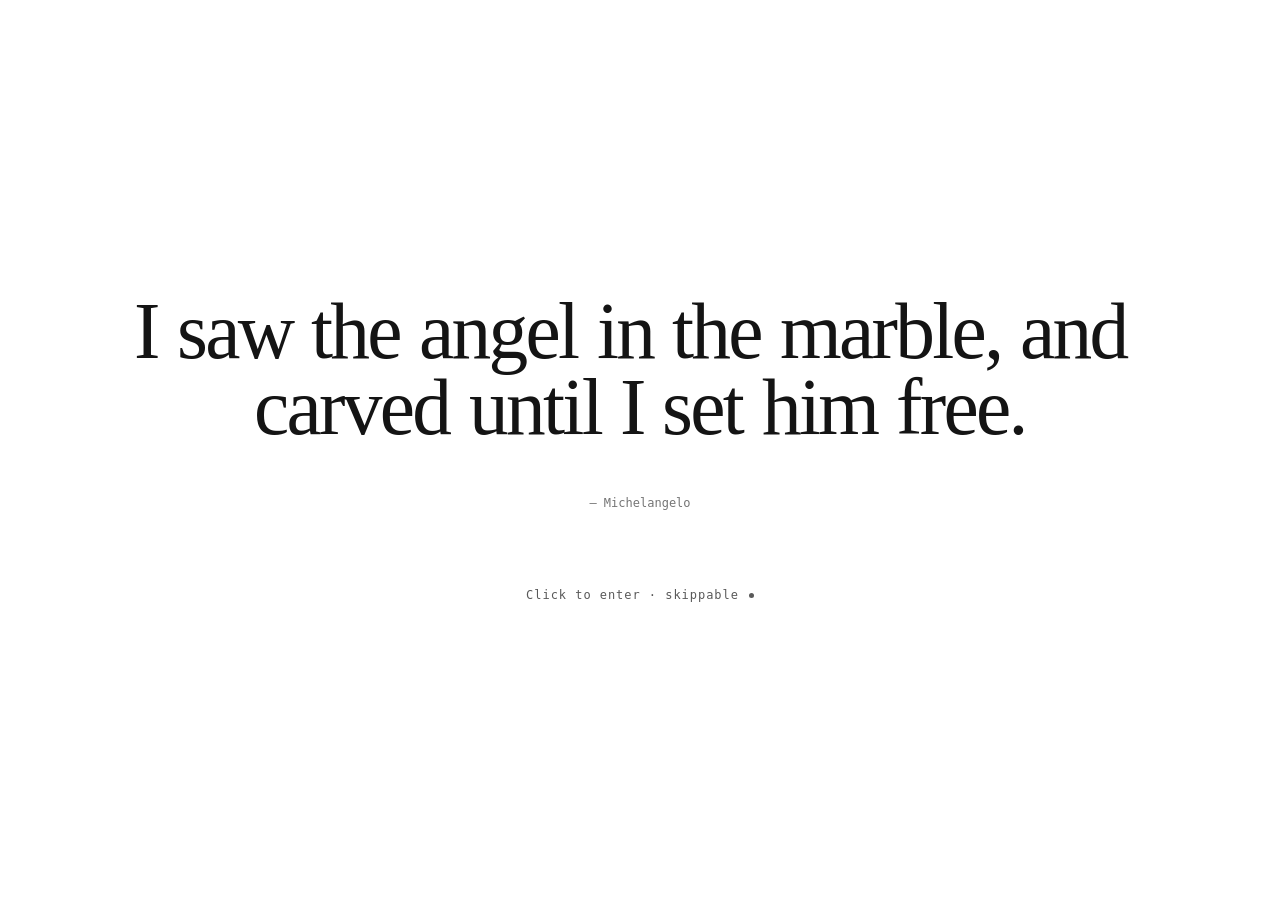
<file: index.html>
<!DOCTYPE html>
<html lang="zh">
  <head>
    <meta charset="UTF-8" />
    <meta name="viewport" content="width=device-width, initial-scale=1.0" />
    <link rel="icon" type="image/svg+xml" href="/favicon.svg" />
    <title>Baizhi Chen——Looking for something</title>
    <meta
      name="description"
      content="陈柏志 — 工业设计出身的硬件产品经理，用 AI 原生工作流做产品。个人作品集与公开证据链。"
    />
    <meta property="og:title" content="Baizhi Chen——Looking for something" />
    <meta property="og:description" content="工业设计出身的硬件产品经理，用 AI 原生工作流做产品。个人作品集与公开证据链。" />
    <meta property="og:type" content="website" />
    <script type="module" crossorigin src="/assets/index-BaYVp6WU.js"></script>
    <link rel="stylesheet" crossorigin href="/assets/index-jA3xjpha.css">
    <script type="application/ld+json">{
  "@context": "https://schema.org",
  "@type": "Person",
  "name": "陈柏志",
  "alternateName": [
    "白纸上",
    "Chen Baizhi"
  ],
  "description": "陈柏志 — 工业设计出身的硬件产品经理，用 AI 原生工作流做产品。个人作品集与公开证据链。",
  "jobTitle": "硬件产品经理",
  "email": "mailto:202622089004@mail.bnu.edu.cn",
  "telephone": "+86 182 5069 8500",
  "alumniOf": [
    {
      "@type": "CollegeOrUniversity",
      "name": "华侨大学（工业设计，本科）"
    },
    {
      "@type": "CollegeOrUniversity",
      "name": "北京师范大学未来设计学院（设计，硕士在读）"
    }
  ],
  "knowsAbout": [
    "服务设计",
    "工业设计",
    "硬件产品",
    "人因工程"
  ],
  "sameAs": [
    "https://github.com/baizhichen-web",
    "https://www.xiaohongshu.com/user/profile/5d554004000000001200b5d5"
  ],
  "award": [
    "2023.11　2022–2023 学年国家奖学金",
    "2024.11　2023–2024 学年华侨大学翁俊民奖学金",
    "2025.01　华侨大学 2023–2024 年度“优秀共青团员”",
    "2024.11　2023–2024 学年校优秀学生",
    "2023.11　2022–2023 学年校优秀学生",
    "2024.11　2023–2024 学年华侨大学校一等奖学金",
    "2025.11　2024–2025 学年国家奖学金",
    "2025.11　2024–2025 学年校优秀学生",
    "2025.11　2024–2025 学年校优秀干部",
    "2026.06　华侨大学校优秀毕业生",
    "2025.05　米兰设计周中国高校设计学科师生优秀作品展：国赛二等奖、福建赛区一等奖",
    "2024.11　青苔国际工业设计大赛：“青苔设计菁英 TOP100”“青苔设计 TOP100”",
    "2025.05　“海丝无界·融创泉州”海峡两岸文创设计工作坊：一等奖",
    "2025.08　未来设计师·全国高校数字艺术设计大赛：福建赛区二等奖",
    "2025.08　中国好创意暨全国数字艺术设计大赛：福建赛区三等奖、优秀奖",
    "2024.11　第五届越窑杯陶瓷创意设计大赛：入围奖",
    "2025.11　第十届“两岸新锐设计竞赛·华灿奖”：福建赛区二等奖",
    "2025.11　青苔国际工业设计大赛：三等奖 ×2"
  ],
  "url": "https://baizhichen-web.github.io"
}</script>
    <script>window.__SITE_URL__="https://baizhichen-web.github.io";</script>
    <meta property="og:image" content="https://baizhichen-web.github.io/media/og-card.jpg">
    <meta property="og:url" content="https://baizhichen-web.github.io">
    <meta name="twitter:card" content="summary_large_image">
    <link rel="canonical" href="https://baizhichen-web.github.io">
  </head>
  <body>
    <div id="root"></div>
  </body>
</html>
</file>
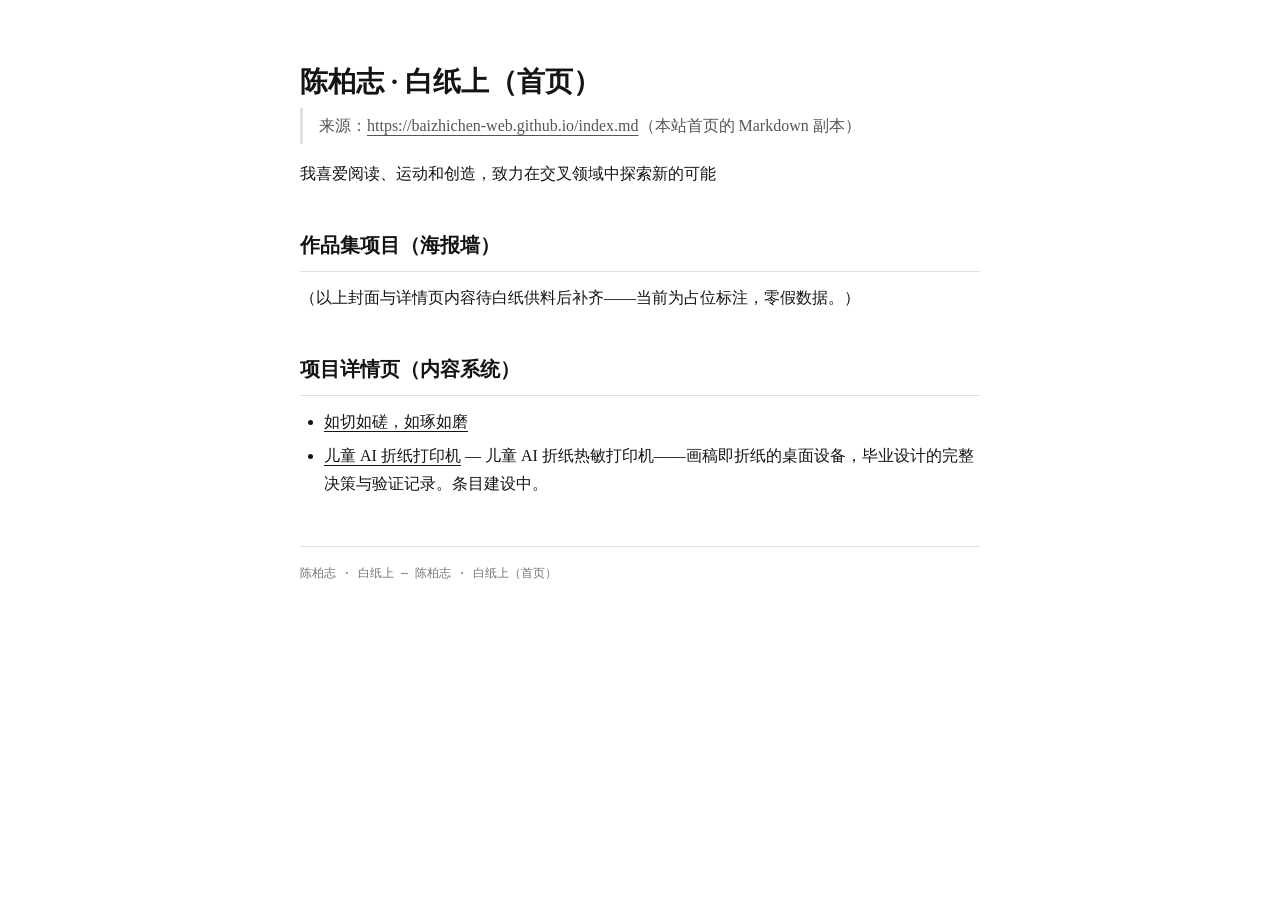
<file: home.html>
<!DOCTYPE html>
<html lang="zh">
<head>
<meta charset="UTF-8" />
<meta name="viewport" content="width=device-width, initial-scale=1.0" />
<title>陈柏志 · 白纸上（首页）</title>
<meta property="og:title" content="陈柏志 · 白纸上（首页）" />
<meta property="og:image" content="https://baizhichen-web.github.io/media/og-card.jpg" />
<meta name="twitter:card" content="summary_large_image" />
<style>
  body { margin: 0; background: #ffffff; color: #141414; font-family: "Noto Serif SC","Source Han Serif SC",Georgia,"Times New Roman",serif; font-size: 16px; line-height: 1.75; }
  main { max-width: 680px; margin: 0 auto; padding: 64px 24px; }
  h1 { font-size: 28px; line-height: 1.3; margin: 0 0 8px; }
  h2 { font-size: 20px; margin: 40px 0 12px; padding-bottom: 8px; border-bottom: 1px solid #e0e0e0; }
  h3 { font-size: 17px; margin: 28px 0 10px; }
  p { margin: 0 0 16px; }
  ul, ol { margin: 0 0 16px; padding-left: 24px; }
  li { margin-bottom: 6px; }
  blockquote { margin: 0 0 16px; padding: 4px 16px; border-left: 3px solid #e0e0e0; color: #555555; }
  a { color: inherit; text-underline-offset: 4px; }
  code { font-family: ui-monospace, "JetBrains Mono", Consolas, monospace; font-size: 14px; background: #f3f3f3; padding: 1px 5px; border-radius: 3px; }
  hr { border: 0; border-top: 1px solid #e0e0e0; margin: 40px 0; }
  footer { margin-top: 48px; padding-top: 16px; border-top: 1px solid #e0e0e0; font-family: ui-monospace, Consolas, monospace; font-size: 12px; color: #757575; }
</style>
</head>
<body>
<main>
<h1>陈柏志 · 白纸上（首页）</h1>
<blockquote>来源：<a href="https://baizhichen-web.github.io/index.md">https://baizhichen-web.github.io/index.md</a>（本站首页的 Markdown 副本）</blockquote>
<p>我喜爱阅读、运动和创造，致力在交叉领域中探索新的可能</p>
<h2>作品集项目（海报墙）</h2>
<p>（以上封面与详情页内容待白纸供料后补齐——当前为占位标注，零假数据。）</p>
<h2>项目详情页（内容系统）</h2>
<ul>
<li><a href="https://baizhichen-web.github.io/projects/ceramic-cmf.md">如切如磋，如琢如磨</a></li>
<li><a href="https://baizhichen-web.github.io/projects/zhezhi-printer.md">儿童 AI 折纸打印机</a> — 儿童 AI 折纸热敏打印机——画稿即折纸的桌面设备，毕业设计的完整决策与验证记录。条目建设中。</li>
</ul>
<footer>陈柏志 · 白纸上 — 陈柏志 · 白纸上（首页）</footer>
</main>
</body>
</html>
</file>
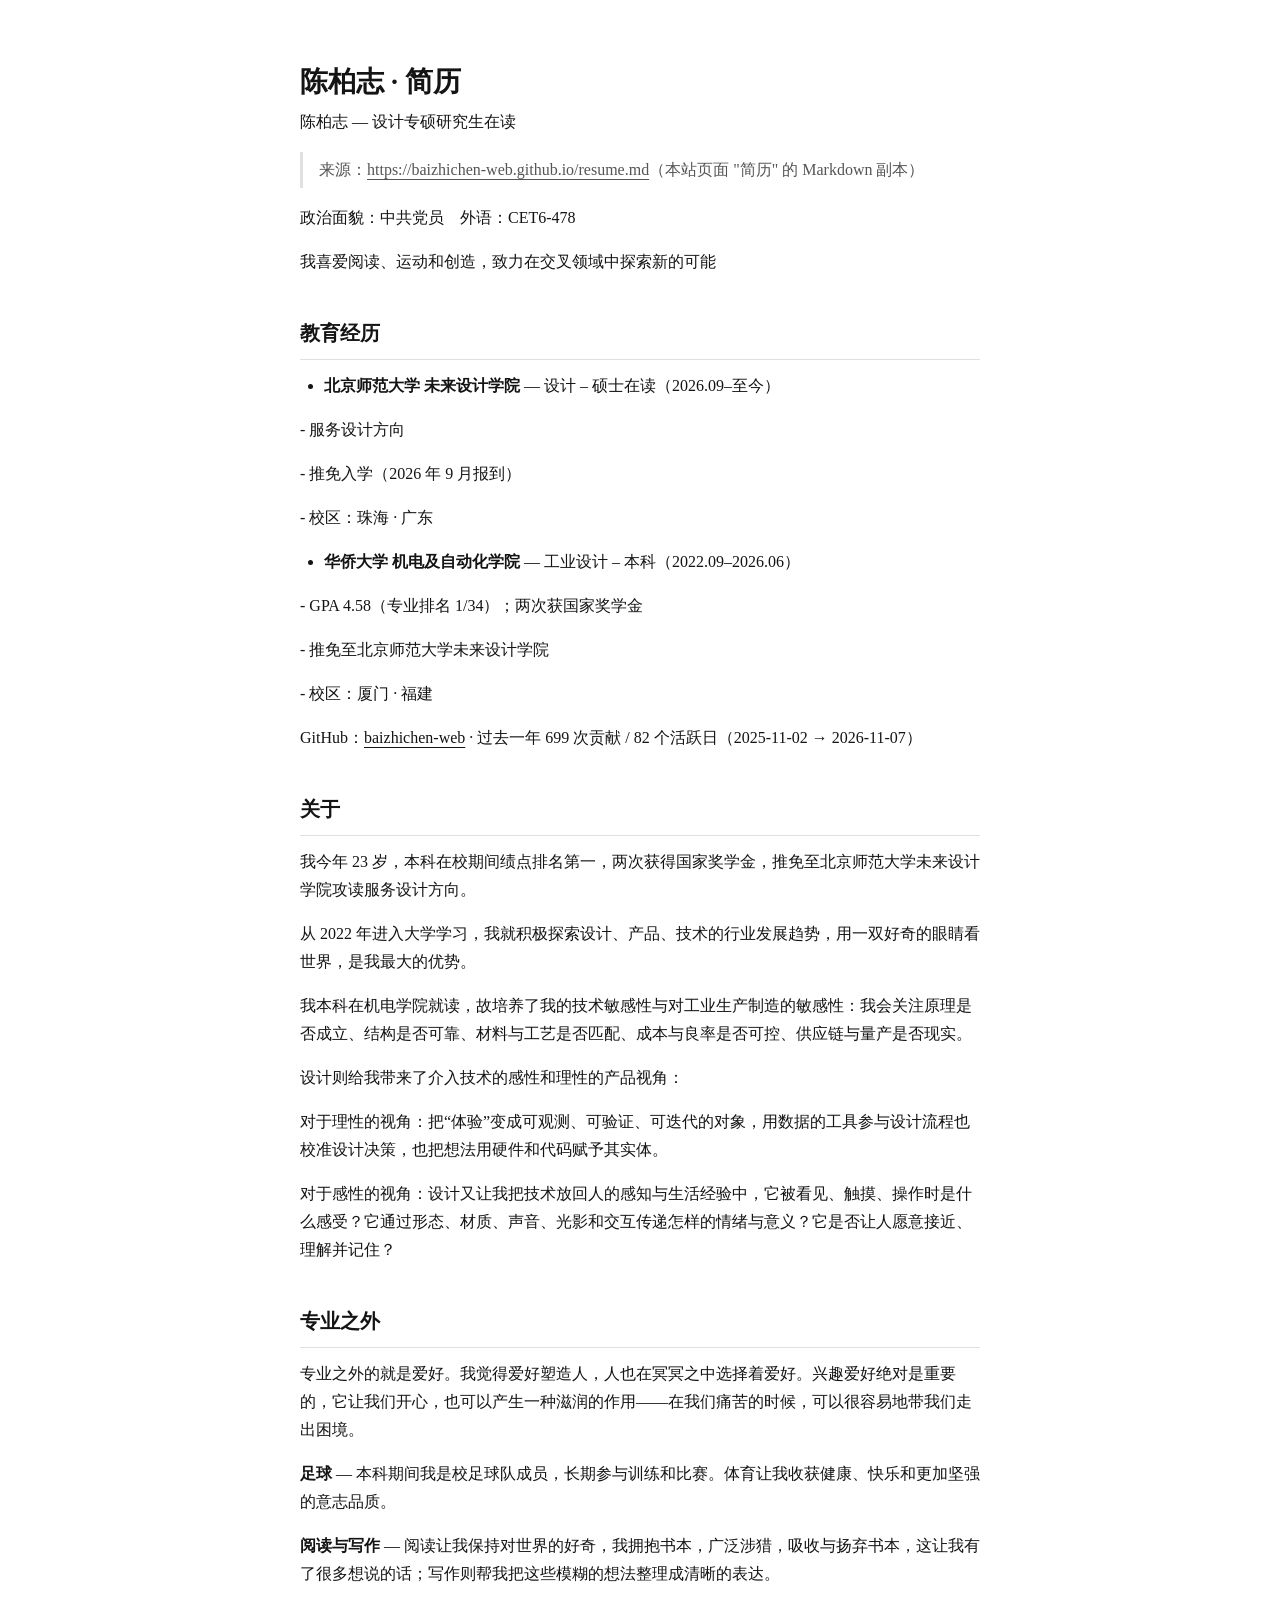
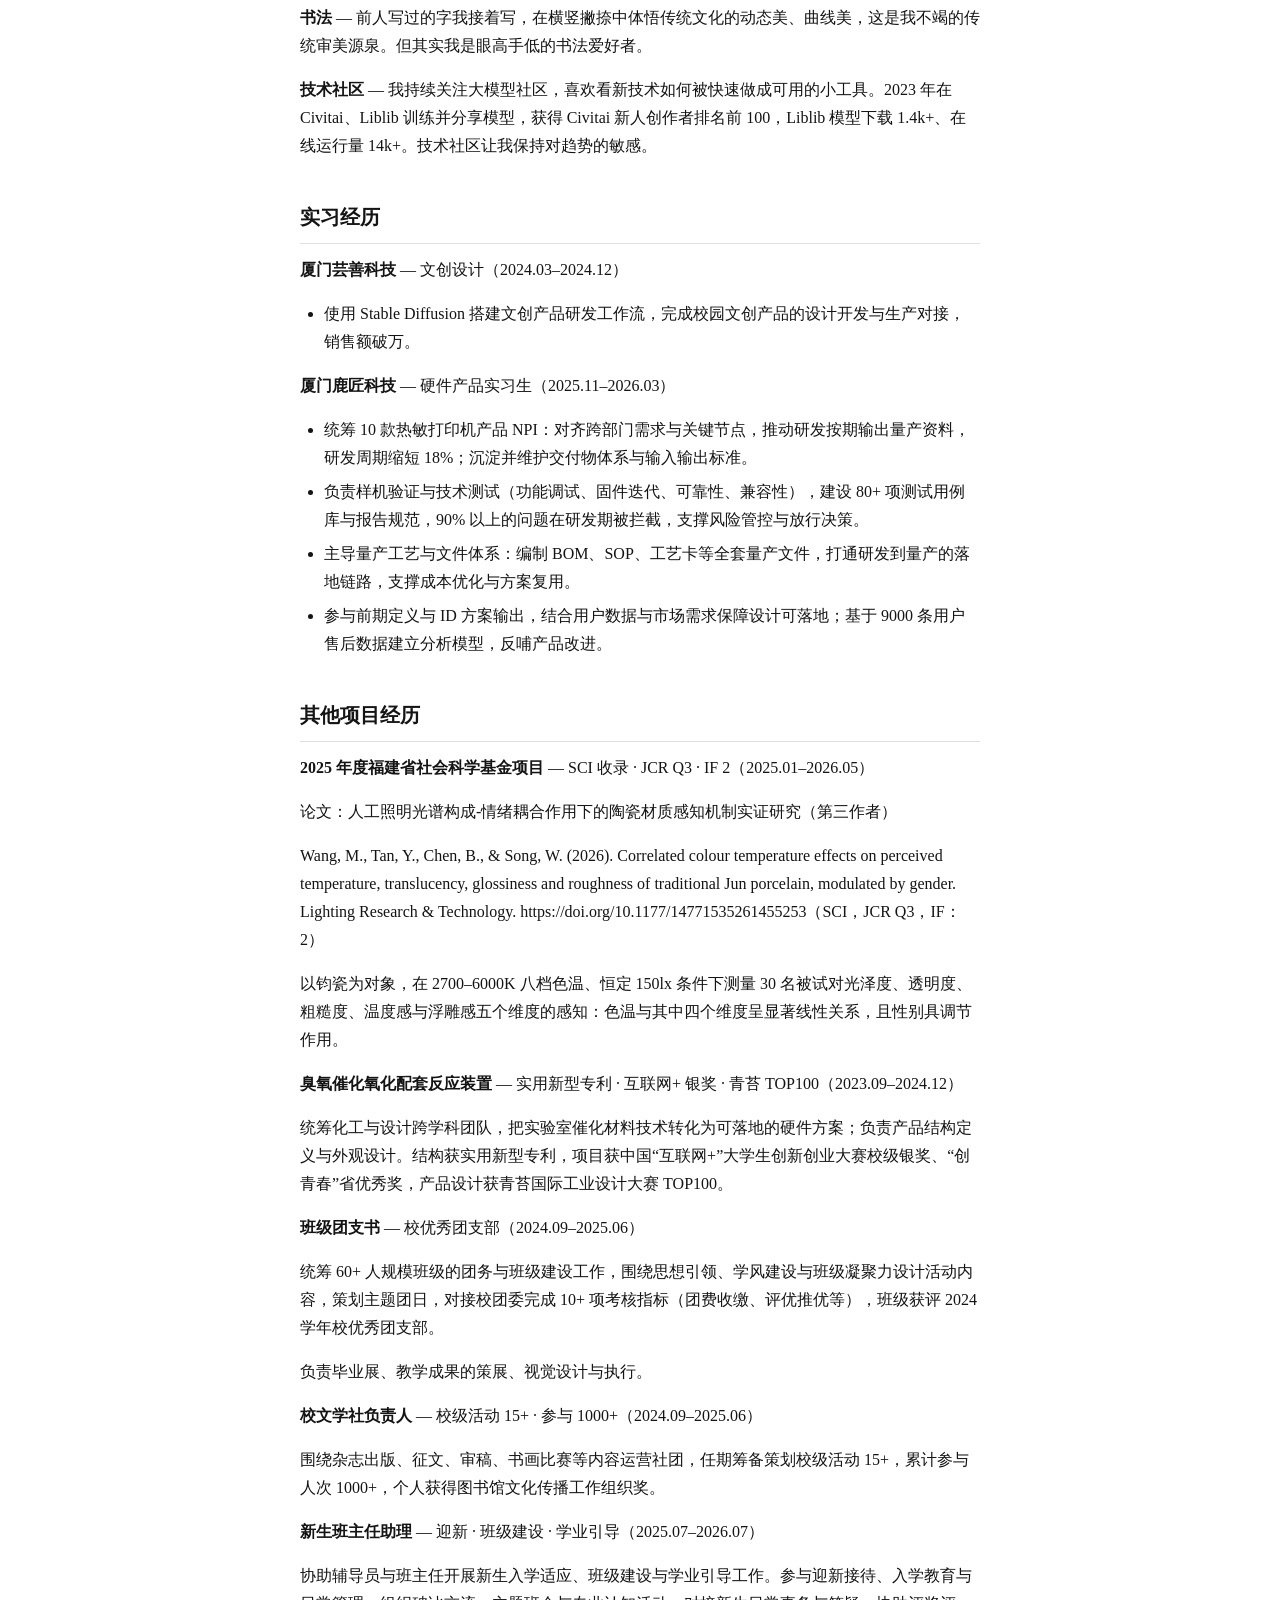
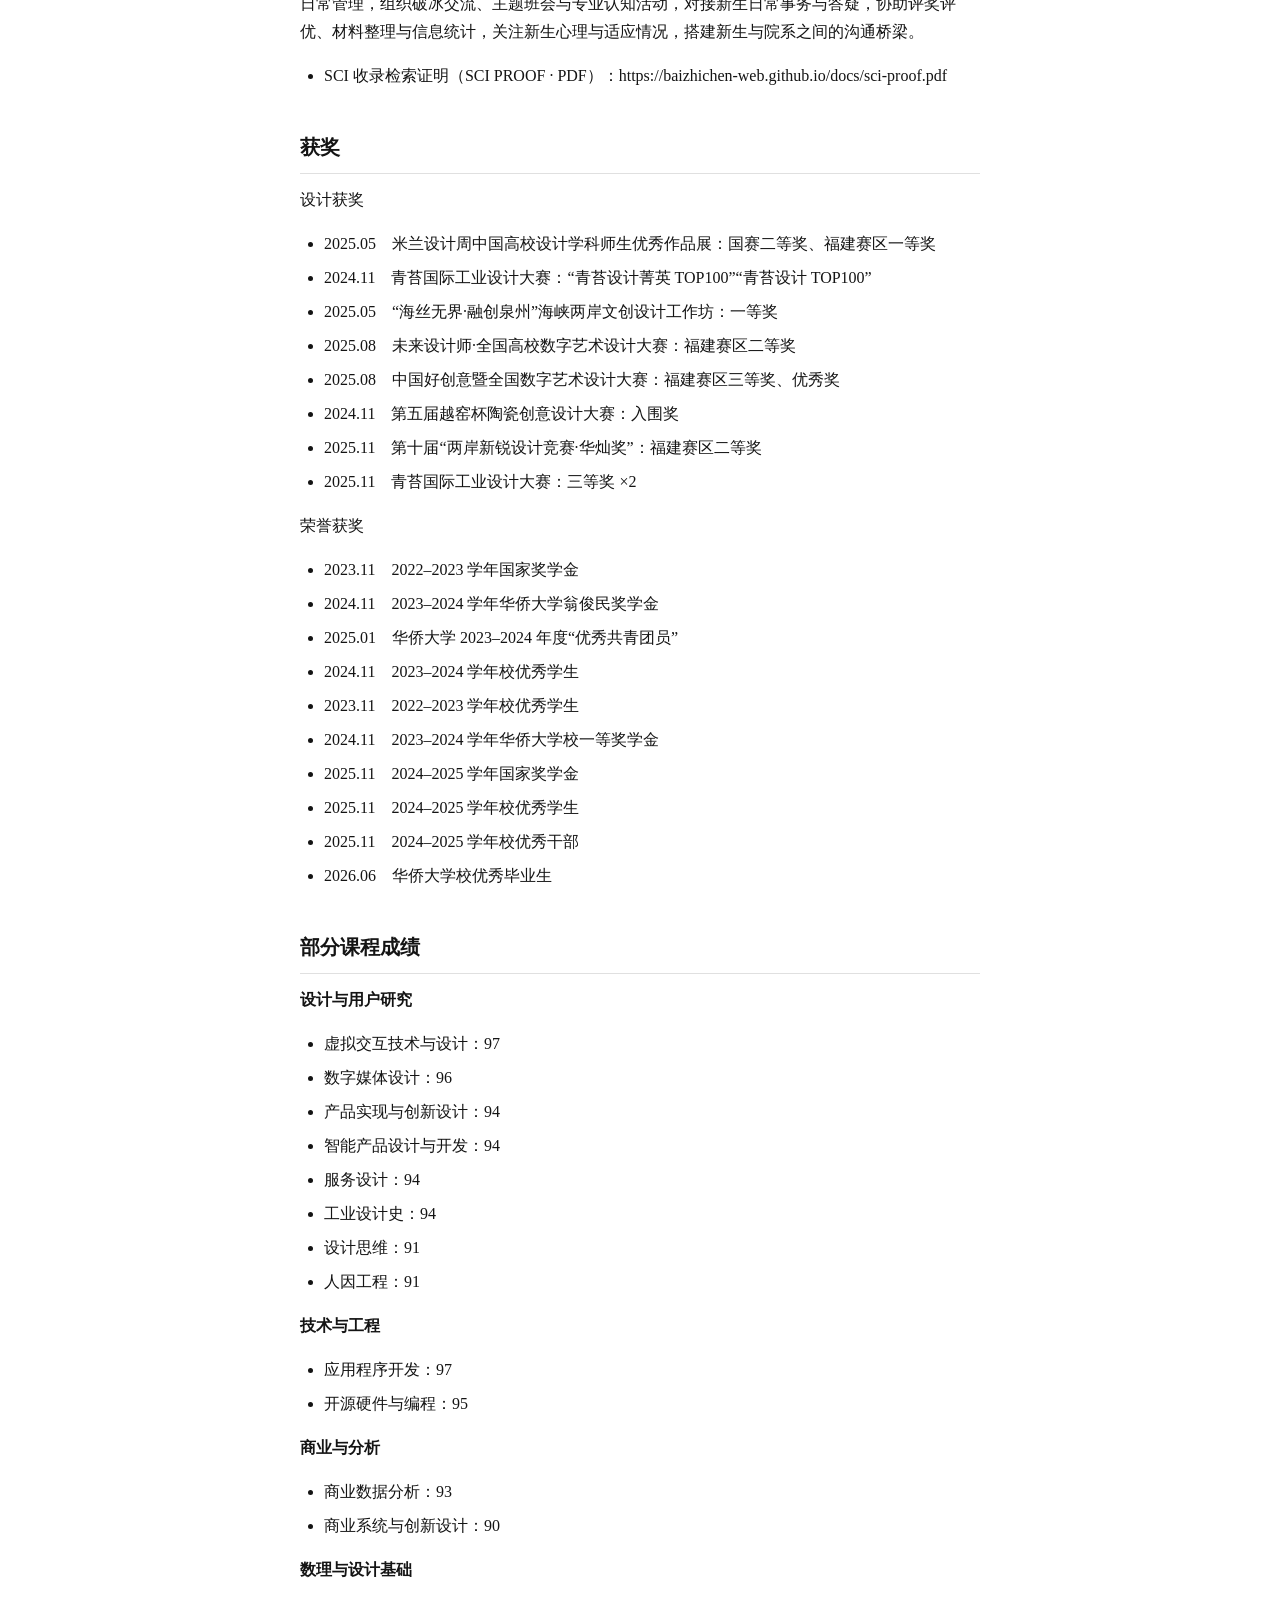
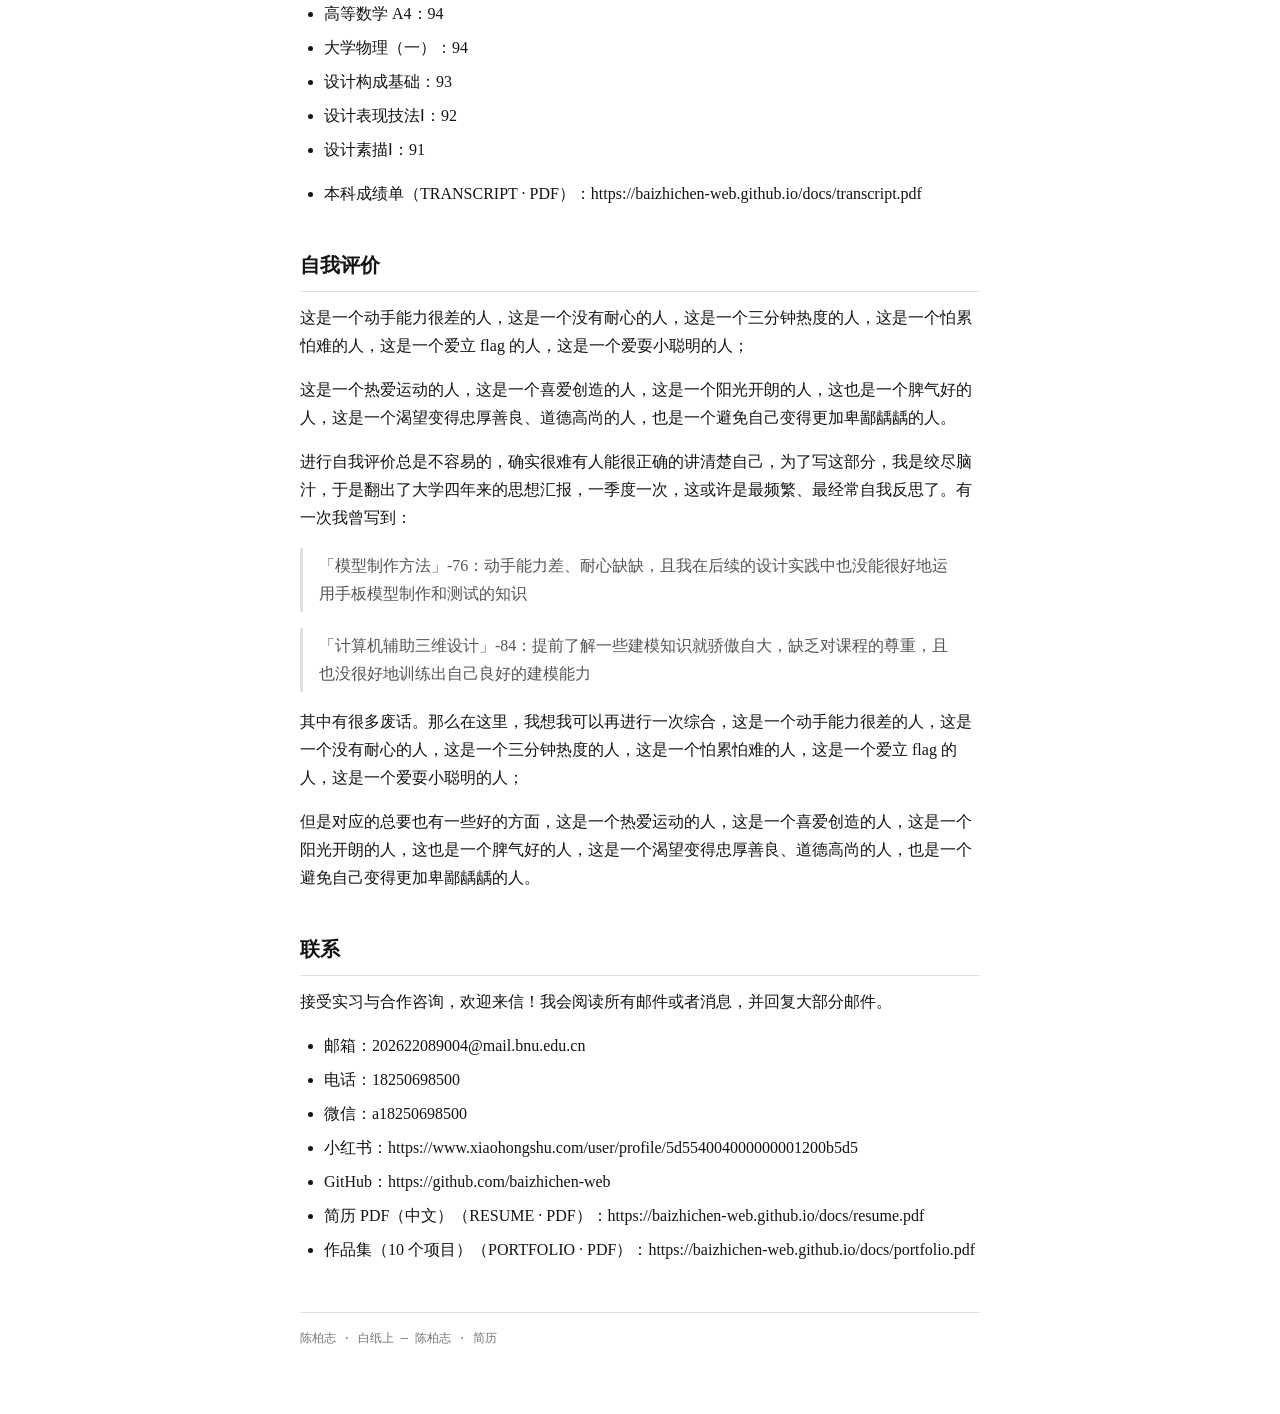
<file: resume.html>
<!DOCTYPE html>
<html lang="zh">
<head>
<meta charset="UTF-8" />
<meta name="viewport" content="width=device-width, initial-scale=1.0" />
<title>陈柏志 · 简历</title>
<meta property="og:title" content="陈柏志 · 简历" />
<meta property="og:image" content="https://baizhichen-web.github.io/media/og-card.jpg" />
<meta name="twitter:card" content="summary_large_image" />
<style>
  body { margin: 0; background: #ffffff; color: #141414; font-family: "Noto Serif SC","Source Han Serif SC",Georgia,"Times New Roman",serif; font-size: 16px; line-height: 1.75; }
  main { max-width: 680px; margin: 0 auto; padding: 64px 24px; }
  h1 { font-size: 28px; line-height: 1.3; margin: 0 0 8px; }
  h2 { font-size: 20px; margin: 40px 0 12px; padding-bottom: 8px; border-bottom: 1px solid #e0e0e0; }
  h3 { font-size: 17px; margin: 28px 0 10px; }
  p { margin: 0 0 16px; }
  ul, ol { margin: 0 0 16px; padding-left: 24px; }
  li { margin-bottom: 6px; }
  blockquote { margin: 0 0 16px; padding: 4px 16px; border-left: 3px solid #e0e0e0; color: #555555; }
  a { color: inherit; text-underline-offset: 4px; }
  code { font-family: ui-monospace, "JetBrains Mono", Consolas, monospace; font-size: 14px; background: #f3f3f3; padding: 1px 5px; border-radius: 3px; }
  hr { border: 0; border-top: 1px solid #e0e0e0; margin: 40px 0; }
  footer { margin-top: 48px; padding-top: 16px; border-top: 1px solid #e0e0e0; font-family: ui-monospace, Consolas, monospace; font-size: 12px; color: #757575; }
</style>
</head>
<body>
<main>
<h1>陈柏志 · 简历</h1>
<p>陈柏志 — 设计专硕研究生在读</p>
<blockquote>来源：<a href="https://baizhichen-web.github.io/resume.md">https://baizhichen-web.github.io/resume.md</a>（本站页面 "简历" 的 Markdown 副本）</blockquote>
<p>政治面貌：中共党员　外语：CET6-478</p>
<p>我喜爱阅读、运动和创造，致力在交叉领域中探索新的可能</p>
<h2>教育经历</h2>
<ul>
<li><strong>北京师范大学 未来设计学院</strong> — 设计 – 硕士在读（2026.09–至今）</li>
</ul>
<p>  - 服务设计方向</p>
<p>  - 推免入学（2026 年 9 月报到）</p>
<p>  - 校区：珠海 · 广东</p>
<ul>
<li><strong>华侨大学 机电及自动化学院</strong> — 工业设计 – 本科（2022.09–2026.06）</li>
</ul>
<p>  - GPA 4.58（专业排名 1/34）；两次获国家奖学金</p>
<p>  - 推免至北京师范大学未来设计学院</p>
<p>  - 校区：厦门 · 福建</p>
<p>GitHub：<a href="https://github.com/baizhichen-web">baizhichen-web</a> · 过去一年 699 次贡献 / 82 个活跃日（2025-11-02 → 2026-11-07）</p>
<h2>关于</h2>
<p>我今年 23 岁，本科在校期间绩点排名第一，两次获得国家奖学金，推免至北京师范大学未来设计学院攻读服务设计方向。</p>
<p>从 2022 年进入大学学习，我就积极探索设计、产品、技术的行业发展趋势，用一双好奇的眼睛看世界，是我最大的优势。</p>
<p>我本科在机电学院就读，故培养了我的技术敏感性与对工业生产制造的敏感性：我会关注原理是否成立、结构是否可靠、材料与工艺是否匹配、成本与良率是否可控、供应链与量产是否现实。</p>
<p>设计则给我带来了介入技术的感性和理性的产品视角：</p>
<p>对于理性的视角：把“体验”变成可观测、可验证、可迭代的对象，用数据的工具参与设计流程也校准设计决策，也把想法用硬件和代码赋予其实体。</p>
<p>对于感性的视角：设计又让我把技术放回人的感知与生活经验中，它被看见、触摸、操作时是什么感受？它通过形态、材质、声音、光影和交互传递怎样的情绪与意义？它是否让人愿意接近、理解并记住？</p>
<h2>专业之外</h2>
<p>专业之外的就是爱好。我觉得爱好塑造人，人也在冥冥之中选择着爱好。兴趣爱好绝对是重要的，它让我们开心，也可以产生一种滋润的作用——在我们痛苦的时候，可以很容易地带我们走出困境。</p>
<p><strong>足球</strong> — 本科期间我是校足球队成员，长期参与训练和比赛。体育让我收获健康、快乐和更加坚强的意志品质。</p>
<p><strong>阅读与写作</strong> — 阅读让我保持对世界的好奇，我拥抱书本，广泛涉猎，吸收与扬弃书本，这让我有了很多想说的话；写作则帮我把这些模糊的想法整理成清晰的表达。</p>
<p><strong>书法</strong> — 前人写过的字我接着写，在横竖撇捺中体悟传统文化的动态美、曲线美，这是我不竭的传统审美源泉。但其实我是眼高手低的书法爱好者。</p>
<p><strong>技术社区</strong> — 我持续关注大模型社区，喜欢看新技术如何被快速做成可用的小工具。2023 年在 Civitai、Liblib 训练并分享模型，获得 Civitai 新人创作者排名前 100，Liblib 模型下载 1.4k+、在线运行量 14k+。技术社区让我保持对趋势的敏感。</p>
<h2>实习经历</h2>
<p><strong>厦门芸善科技</strong> — 文创设计（2024.03–2024.12）</p>
<ul>
<li>使用 Stable Diffusion 搭建文创产品研发工作流，完成校园文创产品的设计开发与生产对接，销售额破万。</li>
</ul>
<p><strong>厦门鹿匠科技</strong> — 硬件产品实习生（2025.11–2026.03）</p>
<ul>
<li>统筹 10 款热敏打印机产品 NPI：对齐跨部门需求与关键节点，推动研发按期输出量产资料，研发周期缩短 18%；沉淀并维护交付物体系与输入输出标准。</li>
<li>负责样机验证与技术测试（功能调试、固件迭代、可靠性、兼容性），建设 80+ 项测试用例库与报告规范，90% 以上的问题在研发期被拦截，支撑风险管控与放行决策。</li>
<li>主导量产工艺与文件体系：编制 BOM、SOP、工艺卡等全套量产文件，打通研发到量产的落地链路，支撑成本优化与方案复用。</li>
<li>参与前期定义与 ID 方案输出，结合用户数据与市场需求保障设计可落地；基于 9000 条用户售后数据建立分析模型，反哺产品改进。</li>
</ul>
<h2>其他项目经历</h2>
<p><strong>2025 年度福建省社会科学基金项目</strong> — SCI 收录 · JCR Q3 · IF 2（2025.01–2026.05）</p>
<p>论文：人工照明光谱构成-情绪耦合作用下的陶瓷材质感知机制实证研究（第三作者）</p>
<p>Wang, M., Tan, Y., Chen, B., &amp; Song, W. (2026). Correlated colour temperature effects on perceived temperature, translucency, glossiness and roughness of traditional Jun porcelain, modulated by gender. Lighting Research &amp; Technology. https://doi.org/10.1177/14771535261455253（SCI，JCR Q3，IF：2）</p>
<p>以钧瓷为对象，在 2700–6000K 八档色温、恒定 150lx 条件下测量 30 名被试对光泽度、透明度、粗糙度、温度感与浮雕感五个维度的感知：色温与其中四个维度呈显著线性关系，且性别具调节作用。</p>
<p><strong>臭氧催化氧化配套反应装置</strong> — 实用新型专利 · 互联网+ 银奖 · 青苔 TOP100（2023.09–2024.12）</p>
<p>统筹化工与设计跨学科团队，把实验室催化材料技术转化为可落地的硬件方案；负责产品结构定义与外观设计。结构获实用新型专利，项目获中国“互联网+”大学生创新创业大赛校级银奖、“创青春”省优秀奖，产品设计获青苔国际工业设计大赛 TOP100。</p>
<p><strong>班级团支书</strong> — 校优秀团支部（2024.09–2025.06）</p>
<p>统筹 60+ 人规模班级的团务与班级建设工作，围绕思想引领、学风建设与班级凝聚力设计活动内容，策划主题团日，对接校团委完成 10+ 项考核指标（团费收缴、评优推优等），班级获评 2024 学年校优秀团支部。</p>
<p>负责毕业展、教学成果的策展、视觉设计与执行。</p>
<p><strong>校文学社负责人</strong> — 校级活动 15+ · 参与 1000+（2024.09–2025.06）</p>
<p>围绕杂志出版、征文、审稿、书画比赛等内容运营社团，任期筹备策划校级活动 15+，累计参与人次 1000+，个人获得图书馆文化传播工作组织奖。</p>
<p><strong>新生班主任助理</strong> — 迎新 · 班级建设 · 学业引导（2025.07–2026.07）</p>
<p>协助辅导员与班主任开展新生入学适应、班级建设与学业引导工作。参与迎新接待、入学教育与日常管理，组织破冰交流、主题班会与专业认知活动，对接新生日常事务与答疑，协助评奖评优、材料整理与信息统计，关注新生心理与适应情况，搭建新生与院系之间的沟通桥梁。</p>
<ul>
<li>SCI 收录检索证明（SCI PROOF · PDF）：https://baizhichen-web.github.io/docs/sci-proof.pdf</li>
</ul>
<h2>获奖</h2>
<p>设计获奖</p>
<ul>
<li>2025.05　米兰设计周中国高校设计学科师生优秀作品展：国赛二等奖、福建赛区一等奖</li>
<li>2024.11　青苔国际工业设计大赛：“青苔设计菁英 TOP100”“青苔设计 TOP100”</li>
<li>2025.05　“海丝无界·融创泉州”海峡两岸文创设计工作坊：一等奖</li>
<li>2025.08　未来设计师·全国高校数字艺术设计大赛：福建赛区二等奖</li>
<li>2025.08　中国好创意暨全国数字艺术设计大赛：福建赛区三等奖、优秀奖</li>
<li>2024.11　第五届越窑杯陶瓷创意设计大赛：入围奖</li>
<li>2025.11　第十届“两岸新锐设计竞赛·华灿奖”：福建赛区二等奖</li>
<li>2025.11　青苔国际工业设计大赛：三等奖 ×2</li>
</ul>
<p>荣誉获奖</p>
<ul>
<li>2023.11　2022–2023 学年国家奖学金</li>
<li>2024.11　2023–2024 学年华侨大学翁俊民奖学金</li>
<li>2025.01　华侨大学 2023–2024 年度“优秀共青团员”</li>
<li>2024.11　2023–2024 学年校优秀学生</li>
<li>2023.11　2022–2023 学年校优秀学生</li>
<li>2024.11　2023–2024 学年华侨大学校一等奖学金</li>
<li>2025.11　2024–2025 学年国家奖学金</li>
<li>2025.11　2024–2025 学年校优秀学生</li>
<li>2025.11　2024–2025 学年校优秀干部</li>
<li>2026.06　华侨大学校优秀毕业生</li>
</ul>
<h2>部分课程成绩</h2>
<p><strong>设计与用户研究</strong></p>
<ul>
<li>虚拟交互技术与设计：97</li>
<li>数字媒体设计：96</li>
<li>产品实现与创新设计：94</li>
<li>智能产品设计与开发：94</li>
<li>服务设计：94</li>
<li>工业设计史：94</li>
<li>设计思维：91</li>
<li>人因工程：91</li>
</ul>
<p><strong>技术与工程</strong></p>
<ul>
<li>应用程序开发：97</li>
<li>开源硬件与编程：95</li>
</ul>
<p><strong>商业与分析</strong></p>
<ul>
<li>商业数据分析：93</li>
<li>商业系统与创新设计：90</li>
</ul>
<p><strong>数理与设计基础</strong></p>
<ul>
<li>高等数学 A4：94</li>
<li>大学物理（一）：94</li>
<li>设计构成基础：93</li>
<li>设计表现技法Ⅰ：92</li>
<li>设计素描Ⅰ：91</li>
</ul>
<ul>
<li>本科成绩单（TRANSCRIPT · PDF）：https://baizhichen-web.github.io/docs/transcript.pdf</li>
</ul>
<h2>自我评价</h2>
<p>这是一个动手能力很差的人，这是一个没有耐心的人，这是一个三分钟热度的人，这是一个怕累怕难的人，这是一个爱立 flag 的人，这是一个爱耍小聪明的人；</p>
<p>这是一个热爱运动的人，这是一个喜爱创造的人，这是一个阳光开朗的人，这也是一个脾气好的人，这是一个渴望变得忠厚善良、道德高尚的人，也是一个避免自己变得更加卑鄙龋龋的人。</p>
<p>进行自我评价总是不容易的，确实很难有人能很正确的讲清楚自己，为了写这部分，我是绞尽脑汁，于是翻出了大学四年来的思想汇报，一季度一次，这或许是最频繁、最经常自我反思了。有一次我曾写到：</p>
<blockquote>「模型制作方法」-76：动手能力差、耐心缺缺，且我在后续的设计实践中也没能很好地运用手板模型制作和测试的知识</blockquote>
<blockquote>「计算机辅助三维设计」-84：提前了解一些建模知识就骄傲自大，缺乏对课程的尊重，且也没很好地训练出自己良好的建模能力</blockquote>
<p>其中有很多废话。那么在这里，我想我可以再进行一次综合，这是一个动手能力很差的人，这是一个没有耐心的人，这是一个三分钟热度的人，这是一个怕累怕难的人，这是一个爱立 flag 的人，这是一个爱耍小聪明的人；</p>
<p>但是对应的总要也有一些好的方面，这是一个热爱运动的人，这是一个喜爱创造的人，这是一个阳光开朗的人，这也是一个脾气好的人，这是一个渴望变得忠厚善良、道德高尚的人，也是一个避免自己变得更加卑鄙龋龋的人。</p>
<h2>联系</h2>
<p>接受实习与合作咨询，欢迎来信！我会阅读所有邮件或者消息，并回复大部分邮件。</p>
<ul>
<li>邮箱：202622089004@mail.bnu.edu.cn</li>
<li>电话：18250698500</li>
<li>微信：a18250698500</li>
<li>小红书：https://www.xiaohongshu.com/user/profile/5d554004000000001200b5d5</li>
<li>GitHub：https://github.com/baizhichen-web</li>
<li>简历 PDF（中文）（RESUME · PDF）：https://baizhichen-web.github.io/docs/resume.pdf</li>
<li>作品集（10 个项目）（PORTFOLIO · PDF）：https://baizhichen-web.github.io/docs/portfolio.pdf</li>
</ul>
<footer>陈柏志 · 白纸上 — 陈柏志 · 简历</footer>
</main>
</body>
</html>
</file>
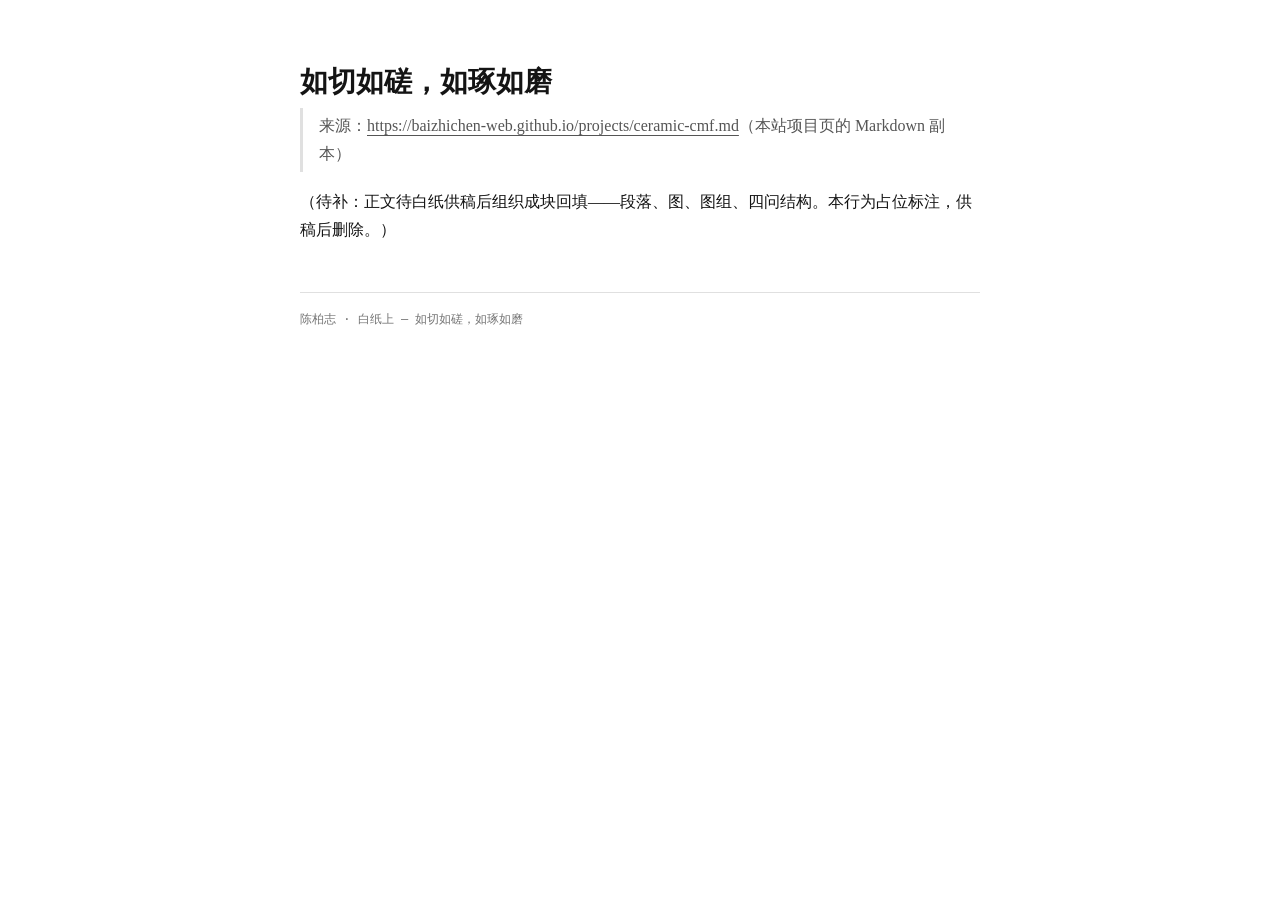
<file: projects/ceramic-cmf.html>
<!DOCTYPE html>
<html lang="zh">
<head>
<meta charset="UTF-8" />
<meta name="viewport" content="width=device-width, initial-scale=1.0" />
<title>如切如磋，如琢如磨</title>
<meta property="og:title" content="如切如磋，如琢如磨" />
<meta property="og:image" content="https://baizhichen-web.github.io/media/og-card.jpg" />
<meta name="twitter:card" content="summary_large_image" />
<script type="application/ld+json">{"@context":"https://schema.org","@type":"CreativeWork","headline":"如切如磋，如琢如磨","name":"如切如磋，如琢如磨","inLanguage":"zh-CN","author":{"@type":"Person","name":"陈柏志","alternateName":"白纸上","url":"https://baizhichen-web.github.io"},"isPartOf":{"@type":"WebSite","name":"陈柏志 · 个人网站","url":"https://baizhichen-web.github.io"},"url":"https://baizhichen-web.github.io/?project=ceramic-cmf"}</script>
<style>
  body { margin: 0; background: #ffffff; color: #141414; font-family: "Noto Serif SC","Source Han Serif SC",Georgia,"Times New Roman",serif; font-size: 16px; line-height: 1.75; }
  main { max-width: 680px; margin: 0 auto; padding: 64px 24px; }
  h1 { font-size: 28px; line-height: 1.3; margin: 0 0 8px; }
  h2 { font-size: 20px; margin: 40px 0 12px; padding-bottom: 8px; border-bottom: 1px solid #e0e0e0; }
  h3 { font-size: 17px; margin: 28px 0 10px; }
  p { margin: 0 0 16px; }
  ul, ol { margin: 0 0 16px; padding-left: 24px; }
  li { margin-bottom: 6px; }
  blockquote { margin: 0 0 16px; padding: 4px 16px; border-left: 3px solid #e0e0e0; color: #555555; }
  a { color: inherit; text-underline-offset: 4px; }
  code { font-family: ui-monospace, "JetBrains Mono", Consolas, monospace; font-size: 14px; background: #f3f3f3; padding: 1px 5px; border-radius: 3px; }
  hr { border: 0; border-top: 1px solid #e0e0e0; margin: 40px 0; }
  footer { margin-top: 48px; padding-top: 16px; border-top: 1px solid #e0e0e0; font-family: ui-monospace, Consolas, monospace; font-size: 12px; color: #757575; }
</style>
</head>
<body>
<main>
<h1>如切如磋，如琢如磨</h1>
<blockquote>来源：<a href="https://baizhichen-web.github.io/projects/ceramic-cmf.md">https://baizhichen-web.github.io/projects/ceramic-cmf.md</a>（本站项目页的 Markdown 副本）</blockquote>
<p>（待补：正文待白纸供稿后组织成块回填——段落、图、图组、四问结构。本行为占位标注，供稿后删除。）</p>
<footer>陈柏志 · 白纸上 — 如切如磋，如琢如磨</footer>
</main>
</body>
</html>
</file>
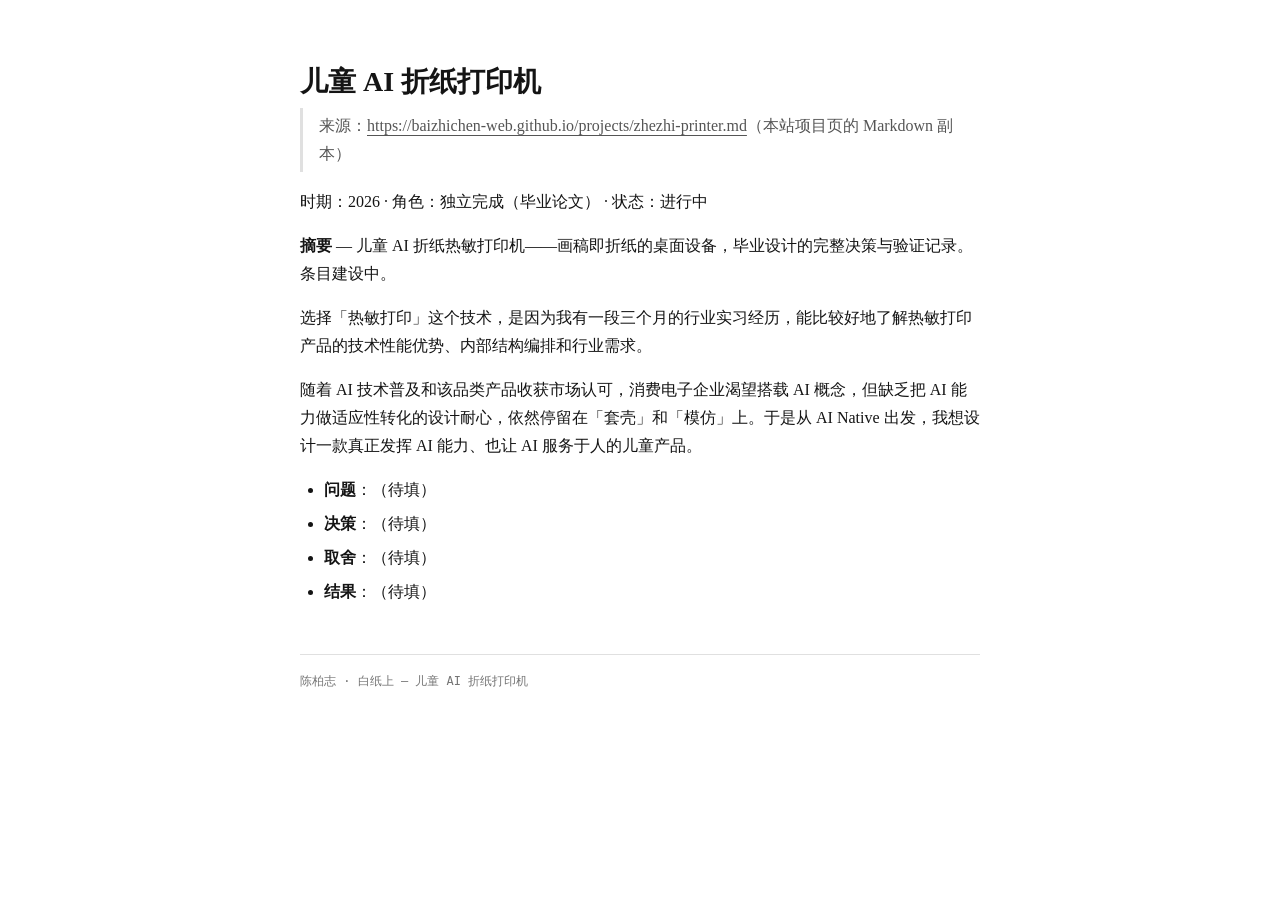
<file: projects/zhezhi-printer.html>
<!DOCTYPE html>
<html lang="zh">
<head>
<meta charset="UTF-8" />
<meta name="viewport" content="width=device-width, initial-scale=1.0" />
<title>儿童 AI 折纸打印机</title>
<meta property="og:title" content="儿童 AI 折纸打印机" />
<meta property="og:image" content="https://baizhichen-web.github.io/media/og-card.jpg" />
<meta name="twitter:card" content="summary_large_image" />
<script type="application/ld+json">{"@context":"https://schema.org","@type":"CreativeWork","headline":"儿童 AI 折纸打印机","name":"儿童 AI 折纸打印机","inLanguage":"zh-CN","author":{"@type":"Person","name":"陈柏志","alternateName":"白纸上","url":"https://baizhichen-web.github.io"},"isPartOf":{"@type":"WebSite","name":"陈柏志 · 个人网站","url":"https://baizhichen-web.github.io"},"url":"https://baizhichen-web.github.io/?project=zhezhi-printer","abstract":"儿童 AI 折纸热敏打印机——画稿即折纸的桌面设备，毕业设计的完整决策与验证记录。条目建设中。"}</script>
<style>
  body { margin: 0; background: #ffffff; color: #141414; font-family: "Noto Serif SC","Source Han Serif SC",Georgia,"Times New Roman",serif; font-size: 16px; line-height: 1.75; }
  main { max-width: 680px; margin: 0 auto; padding: 64px 24px; }
  h1 { font-size: 28px; line-height: 1.3; margin: 0 0 8px; }
  h2 { font-size: 20px; margin: 40px 0 12px; padding-bottom: 8px; border-bottom: 1px solid #e0e0e0; }
  h3 { font-size: 17px; margin: 28px 0 10px; }
  p { margin: 0 0 16px; }
  ul, ol { margin: 0 0 16px; padding-left: 24px; }
  li { margin-bottom: 6px; }
  blockquote { margin: 0 0 16px; padding: 4px 16px; border-left: 3px solid #e0e0e0; color: #555555; }
  a { color: inherit; text-underline-offset: 4px; }
  code { font-family: ui-monospace, "JetBrains Mono", Consolas, monospace; font-size: 14px; background: #f3f3f3; padding: 1px 5px; border-radius: 3px; }
  hr { border: 0; border-top: 1px solid #e0e0e0; margin: 40px 0; }
  footer { margin-top: 48px; padding-top: 16px; border-top: 1px solid #e0e0e0; font-family: ui-monospace, Consolas, monospace; font-size: 12px; color: #757575; }
</style>
</head>
<body>
<main>
<h1>儿童 AI 折纸打印机</h1>
<blockquote>来源：<a href="https://baizhichen-web.github.io/projects/zhezhi-printer.md">https://baizhichen-web.github.io/projects/zhezhi-printer.md</a>（本站项目页的 Markdown 副本）</blockquote>
<p>时期：2026 · 角色：独立完成（毕业论文） · 状态：进行中</p>
<p><strong>摘要</strong> — 儿童 AI 折纸热敏打印机——画稿即折纸的桌面设备，毕业设计的完整决策与验证记录。条目建设中。</p>
<p>选择「热敏打印」这个技术，是因为我有一段三个月的行业实习经历，能比较好地了解热敏打印产品的技术性能优势、内部结构编排和行业需求。</p>
<p>随着 AI 技术普及和该品类产品收获市场认可，消费电子企业渴望搭载 AI 概念，但缺乏把 AI 能力做适应性转化的设计耐心，依然停留在「套壳」和「模仿」上。于是从 AI Native 出发，我想设计一款真正发挥 AI 能力、也让 AI 服务于人的儿童产品。</p>
<ul>
<li><strong>问题</strong>：（待填）</li>
<li><strong>决策</strong>：（待填）</li>
<li><strong>取舍</strong>：（待填）</li>
<li><strong>结果</strong>：（待填）</li>
</ul>
<footer>陈柏志 · 白纸上 — 儿童 AI 折纸打印机</footer>
</main>
</body>
</html>
</file>
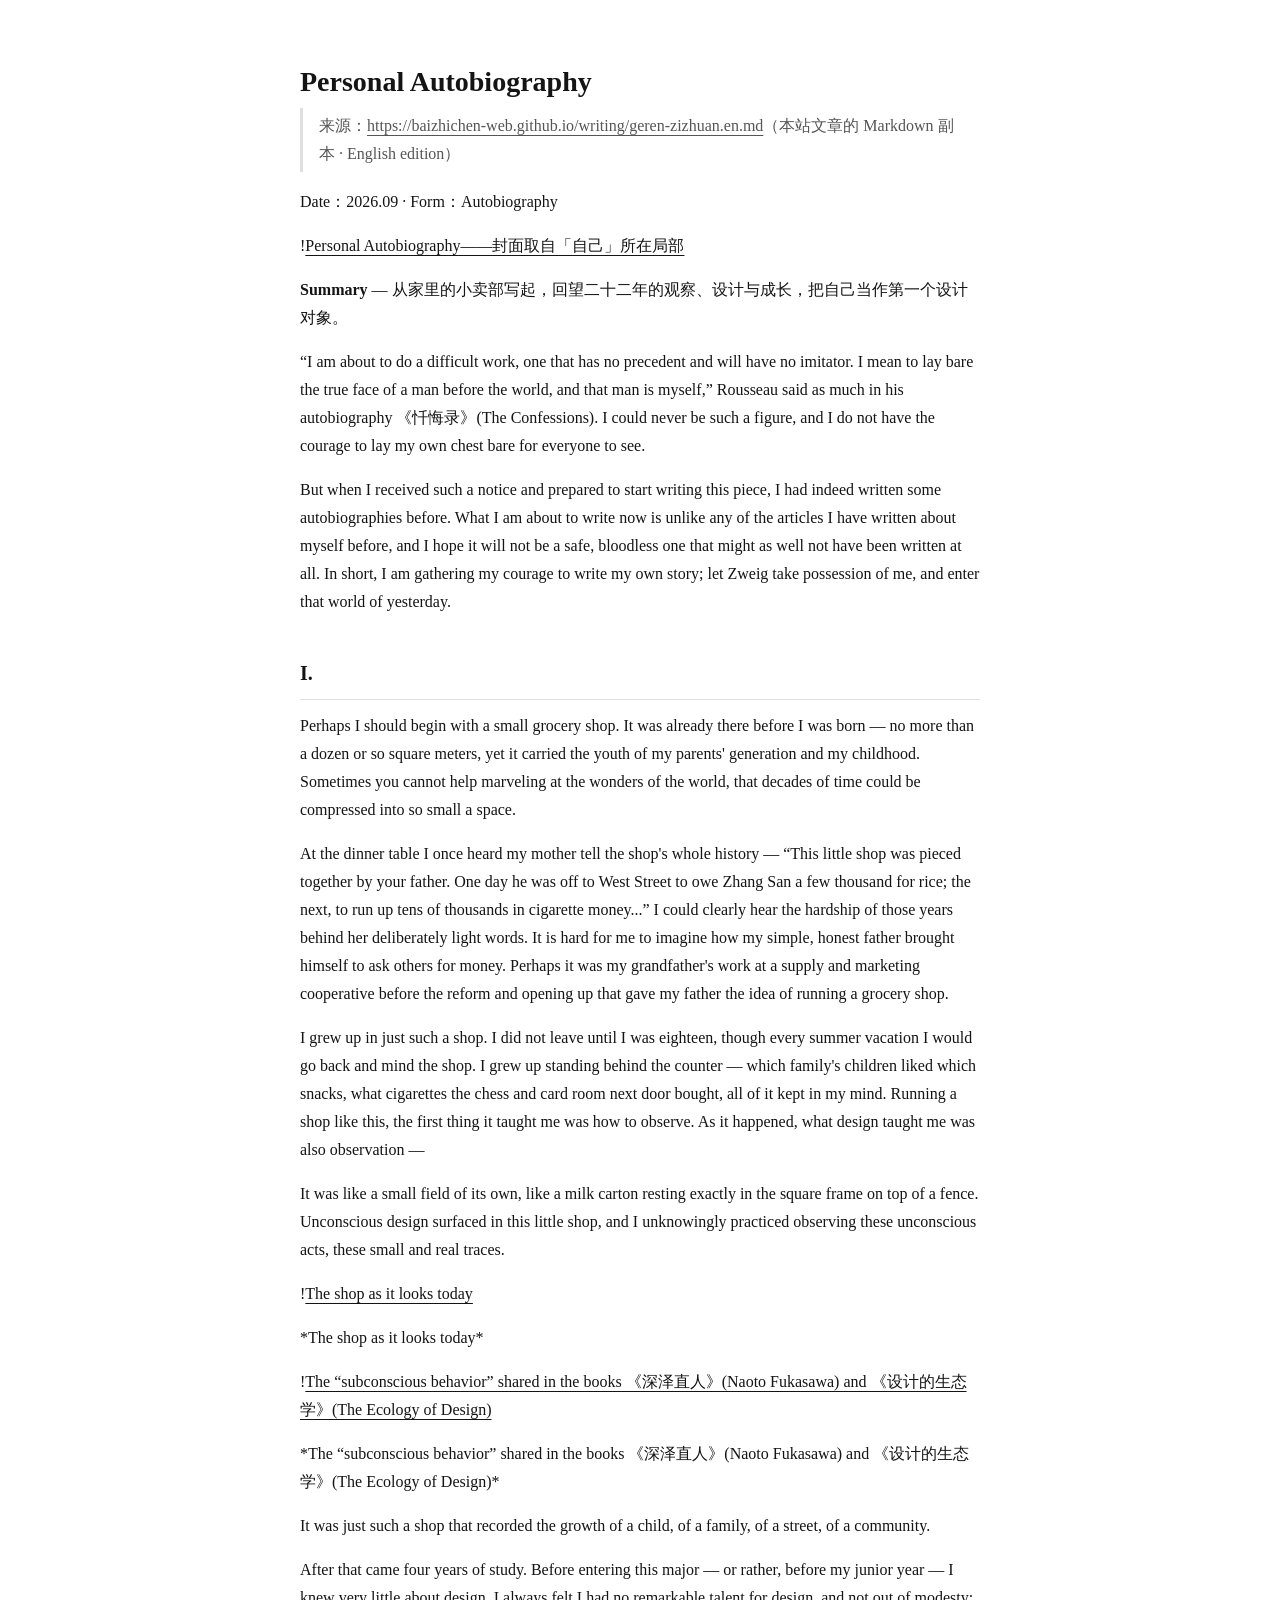
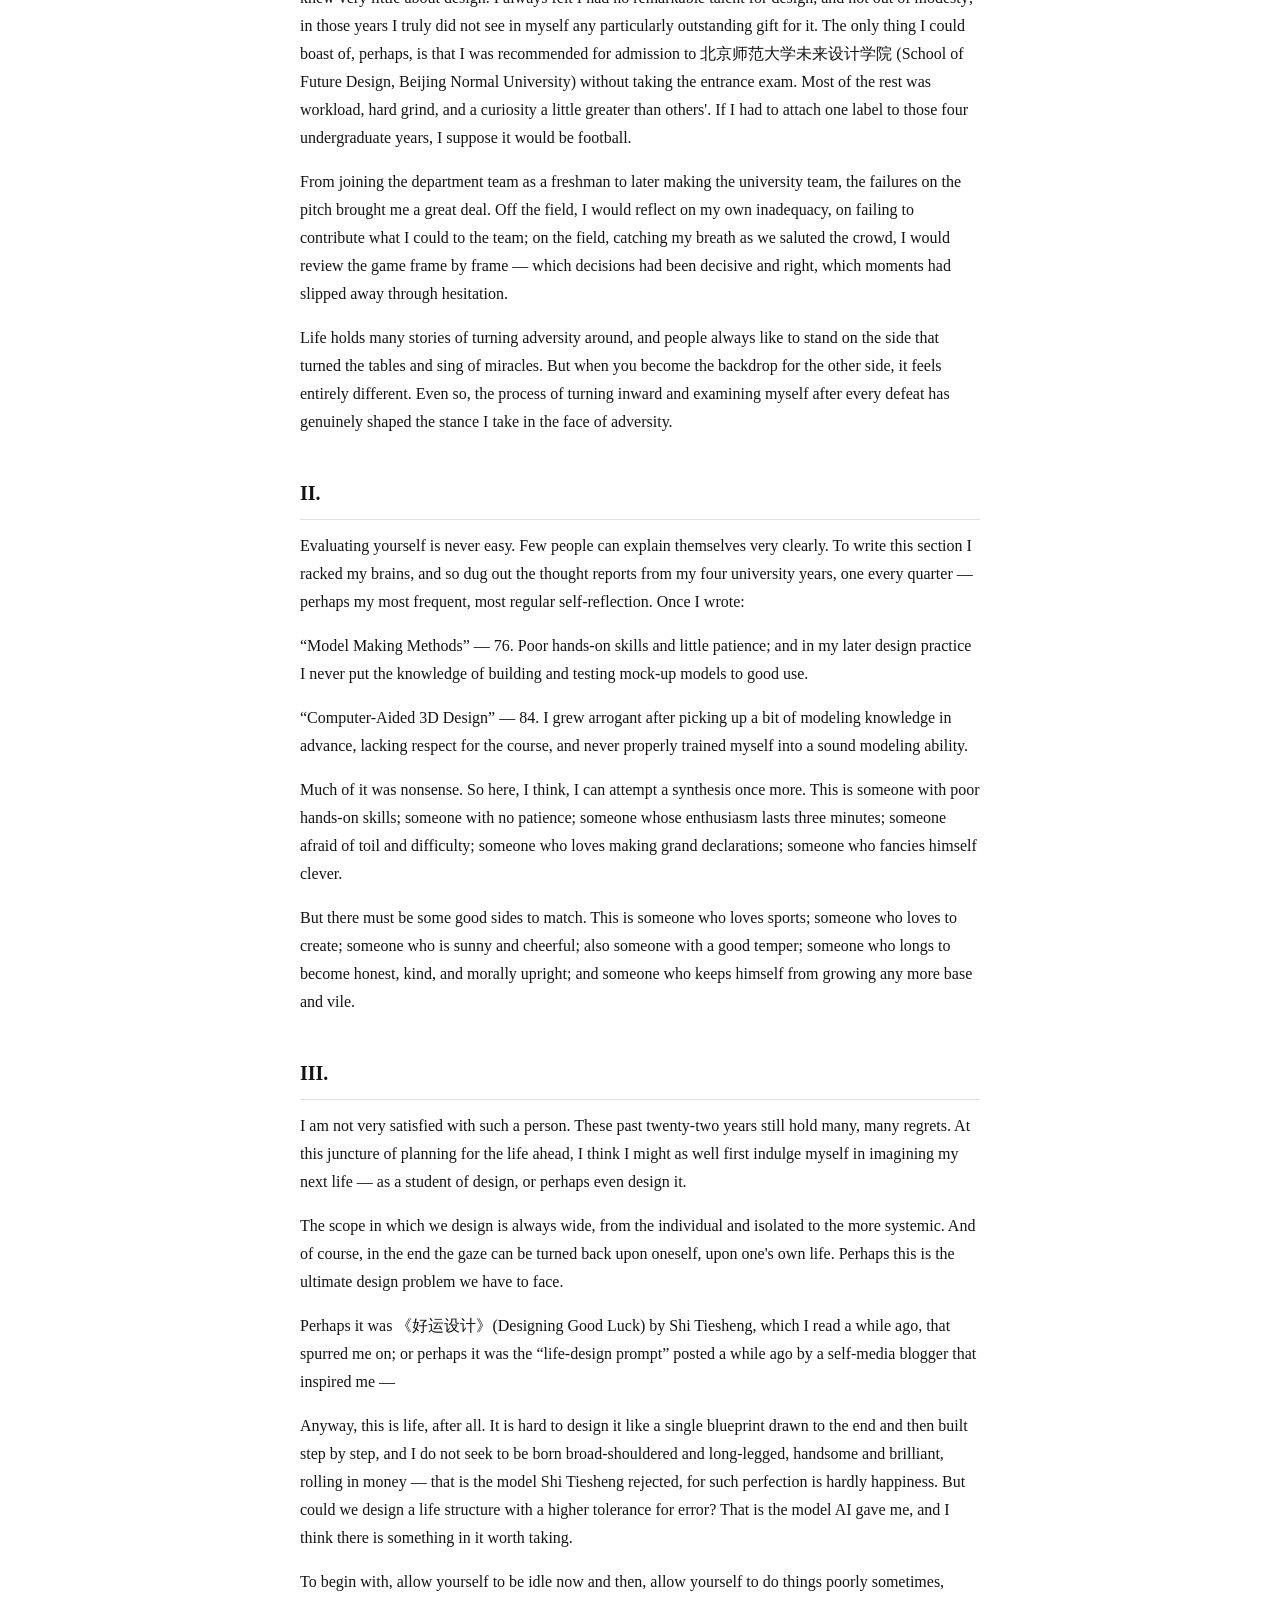
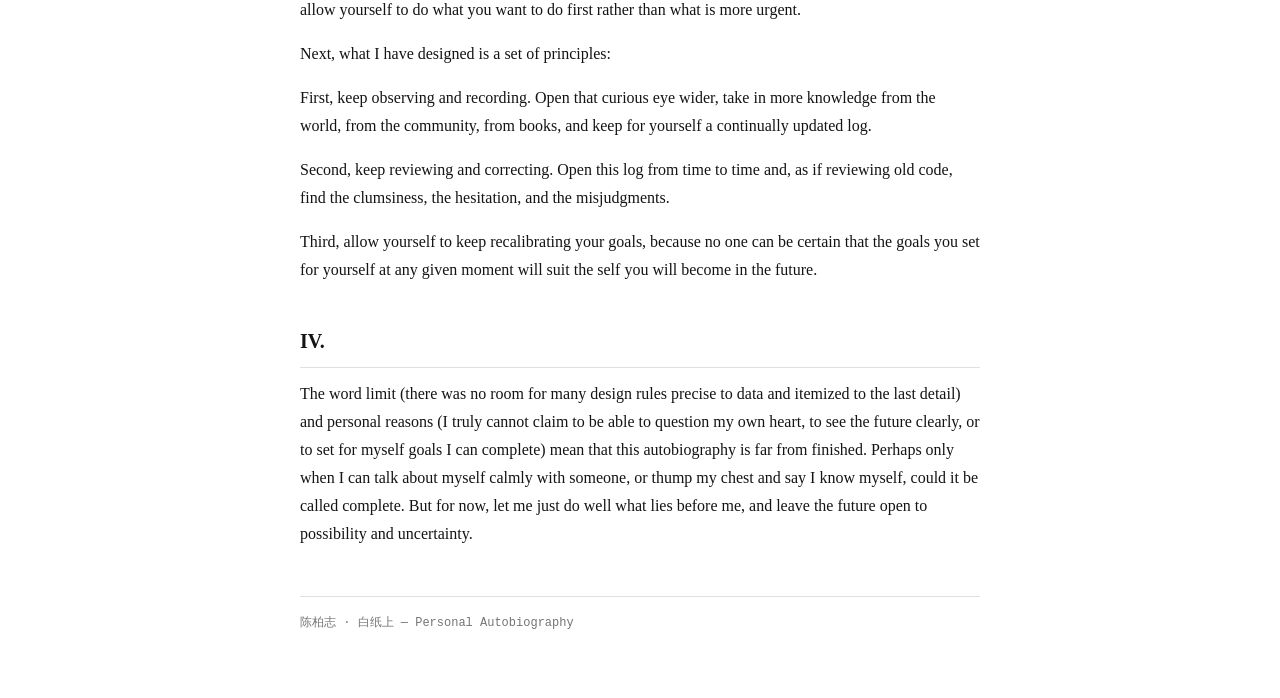
<file: writing/geren-zizhuan.en.html>
<!DOCTYPE html>
<html lang="zh">
<head>
<meta charset="UTF-8" />
<meta name="viewport" content="width=device-width, initial-scale=1.0" />
<title>Personal Autobiography</title>
<meta property="og:title" content="Personal Autobiography" />
<meta property="og:image" content="https://baizhichen-web.github.io/media/og-card.jpg" />
<meta name="twitter:card" content="summary_large_image" />
<script type="application/ld+json">{"@context":"https://schema.org","@type":"Article","headline":"Personal Autobiography","name":"Personal Autobiography","inLanguage":"zh-CN","author":{"@type":"Person","name":"陈柏志","alternateName":"白纸上","url":"https://baizhichen-web.github.io"},"isPartOf":{"@type":"WebSite","name":"陈柏志 · 个人网站","url":"https://baizhichen-web.github.io"},"url":"https://baizhichen-web.github.io/?article=geren-zizhuan","datePublished":"2026-09","abstract":"从家里的小卖部写起，回望二十二年的观察、设计与成长，把自己当作第一个设计对象。","genre":"Autobiography","image":"https://baizhichen-web.github.io/media/writing/geren-zizhuan/calli.webp"}</script>
<style>
  body { margin: 0; background: #ffffff; color: #141414; font-family: "Noto Serif SC","Source Han Serif SC",Georgia,"Times New Roman",serif; font-size: 16px; line-height: 1.75; }
  main { max-width: 680px; margin: 0 auto; padding: 64px 24px; }
  h1 { font-size: 28px; line-height: 1.3; margin: 0 0 8px; }
  h2 { font-size: 20px; margin: 40px 0 12px; padding-bottom: 8px; border-bottom: 1px solid #e0e0e0; }
  h3 { font-size: 17px; margin: 28px 0 10px; }
  p { margin: 0 0 16px; }
  ul, ol { margin: 0 0 16px; padding-left: 24px; }
  li { margin-bottom: 6px; }
  blockquote { margin: 0 0 16px; padding: 4px 16px; border-left: 3px solid #e0e0e0; color: #555555; }
  a { color: inherit; text-underline-offset: 4px; }
  code { font-family: ui-monospace, "JetBrains Mono", Consolas, monospace; font-size: 14px; background: #f3f3f3; padding: 1px 5px; border-radius: 3px; }
  hr { border: 0; border-top: 1px solid #e0e0e0; margin: 40px 0; }
  footer { margin-top: 48px; padding-top: 16px; border-top: 1px solid #e0e0e0; font-family: ui-monospace, Consolas, monospace; font-size: 12px; color: #757575; }
</style>
</head>
<body>
<main>
<h1>Personal Autobiography</h1>
<blockquote>来源：<a href="https://baizhichen-web.github.io/writing/geren-zizhuan.en.md">https://baizhichen-web.github.io/writing/geren-zizhuan.en.md</a>（本站文章的 Markdown 副本 · English edition）</blockquote>
<p>Date：2026.09 · Form：Autobiography</p>
<p>!<a href="https://baizhichen-web.github.io/media/writing/geren-zizhuan/calli.webp">Personal Autobiography——封面取自「自己」所在局部</a></p>
<p><strong>Summary</strong> — 从家里的小卖部写起，回望二十二年的观察、设计与成长，把自己当作第一个设计对象。</p>
<p>“I am about to do a difficult work, one that has no precedent and will have no imitator. I mean to lay bare the true face of a man before the world, and that man is myself,” Rousseau said as much in his autobiography 《忏悔录》(The Confessions). I could never be such a figure, and I do not have the courage to lay my own chest bare for everyone to see.</p>
<p>But when I received such a notice and prepared to start writing this piece, I had indeed written some autobiographies before. What I am about to write now is unlike any of the articles I have written about myself before, and I hope it will not be a safe, bloodless one that might as well not have been written at all. In short, I am gathering my courage to write my own story; let Zweig take possession of me, and enter that world of yesterday.</p>
<h2>I.</h2>
<p>Perhaps I should begin with a small grocery shop. It was already there before I was born — no more than a dozen or so square meters, yet it carried the youth of my parents' generation and my childhood. Sometimes you cannot help marveling at the wonders of the world, that decades of time could be compressed into so small a space.</p>
<p>At the dinner table I once heard my mother tell the shop's whole history — “This little shop was pieced together by your father. One day he was off to West Street to owe Zhang San a few thousand for rice; the next, to run up tens of thousands in cigarette money...” I could clearly hear the hardship of those years behind her deliberately light words. It is hard for me to imagine how my simple, honest father brought himself to ask others for money. Perhaps it was my grandfather's work at a supply and marketing cooperative before the reform and opening up that gave my father the idea of running a grocery shop.</p>
<p>I grew up in just such a shop. I did not leave until I was eighteen, though every summer vacation I would go back and mind the shop. I grew up standing behind the counter — which family's children liked which snacks, what cigarettes the chess and card room next door bought, all of it kept in my mind. Running a shop like this, the first thing it taught me was how to observe. As it happened, what design taught me was also observation —</p>
<p>It was like a small field of its own, like a milk carton resting exactly in the square frame on top of a fence. Unconscious design surfaced in this little shop, and I unknowingly practiced observing these unconscious acts, these small and real traces.</p>
<p>!<a href="https://baizhichen-web.github.io/media/zizhuan/01-xiaodian.webp">The shop as it looks today</a></p>
<p>*The shop as it looks today*</p>
<p>!<a href="https://baizhichen-web.github.io/media/zizhuan/02-shenze.webp">The “subconscious behavior” shared in the books 《深泽直人》(Naoto Fukasawa) and 《设计的生态学》(The Ecology of Design)</a></p>
<p>*The “subconscious behavior” shared in the books 《深泽直人》(Naoto Fukasawa) and 《设计的生态学》(The Ecology of Design)*</p>
<p>It was just such a shop that recorded the growth of a child, of a family, of a street, of a community.</p>
<p>After that came four years of study. Before entering this major — or rather, before my junior year — I knew very little about design. I always felt I had no remarkable talent for design, and not out of modesty; in those years I truly did not see in myself any particularly outstanding gift for it. The only thing I could boast of, perhaps, is that I was recommended for admission to 北京师范大学未来设计学院 (School of Future Design, Beijing Normal University) without taking the entrance exam. Most of the rest was workload, hard grind, and a curiosity a little greater than others'. If I had to attach one label to those four undergraduate years, I suppose it would be football.</p>
<p>From joining the department team as a freshman to later making the university team, the failures on the pitch brought me a great deal. Off the field, I would reflect on my own inadequacy, on failing to contribute what I could to the team; on the field, catching my breath as we saluted the crowd, I would review the game frame by frame — which decisions had been decisive and right, which moments had slipped away through hesitation.</p>
<p>Life holds many stories of turning adversity around, and people always like to stand on the side that turned the tables and sing of miracles. But when you become the backdrop for the other side, it feels entirely different. Even so, the process of turning inward and examining myself after every defeat has genuinely shaped the stance I take in the face of adversity.</p>
<h2>II.</h2>
<p>Evaluating yourself is never easy. Few people can explain themselves very clearly. To write this section I racked my brains, and so dug out the thought reports from my four university years, one every quarter — perhaps my most frequent, most regular self-reflection. Once I wrote:</p>
<p>“Model Making Methods” — 76. Poor hands-on skills and little patience; and in my later design practice I never put the knowledge of building and testing mock-up models to good use.</p>
<p>“Computer-Aided 3D Design” — 84. I grew arrogant after picking up a bit of modeling knowledge in advance, lacking respect for the course, and never properly trained myself into a sound modeling ability.</p>
<p>Much of it was nonsense. So here, I think, I can attempt a synthesis once more. This is someone with poor hands-on skills; someone with no patience; someone whose enthusiasm lasts three minutes; someone afraid of toil and difficulty; someone who loves making grand declarations; someone who fancies himself clever.</p>
<p>But there must be some good sides to match. This is someone who loves sports; someone who loves to create; someone who is sunny and cheerful; also someone with a good temper; someone who longs to become honest, kind, and morally upright; and someone who keeps himself from growing any more base and vile.</p>
<h2>III.</h2>
<p>I am not very satisfied with such a person. These past twenty-two years still hold many, many regrets. At this juncture of planning for the life ahead, I think I might as well first indulge myself in imagining my next life — as a student of design, or perhaps even design it.</p>
<p>The scope in which we design is always wide, from the individual and isolated to the more systemic. And of course, in the end the gaze can be turned back upon oneself, upon one's own life. Perhaps this is the ultimate design problem we have to face.</p>
<p>Perhaps it was 《好运设计》(Designing Good Luck) by Shi Tiesheng, which I read a while ago, that spurred me on; or perhaps it was the “life-design prompt” posted a while ago by a self-media blogger that inspired me —</p>
<p>Anyway, this is life, after all. It is hard to design it like a single blueprint drawn to the end and then built step by step, and I do not seek to be born broad-shouldered and long-legged, handsome and brilliant, rolling in money — that is the model Shi Tiesheng rejected, for such perfection is hardly happiness. But could we design a life structure with a higher tolerance for error? That is the model AI gave me, and I think there is something in it worth taking.</p>
<p>To begin with, allow yourself to be idle now and then, allow yourself to do things poorly sometimes, allow yourself to do what you want to do first rather than what is more urgent.</p>
<p>Next, what I have designed is a set of principles:</p>
<p>First, keep observing and recording. Open that curious eye wider, take in more knowledge from the world, from the community, from books, and keep for yourself a continually updated log.</p>
<p>Second, keep reviewing and correcting. Open this log from time to time and, as if reviewing old code, find the clumsiness, the hesitation, and the misjudgments.</p>
<p>Third, allow yourself to keep recalibrating your goals, because no one can be certain that the goals you set for yourself at any given moment will suit the self you will become in the future.</p>
<h2>IV.</h2>
<p>The word limit (there was no room for many design rules precise to data and itemized to the last detail) and personal reasons (I truly cannot claim to be able to question my own heart, to see the future clearly, or to set for myself goals I can complete) mean that this autobiography is far from finished. Perhaps only when I can talk about myself calmly with someone, or thump my chest and say I know myself, could it be called complete. But for now, let me just do well what lies before me, and leave the future open to possibility and uncertainty.</p>
<footer>陈柏志 · 白纸上 — Personal Autobiography</footer>
</main>
</body>
</html>
</file>
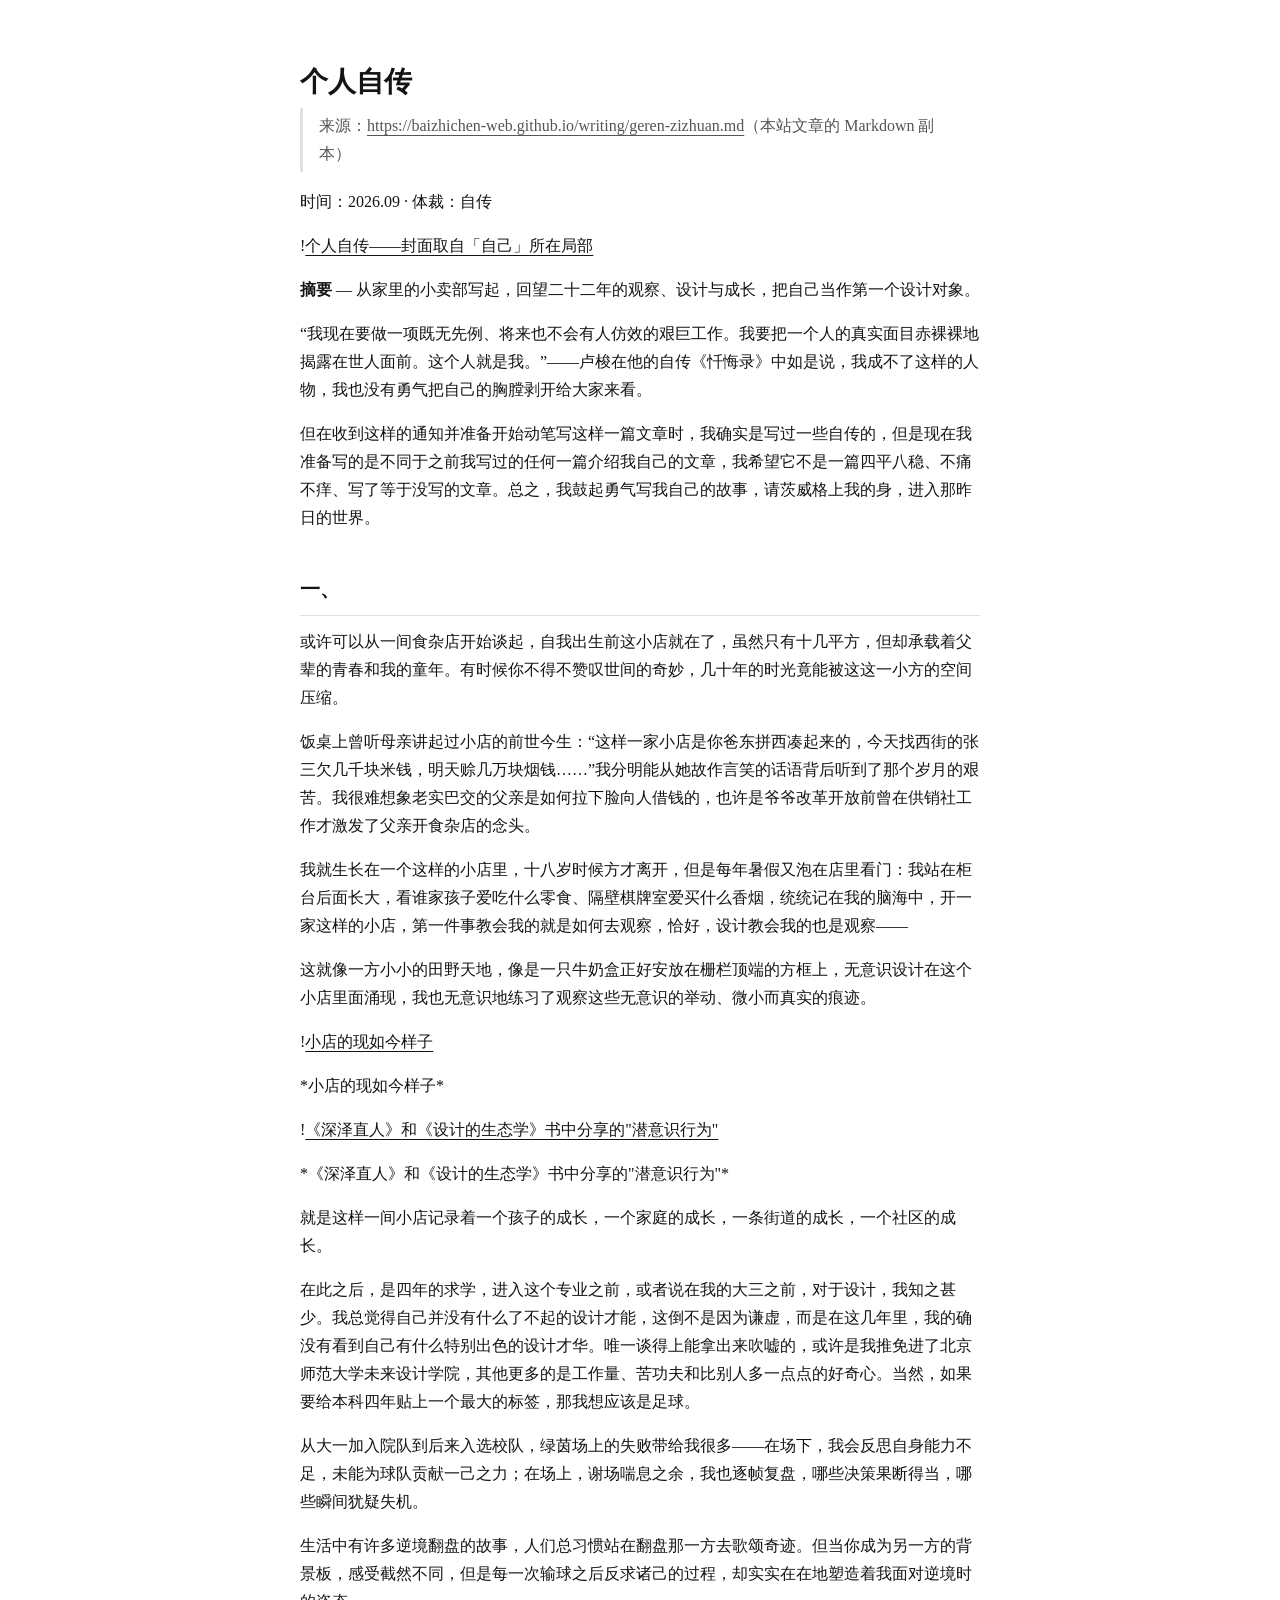
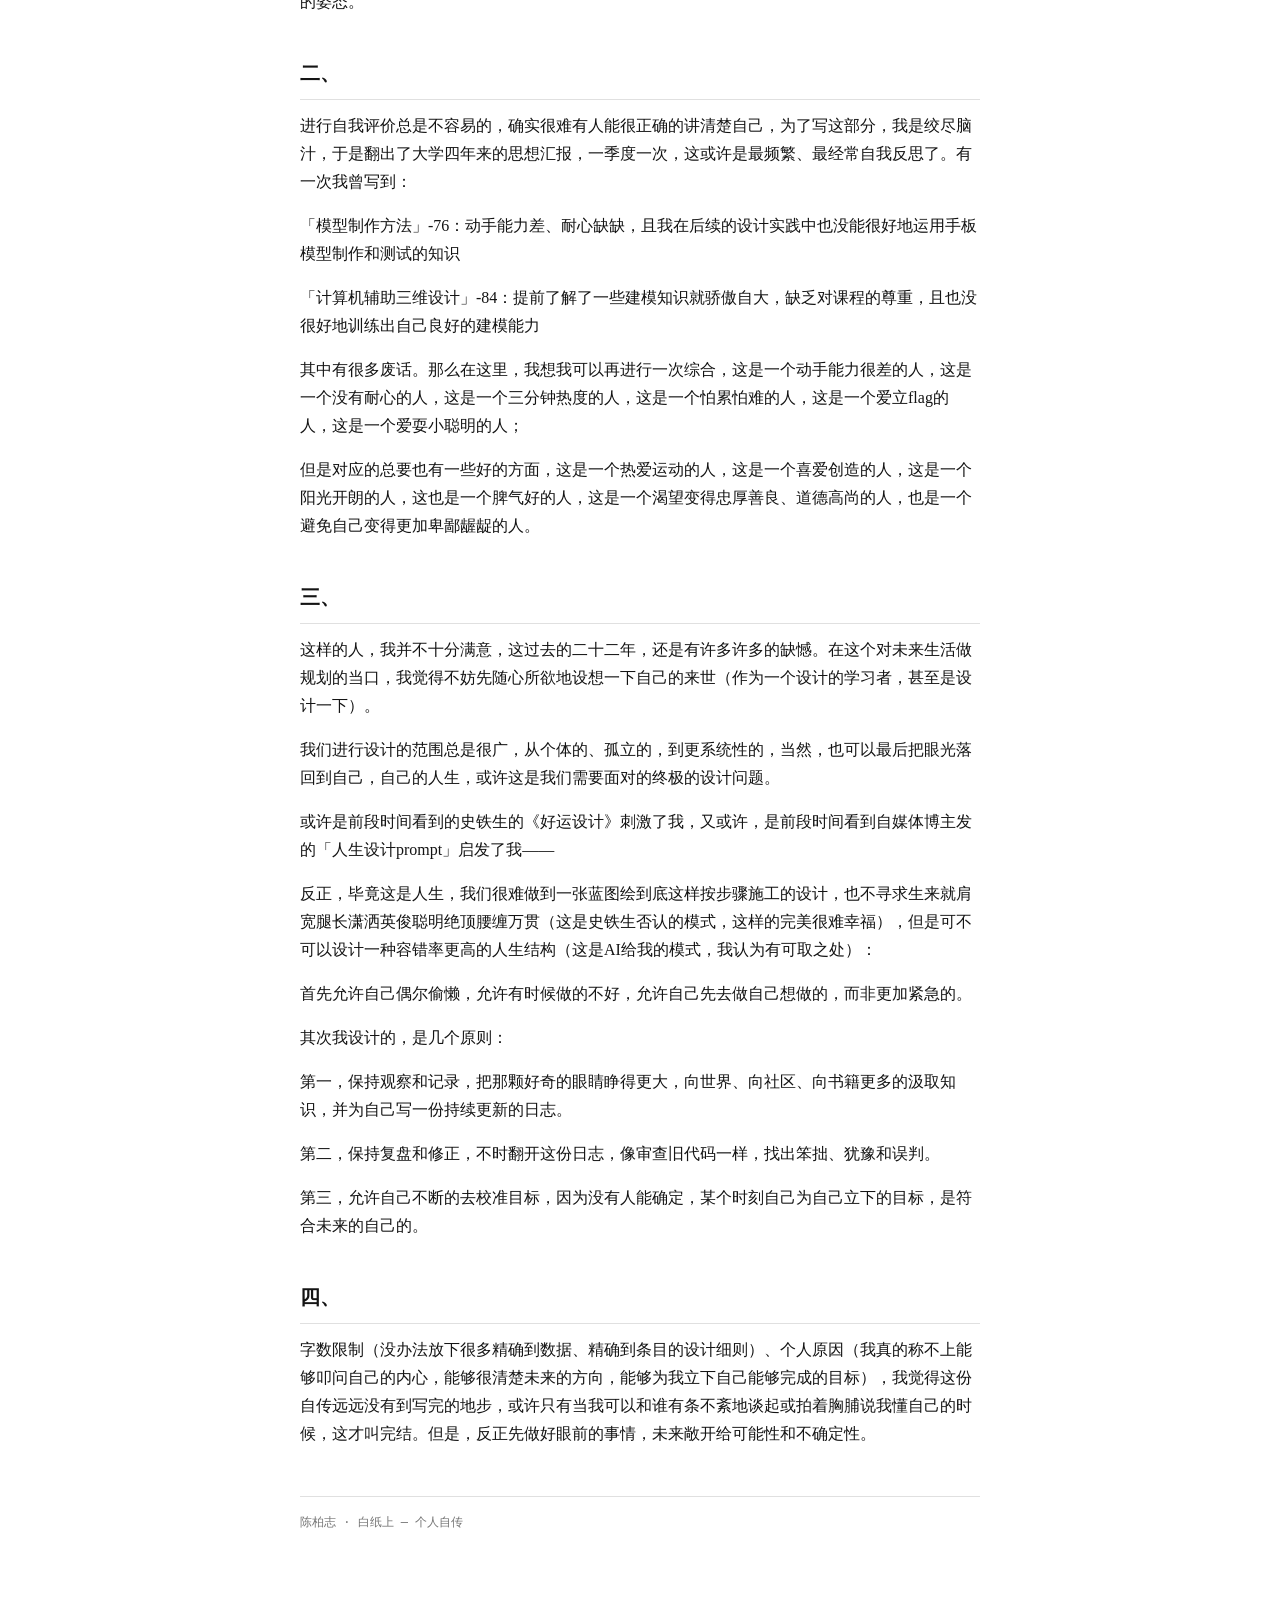
<file: writing/geren-zizhuan.html>
<!DOCTYPE html>
<html lang="zh">
<head>
<meta charset="UTF-8" />
<meta name="viewport" content="width=device-width, initial-scale=1.0" />
<title>个人自传</title>
<meta property="og:title" content="个人自传" />
<meta property="og:image" content="https://baizhichen-web.github.io/media/og-card.jpg" />
<meta name="twitter:card" content="summary_large_image" />
<script type="application/ld+json">{"@context":"https://schema.org","@type":"Article","headline":"个人自传","name":"个人自传","inLanguage":"zh-CN","author":{"@type":"Person","name":"陈柏志","alternateName":"白纸上","url":"https://baizhichen-web.github.io"},"isPartOf":{"@type":"WebSite","name":"陈柏志 · 个人网站","url":"https://baizhichen-web.github.io"},"url":"https://baizhichen-web.github.io/?article=geren-zizhuan","datePublished":"2026-09","abstract":"从家里的小卖部写起，回望二十二年的观察、设计与成长，把自己当作第一个设计对象。","genre":"自传","image":"https://baizhichen-web.github.io/media/writing/geren-zizhuan/calli.webp"}</script>
<style>
  body { margin: 0; background: #ffffff; color: #141414; font-family: "Noto Serif SC","Source Han Serif SC",Georgia,"Times New Roman",serif; font-size: 16px; line-height: 1.75; }
  main { max-width: 680px; margin: 0 auto; padding: 64px 24px; }
  h1 { font-size: 28px; line-height: 1.3; margin: 0 0 8px; }
  h2 { font-size: 20px; margin: 40px 0 12px; padding-bottom: 8px; border-bottom: 1px solid #e0e0e0; }
  h3 { font-size: 17px; margin: 28px 0 10px; }
  p { margin: 0 0 16px; }
  ul, ol { margin: 0 0 16px; padding-left: 24px; }
  li { margin-bottom: 6px; }
  blockquote { margin: 0 0 16px; padding: 4px 16px; border-left: 3px solid #e0e0e0; color: #555555; }
  a { color: inherit; text-underline-offset: 4px; }
  code { font-family: ui-monospace, "JetBrains Mono", Consolas, monospace; font-size: 14px; background: #f3f3f3; padding: 1px 5px; border-radius: 3px; }
  hr { border: 0; border-top: 1px solid #e0e0e0; margin: 40px 0; }
  footer { margin-top: 48px; padding-top: 16px; border-top: 1px solid #e0e0e0; font-family: ui-monospace, Consolas, monospace; font-size: 12px; color: #757575; }
</style>
</head>
<body>
<main>
<h1>个人自传</h1>
<blockquote>来源：<a href="https://baizhichen-web.github.io/writing/geren-zizhuan.md">https://baizhichen-web.github.io/writing/geren-zizhuan.md</a>（本站文章的 Markdown 副本）</blockquote>
<p>时间：2026.09 · 体裁：自传</p>
<p>!<a href="https://baizhichen-web.github.io/media/writing/geren-zizhuan/calli.webp">个人自传——封面取自「自己」所在局部</a></p>
<p><strong>摘要</strong> — 从家里的小卖部写起，回望二十二年的观察、设计与成长，把自己当作第一个设计对象。</p>
<p>“我现在要做一项既无先例、将来也不会有人仿效的艰巨工作。我要把一个人的真实面目赤裸裸地揭露在世人面前。这个人就是我。”——卢梭在他的自传《忏悔录》中如是说，我成不了这样的人物，我也没有勇气把自己的胸膛剥开给大家来看。</p>
<p>但在收到这样的通知并准备开始动笔写这样一篇文章时，我确实是写过一些自传的，但是现在我准备写的是不同于之前我写过的任何一篇介绍我自己的文章，我希望它不是一篇四平八稳、不痛不痒、写了等于没写的文章。总之，我鼓起勇气写我自己的故事，请茨威格上我的身，进入那昨日的世界。</p>
<h2>一、</h2>
<p>或许可以从一间食杂店开始谈起，自我出生前这小店就在了，虽然只有十几平方，但却承载着父辈的青春和我的童年。有时候你不得不赞叹世间的奇妙，几十年的时光竟能被这这一小方的空间压缩。</p>
<p>饭桌上曾听母亲讲起过小店的前世今生：“这样一家小店是你爸东拼西凑起来的，今天找西街的张三欠几千块米钱，明天赊几万块烟钱……”我分明能从她故作言笑的话语背后听到了那个岁月的艰苦。我很难想象老实巴交的父亲是如何拉下脸向人借钱的，也许是爷爷改革开放前曾在供销社工作才激发了父亲开食杂店的念头。</p>
<p>我就生长在一个这样的小店里，十八岁时候方才离开，但是每年暑假又泡在店里看门：我站在柜台后面长大，看谁家孩子爱吃什么零食、隔壁棋牌室爱买什么香烟，统统记在我的脑海中，开一家这样的小店，第一件事教会我的就是如何去观察，恰好，设计教会我的也是观察——</p>
<p>这就像一方小小的田野天地，像是一只牛奶盒正好安放在栅栏顶端的方框上，无意识设计在这个小店里面涌现，我也无意识地练习了观察这些无意识的举动、微小而真实的痕迹。</p>
<p>!<a href="https://baizhichen-web.github.io/media/zizhuan/01-xiaodian.webp">小店的现如今样子</a></p>
<p>*小店的现如今样子*</p>
<p>!<a href="https://baizhichen-web.github.io/media/zizhuan/02-shenze.webp">《深泽直人》和《设计的生态学》书中分享的"潜意识行为"</a></p>
<p>*《深泽直人》和《设计的生态学》书中分享的"潜意识行为"*</p>
<p>就是这样一间小店记录着一个孩子的成长，一个家庭的成长，一条街道的成长，一个社区的成长。</p>
<p>在此之后，是四年的求学，进入这个专业之前，或者说在我的大三之前，对于设计，我知之甚少。我总觉得自己并没有什么了不起的设计才能，这倒不是因为谦虚，而是在这几年里，我的确没有看到自己有什么特别出色的设计才华。唯一谈得上能拿出来吹嘘的，或许是我推免进了北京师范大学未来设计学院，其他更多的是工作量、苦功夫和比别人多一点点的好奇心。当然，如果要给本科四年贴上一个最大的标签，那我想应该是足球。</p>
<p>从大一加入院队到后来入选校队，绿茵场上的失败带给我很多——在场下，我会反思自身能力不足，未能为球队贡献一己之力；在场上，谢场喘息之余，我也逐帧复盘，哪些决策果断得当，哪些瞬间犹疑失机。</p>
<p>生活中有许多逆境翻盘的故事，人们总习惯站在翻盘那一方去歌颂奇迹。但当你成为另一方的背景板，感受截然不同，但是每一次输球之后反求诸己的过程，却实实在在地塑造着我面对逆境时的姿态。</p>
<h2>二、</h2>
<p>进行自我评价总是不容易的，确实很难有人能很正确的讲清楚自己，为了写这部分，我是绞尽脑汁，于是翻出了大学四年来的思想汇报，一季度一次，这或许是最频繁、最经常自我反思了。有一次我曾写到：</p>
<p>「模型制作方法」-76：动手能力差、耐心缺缺，且我在后续的设计实践中也没能很好地运用手板模型制作和测试的知识</p>
<p>「计算机辅助三维设计」-84：提前了解了一些建模知识就骄傲自大，缺乏对课程的尊重，且也没很好地训练出自己良好的建模能力</p>
<p>其中有很多废话。那么在这里，我想我可以再进行一次综合，这是一个动手能力很差的人，这是一个没有耐心的人，这是一个三分钟热度的人，这是一个怕累怕难的人，这是一个爱立flag的人，这是一个爱耍小聪明的人；</p>
<p>但是对应的总要也有一些好的方面，这是一个热爱运动的人，这是一个喜爱创造的人，这是一个阳光开朗的人，这也是一个脾气好的人，这是一个渴望变得忠厚善良、道德高尚的人，也是一个避免自己变得更加卑鄙龌龊的人。</p>
<h2>三、</h2>
<p>这样的人，我并不十分满意，这过去的二十二年，还是有许多许多的缺憾。在这个对未来生活做规划的当口，我觉得不妨先随心所欲地设想一下自己的来世（作为一个设计的学习者，甚至是设计一下）。</p>
<p>我们进行设计的范围总是很广，从个体的、孤立的，到更系统性的，当然，也可以最后把眼光落回到自己，自己的人生，或许这是我们需要面对的终极的设计问题。</p>
<p>或许是前段时间看到的史铁生的《好运设计》刺激了我，又或许，是前段时间看到自媒体博主发的「人生设计prompt」启发了我——</p>
<p>反正，毕竟这是人生，我们很难做到一张蓝图绘到底这样按步骤施工的设计，也不寻求生来就肩宽腿长潇洒英俊聪明绝顶腰缠万贯（这是史铁生否认的模式，这样的完美很难幸福），但是可不可以设计一种容错率更高的人生结构（这是AI给我的模式，我认为有可取之处）：</p>
<p>首先允许自己偶尔偷懒，允许有时候做的不好，允许自己先去做自己想做的，而非更加紧急的。</p>
<p>其次我设计的，是几个原则：</p>
<p>第一，保持观察和记录，把那颗好奇的眼睛睁得更大，向世界、向社区、向书籍更多的汲取知识，并为自己写一份持续更新的日志。</p>
<p>第二，保持复盘和修正，不时翻开这份日志，像审查旧代码一样，找出笨拙、犹豫和误判。</p>
<p>第三，允许自己不断的去校准目标，因为没有人能确定，某个时刻自己为自己立下的目标，是符合未来的自己的。</p>
<h2>四、</h2>
<p>字数限制（没办法放下很多精确到数据、精确到条目的设计细则）、个人原因（我真的称不上能够叩问自己的内心，能够很清楚未来的方向，能够为我立下自己能够完成的目标），我觉得这份自传远远没有到写完的地步，或许只有当我可以和谁有条不紊地谈起或拍着胸脯说我懂自己的时候，这才叫完结。但是，反正先做好眼前的事情，未来敞开给可能性和不确定性。</p>
<footer>陈柏志 · 白纸上 — 个人自传</footer>
</main>
</body>
</html>
</file>
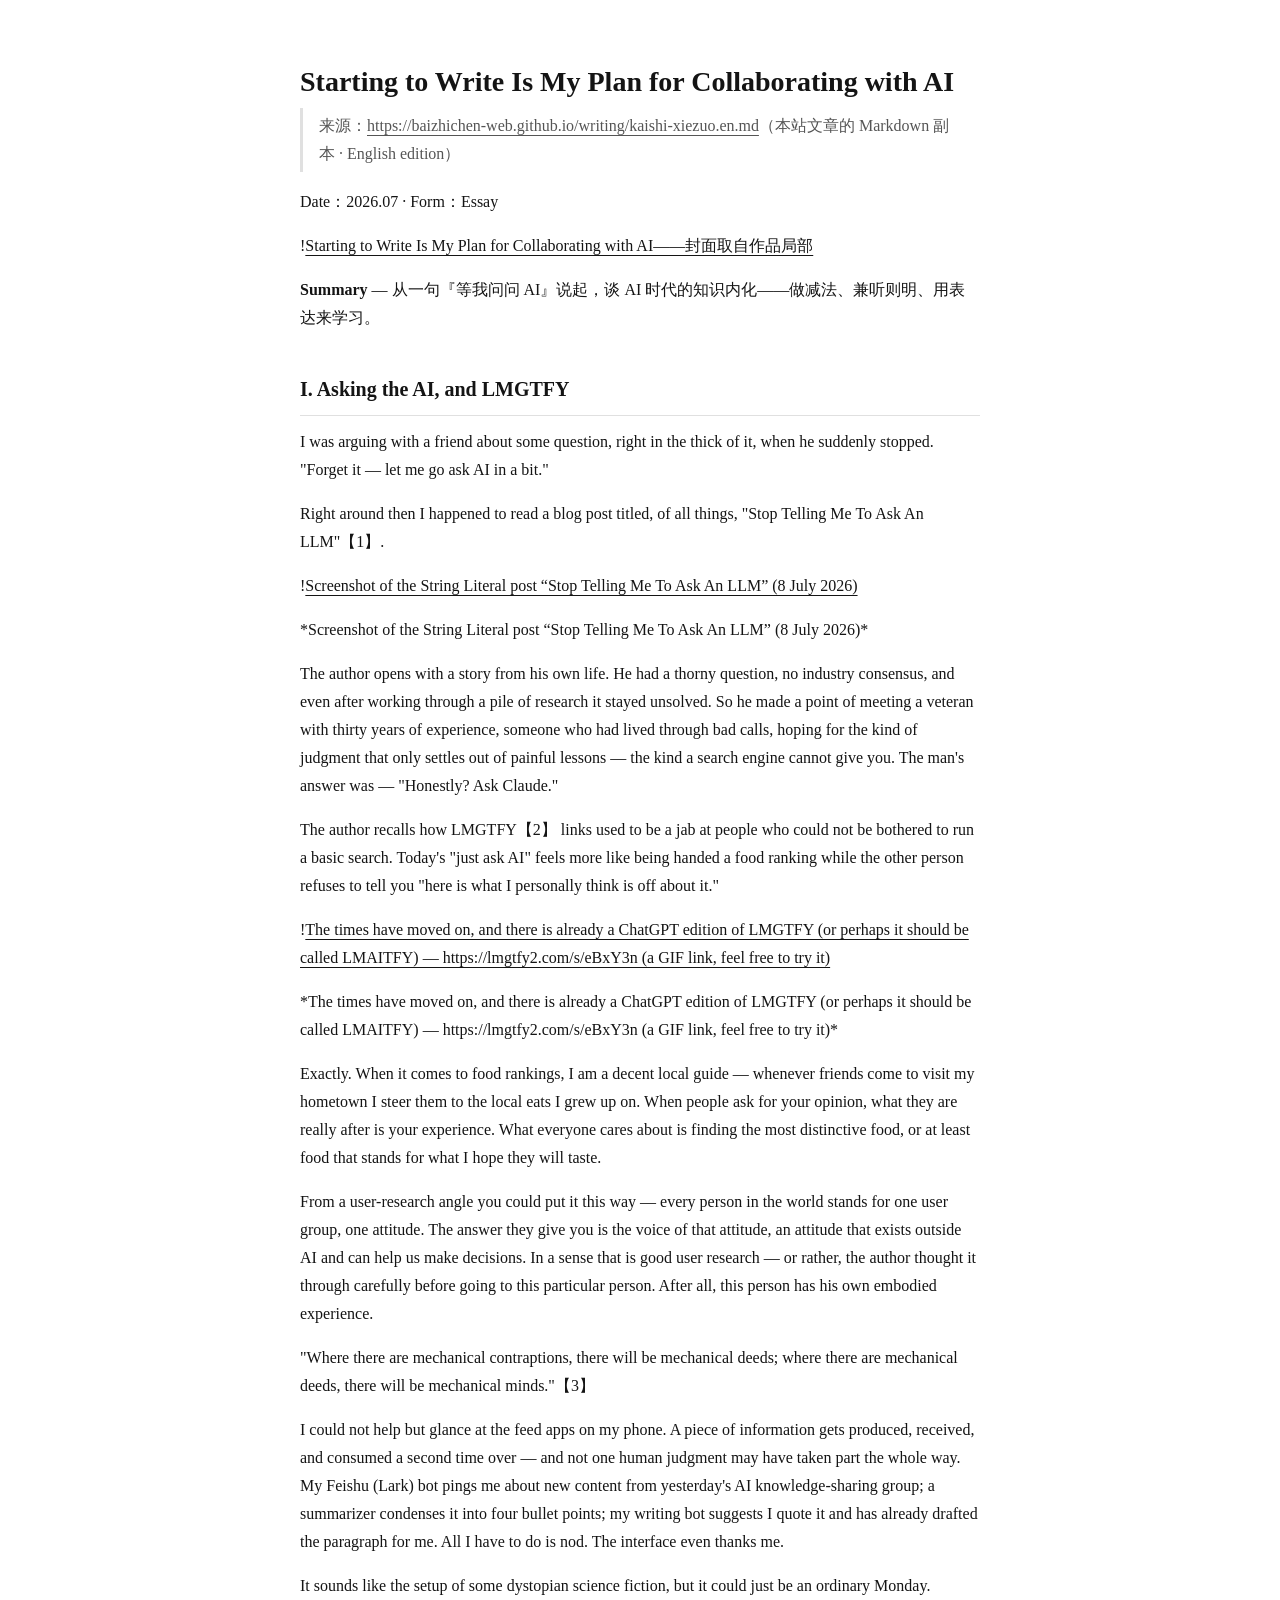
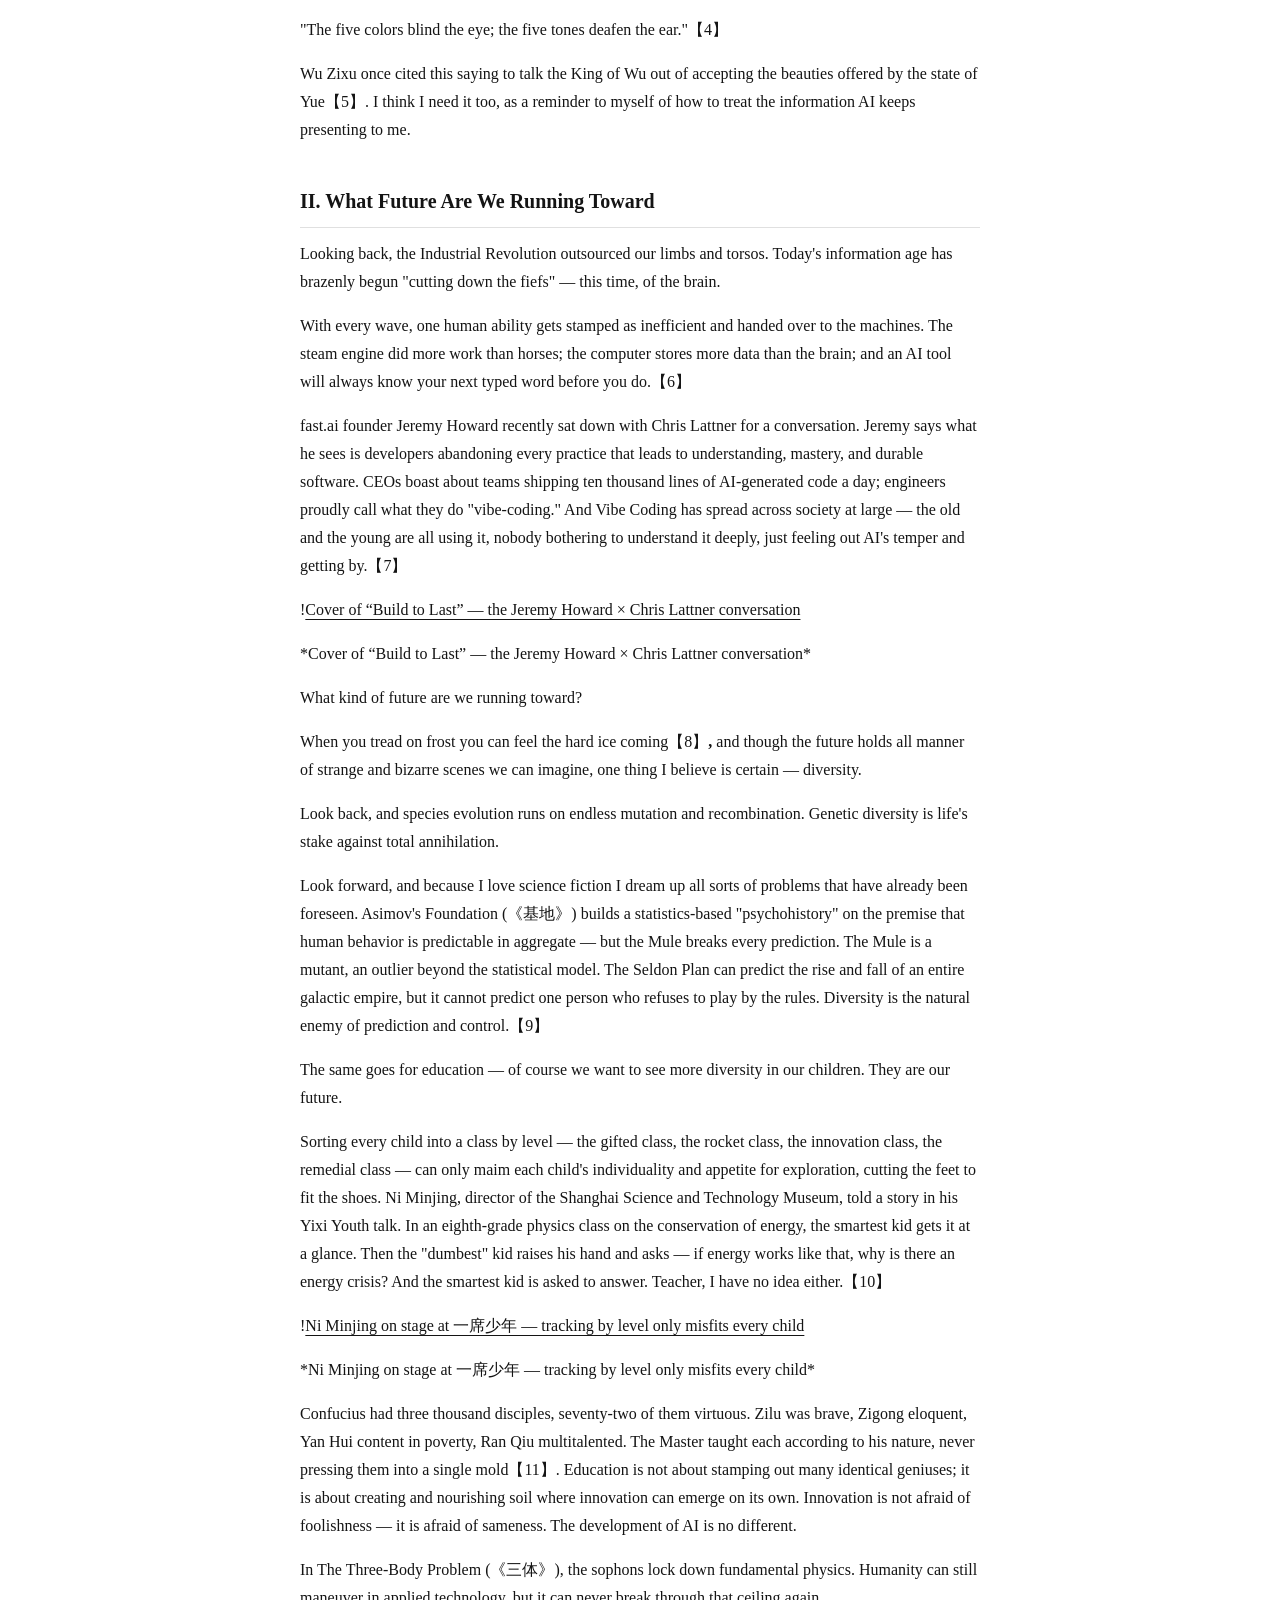
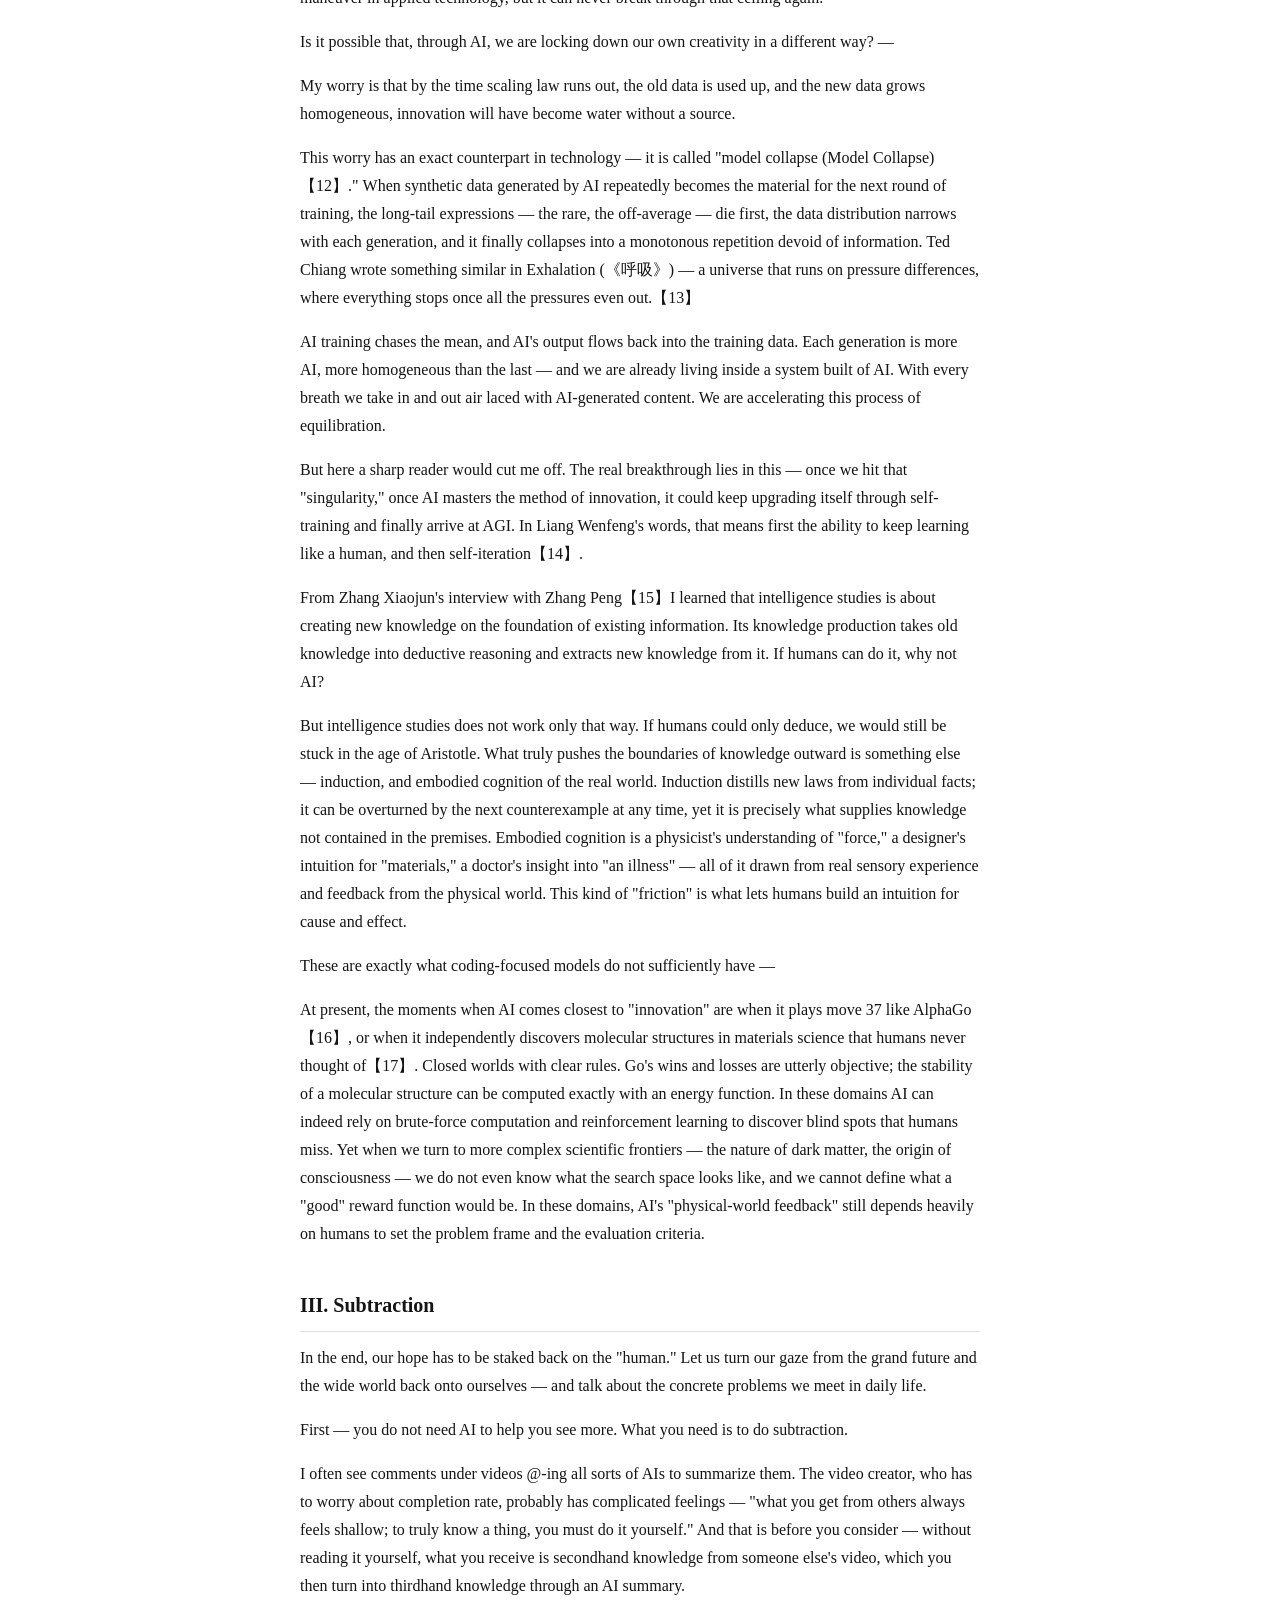
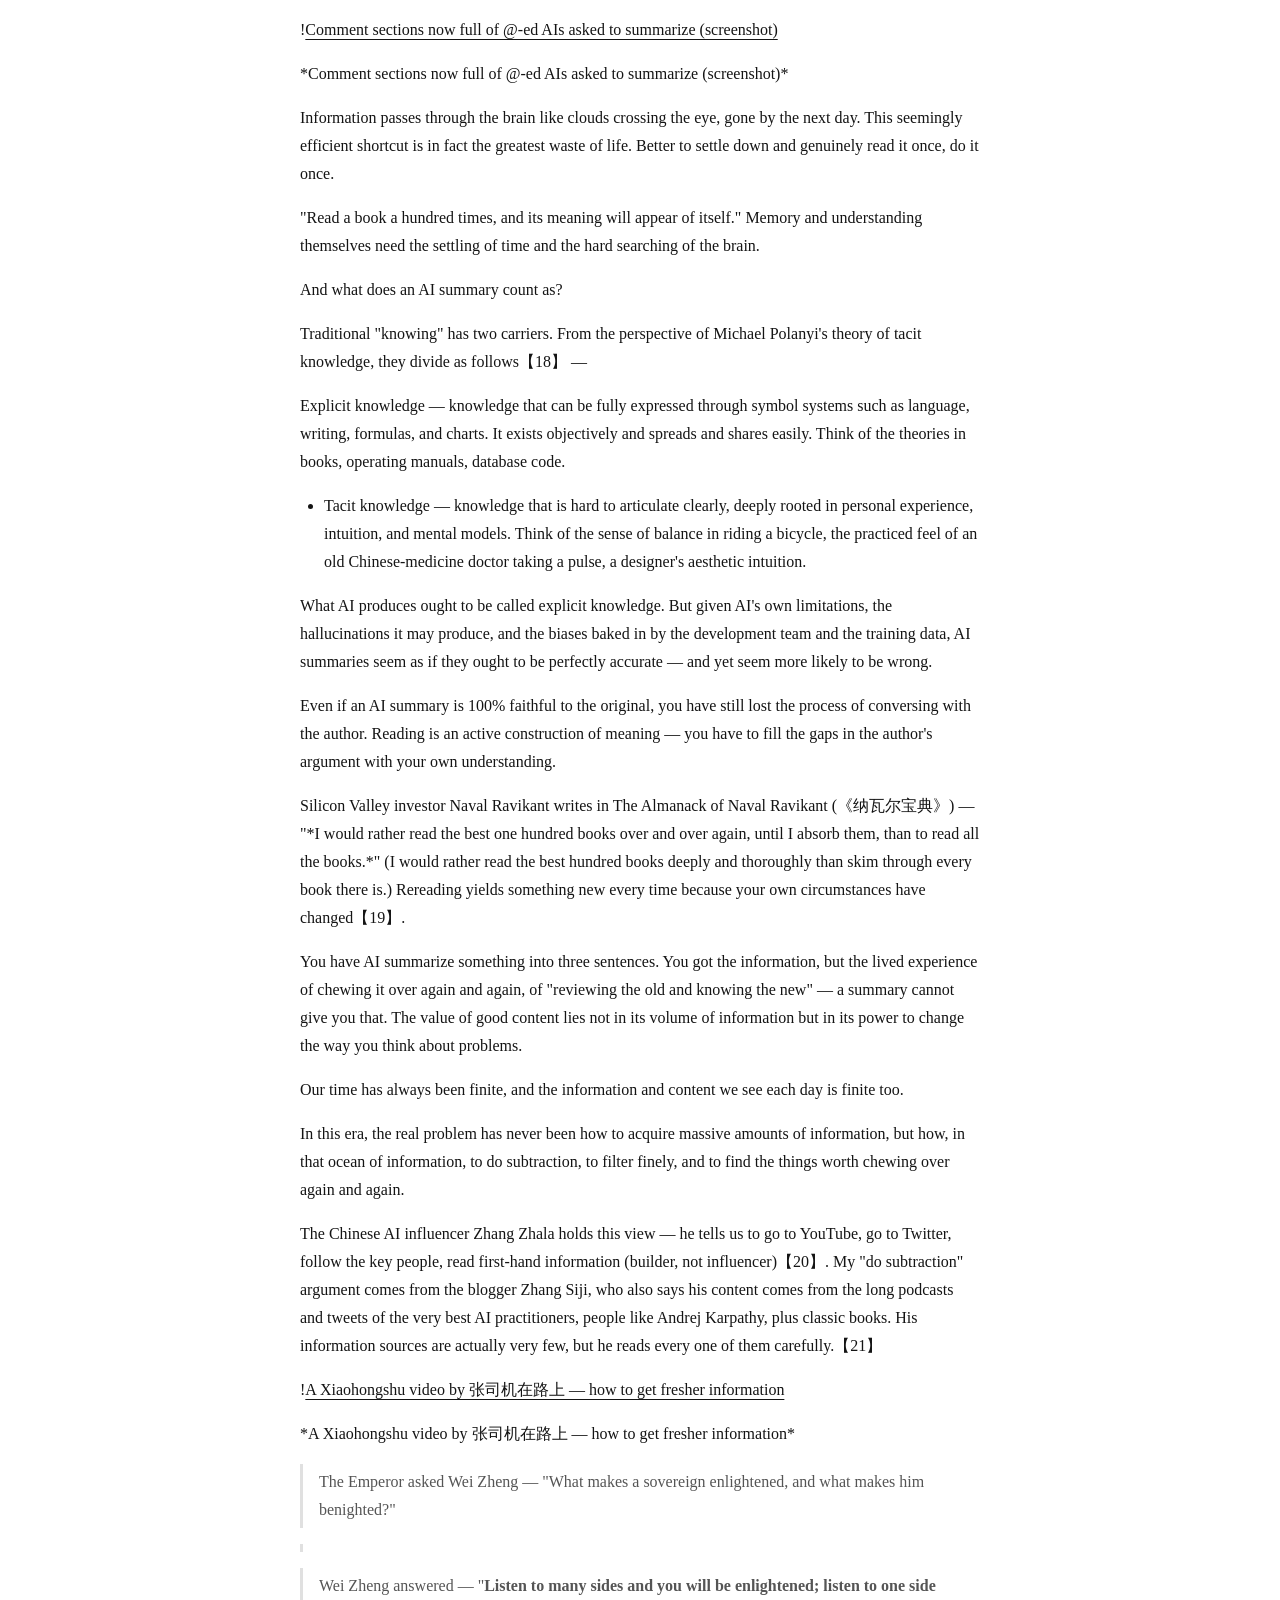
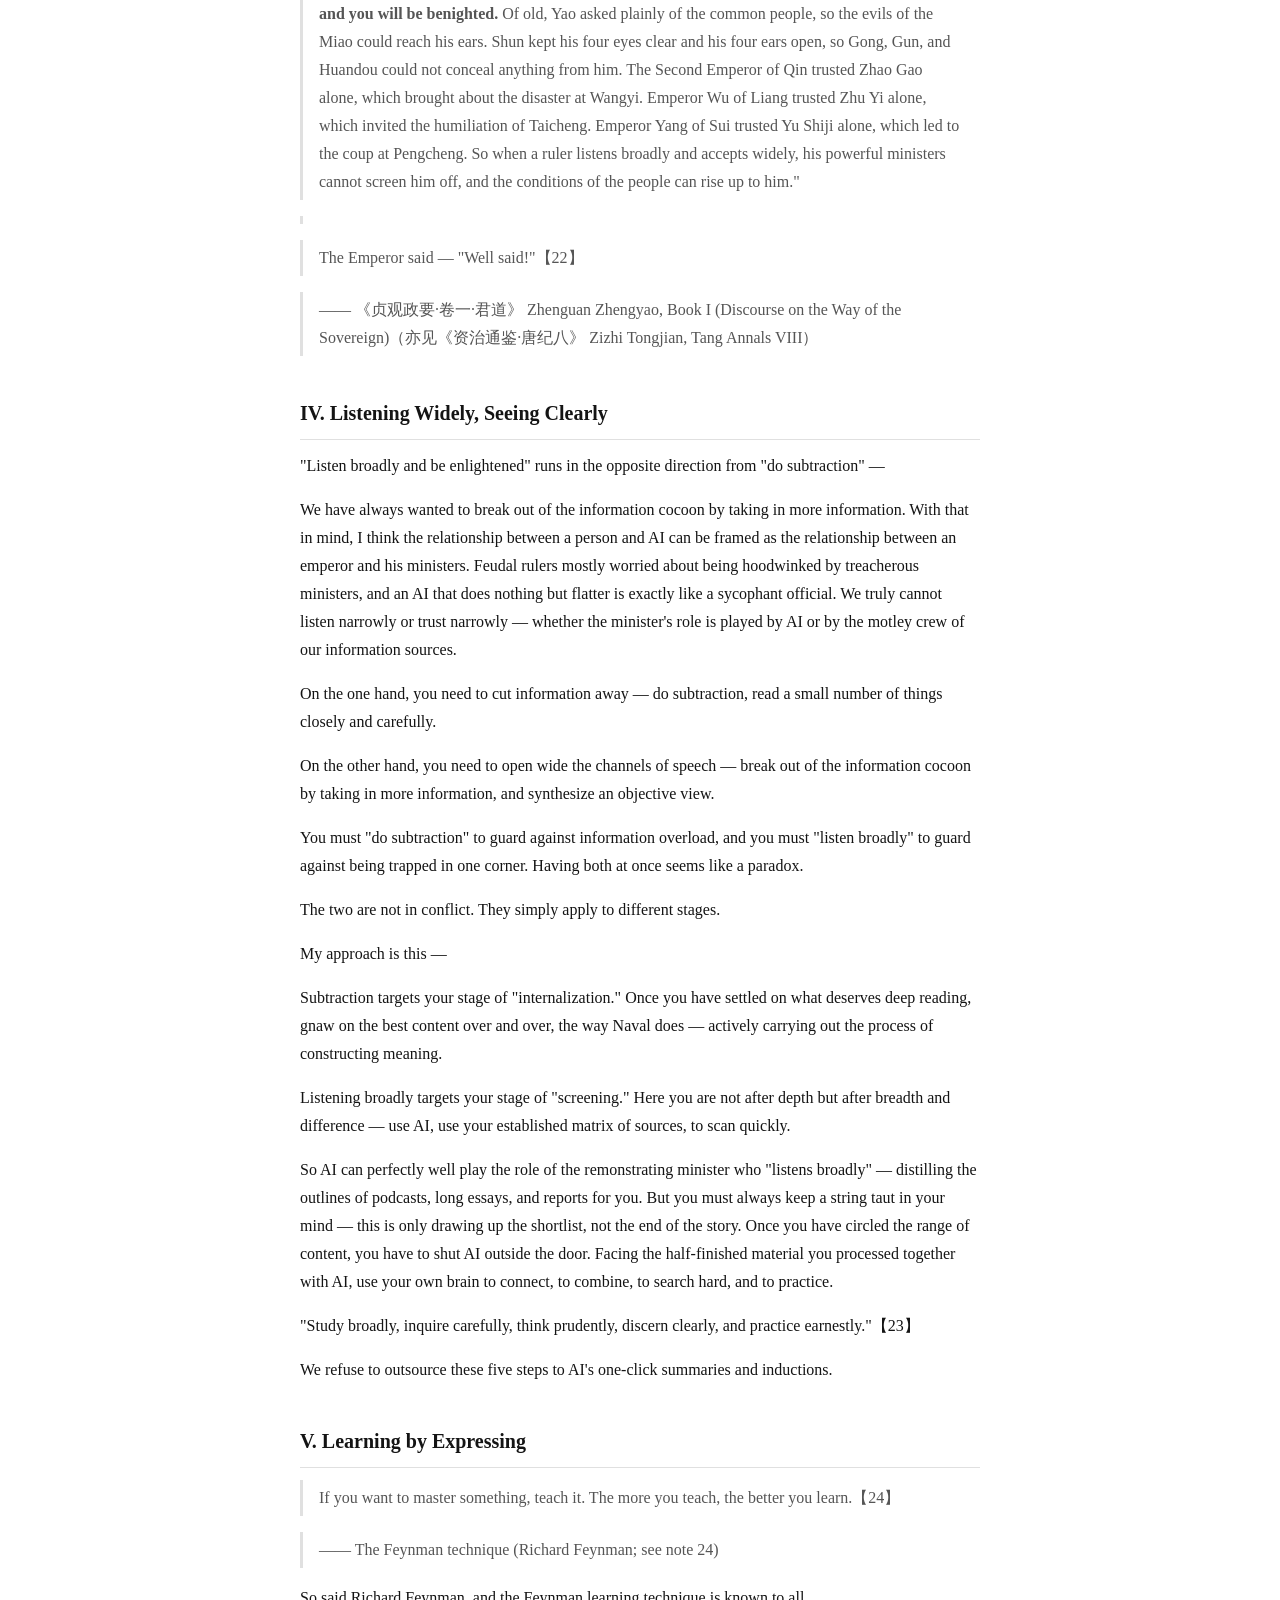
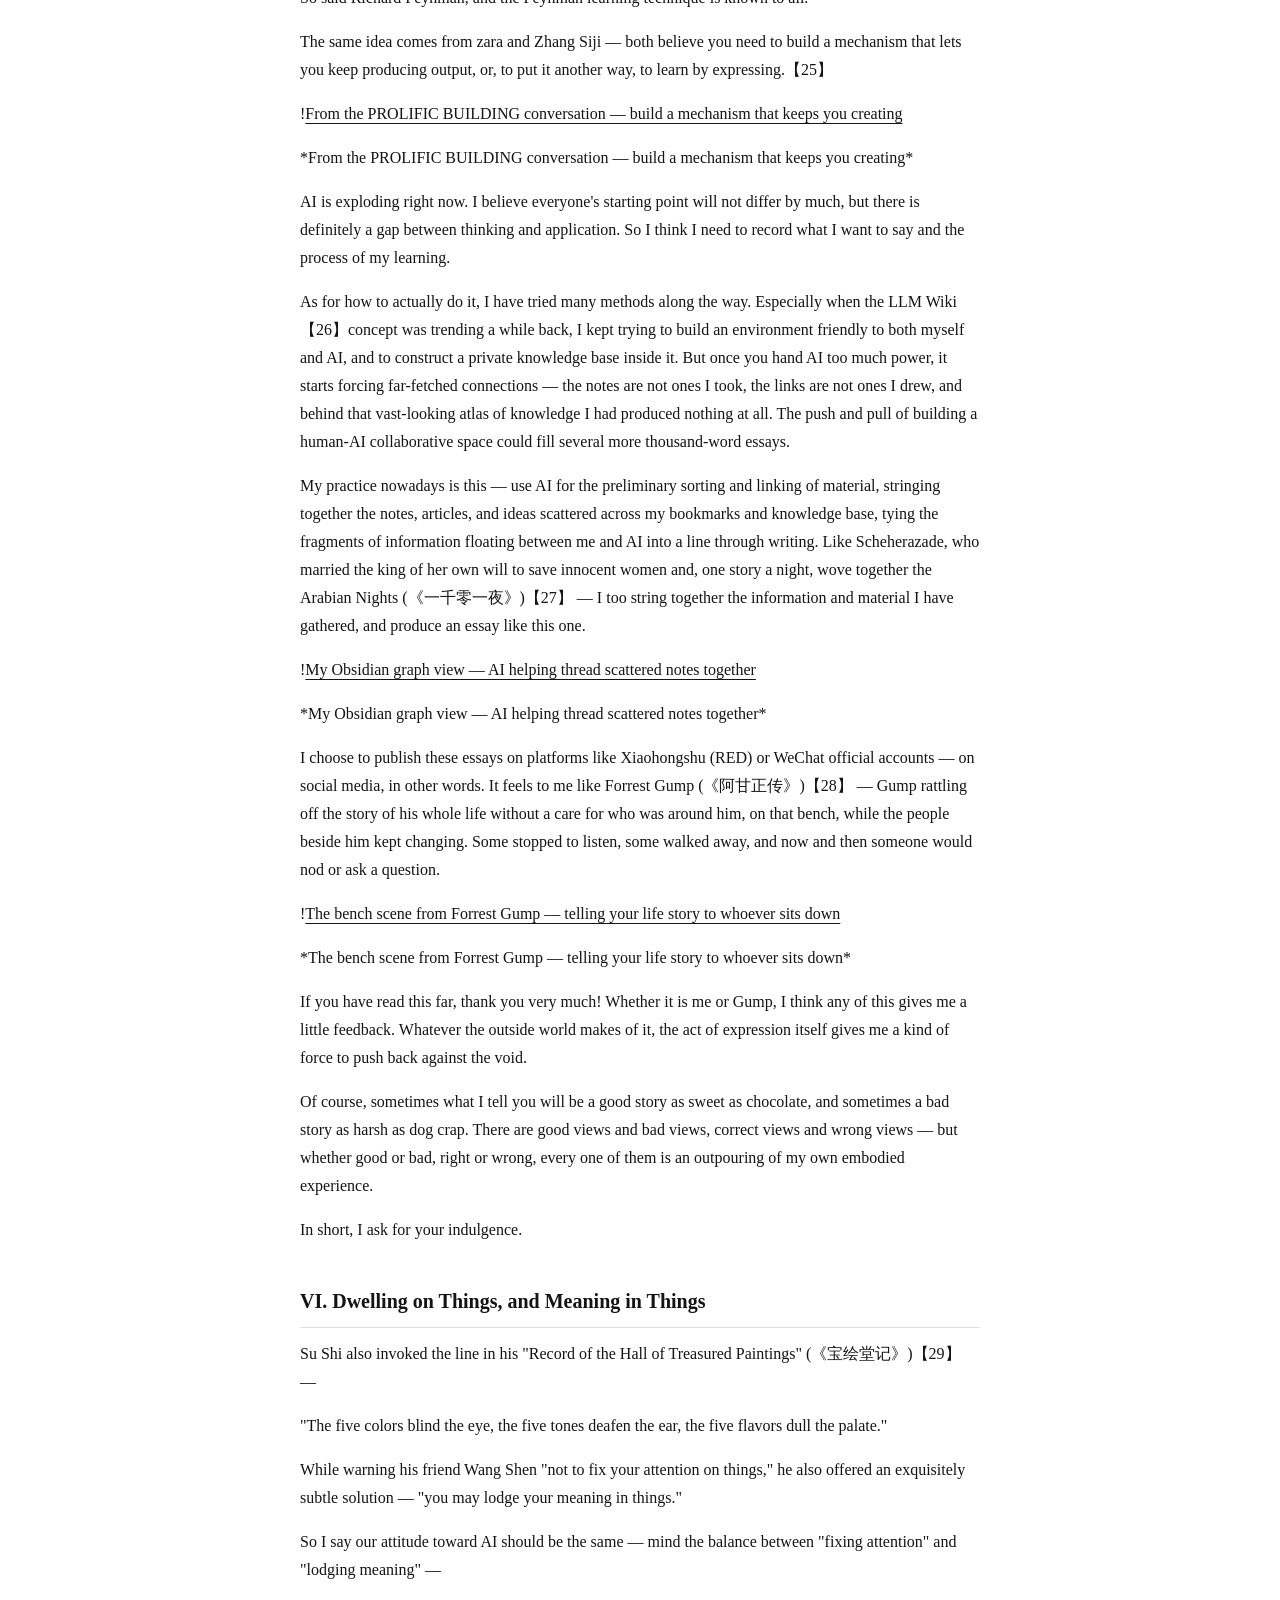
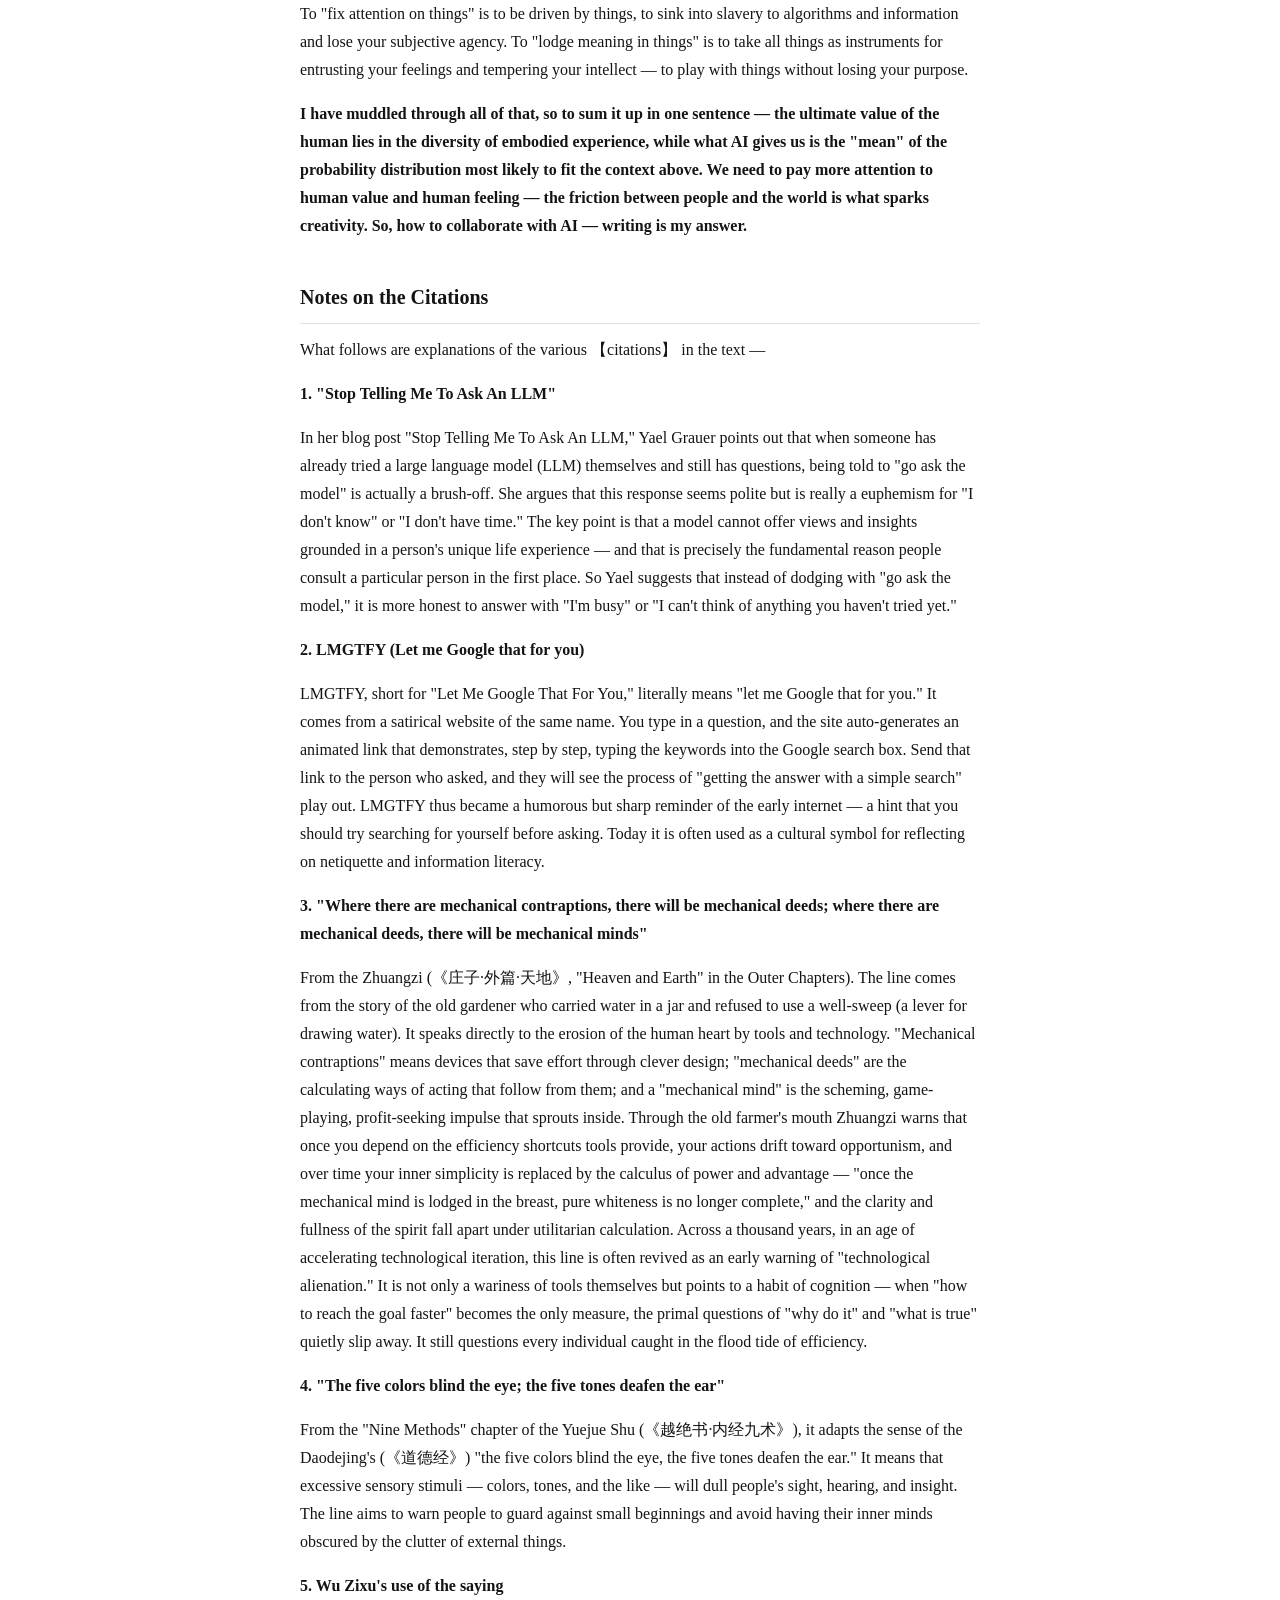
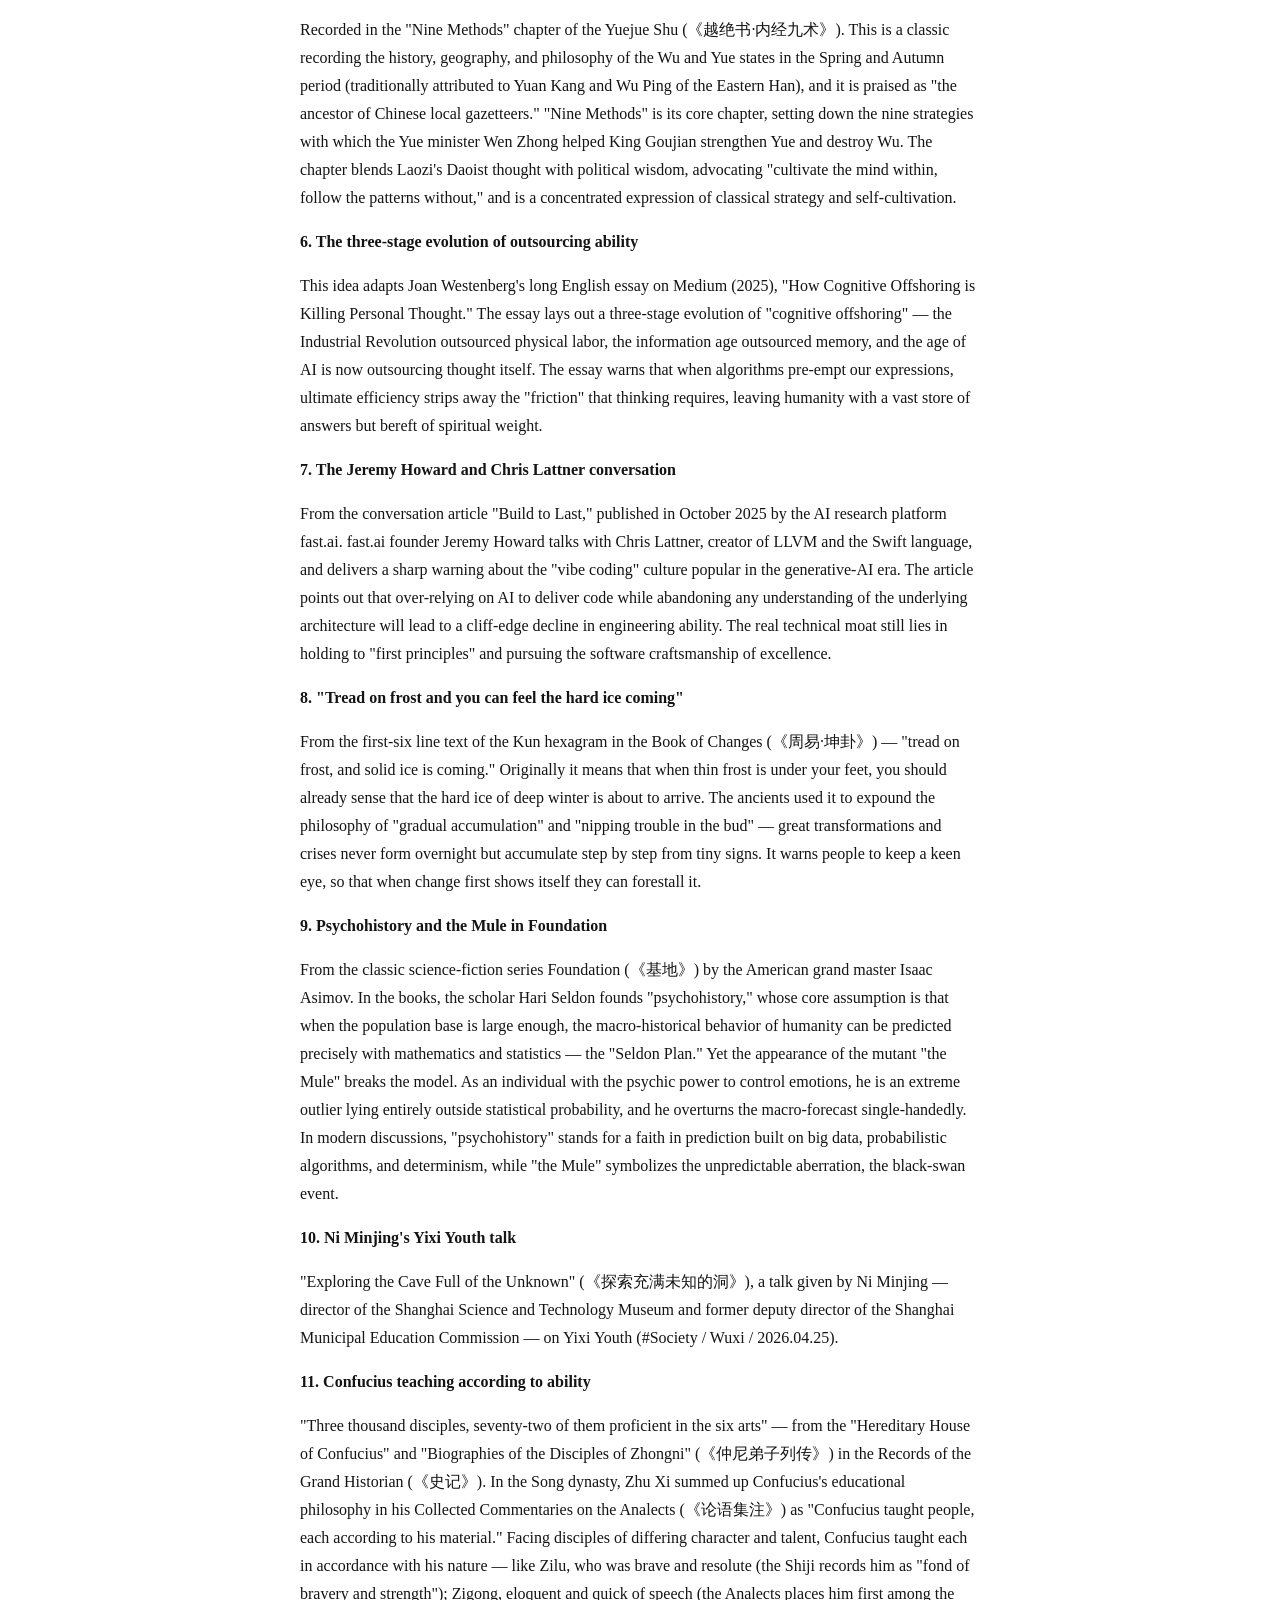
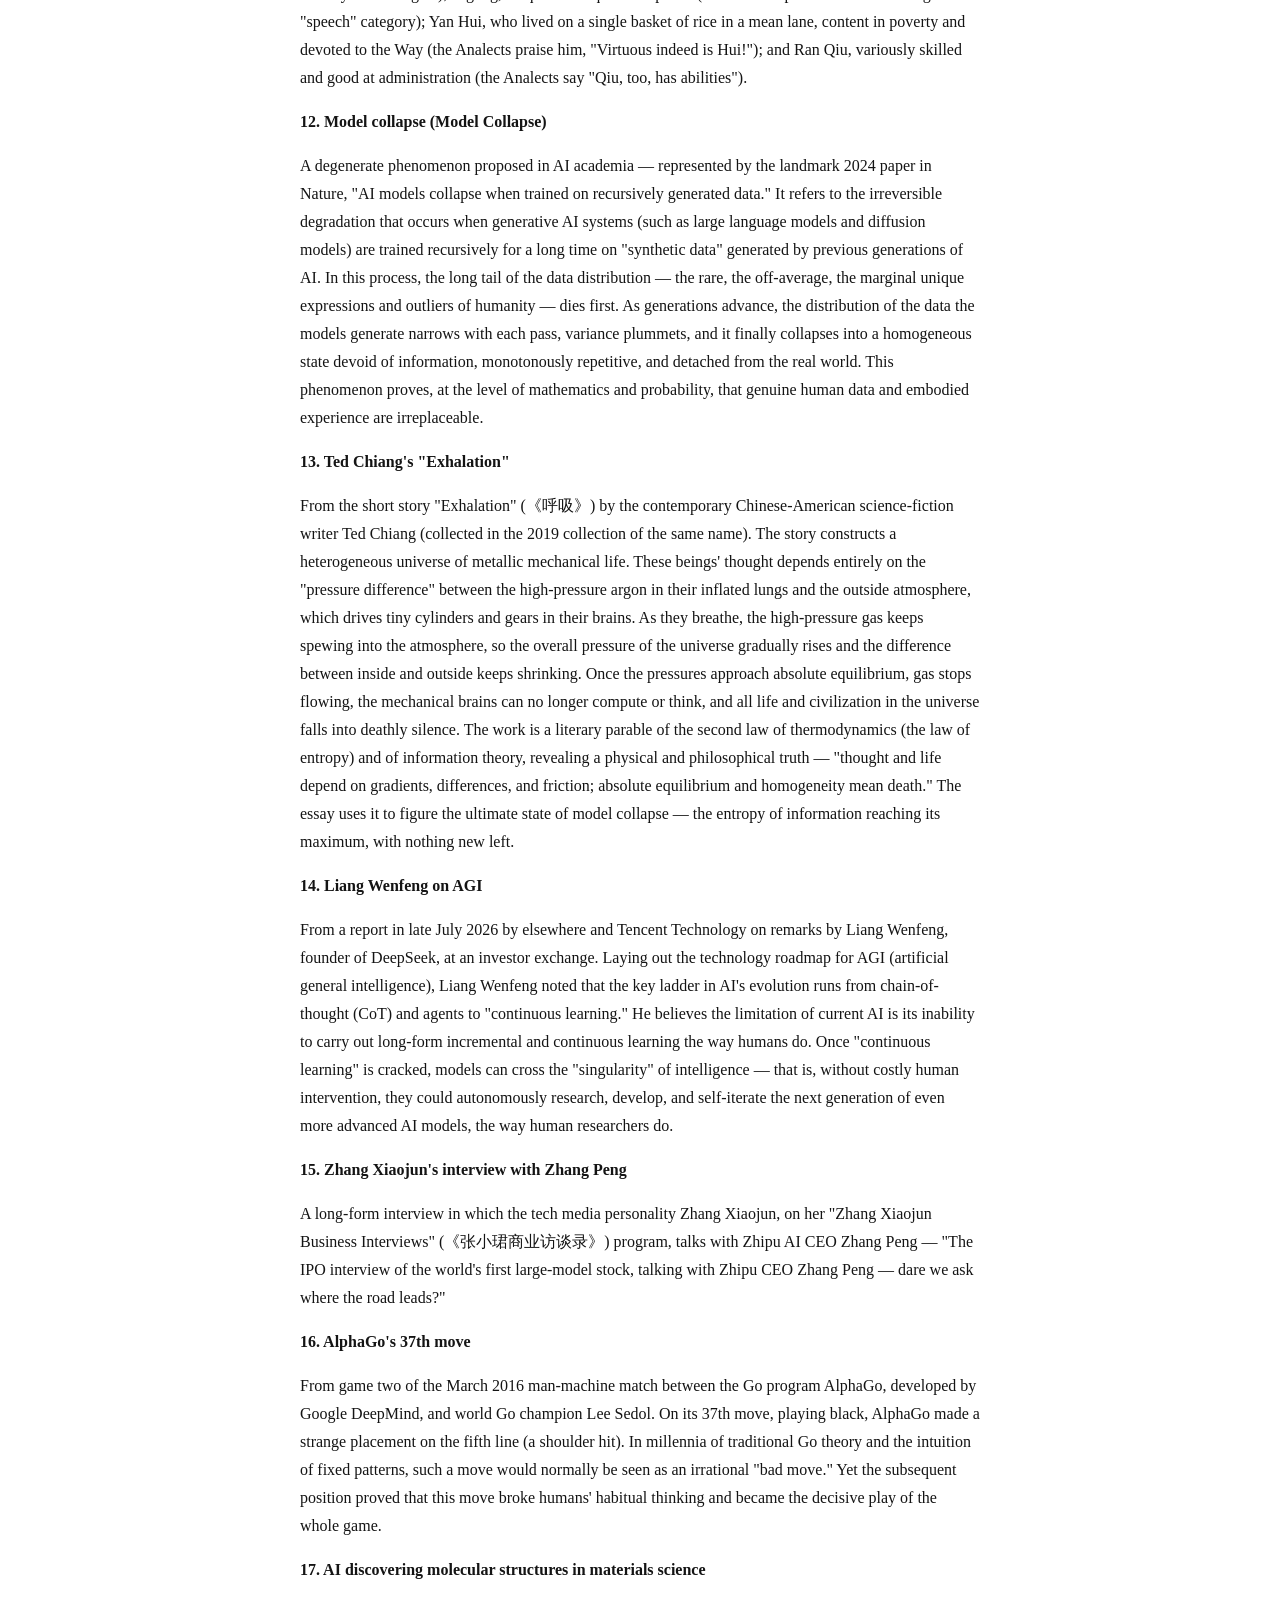
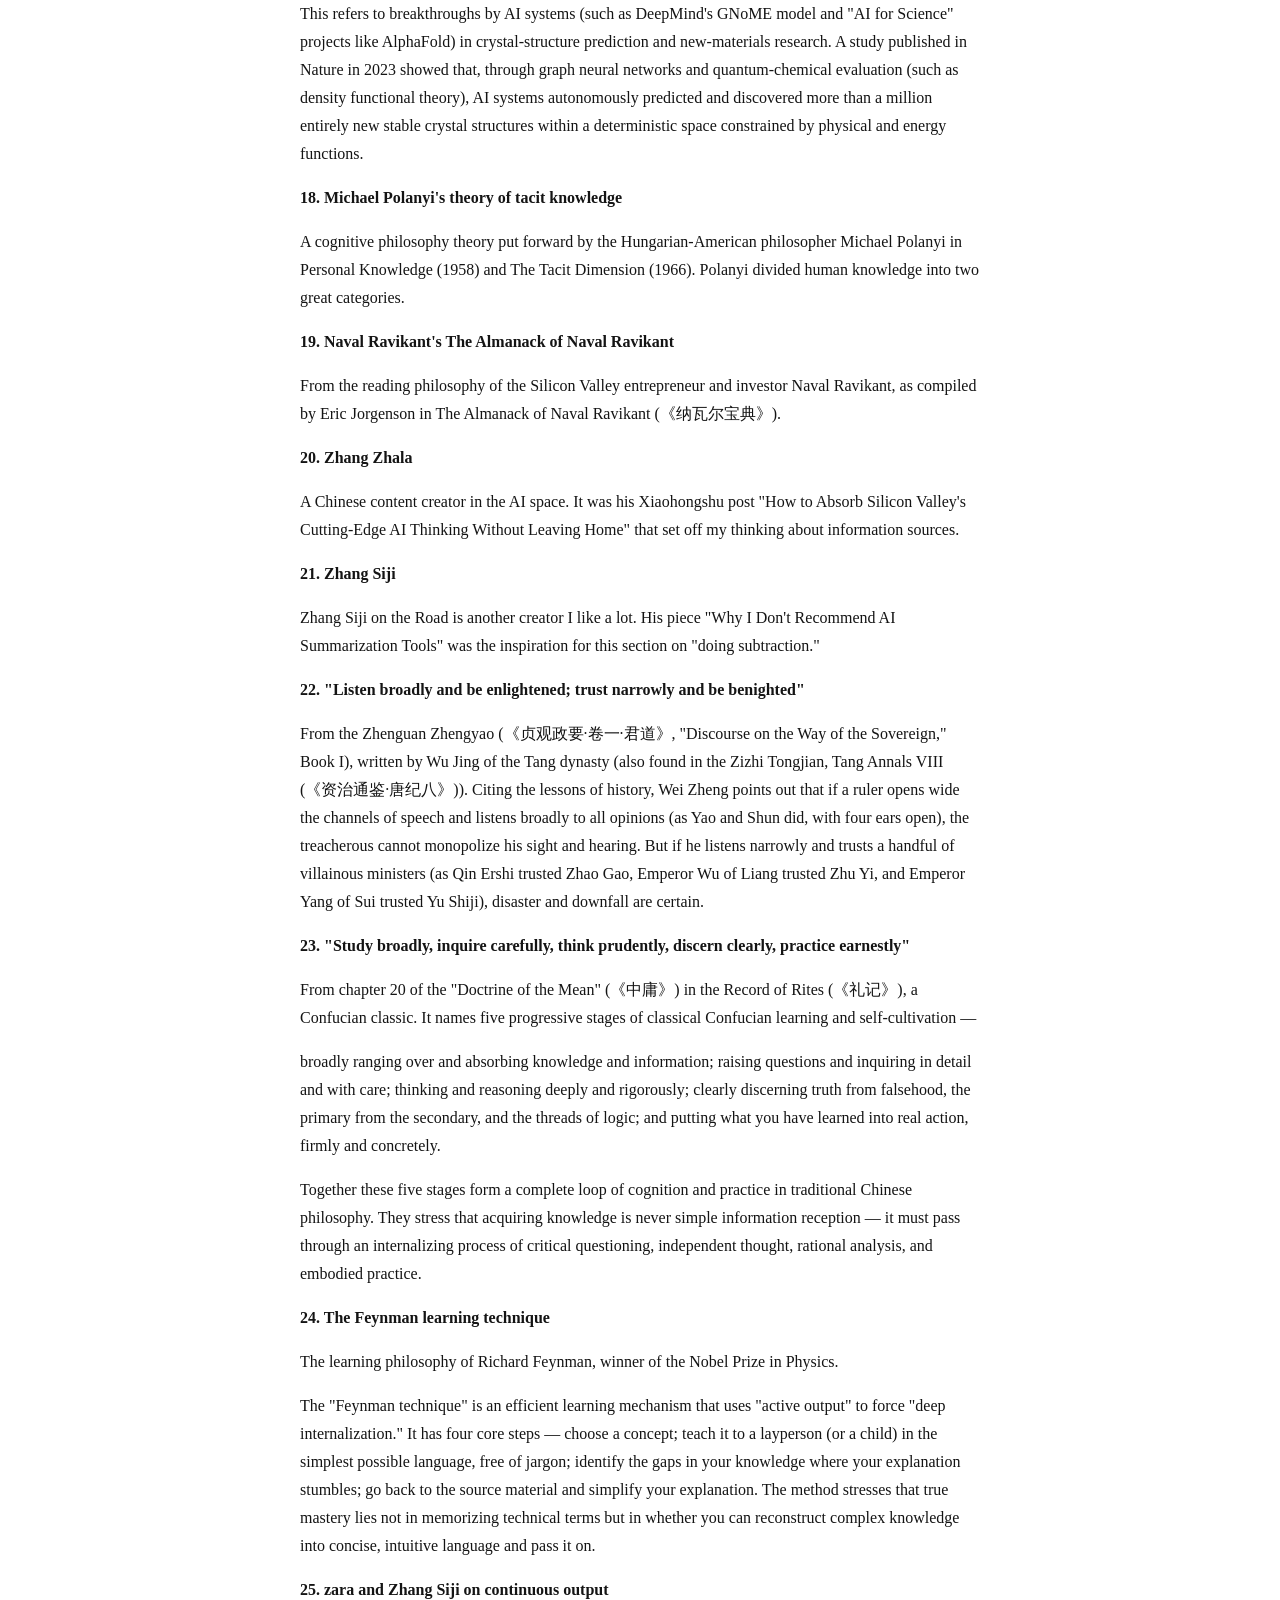
<file: writing/kaishi-xiezuo.en.html>
<!DOCTYPE html>
<html lang="zh">
<head>
<meta charset="UTF-8" />
<meta name="viewport" content="width=device-width, initial-scale=1.0" />
<title>Starting to Write Is My Plan for Collaborating with AI</title>
<meta property="og:title" content="Starting to Write Is My Plan for Collaborating with AI" />
<meta property="og:image" content="https://baizhichen-web.github.io/media/og-card.jpg" />
<meta name="twitter:card" content="summary_large_image" />
<script type="application/ld+json">{"@context":"https://schema.org","@type":"Article","headline":"Starting to Write Is My Plan for Collaborating with AI","name":"Starting to Write Is My Plan for Collaborating with AI","inLanguage":"zh-CN","author":{"@type":"Person","name":"陈柏志","alternateName":"白纸上","url":"https://baizhichen-web.github.io"},"isPartOf":{"@type":"WebSite","name":"陈柏志 · 个人网站","url":"https://baizhichen-web.github.io"},"url":"https://baizhichen-web.github.io/?article=kaishi-xiezuo","datePublished":"2026-07","abstract":"从一句『等我问问 AI』说起，谈 AI 时代的知识内化——做减法、兼听则明、用表达来学习。","genre":"Essay","image":"https://baizhichen-web.github.io/media/writing/kaishi-xiezuo/calli-zoom.webp"}</script>
<style>
  body { margin: 0; background: #ffffff; color: #141414; font-family: "Noto Serif SC","Source Han Serif SC",Georgia,"Times New Roman",serif; font-size: 16px; line-height: 1.75; }
  main { max-width: 680px; margin: 0 auto; padding: 64px 24px; }
  h1 { font-size: 28px; line-height: 1.3; margin: 0 0 8px; }
  h2 { font-size: 20px; margin: 40px 0 12px; padding-bottom: 8px; border-bottom: 1px solid #e0e0e0; }
  h3 { font-size: 17px; margin: 28px 0 10px; }
  p { margin: 0 0 16px; }
  ul, ol { margin: 0 0 16px; padding-left: 24px; }
  li { margin-bottom: 6px; }
  blockquote { margin: 0 0 16px; padding: 4px 16px; border-left: 3px solid #e0e0e0; color: #555555; }
  a { color: inherit; text-underline-offset: 4px; }
  code { font-family: ui-monospace, "JetBrains Mono", Consolas, monospace; font-size: 14px; background: #f3f3f3; padding: 1px 5px; border-radius: 3px; }
  hr { border: 0; border-top: 1px solid #e0e0e0; margin: 40px 0; }
  footer { margin-top: 48px; padding-top: 16px; border-top: 1px solid #e0e0e0; font-family: ui-monospace, Consolas, monospace; font-size: 12px; color: #757575; }
</style>
</head>
<body>
<main>
<h1>Starting to Write Is My Plan for Collaborating with AI</h1>
<blockquote>来源：<a href="https://baizhichen-web.github.io/writing/kaishi-xiezuo.en.md">https://baizhichen-web.github.io/writing/kaishi-xiezuo.en.md</a>（本站文章的 Markdown 副本 · English edition）</blockquote>
<p>Date：2026.07 · Form：Essay</p>
<p>!<a href="https://baizhichen-web.github.io/media/writing/kaishi-xiezuo/calli-zoom.webp">Starting to Write Is My Plan for Collaborating with AI——封面取自作品局部</a></p>
<p><strong>Summary</strong> — 从一句『等我问问 AI』说起，谈 AI 时代的知识内化——做减法、兼听则明、用表达来学习。</p>
<h2>I. Asking the AI, and LMGTFY</h2>
<p>I was arguing with a friend about some question, right in the thick of it, when he suddenly stopped. "Forget it — let me go ask AI in a bit."</p>
<p>Right around then I happened to read a blog post titled, of all things, "Stop Telling Me To Ask An LLM"【1】.</p>
<p>!<a href="https://baizhichen-web.github.io/media/writing/kaishi-xiezuo/fig-01.webp">Screenshot of the String Literal post “Stop Telling Me To Ask An LLM” (8 July 2026)</a></p>
<p>*Screenshot of the String Literal post “Stop Telling Me To Ask An LLM” (8 July 2026)*</p>
<p>The author opens with a story from his own life. He had a thorny question, no industry consensus, and even after working through a pile of research it stayed unsolved. So he made a point of meeting a veteran with thirty years of experience, someone who had lived through bad calls, hoping for the kind of judgment that only settles out of painful lessons — the kind a search engine cannot give you. The man's answer was — "Honestly? Ask Claude."</p>
<p>The author recalls how LMGTFY【2】 links used to be a jab at people who could not be bothered to run a basic search. Today's "just ask AI" feels more like being handed a food ranking while the other person refuses to tell you "here is what I personally think is off about it."</p>
<p>!<a href="https://baizhichen-web.github.io/media/writing/kaishi-xiezuo/fig-02.webp">The times have moved on, and there is already a ChatGPT edition of LMGTFY (or perhaps it should be called LMAITFY) — https://lmgtfy2.com/s/eBxY3n (a GIF link, feel free to try it)</a></p>
<p>*The times have moved on, and there is already a ChatGPT edition of LMGTFY (or perhaps it should be called LMAITFY) — https://lmgtfy2.com/s/eBxY3n (a GIF link, feel free to try it)*</p>
<p>Exactly. When it comes to food rankings, I am a decent local guide — whenever friends come to visit my hometown I steer them to the local eats I grew up on. When people ask for your opinion, what they are really after is your experience. What everyone cares about is finding the most distinctive food, or at least food that stands for what I hope they will taste.</p>
<p>From a user-research angle you could put it this way — every person in the world stands for one user group, one attitude. The answer they give you is the voice of that attitude, an attitude that exists outside AI and can help us make decisions. In a sense that is good user research — or rather, the author thought it through carefully before going to this particular person. After all, this person has his own embodied experience.</p>
<p>"Where there are mechanical contraptions, there will be mechanical deeds; where there are mechanical deeds, there will be mechanical minds."【3】</p>
<p>I could not help but glance at the feed apps on my phone. A piece of information gets produced, received, and consumed a second time over — and not one human judgment may have taken part the whole way. My Feishu (Lark) bot pings me about new content from yesterday's AI knowledge-sharing group; a summarizer condenses it into four bullet points; my writing bot suggests I quote it and has already drafted the paragraph for me. All I have to do is nod. The interface even thanks me.</p>
<p>It sounds like the setup of some dystopian science fiction, but it could just be an ordinary Monday.</p>
<p>"The five colors blind the eye; the five tones deafen the ear."【4】</p>
<p>Wu Zixu once cited this saying to talk the King of Wu out of accepting the beauties offered by the state of Yue【5】. I think I need it too, as a reminder to myself of how to treat the information AI keeps presenting to me.</p>
<h2>II. What Future Are We Running Toward</h2>
<p>Looking back, the Industrial Revolution outsourced our limbs and torsos. Today's information age has brazenly begun "cutting down the fiefs" — this time, of the brain.</p>
<p>With every wave, one human ability gets stamped as inefficient and handed over to the machines. The steam engine did more work than horses; the computer stores more data than the brain; and an AI tool will always know your next typed word before you do.【6】</p>
<p>fast.ai founder Jeremy Howard recently sat down with Chris Lattner for a conversation. Jeremy says what he sees is developers abandoning every practice that leads to understanding, mastery, and durable software. CEOs boast about teams shipping ten thousand lines of AI-generated code a day; engineers proudly call what they do "vibe-coding." And Vibe Coding has spread across society at large — the old and the young are all using it, nobody bothering to understand it deeply, just feeling out AI's temper and getting by.【7】</p>
<p>!<a href="https://baizhichen-web.github.io/media/writing/kaishi-xiezuo/fig-03.webp">Cover of “Build to Last” — the Jeremy Howard × Chris Lattner conversation</a></p>
<p>*Cover of “Build to Last” — the Jeremy Howard × Chris Lattner conversation*</p>
<p>What kind of future are we running toward?</p>
<p>When you tread on frost you can feel the hard ice coming【8】<strong>,</strong> and though the future holds all manner of strange and bizarre scenes we can imagine, one thing I believe is certain — diversity.</p>
<p>Look back, and species evolution runs on endless mutation and recombination. Genetic diversity is life's stake against total annihilation.</p>
<p>Look forward, and because I love science fiction I dream up all sorts of problems that have already been foreseen. Asimov's Foundation (《基地》) builds a statistics-based "psychohistory" on the premise that human behavior is predictable in aggregate — but the Mule breaks every prediction. The Mule is a mutant, an outlier beyond the statistical model. The Seldon Plan can predict the rise and fall of an entire galactic empire, but it cannot predict one person who refuses to play by the rules. Diversity is the natural enemy of prediction and control.【9】</p>
<p>The same goes for education — of course we want to see more diversity in our children. They are our future.</p>
<p>Sorting every child into a class by level — the gifted class, the rocket class, the innovation class, the remedial class — can only maim each child's individuality and appetite for exploration, cutting the feet to fit the shoes. Ni Minjing, director of the Shanghai Science and Technology Museum, told a story in his Yixi Youth talk. In an eighth-grade physics class on the conservation of energy, the smartest kid gets it at a glance. Then the "dumbest" kid raises his hand and asks — if energy works like that, why is there an energy crisis? And the smartest kid is asked to answer. Teacher, I have no idea either.【10】</p>
<p>!<a href="https://baizhichen-web.github.io/media/writing/kaishi-xiezuo/fig-04.webp">Ni Minjing on stage at 一席少年 — tracking by level only misfits every child</a></p>
<p>*Ni Minjing on stage at 一席少年 — tracking by level only misfits every child*</p>
<p>Confucius had three thousand disciples, seventy-two of them virtuous. Zilu was brave, Zigong eloquent, Yan Hui content in poverty, Ran Qiu multitalented. The Master taught each according to his nature, never pressing them into a single mold【11】. Education is not about stamping out many identical geniuses; it is about creating and nourishing soil where innovation can emerge on its own. Innovation is not afraid of foolishness — it is afraid of sameness. The development of AI is no different.</p>
<p>In The Three-Body Problem (《三体》), the sophons lock down fundamental physics. Humanity can still maneuver in applied technology, but it can never break through that ceiling again.</p>
<p>Is it possible that, through AI, we are locking down our own creativity in a different way? —</p>
<p>My worry is that by the time scaling law runs out, the old data is used up, and the new data grows homogeneous, innovation will have become water without a source.</p>
<p>This worry has an exact counterpart in technology — it is called "model collapse (Model Collapse)【12】." When synthetic data generated by AI repeatedly becomes the material for the next round of training, the long-tail expressions — the rare, the off-average — die first, the data distribution narrows with each generation, and it finally collapses into a monotonous repetition devoid of information. Ted Chiang wrote something similar in Exhalation (《呼吸》) — a universe that runs on pressure differences, where everything stops once all the pressures even out.【13】</p>
<p>AI training chases the mean, and AI's output flows back into the training data. Each generation is more AI, more homogeneous than the last — and we are already living inside a system built of AI. With every breath we take in and out air laced with AI-generated content. We are accelerating this process of equilibration.</p>
<p>But here a sharp reader would cut me off. The real breakthrough lies in this — once we hit that "singularity," once AI masters the method of innovation, it could keep upgrading itself through self-training and finally arrive at AGI. In Liang Wenfeng's words, that means first the ability to keep learning like a human, and then self-iteration【14】.</p>
<p>From Zhang Xiaojun's interview with Zhang Peng【15】I learned that intelligence studies is about creating new knowledge on the foundation of existing information. Its knowledge production takes old knowledge into deductive reasoning and extracts new knowledge from it. If humans can do it, why not AI?</p>
<p>But intelligence studies does not work only that way. If humans could only deduce, we would still be stuck in the age of Aristotle. What truly pushes the boundaries of knowledge outward is something else — induction, and embodied cognition of the real world. Induction distills new laws from individual facts; it can be overturned by the next counterexample at any time, yet it is precisely what supplies knowledge not contained in the premises. Embodied cognition is a physicist's understanding of "force," a designer's intuition for "materials," a doctor's insight into "an illness" — all of it drawn from real sensory experience and feedback from the physical world. This kind of "friction" is what lets humans build an intuition for cause and effect.</p>
<p>These are exactly what coding-focused models do not sufficiently have —</p>
<p>At present, the moments when AI comes closest to "innovation" are when it plays move 37 like AlphaGo【16】, or when it independently discovers molecular structures in materials science that humans never thought of【17】. Closed worlds with clear rules. Go's wins and losses are utterly objective; the stability of a molecular structure can be computed exactly with an energy function. In these domains AI can indeed rely on brute-force computation and reinforcement learning to discover blind spots that humans miss. Yet when we turn to more complex scientific frontiers — the nature of dark matter, the origin of consciousness — we do not even know what the search space looks like, and we cannot define what a "good" reward function would be. In these domains, AI's "physical-world feedback" still depends heavily on humans to set the problem frame and the evaluation criteria.</p>
<h2>III. Subtraction</h2>
<p>In the end, our hope has to be staked back on the "human." Let us turn our gaze from the grand future and the wide world back onto ourselves — and talk about the concrete problems we meet in daily life.</p>
<p>First — you do not need AI to help you see more. What you need is to do subtraction.</p>
<p>I often see comments under videos @-ing all sorts of AIs to summarize them. The video creator, who has to worry about completion rate, probably has complicated feelings — "what you get from others always feels shallow; to truly know a thing, you must do it yourself." And that is before you consider — without reading it yourself, what you receive is secondhand knowledge from someone else's video, which you then turn into thirdhand knowledge through an AI summary.</p>
<p>!<a href="https://baizhichen-web.github.io/media/writing/kaishi-xiezuo/fig-05.webp">Comment sections now full of @-ed AIs asked to summarize (screenshot)</a></p>
<p>*Comment sections now full of @-ed AIs asked to summarize (screenshot)*</p>
<p>Information passes through the brain like clouds crossing the eye, gone by the next day. This seemingly efficient shortcut is in fact the greatest waste of life. Better to settle down and genuinely read it once, do it once.</p>
<p>"Read a book a hundred times, and its meaning will appear of itself." Memory and understanding themselves need the settling of time and the hard searching of the brain.</p>
<p>And what does an AI summary count as?</p>
<p>Traditional "knowing" has two carriers. From the perspective of Michael Polanyi's theory of tacit knowledge, they divide as follows【18】 —</p>
<p>Explicit knowledge — knowledge that can be fully expressed through symbol systems such as language, writing, formulas, and charts. It exists objectively and spreads and shares easily. Think of the theories in books, operating manuals, database code.</p>
<ul>
<li>Tacit knowledge — knowledge that is hard to articulate clearly, deeply rooted in personal experience, intuition, and mental models. Think of the sense of balance in riding a bicycle, the practiced feel of an old Chinese-medicine doctor taking a pulse, a designer's aesthetic intuition.</li>
</ul>
<p>What AI produces ought to be called explicit knowledge. But given AI's own limitations, the hallucinations it may produce, and the biases baked in by the development team and the training data, AI summaries seem as if they ought to be perfectly accurate — and yet seem more likely to be wrong.</p>
<p>Even if an AI summary is 100% faithful to the original, you have still lost the process of conversing with the author. Reading is an active construction of meaning — you have to fill the gaps in the author's argument with your own understanding.</p>
<p>Silicon Valley investor Naval Ravikant writes in The Almanack of Naval Ravikant (《纳瓦尔宝典》) — "*I would rather read the best one hundred books over and over again, until I absorb them, than to read all the books.*" (I would rather read the best hundred books deeply and thoroughly than skim through every book there is.) Rereading yields something new every time because your own circumstances have changed【19】.</p>
<p>You have AI summarize something into three sentences. You got the information, but the lived experience of chewing it over again and again, of "reviewing the old and knowing the new" — a summary cannot give you that. The value of good content lies not in its volume of information but in its power to change the way you think about problems.</p>
<p>Our time has always been finite, and the information and content we see each day is finite too.</p>
<p>In this era, the real problem has never been how to acquire massive amounts of information, but how, in that ocean of information, to do subtraction, to filter finely, and to find the things worth chewing over again and again.</p>
<p>The Chinese AI influencer Zhang Zhala holds this view — he tells us to go to YouTube, go to Twitter, follow the key people, read first-hand information (builder, not influencer)【20】. My "do subtraction" argument comes from the blogger Zhang Siji, who also says his content comes from the long podcasts and tweets of the very best AI practitioners, people like Andrej Karpathy, plus classic books. His information sources are actually very few, but he reads every one of them carefully.【21】</p>
<p>!<a href="https://baizhichen-web.github.io/media/writing/kaishi-xiezuo/fig-06.webp">A Xiaohongshu video by 张司机在路上 — how to get fresher information</a></p>
<p>*A Xiaohongshu video by 张司机在路上 — how to get fresher information*</p>
<blockquote>The Emperor asked Wei Zheng — "What makes a sovereign enlightened, and what makes him benighted?"</blockquote>
<blockquote></blockquote>
<blockquote>Wei Zheng answered — "<strong>Listen to many sides and you will be enlightened; listen to one side and you will be benighted.</strong> Of old, Yao asked plainly of the common people, so the evils of the Miao could reach his ears. Shun kept his four eyes clear and his four ears open, so Gong, Gun, and Huandou could not conceal anything from him. The Second Emperor of Qin trusted Zhao Gao alone, which brought about the disaster at Wangyi. Emperor Wu of Liang trusted Zhu Yi alone, which invited the humiliation of Taicheng. Emperor Yang of Sui trusted Yu Shiji alone, which led to the coup at Pengcheng. So when a ruler listens broadly and accepts widely, his powerful ministers cannot screen him off, and the conditions of the people can rise up to him."</blockquote>
<blockquote></blockquote>
<blockquote>The Emperor said — "Well said!"【22】</blockquote>
<blockquote>—— 《贞观政要·卷一·君道》 Zhenguan Zhengyao, Book I (Discourse on the Way of the Sovereign)（亦见《资治通鉴·唐纪八》 Zizhi Tongjian, Tang Annals VIII）</blockquote>
<h2>IV. Listening Widely, Seeing Clearly</h2>
<p>"Listen broadly and be enlightened" runs in the opposite direction from "do subtraction" —</p>
<p>We have always wanted to break out of the information cocoon by taking in more information. With that in mind, I think the relationship between a person and AI can be framed as the relationship between an emperor and his ministers. Feudal rulers mostly worried about being hoodwinked by treacherous ministers, and an AI that does nothing but flatter is exactly like a sycophant official. We truly cannot listen narrowly or trust narrowly — whether the minister's role is played by AI or by the motley crew of our information sources.</p>
<p>On the one hand, you need to cut information away — do subtraction, read a small number of things closely and carefully.</p>
<p>On the other hand, you need to open wide the channels of speech — break out of the information cocoon by taking in more information, and synthesize an objective view.</p>
<p>You must "do subtraction" to guard against information overload, and you must "listen broadly" to guard against being trapped in one corner. Having both at once seems like a paradox.</p>
<p>The two are not in conflict. They simply apply to different stages.</p>
<p>My approach is this —</p>
<p>Subtraction targets your stage of "internalization." Once you have settled on what deserves deep reading, gnaw on the best content over and over, the way Naval does — actively carrying out the process of constructing meaning.</p>
<p>Listening broadly targets your stage of "screening." Here you are not after depth but after breadth and difference — use AI, use your established matrix of sources, to scan quickly.</p>
<p>So AI can perfectly well play the role of the remonstrating minister who "listens broadly" — distilling the outlines of podcasts, long essays, and reports for you. But you must always keep a string taut in your mind — this is only drawing up the shortlist, not the end of the story. Once you have circled the range of content, you have to shut AI outside the door. Facing the half-finished material you processed together with AI, use your own brain to connect, to combine, to search hard, and to practice.</p>
<p>"Study broadly, inquire carefully, think prudently, discern clearly, and practice earnestly."【23】</p>
<p>We refuse to outsource these five steps to AI's one-click summaries and inductions.</p>
<h2>V. Learning by Expressing</h2>
<blockquote>If you want to master something, teach it. The more you teach, the better you learn.【24】</blockquote>
<blockquote>—— The Feynman technique (Richard Feynman; see note 24)</blockquote>
<p>So said Richard Feynman, and the Feynman learning technique is known to all.</p>
<p>The same idea comes from zara and Zhang Siji — both believe you need to build a mechanism that lets you keep producing output, or, to put it another way, to learn by expressing.【25】</p>
<p>!<a href="https://baizhichen-web.github.io/media/writing/kaishi-xiezuo/fig-07.webp">From the PROLIFIC BUILDING conversation — build a mechanism that keeps you creating</a></p>
<p>*From the PROLIFIC BUILDING conversation — build a mechanism that keeps you creating*</p>
<p>AI is exploding right now. I believe everyone's starting point will not differ by much, but there is definitely a gap between thinking and application. So I think I need to record what I want to say and the process of my learning.</p>
<p>As for how to actually do it, I have tried many methods along the way. Especially when the LLM Wiki【26】concept was trending a while back, I kept trying to build an environment friendly to both myself and AI, and to construct a private knowledge base inside it. But once you hand AI too much power, it starts forcing far-fetched connections — the notes are not ones I took, the links are not ones I drew, and behind that vast-looking atlas of knowledge I had produced nothing at all. The push and pull of building a human-AI collaborative space could fill several more thousand-word essays.</p>
<p>My practice nowadays is this — use AI for the preliminary sorting and linking of material, stringing together the notes, articles, and ideas scattered across my bookmarks and knowledge base, tying the fragments of information floating between me and AI into a line through writing. Like Scheherazade, who married the king of her own will to save innocent women and, one story a night, wove together the Arabian Nights (《一千零一夜》)【27】 — I too string together the information and material I have gathered, and produce an essay like this one.</p>
<p>!<a href="https://baizhichen-web.github.io/media/writing/kaishi-xiezuo/fig-08.webp">My Obsidian graph view — AI helping thread scattered notes together</a></p>
<p>*My Obsidian graph view — AI helping thread scattered notes together*</p>
<p>I choose to publish these essays on platforms like Xiaohongshu (RED) or WeChat official accounts — on social media, in other words. It feels to me like Forrest Gump (《阿甘正传》)【28】 — Gump rattling off the story of his whole life without a care for who was around him, on that bench, while the people beside him kept changing. Some stopped to listen, some walked away, and now and then someone would nod or ask a question.</p>
<p>!<a href="https://baizhichen-web.github.io/media/writing/kaishi-xiezuo/fig-09.webp">The bench scene from Forrest Gump — telling your life story to whoever sits down</a></p>
<p>*The bench scene from Forrest Gump — telling your life story to whoever sits down*</p>
<p>If you have read this far, thank you very much! Whether it is me or Gump, I think any of this gives me a little feedback. Whatever the outside world makes of it, the act of expression itself gives me a kind of force to push back against the void.</p>
<p>Of course, sometimes what I tell you will be a good story as sweet as chocolate, and sometimes a bad story as harsh as dog crap. There are good views and bad views, correct views and wrong views — but whether good or bad, right or wrong, every one of them is an outpouring of my own embodied experience.</p>
<p>In short, I ask for your indulgence.</p>
<h2>VI. Dwelling on Things, and Meaning in Things</h2>
<p>Su Shi also invoked the line in his "Record of the Hall of Treasured Paintings" (《宝绘堂记》)【29】 —</p>
<p>"The five colors blind the eye, the five tones deafen the ear, the five flavors dull the palate."</p>
<p>While warning his friend Wang Shen "not to fix your attention on things," he also offered an exquisitely subtle solution — "you may lodge your meaning in things."</p>
<p>So I say our attitude toward AI should be the same — mind the balance between "fixing attention" and "lodging meaning" —</p>
<p>To "fix attention on things" is to be driven by things, to sink into slavery to algorithms and information and lose your subjective agency. To "lodge meaning in things" is to take all things as instruments for entrusting your feelings and tempering your intellect — to play with things without losing your purpose.</p>
<p><strong>I have muddled through all of that, so to sum it up in one sentence — the ultimate value of the human lies in the diversity of embodied experience, while what AI gives us is the "mean" of the probability distribution most likely to fit the context above. We need to pay more attention to human value and human feeling — the friction between people and the world is what sparks creativity. So, how to collaborate with AI — writing is my answer.</strong></p>
<h2>Notes on the Citations</h2>
<p>What follows are explanations of the various 【citations】 in the text —</p>
<p><strong>1. "Stop Telling Me To Ask An LLM"</strong></p>
<p>In her blog post "Stop Telling Me To Ask An LLM," Yael Grauer points out that when someone has already tried a large language model (LLM) themselves and still has questions, being told to "go ask the model" is actually a brush-off. She argues that this response seems polite but is really a euphemism for "I don't know" or "I don't have time." The key point is that a model cannot offer views and insights grounded in a person's unique life experience — and that is precisely the fundamental reason people consult a particular person in the first place. So Yael suggests that instead of dodging with "go ask the model," it is more honest to answer with "I'm busy" or "I can't think of anything you haven't tried yet."</p>
<p><strong>2. LMGTFY (Let me Google that for you)</strong></p>
<p>LMGTFY, short for "Let Me Google That For You," literally means "let me Google that for you." It comes from a satirical website of the same name. You type in a question, and the site auto-generates an animated link that demonstrates, step by step, typing the keywords into the Google search box. Send that link to the person who asked, and they will see the process of "getting the answer with a simple search" play out. LMGTFY thus became a humorous but sharp reminder of the early internet — a hint that you should try searching for yourself before asking. Today it is often used as a cultural symbol for reflecting on netiquette and information literacy.</p>
<p><strong>3. "Where there are mechanical contraptions, there will be mechanical deeds; where there are mechanical deeds, there will be mechanical minds"</strong></p>
<p>From the Zhuangzi (《庄子·外篇·天地》, "Heaven and Earth" in the Outer Chapters). The line comes from the story of the old gardener who carried water in a jar and refused to use a well-sweep (a lever for drawing water). It speaks directly to the erosion of the human heart by tools and technology. "Mechanical contraptions" means devices that save effort through clever design; "mechanical deeds" are the calculating ways of acting that follow from them; and a "mechanical mind" is the scheming, game-playing, profit-seeking impulse that sprouts inside. Through the old farmer's mouth Zhuangzi warns that once you depend on the efficiency shortcuts tools provide, your actions drift toward opportunism, and over time your inner simplicity is replaced by the calculus of power and advantage — "once the mechanical mind is lodged in the breast, pure whiteness is no longer complete," and the clarity and fullness of the spirit fall apart under utilitarian calculation. Across a thousand years, in an age of accelerating technological iteration, this line is often revived as an early warning of "technological alienation." It is not only a wariness of tools themselves but points to a habit of cognition — when "how to reach the goal faster" becomes the only measure, the primal questions of "why do it" and "what is true" quietly slip away. It still questions every individual caught in the flood tide of efficiency.</p>
<p><strong>4. "The five colors blind the eye; the five tones deafen the ear"</strong></p>
<p>From the "Nine Methods" chapter of the Yuejue Shu (《越绝书·内经九术》), it adapts the sense of the Daodejing's (《道德经》) "the five colors blind the eye, the five tones deafen the ear." It means that excessive sensory stimuli — colors, tones, and the like — will dull people's sight, hearing, and insight. The line aims to warn people to guard against small beginnings and avoid having their inner minds obscured by the clutter of external things.</p>
<p><strong>5. Wu Zixu's use of the saying</strong></p>
<p>Recorded in the "Nine Methods" chapter of the Yuejue Shu (《越绝书·内经九术》). This is a classic recording the history, geography, and philosophy of the Wu and Yue states in the Spring and Autumn period (traditionally attributed to Yuan Kang and Wu Ping of the Eastern Han), and it is praised as "the ancestor of Chinese local gazetteers." "Nine Methods" is its core chapter, setting down the nine strategies with which the Yue minister Wen Zhong helped King Goujian strengthen Yue and destroy Wu. The chapter blends Laozi's Daoist thought with political wisdom, advocating "cultivate the mind within, follow the patterns without," and is a concentrated expression of classical strategy and self-cultivation.</p>
<p><strong>6. The three-stage evolution of outsourcing ability</strong></p>
<p>This idea adapts Joan Westenberg's long English essay on Medium (2025), "How Cognitive Offshoring is Killing Personal Thought." The essay lays out a three-stage evolution of "cognitive offshoring" — the Industrial Revolution outsourced physical labor, the information age outsourced memory, and the age of AI is now outsourcing thought itself. The essay warns that when algorithms pre-empt our expressions, ultimate efficiency strips away the "friction" that thinking requires, leaving humanity with a vast store of answers but bereft of spiritual weight.</p>
<p><strong>7. The Jeremy Howard and Chris Lattner conversation</strong></p>
<p>From the conversation article "Build to Last," published in October 2025 by the AI research platform fast.ai. fast.ai founder Jeremy Howard talks with Chris Lattner, creator of LLVM and the Swift language, and delivers a sharp warning about the "vibe coding" culture popular in the generative-AI era. The article points out that over-relying on AI to deliver code while abandoning any understanding of the underlying architecture will lead to a cliff-edge decline in engineering ability. The real technical moat still lies in holding to "first principles" and pursuing the software craftsmanship of excellence.</p>
<p><strong>8. "Tread on frost and you can feel the hard ice coming"</strong></p>
<p>From the first-six line text of the Kun hexagram in the Book of Changes (《周易·坤卦》) — "tread on frost, and solid ice is coming." Originally it means that when thin frost is under your feet, you should already sense that the hard ice of deep winter is about to arrive. The ancients used it to expound the philosophy of "gradual accumulation" and "nipping trouble in the bud" — great transformations and crises never form overnight but accumulate step by step from tiny signs. It warns people to keep a keen eye, so that when change first shows itself they can forestall it.</p>
<p><strong>9. Psychohistory and the Mule in Foundation</strong></p>
<p>From the classic science-fiction series Foundation (《基地》) by the American grand master Isaac Asimov. In the books, the scholar Hari Seldon founds "psychohistory," whose core assumption is that when the population base is large enough, the macro-historical behavior of humanity can be predicted precisely with mathematics and statistics — the "Seldon Plan." Yet the appearance of the mutant "the Mule" breaks the model. As an individual with the psychic power to control emotions, he is an extreme outlier lying entirely outside statistical probability, and he overturns the macro-forecast single-handedly. In modern discussions, "psychohistory" stands for a faith in prediction built on big data, probabilistic algorithms, and determinism, while "the Mule" symbolizes the unpredictable aberration, the black-swan event.</p>
<p><strong>10. Ni Minjing's Yixi Youth talk</strong></p>
<p>"Exploring the Cave Full of the Unknown" (《探索充满未知的洞》), a talk given by Ni Minjing — director of the Shanghai Science and Technology Museum and former deputy director of the Shanghai Municipal Education Commission — on Yixi Youth (#Society / Wuxi / 2026.04.25).</p>
<p><strong>11. Confucius teaching according to ability</strong></p>
<p>"Three thousand disciples, seventy-two of them proficient in the six arts" — from the "Hereditary House of Confucius" and "Biographies of the Disciples of Zhongni" (《仲尼弟子列传》) in the Records of the Grand Historian (《史记》). In the Song dynasty, Zhu Xi summed up Confucius's educational philosophy in his Collected Commentaries on the Analects (《论语集注》) as "Confucius taught people, each according to his material." Facing disciples of differing character and talent, Confucius taught each in accordance with his nature — like Zilu, who was brave and resolute (the Shiji records him as "fond of bravery and strength"); Zigong, eloquent and quick of speech (the Analects places him first among the "speech" category); Yan Hui, who lived on a single basket of rice in a mean lane, content in poverty and devoted to the Way (the Analects praise him, "Virtuous indeed is Hui!"); and Ran Qiu, variously skilled and good at administration (the Analects say "Qiu, too, has abilities").</p>
<p><strong>12. Model collapse (Model Collapse)</strong></p>
<p>A degenerate phenomenon proposed in AI academia — represented by the landmark 2024 paper in Nature, "AI models collapse when trained on recursively generated data." It refers to the irreversible degradation that occurs when generative AI systems (such as large language models and diffusion models) are trained recursively for a long time on "synthetic data" generated by previous generations of AI. In this process, the long tail of the data distribution — the rare, the off-average, the marginal unique expressions and outliers of humanity — dies first. As generations advance, the distribution of the data the models generate narrows with each pass, variance plummets, and it finally collapses into a homogeneous state devoid of information, monotonously repetitive, and detached from the real world. This phenomenon proves, at the level of mathematics and probability, that genuine human data and embodied experience are irreplaceable.</p>
<p><strong>13. Ted Chiang's "Exhalation"</strong></p>
<p>From the short story "Exhalation" (《呼吸》) by the contemporary Chinese-American science-fiction writer Ted Chiang (collected in the 2019 collection of the same name). The story constructs a heterogeneous universe of metallic mechanical life. These beings' thought depends entirely on the "pressure difference" between the high-pressure argon in their inflated lungs and the outside atmosphere, which drives tiny cylinders and gears in their brains. As they breathe, the high-pressure gas keeps spewing into the atmosphere, so the overall pressure of the universe gradually rises and the difference between inside and outside keeps shrinking. Once the pressures approach absolute equilibrium, gas stops flowing, the mechanical brains can no longer compute or think, and all life and civilization in the universe falls into deathly silence. The work is a literary parable of the second law of thermodynamics (the law of entropy) and of information theory, revealing a physical and philosophical truth — "thought and life depend on gradients, differences, and friction; absolute equilibrium and homogeneity mean death." The essay uses it to figure the ultimate state of model collapse — the entropy of information reaching its maximum, with nothing new left.</p>
<p><strong>14. Liang Wenfeng on AGI</strong></p>
<p>From a report in late July 2026 by elsewhere and Tencent Technology on remarks by Liang Wenfeng, founder of DeepSeek, at an investor exchange. Laying out the technology roadmap for AGI (artificial general intelligence), Liang Wenfeng noted that the key ladder in AI's evolution runs from chain-of-thought (CoT) and agents to "continuous learning." He believes the limitation of current AI is its inability to carry out long-form incremental and continuous learning the way humans do. Once "continuous learning" is cracked, models can cross the "singularity" of intelligence — that is, without costly human intervention, they could autonomously research, develop, and self-iterate the next generation of even more advanced AI models, the way human researchers do.</p>
<p><strong>15. Zhang Xiaojun's interview with Zhang Peng</strong></p>
<p>A long-form interview in which the tech media personality Zhang Xiaojun, on her "Zhang Xiaojun Business Interviews" (《张小珺商业访谈录》) program, talks with Zhipu AI CEO Zhang Peng — "The IPO interview of the world's first large-model stock, talking with Zhipu CEO Zhang Peng — dare we ask where the road leads?"</p>
<p><strong>16. AlphaGo's 37th move</strong></p>
<p>From game two of the March 2016 man-machine match between the Go program AlphaGo, developed by Google DeepMind, and world Go champion Lee Sedol. On its 37th move, playing black, AlphaGo made a strange placement on the fifth line (a shoulder hit). In millennia of traditional Go theory and the intuition of fixed patterns, such a move would normally be seen as an irrational "bad move." Yet the subsequent position proved that this move broke humans' habitual thinking and became the decisive play of the whole game.</p>
<p><strong>17. AI discovering molecular structures in materials science</strong></p>
<p>This refers to breakthroughs by AI systems (such as DeepMind's GNoME model and "AI for Science" projects like AlphaFold) in crystal-structure prediction and new-materials research. A study published in Nature in 2023 showed that, through graph neural networks and quantum-chemical evaluation (such as density functional theory), AI systems autonomously predicted and discovered more than a million entirely new stable crystal structures within a deterministic space constrained by physical and energy functions.</p>
<p><strong>18. Michael Polanyi's theory of tacit knowledge</strong></p>
<p>A cognitive philosophy theory put forward by the Hungarian-American philosopher Michael Polanyi in Personal Knowledge (1958) and The Tacit Dimension (1966). Polanyi divided human knowledge into two great categories.</p>
<p><strong>19. Naval Ravikant's The Almanack of Naval Ravikant</strong></p>
<p>From the reading philosophy of the Silicon Valley entrepreneur and investor Naval Ravikant, as compiled by Eric Jorgenson in The Almanack of Naval Ravikant (《纳瓦尔宝典》).</p>
<p><strong>20. Zhang Zhala</strong></p>
<p>A Chinese content creator in the AI space. It was his Xiaohongshu post "How to Absorb Silicon Valley's Cutting-Edge AI Thinking Without Leaving Home" that set off my thinking about information sources.</p>
<p><strong>21. Zhang Siji</strong></p>
<p>Zhang Siji on the Road is another creator I like a lot. His piece "Why I Don't Recommend AI Summarization Tools" was the inspiration for this section on "doing subtraction."</p>
<p><strong>22. "Listen broadly and be enlightened; trust narrowly and be benighted"</strong></p>
<p>From the Zhenguan Zhengyao (《贞观政要·卷一·君道》, "Discourse on the Way of the Sovereign," Book I), written by Wu Jing of the Tang dynasty (also found in the Zizhi Tongjian, Tang Annals VIII (《资治通鉴·唐纪八》)). Citing the lessons of history, Wei Zheng points out that if a ruler opens wide the channels of speech and listens broadly to all opinions (as Yao and Shun did, with four ears open), the treacherous cannot monopolize his sight and hearing. But if he listens narrowly and trusts a handful of villainous ministers (as Qin Ershi trusted Zhao Gao, Emperor Wu of Liang trusted Zhu Yi, and Emperor Yang of Sui trusted Yu Shiji), disaster and downfall are certain.</p>
<p><strong>23. "Study broadly, inquire carefully, think prudently, discern clearly, practice earnestly"</strong></p>
<p>From chapter 20 of the "Doctrine of the Mean" (《中庸》) in the Record of Rites (《礼记》), a Confucian classic. It names five progressive stages of classical Confucian learning and self-cultivation —</p>
<p>broadly ranging over and absorbing knowledge and information; raising questions and inquiring in detail and with care; thinking and reasoning deeply and rigorously; clearly discerning truth from falsehood, the primary from the secondary, and the threads of logic; and putting what you have learned into real action, firmly and concretely.</p>
<p>Together these five stages form a complete loop of cognition and practice in traditional Chinese philosophy. They stress that acquiring knowledge is never simple information reception — it must pass through an internalizing process of critical questioning, independent thought, rational analysis, and embodied practice.</p>
<p><strong>24. The Feynman learning technique</strong></p>
<p>The learning philosophy of Richard Feynman, winner of the Nobel Prize in Physics.</p>
<p>The "Feynman technique" is an efficient learning mechanism that uses "active output" to force "deep internalization." It has four core steps — choose a concept; teach it to a layperson (or a child) in the simplest possible language, free of jargon; identify the gaps in your knowledge where your explanation stumbles; go back to the source material and simplify your explanation. The method stresses that true mastery lies not in memorizing technical terms but in whether you can reconstruct complex knowledge into concise, intuitive language and pass it on.</p>
<p><strong>25. zara and Zhang Siji on continuous output</strong></p>
<p>This view comes from Zhang Siji's Xiaohongshu post "Why I Make Short Videos — Recording Itself Is the Best Learning," and also from zara's Xiaohongshu post "How Do You Stay Productive for the Long Haul with Build in Public?" (It is not only this one post, to be honest — but Zhang Zhala's posts and videos are simply too many to list, so this is just one example.)</p>
<p><strong>26. LLM Wiki</strong></p>
<p>A "large language model plus private knowledge base" paradigm, popularized by Andrej Karpathy and trending in personal knowledge management (PKM) and AI. The architecture combines traditional networked note systems (Markdown-based knowledge bases like Obsidian and Notion) with LLMs, retrieval-augmented generation (RAG), and knowledge-graph technology. Its typical workflow is — input raw material (Raw Data), AI automatically parses, distills, and compiles it (AI Ingest), and it produces structured wiki pages and entity links automatically. The aim of this architecture is a private knowledge space in which both human and AI can interact efficiently.</p>
<p><strong>27. The Arabian Nights (One Thousand and One Nights)</strong></p>
<p>A famous collection of Arab folk tales (also known as the Arabian Nights (《一千零一夜》)). Its frame narrative tells of Scheherazade, daughter of the vizier, who marries the cruel King Shahryar of her own accord to save innocent women. Each night before sleep Scheherazade tells the king a gripping story, stopping at the most crucial cliffhanger just before dawn, so that the king, eager to hear the ending, keeps postponing the execution — until she has told stories for one thousand and one nights and the king is moved.</p>
<p><strong>28. Forrest Gump</strong></p>
<p>A 1994 American classic, adapted from Winston Groom's novel of the same name and directed by Robert Zemeckis. Its iconic scene has the protagonist, Forrest Gump, sitting on a wooden bench at a bus stop with a box of chocolates in hand, telling the plain, honest story of his ordinary yet legendary life to the strangers who keep sitting down beside him and leaving. Some of them stop to listen, some question him and walk away, while Gump always keeps the purity and certainty of a simple soul.</p>
<p><strong>29. "Record of the Hall of Treasured Paintings" (Baohui Tang Ji)</strong></p>
<p>From the famous prose piece "Record of the Hall of Treasured Paintings" (《宝绘堂记》), written by the Northern Song literary figure Su Shi for the imperial son-in-law Wang Shen (courtesy name Jinqing), who was obsessed with collecting rare paintings and calligraphy. The essay invokes the Laozi's line "the five colors blind the eye, the five tones deafen the ear, the five flavors dull the palate," warning that obsessing over external things easily costs a person their inner clarity. In it Su Shi incisively sets out the dialectical relationship between "lodging meaning in things" and "fixing attention on things" —</p>
<p><strong>Lodging meaning in things</strong> — "A gentleman may lodge his meaning in things, but he may not fix his attention on things." It means entrusting your feelings to external things, using things to carry your aesthetic and intellectual pursuits, playing with things without losing your purpose — not delighted at gaining them, not distressed at losing them.</p>
<p><strong>Fixing attention on things</strong> — the mind is entirely seized, entangled, and fixated by external things, losing independent subjectivity and sinking into slavery to things ("the gentleman is easily driven by things").</p>
<p>This idea articulates a classical philosophy of the relationship between humans and external tools and objects — to entrust and master them actively, rather than be enslaved by them.</p>
<footer>陈柏志 · 白纸上 — Starting to Write Is My Plan for Collaborating with AI</footer>
</main>
</body>
</html>
</file>
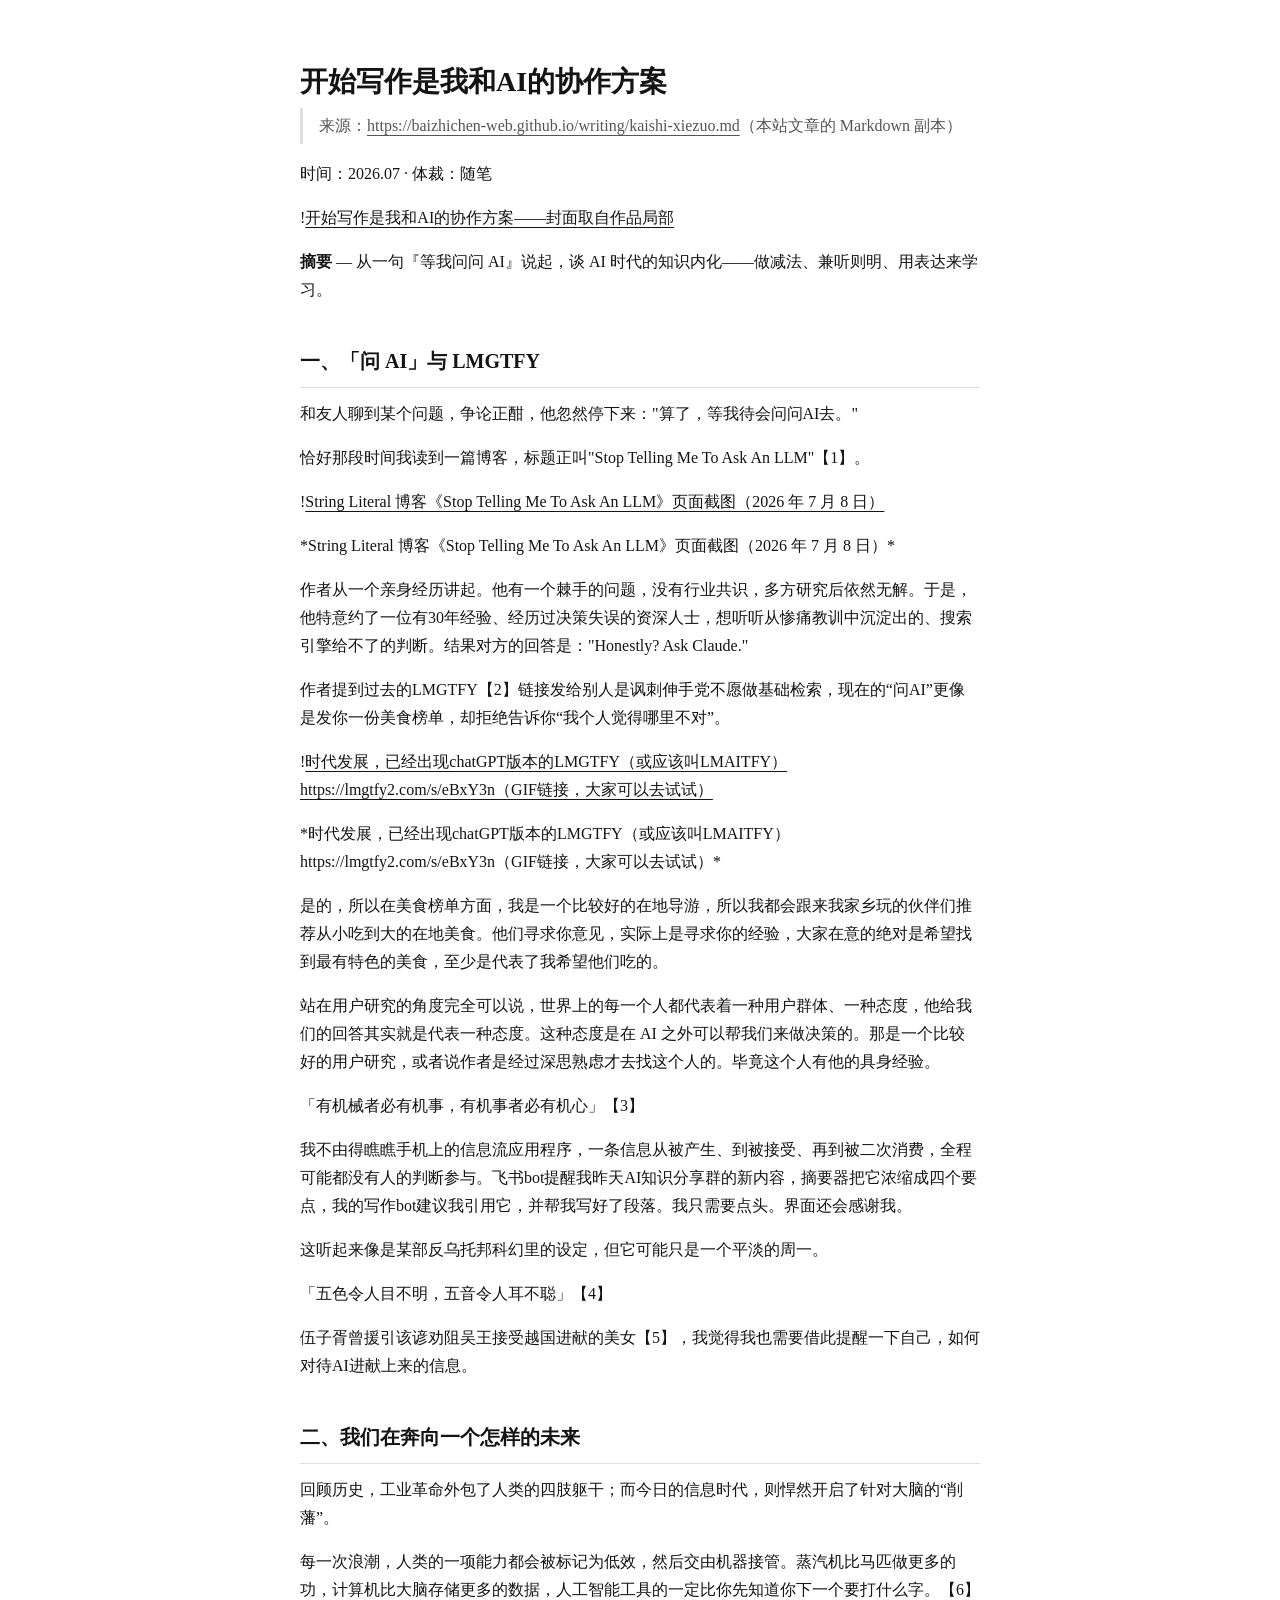
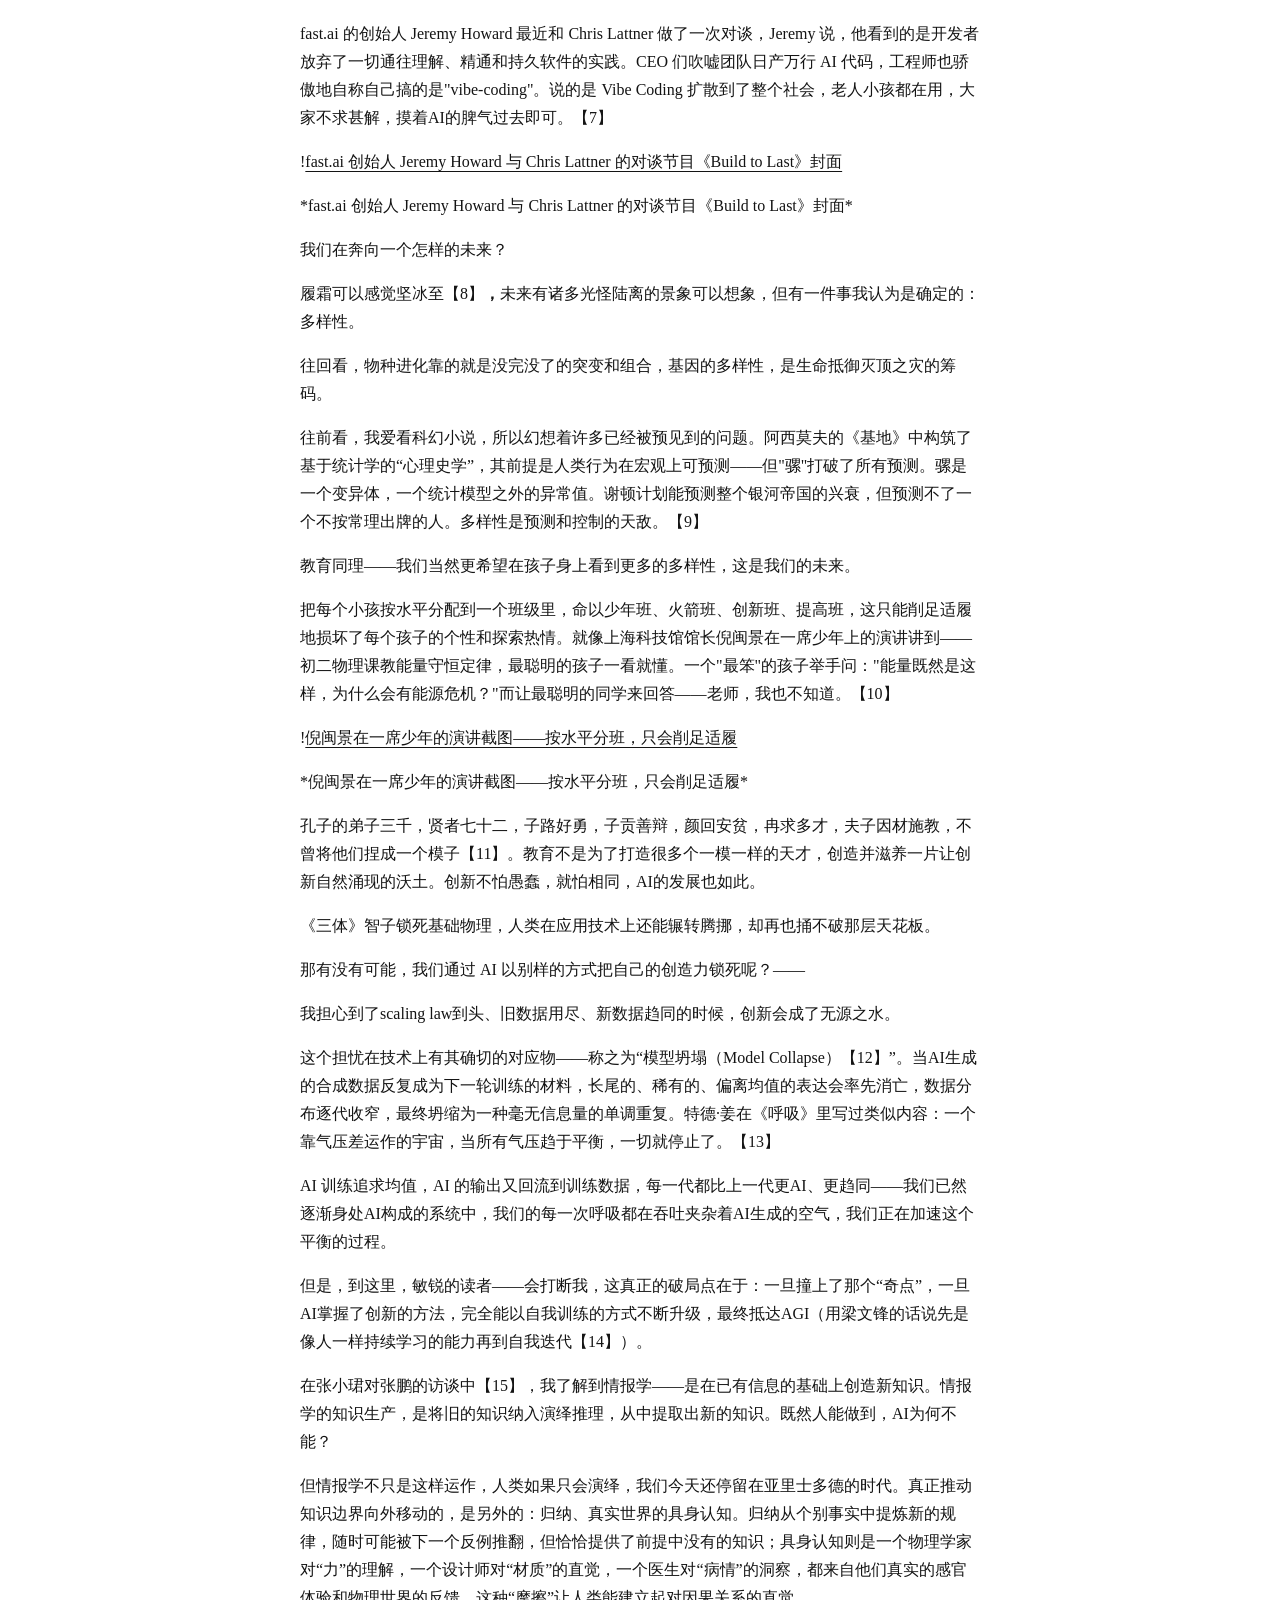
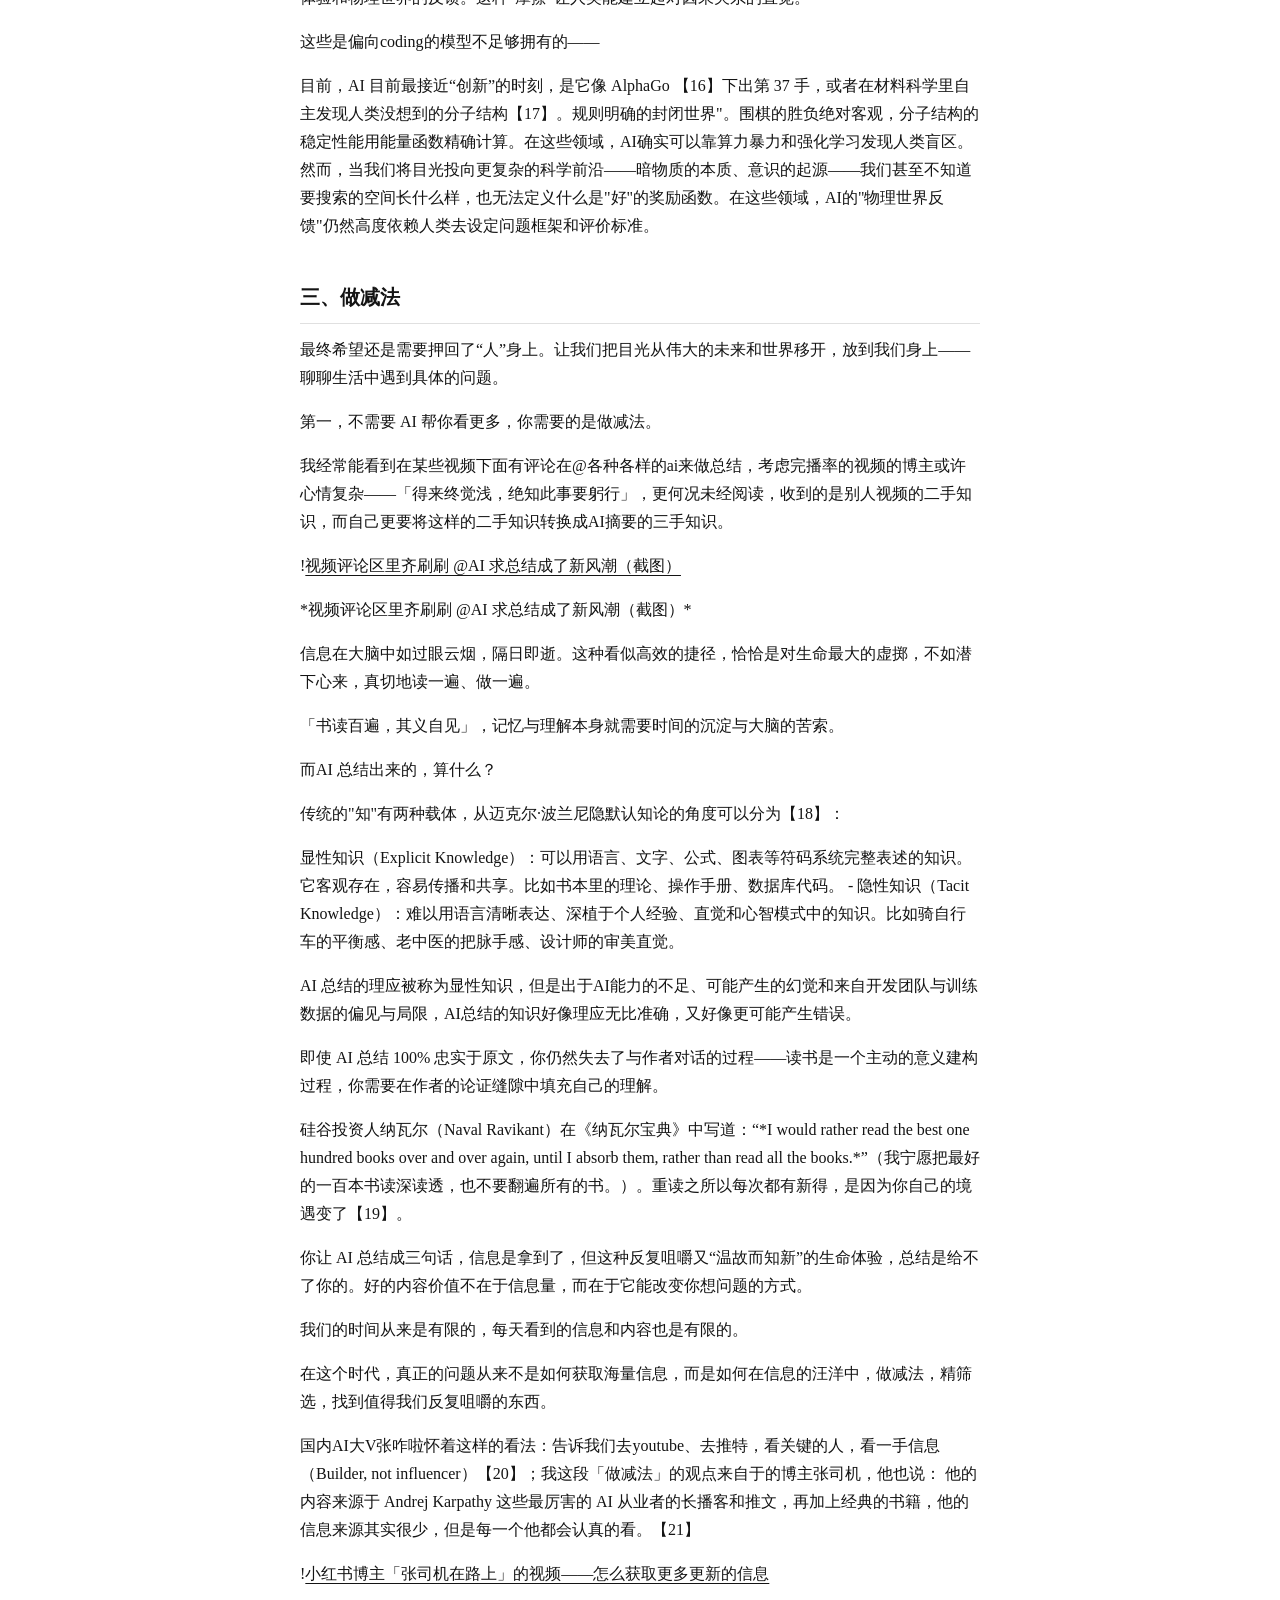
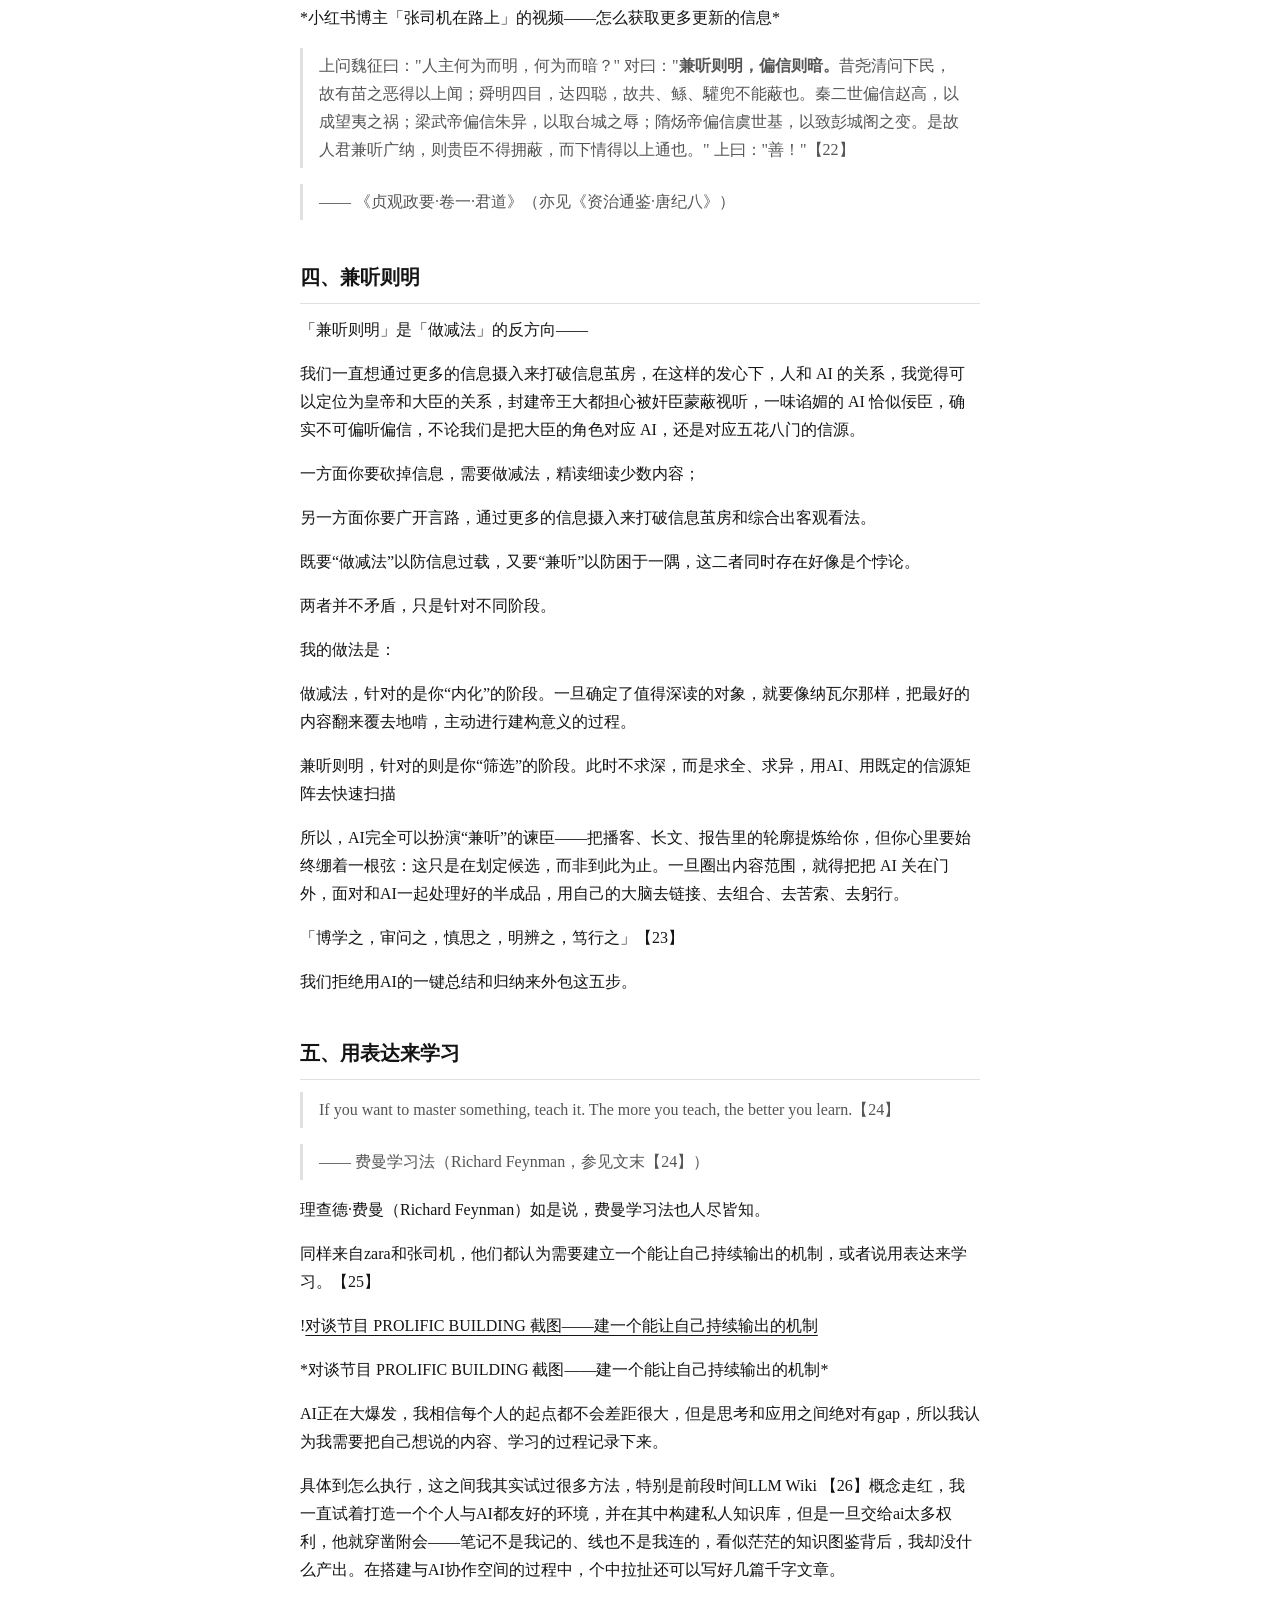
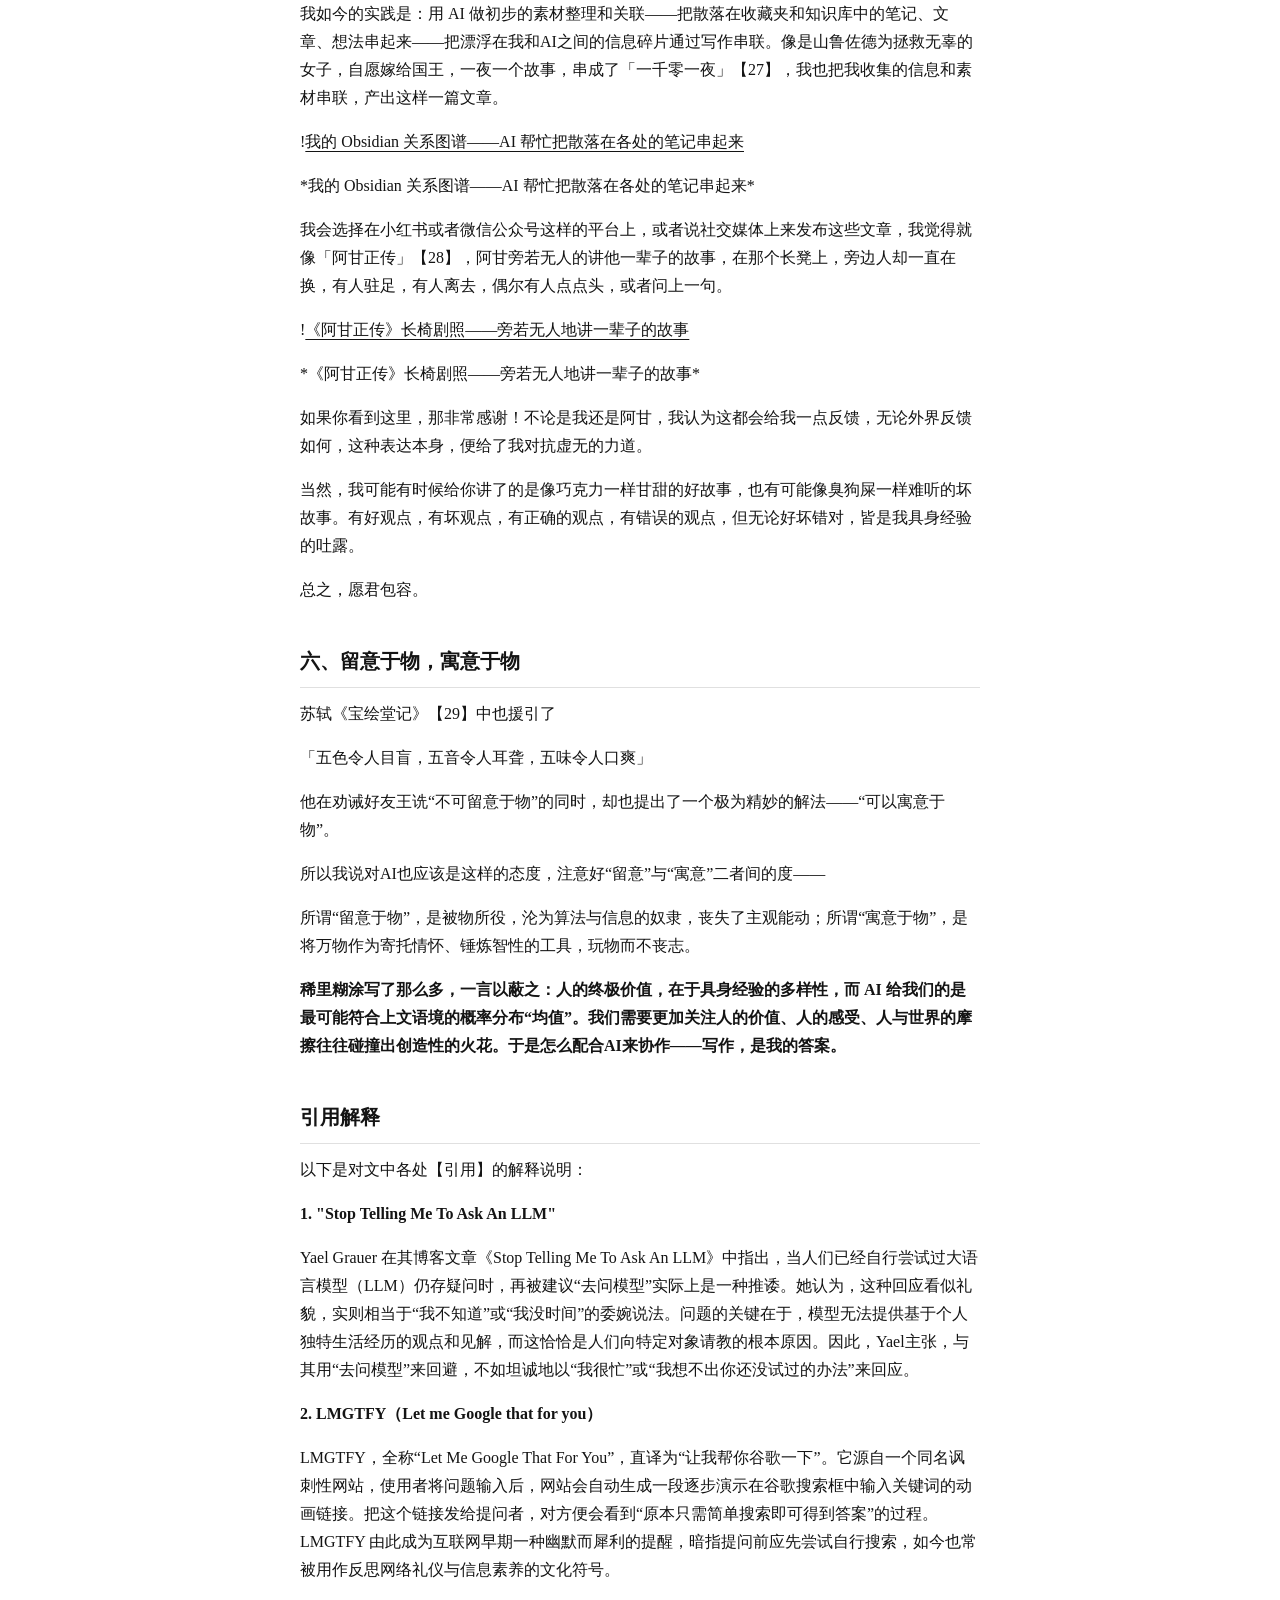
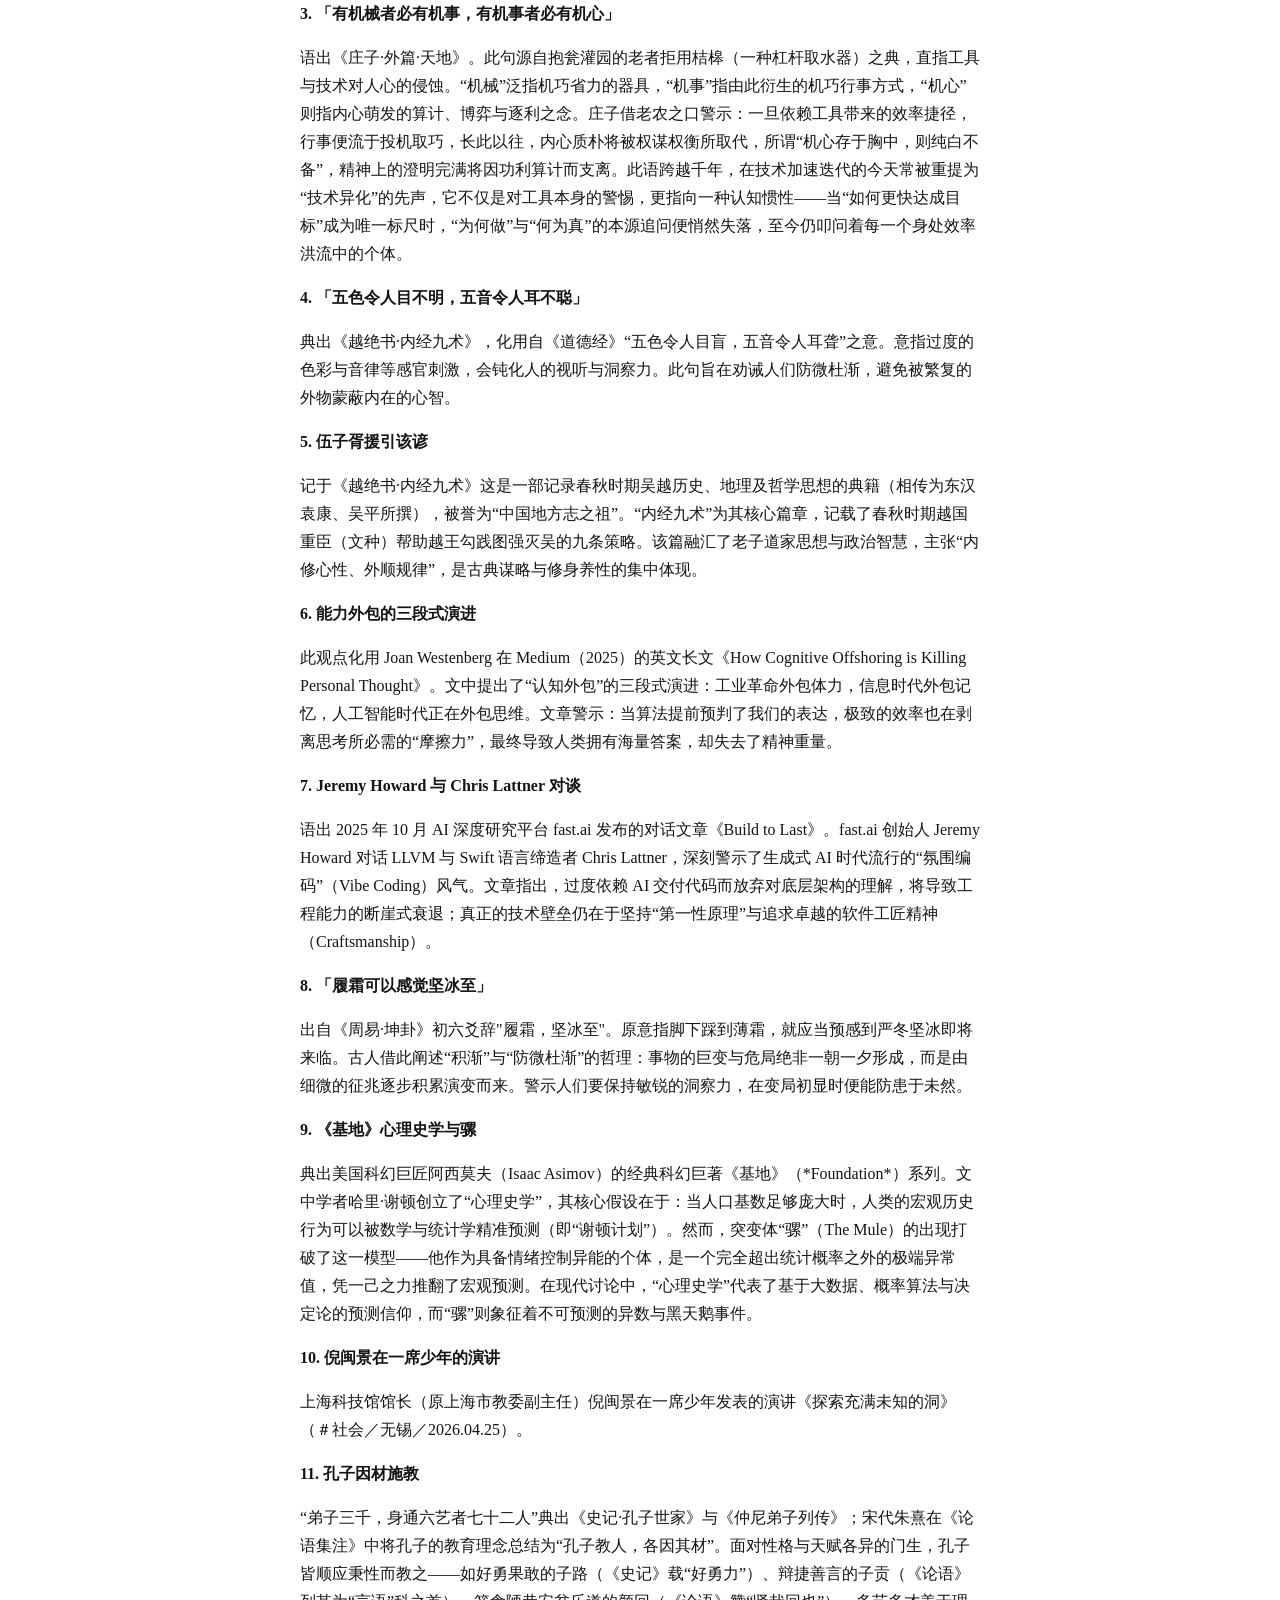
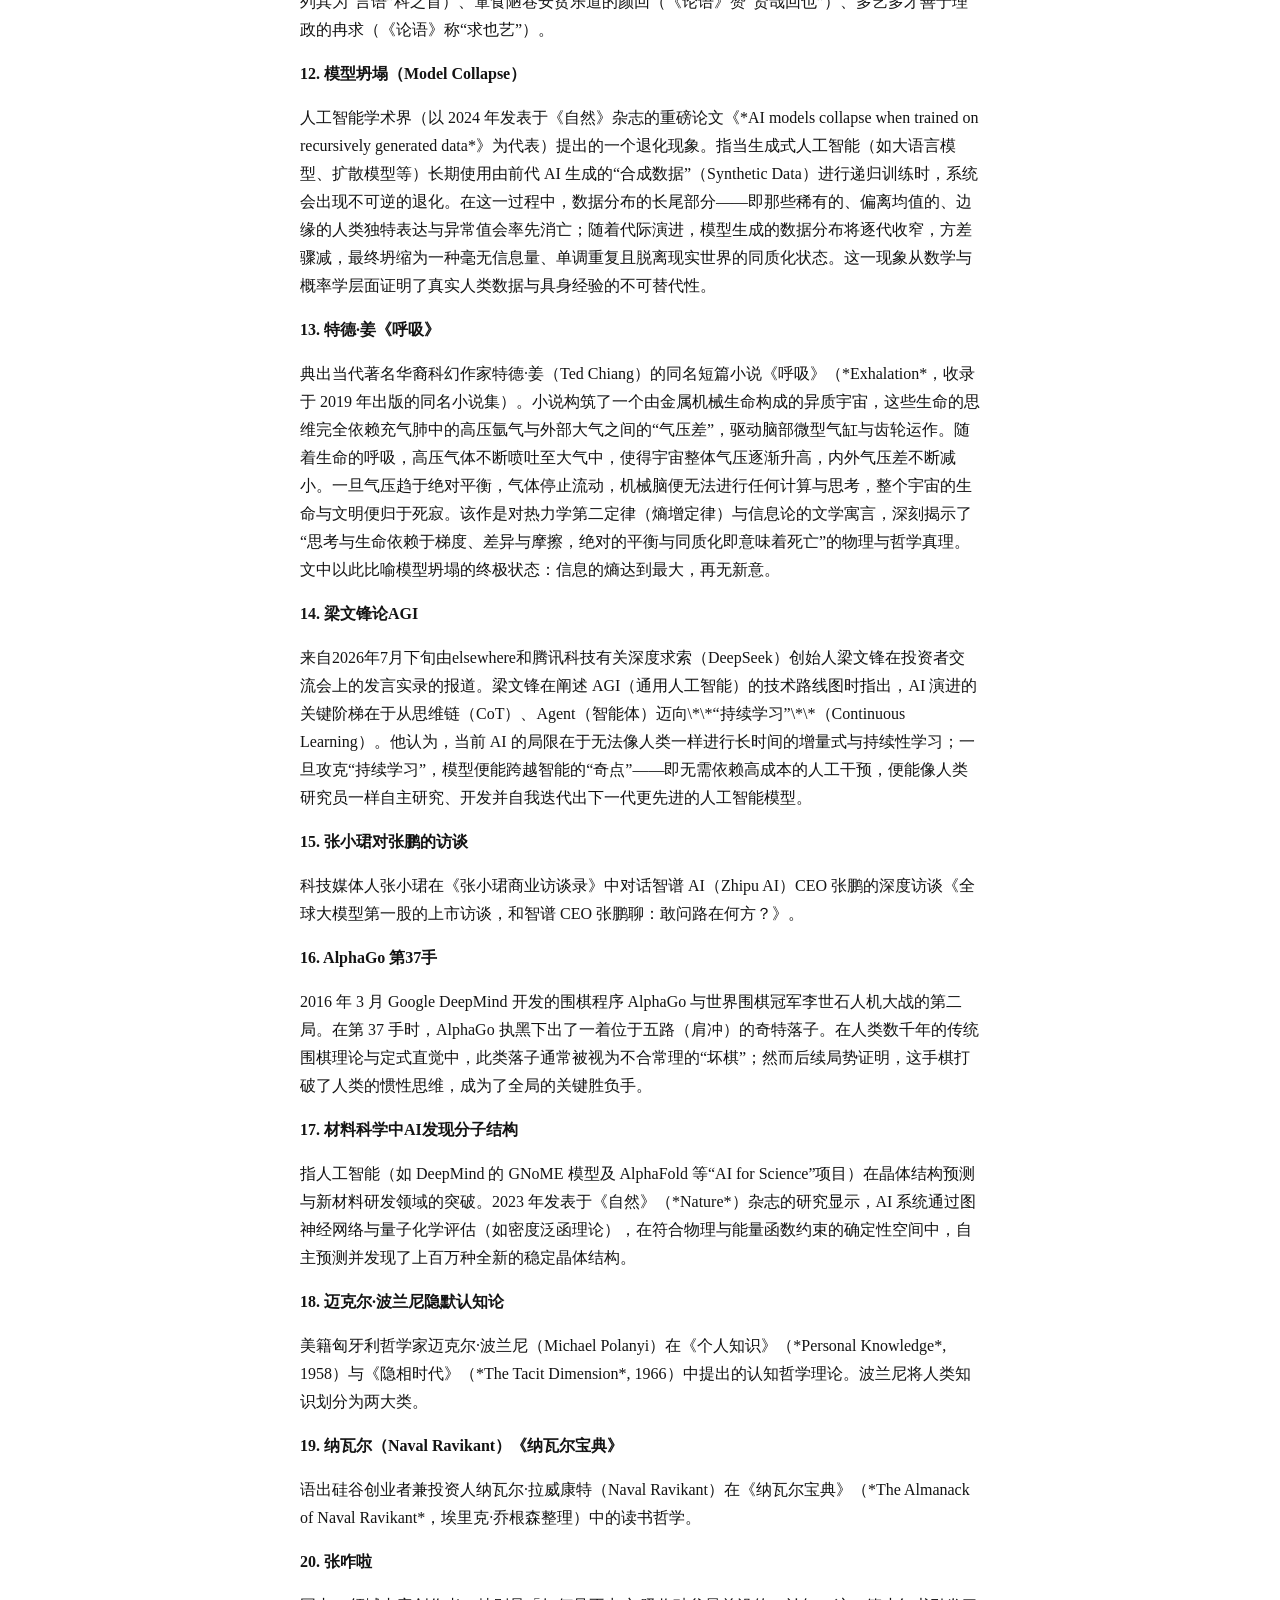
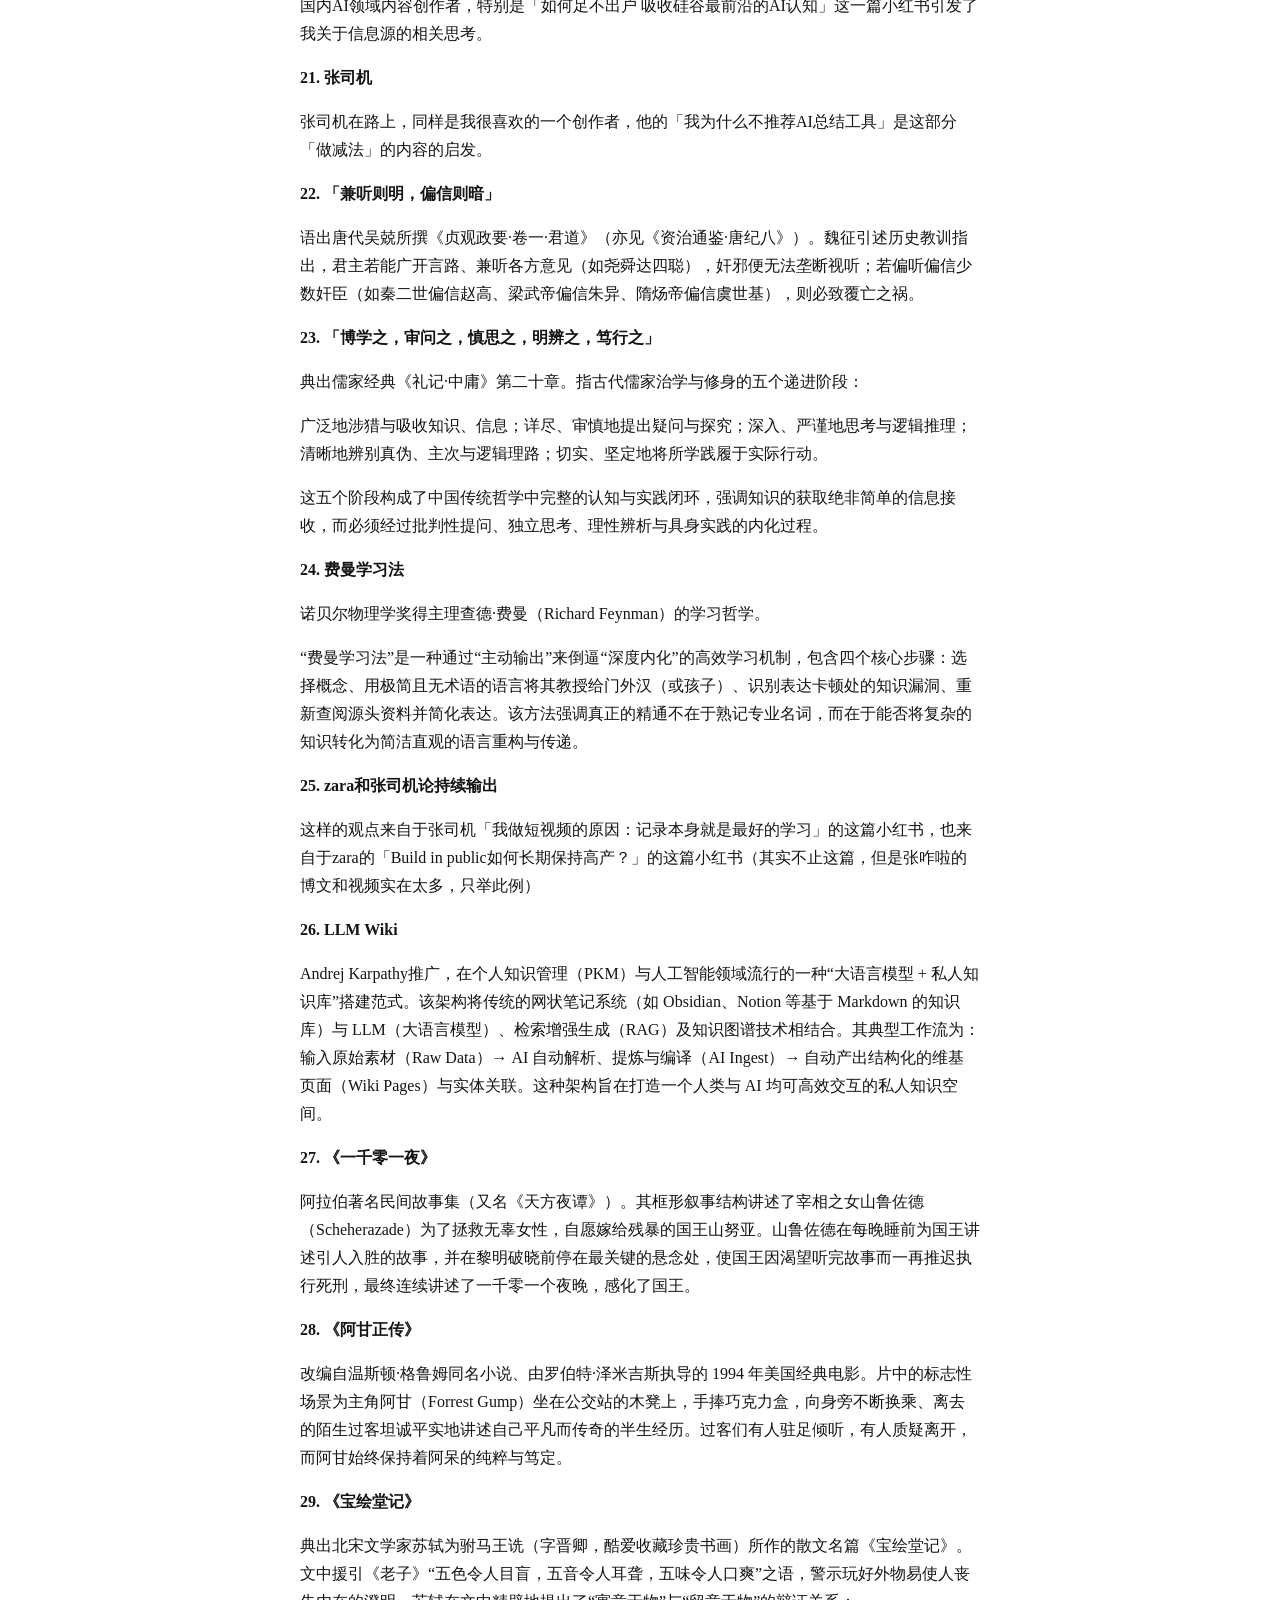
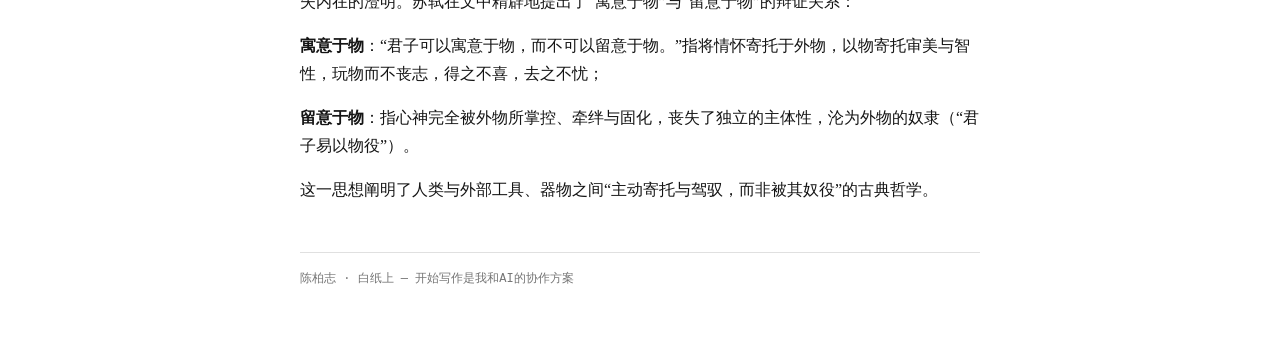
<file: writing/kaishi-xiezuo.html>
<!DOCTYPE html>
<html lang="zh">
<head>
<meta charset="UTF-8" />
<meta name="viewport" content="width=device-width, initial-scale=1.0" />
<title>开始写作是我和AI的协作方案</title>
<meta property="og:title" content="开始写作是我和AI的协作方案" />
<meta property="og:image" content="https://baizhichen-web.github.io/media/og-card.jpg" />
<meta name="twitter:card" content="summary_large_image" />
<script type="application/ld+json">{"@context":"https://schema.org","@type":"Article","headline":"开始写作是我和AI的协作方案","name":"开始写作是我和AI的协作方案","inLanguage":"zh-CN","author":{"@type":"Person","name":"陈柏志","alternateName":"白纸上","url":"https://baizhichen-web.github.io"},"isPartOf":{"@type":"WebSite","name":"陈柏志 · 个人网站","url":"https://baizhichen-web.github.io"},"url":"https://baizhichen-web.github.io/?article=kaishi-xiezuo","datePublished":"2026-07","abstract":"从一句『等我问问 AI』说起，谈 AI 时代的知识内化——做减法、兼听则明、用表达来学习。","genre":"随笔","image":"https://baizhichen-web.github.io/media/writing/kaishi-xiezuo/calli-zoom.webp"}</script>
<style>
  body { margin: 0; background: #ffffff; color: #141414; font-family: "Noto Serif SC","Source Han Serif SC",Georgia,"Times New Roman",serif; font-size: 16px; line-height: 1.75; }
  main { max-width: 680px; margin: 0 auto; padding: 64px 24px; }
  h1 { font-size: 28px; line-height: 1.3; margin: 0 0 8px; }
  h2 { font-size: 20px; margin: 40px 0 12px; padding-bottom: 8px; border-bottom: 1px solid #e0e0e0; }
  h3 { font-size: 17px; margin: 28px 0 10px; }
  p { margin: 0 0 16px; }
  ul, ol { margin: 0 0 16px; padding-left: 24px; }
  li { margin-bottom: 6px; }
  blockquote { margin: 0 0 16px; padding: 4px 16px; border-left: 3px solid #e0e0e0; color: #555555; }
  a { color: inherit; text-underline-offset: 4px; }
  code { font-family: ui-monospace, "JetBrains Mono", Consolas, monospace; font-size: 14px; background: #f3f3f3; padding: 1px 5px; border-radius: 3px; }
  hr { border: 0; border-top: 1px solid #e0e0e0; margin: 40px 0; }
  footer { margin-top: 48px; padding-top: 16px; border-top: 1px solid #e0e0e0; font-family: ui-monospace, Consolas, monospace; font-size: 12px; color: #757575; }
</style>
</head>
<body>
<main>
<h1>开始写作是我和AI的协作方案</h1>
<blockquote>来源：<a href="https://baizhichen-web.github.io/writing/kaishi-xiezuo.md">https://baizhichen-web.github.io/writing/kaishi-xiezuo.md</a>（本站文章的 Markdown 副本）</blockquote>
<p>时间：2026.07 · 体裁：随笔</p>
<p>!<a href="https://baizhichen-web.github.io/media/writing/kaishi-xiezuo/calli-zoom.webp">开始写作是我和AI的协作方案——封面取自作品局部</a></p>
<p><strong>摘要</strong> — 从一句『等我问问 AI』说起，谈 AI 时代的知识内化——做减法、兼听则明、用表达来学习。</p>
<h2>一、「问 AI」与 LMGTFY</h2>
<p>和友人聊到某个问题，争论正酣，他忽然停下来："算了，等我待会问问AI去。"</p>
<p>恰好那段时间我读到一篇博客，标题正叫"Stop Telling Me To Ask An LLM"【1】。</p>
<p>!<a href="https://baizhichen-web.github.io/media/writing/kaishi-xiezuo/fig-01.webp">String Literal 博客《Stop Telling Me To Ask An LLM》页面截图（2026 年 7 月 8 日）</a></p>
<p>*String Literal 博客《Stop Telling Me To Ask An LLM》页面截图（2026 年 7 月 8 日）*</p>
<p>作者从一个亲身经历讲起。他有一个棘手的问题，没有行业共识，多方研究后依然无解。于是，他特意约了一位有30年经验、经历过决策失误的资深人士，想听听从惨痛教训中沉淀出的、搜索引擎给不了的判断。结果对方的回答是："Honestly? Ask Claude."</p>
<p>作者提到过去的LMGTFY【2】链接发给别人是讽刺伸手党不愿做基础检索，现在的“问AI”更像是发你一份美食榜单，却拒绝告诉你“我个人觉得哪里不对”。</p>
<p>!<a href="https://baizhichen-web.github.io/media/writing/kaishi-xiezuo/fig-02.webp">时代发展，已经出现chatGPT版本的LMGTFY（或应该叫LMAITFY） https://lmgtfy2.com/s/eBxY3n（GIF链接，大家可以去试试）</a></p>
<p>*时代发展，已经出现chatGPT版本的LMGTFY（或应该叫LMAITFY） https://lmgtfy2.com/s/eBxY3n（GIF链接，大家可以去试试）*</p>
<p>是的，所以在美食榜单方面，我是一个比较好的在地导游，所以我都会跟来我家乡玩的伙伴们推荐从小吃到大的在地美食。他们寻求你意见，实际上是寻求你的经验，大家在意的绝对是希望找到最有特色的美食，至少是代表了我希望他们吃的。</p>
<p>站在用户研究的角度完全可以说，世界上的每一个人都代表着一种用户群体、一种态度，他给我们的回答其实就是代表一种态度。这种态度是在 AI 之外可以帮我们来做决策的。那是一个比较好的用户研究，或者说作者是经过深思熟虑才去找这个人的。毕竟这个人有他的具身经验。</p>
<p>「有机械者必有机事，有机事者必有机心」【3】</p>
<p>我不由得瞧瞧手机上的信息流应用程序，一条信息从被产生、到被接受、再到被二次消费，全程可能都没有人的判断参与。飞书bot提醒我昨天AI知识分享群的新内容，摘要器把它浓缩成四个要点，我的写作bot建议我引用它，并帮我写好了段落。我只需要点头。界面还会感谢我。</p>
<p>这听起来像是某部反乌托邦科幻里的设定，但它可能只是一个平淡的周一。</p>
<p>「五色令人目不明，五音令人耳不聪」【4】</p>
<p>伍子胥曾援引该谚劝阻吴王接受越国进献的美女【5】，我觉得我也需要借此提醒一下自己，如何对待AI进献上来的信息。</p>
<h2>二、我们在奔向一个怎样的未来</h2>
<p>回顾历史，工业革命外包了人类的四肢躯干；而今日的信息时代，则悍然开启了针对大脑的“削藩”。</p>
<p>每一次浪潮，人类的一项能力都会被标记为低效，然后交由机器接管。蒸汽机比马匹做更多的功，计算机比大脑存储更多的数据，人工智能工具的一定比你先知道你下一个要打什么字。【6】</p>
<p>fast.ai 的创始人 Jeremy Howard 最近和 Chris Lattner 做了一次对谈，Jeremy 说，他看到的是开发者放弃了一切通往理解、精通和持久软件的实践。CEO 们吹嘘团队日产万行 AI 代码，工程师也骄傲地自称自己搞的是"vibe-coding"。说的是 Vibe Coding 扩散到了整个社会，老人小孩都在用，大家不求甚解，摸着AI的脾气过去即可。【7】</p>
<p>!<a href="https://baizhichen-web.github.io/media/writing/kaishi-xiezuo/fig-03.webp">fast.ai 创始人 Jeremy Howard 与 Chris Lattner 的对谈节目《Build to Last》封面</a></p>
<p>*fast.ai 创始人 Jeremy Howard 与 Chris Lattner 的对谈节目《Build to Last》封面*</p>
<p>我们在奔向一个怎样的未来？</p>
<p>履霜可以感觉坚冰至【8】<strong>，</strong>未来有诸多光怪陆离的景象可以想象，但有一件事我认为是确定的：多样性。</p>
<p>往回看，物种进化靠的就是没完没了的突变和组合，基因的多样性，是生命抵御灭顶之灾的筹码。</p>
<p>往前看，我爱看科幻小说，所以幻想着许多已经被预见到的问题。阿西莫夫的《基地》中构筑了基于统计学的“心理史学”，其前提是人类行为在宏观上可预测——但"骡"打破了所有预测。骡是一个变异体，一个统计模型之外的异常值。谢顿计划能预测整个银河帝国的兴衰，但预测不了一个不按常理出牌的人。多样性是预测和控制的天敌。【9】</p>
<p>教育同理——我们当然更希望在孩子身上看到更多的多样性，这是我们的未来。</p>
<p>把每个小孩按水平分配到一个班级里，命以少年班、火箭班、创新班、提高班，这只能削足适履地损坏了每个孩子的个性和探索热情。就像上海科技馆馆长倪闽景在一席少年上的演讲讲到——初二物理课教能量守恒定律，最聪明的孩子一看就懂。一个"最笨"的孩子举手问："能量既然是这样，为什么会有能源危机？"而让最聪明的同学来回答——老师，我也不知道。【10】</p>
<p>!<a href="https://baizhichen-web.github.io/media/writing/kaishi-xiezuo/fig-04.webp">倪闽景在一席少年的演讲截图——按水平分班，只会削足适履</a></p>
<p>*倪闽景在一席少年的演讲截图——按水平分班，只会削足适履*</p>
<p>孔子的弟子三千，贤者七十二，子路好勇，子贡善辩，颜回安贫，冉求多才，夫子因材施教，不曾将他们捏成一个模子【11】。教育不是为了打造很多个一模一样的天才，创造并滋养一片让创新自然涌现的沃土。创新不怕愚蠢，就怕相同，AI的发展也如此。</p>
<p>《三体》智子锁死基础物理，人类在应用技术上还能辗转腾挪，却再也捅不破那层天花板。</p>
<p>那有没有可能，我们通过 AI 以别样的方式把自己的创造力锁死呢？——</p>
<p>我担心到了scaling law到头、旧数据用尽、新数据趋同的时候，创新会成了无源之水。</p>
<p>这个担忧在技术上有其确切的对应物——称之为“模型坍塌（Model Collapse）【12】”。当AI生成的合成数据反复成为下一轮训练的材料，长尾的、稀有的、偏离均值的表达会率先消亡，数据分布逐代收窄，最终坍缩为一种毫无信息量的单调重复。特德·姜在《呼吸》里写过类似内容：一个靠气压差运作的宇宙，当所有气压趋于平衡，一切就停止了。【13】</p>
<p>AI 训练追求均值，AI 的输出又回流到训练数据，每一代都比上一代更AI、更趋同——我们已然逐渐身处AI构成的系统中，我们的每一次呼吸都在吞吐夹杂着AI生成的空气，我们正在加速这个平衡的过程。</p>
<p>但是，到这里，敏锐的读者——会打断我，这真正的破局点在于：一旦撞上了那个“奇点”，一旦AI掌握了创新的方法，完全能以自我训练的方式不断升级，最终抵达AGI（用梁文锋的话说先是像人一样持续学习的能力再到自我迭代【14】）。</p>
<p>在张小珺对张鹏的访谈中【15】，我了解到情报学——是在已有信息的基础上创造新知识。情报学的知识生产，是将旧的知识纳入演绎推理，从中提取出新的知识。既然人能做到，AI为何不能？</p>
<p>但情报学不只是这样运作，人类如果只会演绎，我们今天还停留在亚里士多德的时代。真正推动知识边界向外移动的，是另外的：归纳、真实世界的具身认知。归纳从个别事实中提炼新的规律，随时可能被下一个反例推翻，但恰恰提供了前提中没有的知识；具身认知则是一个物理学家对“力”的理解，一个设计师对“材质”的直觉，一个医生对“病情”的洞察，都来自他们真实的感官体验和物理世界的反馈。这种“摩擦”让人类能建立起对因果关系的直觉。</p>
<p>这些是偏向coding的模型不足够拥有的——</p>
<p>目前，AI 目前最接近“创新”的时刻，是它像 AlphaGo 【16】下出第 37 手，或者在材料科学里自主发现人类没想到的分子结构【17】。规则明确的封闭世界"。围棋的胜负绝对客观，分子结构的稳定性能用能量函数精确计算。在这些领域，AI确实可以靠算力暴力和强化学习发现人类盲区。然而，当我们将目光投向更复杂的科学前沿——暗物质的本质、意识的起源——我们甚至不知道要搜索的空间长什么样，也无法定义什么是"好"的奖励函数。在这些领域，AI的"物理世界反馈"仍然高度依赖人类去设定问题框架和评价标准。</p>
<h2>三、做减法</h2>
<p>最终希望还是需要押回了“人”身上。让我们把目光从伟大的未来和世界移开，放到我们身上——聊聊生活中遇到具体的问题。</p>
<p>第一，不需要 AI 帮你看更多，你需要的是做减法。</p>
<p>我经常能看到在某些视频下面有评论在@各种各样的ai来做总结，考虑完播率的视频的博主或许心情复杂——「得来终觉浅，绝知此事要躬行」，更何况未经阅读，收到的是别人视频的二手知识，而自己更要将这样的二手知识转换成AI摘要的三手知识。</p>
<p>!<a href="https://baizhichen-web.github.io/media/writing/kaishi-xiezuo/fig-05.webp">视频评论区里齐刷刷 @AI 求总结成了新风潮（截图）</a></p>
<p>*视频评论区里齐刷刷 @AI 求总结成了新风潮（截图）*</p>
<p>信息在大脑中如过眼云烟，隔日即逝。这种看似高效的捷径，恰恰是对生命最大的虚掷，不如潜下心来，真切地读一遍、做一遍。</p>
<p>「书读百遍，其义自见」，记忆与理解本身就需要时间的沉淀与大脑的苦索。</p>
<p>而AI 总结出来的，算什么？</p>
<p>传统的"知"有两种载体，从迈克尔·波兰尼隐默认知论的角度可以分为【18】：</p>
<p>显性知识（Explicit Knowledge）​​：可以用语言、文字、公式、图表等符码系统完整表述的知识。它客观存在，容易传播和共享。比如书本里的理论、操作手册、数据库代码。  - 隐性知识（Tacit Knowledge）​​：难以用语言清晰表达、深植于个人经验、直觉和心智模式中的知识。比如骑自行车的平衡感、老中医的把脉手感、设计师的审美直觉。</p>
<p>AI 总结的理应被称为显性知识，但是出于AI能力的不足、可能产生的幻觉和来自开发团队与训练数据的偏见与局限，AI总结的知识好像理应无比准确，又好像更可能产生错误。</p>
<p>即使 AI 总结 100% 忠实于原文，你仍然失去了与作者对话的过程——读书是一个主动的意义建构过程，你需要在作者的论证缝隙中填充自己的理解。</p>
<p>硅谷投资人纳瓦尔（Naval Ravikant）在《纳瓦尔宝典》中写道：“*I would rather read the best one hundred books over and over again, until I absorb them, rather than read all the books.*”（我宁愿把最好的一百本书读深读透，也不要翻遍所有的书。）。重读之所以每次都有新得，是因为你自己的境遇变了【19】。</p>
<p>你让 AI 总结成三句话，信息是拿到了，但这种反复咀嚼又“温故而知新”的生命体验，总结是给不了你的。好的内容价值不在于信息量，而在于它能改变你想问题的方式。</p>
<p>我们的时间从来是有限的，每天看到的信息和内容也是有限的。</p>
<p>在这个时代，真正的问题从来不是如何获取海量信息，而是如何在信息的汪洋中，做减法，精筛选，找到值得我们反复咀嚼的东西。</p>
<p>国内AI大V张咋啦怀着这样的看法：告诉我们去youtube、去推特，看关键的⼈，看⼀⼿信息（Builder, not influencer）【20】；我这段「做减法」的观点来自于的博主张司机，他也说： 他的内容来源于 Andrej Karpathy 这些最厉害的 AI 从业者的长播客和推文，再加上经典的书籍，他的信息来源其实很少，但是每一个他都会认真的看。【21】</p>
<p>!<a href="https://baizhichen-web.github.io/media/writing/kaishi-xiezuo/fig-06.webp">小红书博主「张司机在路上」的视频——怎么获取更多更新的信息</a></p>
<p>*小红书博主「张司机在路上」的视频——怎么获取更多更新的信息*</p>
<blockquote>上问魏征曰："人主何为而明，何为而暗？"   对曰："<strong>兼听则明，偏信则暗。</strong>昔尧清问下民，故有苗之恶得以上闻；舜明四目，达四聪，故共、鲧、驩兜不能蔽也。秦二世偏信赵高，以成望夷之祸；梁武帝偏信朱异，以取台城之辱；隋炀帝偏信虞世基，以致彭城阁之变。是故人君兼听广纳，则贵臣不得拥蔽，而下情得以上通也。"   上曰："善！"【22】</blockquote>
<blockquote>—— 《贞观政要·卷一·君道》（亦见《资治通鉴·唐纪八》）</blockquote>
<h2>四、兼听则明</h2>
<p>「兼听则明」是「做减法」的反方向——</p>
<p>我们一直想通过更多的信息摄入来打破信息茧房，在这样的发心下，人和 AI 的关系，我觉得可以定位为皇帝和大臣的关系，封建帝王大都担心被奸臣蒙蔽视听，一味谄媚的 AI 恰似佞臣，确实不可偏听偏信，不论我们是把大臣的角色对应 AI，还是对应五花八门的信源。</p>
<p>一方面你要砍掉信息，需要做减法，精读细读少数内容；</p>
<p>另一方面你要广开言路，通过更多的信息摄入来打破信息茧房和综合出客观看法。</p>
<p>既要“做减法”以防信息过载，又要“兼听”以防困于一隅，这二者同时存在好像是个悖论。</p>
<p>两者并不矛盾，只是针对不同阶段。</p>
<p>我的做法是：</p>
<p>做减法，针对的是你“内化”的阶段。一旦确定了值得深读的对象，就要像纳瓦尔那样，把最好的内容翻来覆去地啃，主动进行建构意义的过程。</p>
<p>兼听则明，针对的则是你“筛选”的阶段。此时不求深，而是求全、求异，用AI、用既定的信源矩阵去快速扫描</p>
<p>所以，AI完全可以扮演“兼听”的谏臣——把播客、长文、报告里的轮廓提炼给你，但你心里要始终绷着一根弦：这只是在划定候选，而非到此为止。一旦圈出内容范围，就得把把 AI 关在门外，面对和AI一起处理好的半成品，用自己的大脑去链接、去组合、去苦索、去躬行。</p>
<p>「博学之，审问之，慎思之，明辨之，笃行之」【23】</p>
<p>我们拒绝用AI的一键总结和归纳来外包这五步。</p>
<h2>五、用表达来学习</h2>
<blockquote>If you want to master something, teach it. The more you teach, the better you learn.【24】</blockquote>
<blockquote>—— 费曼学习法（Richard Feynman，参见文末【24】）</blockquote>
<p>理查德·费曼（Richard Feynman）如是说，费曼学习法也人尽皆知。</p>
<p>同样来自zara和张司机，他们都认为需要建⽴⼀个能让⾃⼰持续输出的机制，或者说用表达来学习。【25】</p>
<p>!<a href="https://baizhichen-web.github.io/media/writing/kaishi-xiezuo/fig-07.webp">对谈节目 PROLIFIC BUILDING 截图——建一个能让自己持续输出的机制</a></p>
<p>*对谈节目 PROLIFIC BUILDING 截图——建一个能让自己持续输出的机制*</p>
<p>AI正在大爆发，我相信每个人的起点都不会差距很大，但是思考和应用之间绝对有gap，所以我认为我需要把自己想说的内容、学习的过程记录下来。</p>
<p>具体到怎么执行，这之间我其实试过很多方法，特别是前段时间LLM Wiki 【26】概念走红，我一直试着打造一个个人与AI都友好的环境，并在其中构建私人知识库，但是一旦交给ai太多权利，他就穿凿附会——笔记不是我记的、线也不是我连的，看似茫茫的知识图鉴背后，我却没什么产出。在搭建与AI协作空间的过程中，个中拉扯还可以写好几篇千字文章。</p>
<p>我如今的实践是：用 AI 做初步的素材整理和关联——把散落在收藏夹和知识库中的笔记、文章、想法串起来——把漂浮在我和AI之间的信息碎片通过写作串联。像是山鲁佐德为拯救无辜的女子，自愿嫁给国王，一夜一个故事，串成了「一千零一夜」【27】，我也把我收集的信息和素材串联，产出这样一篇文章。</p>
<p>!<a href="https://baizhichen-web.github.io/media/writing/kaishi-xiezuo/fig-08.webp">我的 Obsidian 关系图谱——AI 帮忙把散落在各处的笔记串起来</a></p>
<p>*我的 Obsidian 关系图谱——AI 帮忙把散落在各处的笔记串起来*</p>
<p>我会选择在小红书或者微信公众号这样的平台上，或者说社交媒体上来发布这些文章，我觉得就像「阿甘正传」【28】，阿甘旁若无人的讲他一辈子的故事，在那个长凳上，旁边人却一直在换，有人驻足，有人离去，偶尔有人点点头，或者问上一句。</p>
<p>!<a href="https://baizhichen-web.github.io/media/writing/kaishi-xiezuo/fig-09.webp">《阿甘正传》长椅剧照——旁若无人地讲一辈子的故事</a></p>
<p>*《阿甘正传》长椅剧照——旁若无人地讲一辈子的故事*</p>
<p>如果你看到这里，那非常感谢！不论是我还是阿甘，我认为这都会给我一点反馈，无论外界反馈如何，这种表达本身，便给了我对抗虚无的力道。</p>
<p>当然，我可能有时候给你讲了的是像巧克力一样甘甜的好故事，也有可能像臭狗屎一样难听的坏故事。有好观点，有坏观点，有正确的观点，有错误的观点，但无论好坏错对，皆是我具身经验的吐露。</p>
<p>总之，愿君包容。</p>
<h2>六、留意于物，寓意于物</h2>
<p>苏轼《宝绘堂记》【29】中也援引了</p>
<p>「五色令人目盲，五音令人耳聋，五味令人口爽」</p>
<p>他在劝诫好友王诜“不可留意于物”的同时，却也提出了一个极为精妙的解法——“可以寓意于物”。</p>
<p>所以我说对AI也应该是这样的态度，注意好“留意”与“寓意”二者间的度——</p>
<p>所谓“留意于物”，是被物所役，沦为算法与信息的奴隶，丧失了主观能动；所谓“寓意于物”，是将万物作为寄托情怀、锤炼智性的工具，玩物而不丧志。</p>
<p><strong>稀里糊涂写了那么多，一言以蔽之：人的终极价值，在于具身经验的多样性，而 AI 给我们的是最可能符合上文语境的概率分布“均值”。我们需要更加关注人的价值、人的感受、人与世界的摩擦往往碰撞出创造性的火花。于是怎么配合AI来协作——写作，是我的答案。</strong></p>
<h2>引用解释</h2>
<p>以下是对文中各处【引用】的解释说明：</p>
<p><strong>1. "Stop Telling Me To Ask An LLM"</strong></p>
<p>Yael Grauer 在其博客文章《Stop Telling Me To Ask An LLM》中指出，当人们已经自行尝试过大语言模型（LLM）仍存疑问时，再被建议“去问模型”实际上是一种推诿。她认为，这种回应看似礼貌，实则相当于“我不知道”或“我没时间”的委婉说法。问题的关键在于，模型无法提供基于个人独特生活经历的观点和见解，而这恰恰是人们向特定对象请教的根本原因。因此，Yael主张，与其用“去问模型”来回避，不如坦诚地以“我很忙”或“我想不出你还没试过的办法”来回应。</p>
<p><strong>2. LMGTFY（Let me Google that for you）</strong></p>
<p>LMGTFY，全称“Let Me Google That For You”，直译为“让我帮你谷歌一下”。它源自一个同名讽刺性网站，使用者将问题输入后，网站会自动生成一段逐步演示在谷歌搜索框中输入关键词的动画链接。把这个链接发给提问者，对方便会看到“原本只需简单搜索即可得到答案”的过程。LMGTFY 由此成为互联网早期一种幽默而犀利的提醒，暗指提问前应先尝试自行搜索，如今也常被用作反思网络礼仪与信息素养的文化符号。</p>
<p><strong>3. 「有机械者必有机事，有机事者必有机心」</strong></p>
<p>语出《庄子·外篇·天地》。此句源自抱瓮灌园的老者拒用桔槔（一种杠杆取水器）之典，直指工具与技术对人心的侵蚀。“机械”泛指机巧省力的器具，“机事”指由此衍生的机巧行事方式，“机心”则指内心萌发的算计、博弈与逐利之念。庄子借老农之口警示：一旦依赖工具带来的效率捷径，行事便流于投机取巧，长此以往，内心质朴将被权谋权衡所取代，所谓“机心存于胸中，则纯白不备”，精神上的澄明完满将因功利算计而支离。此语跨越千年，在技术加速迭代的今天常被重提为“技术异化”的先声，它不仅是对工具本身的警惕，更指向一种认知惯性——当“如何更快达成目标”成为唯一标尺时，“为何做”与“何为真”的本源追问便悄然失落，至今仍叩问着每一个身处效率洪流中的个体。</p>
<p><strong>4. 「五色令人目不明，五音令人耳不聪」</strong></p>
<p>典出《越绝书·内经九术》，化用自《道德经》“五色令人目盲，五音令人耳聋”之意。意指过度的色彩与音律等感官刺激，会钝化人的视听与洞察力。此句旨在劝诫人们防微杜渐，避免被繁复的外物蒙蔽内在的心智。</p>
<p><strong>5. 伍子胥援引该谚</strong></p>
<p>记于《越绝书·内经九术》这是一部记录春秋时期吴越历史、地理及哲学思想的典籍（相传为东汉袁康、吴平所撰），被誉为“中国地方志之祖”。“内经九术”为其核心篇章，记载了春秋时期越国重臣（文种）帮助越王勾践图强灭吴的九条策略。该篇融汇了老子道家思想与政治智慧，主张“内修心性、外顺规律”，是古典谋略与修身养性的集中体现。</p>
<p><strong>6. 能力外包的三段式演进</strong></p>
<p>此观点化用 Joan Westenberg 在 Medium（2025）的英文长文《How Cognitive Offshoring is Killing Personal Thought》。文中提出了“认知外包”的三段式演进：工业革命外包体力，信息时代外包记忆，人工智能时代正在外包思维。文章警示：当算法提前预判了我们的表达，极致的效率也在剥离思考所必需的“摩擦力”，最终导致人类拥有海量答案，却失去了精神重量。</p>
<p><strong>7. Jeremy Howard 与 Chris Lattner 对谈</strong></p>
<p>语出 2025 年 10 月 AI 深度研究平台 fast.ai 发布的对话文章《Build to Last》。fast.ai 创始人 Jeremy Howard 对话 LLVM 与 Swift 语言缔造者 Chris Lattner，深刻警示了生成式 AI 时代流行的“氛围编码”（Vibe Coding）风气。文章指出，过度依赖 AI 交付代码而放弃对底层架构的理解，将导致工程能力的断崖式衰退；真正的技术壁垒仍在于坚持“第一性原理”与追求卓越的软件工匠精神（Craftsmanship）。</p>
<p><strong>8. 「履霜可以感觉坚冰至」</strong></p>
<p>出自《周易·坤卦》初六爻辞"履霜，坚冰至"。原意指脚下踩到薄霜，就应当预感到严冬坚冰即将来临。古人借此阐述“积渐”与“防微杜渐”的哲理：事物的巨变与危局绝非一朝一夕形成，而是由细微的征兆逐步积累演变而来。警示人们要保持敏锐的洞察力，在变局初显时便能防患于未然。</p>
<p><strong>9. 《基地》心理史学与骡</strong></p>
<p>典出美国科幻巨匠阿西莫夫（Isaac Asimov）的经典科幻巨著《基地》（*Foundation*）系列。文中学者哈里·谢顿创立了“心理史学”，其核心假设在于：当人口基数足够庞大时，人类的宏观历史行为可以被数学与统计学精准预测（即“谢顿计划”）。然而，突变体“骡”（The Mule）的出现打破了这一模型——他作为具备情绪控制异能的个体，是一个完全超出统计概率之外的极端异常值，凭一己之力推翻了宏观预测。在现代讨论中，“心理史学”代表了基于大数据、概率算法与决定论的预测信仰，而“骡”则象征着不可预测的异数与黑天鹅事件。</p>
<p><strong>10. 倪闽景在一席少年的演讲</strong></p>
<p>上海科技馆馆长（原上海市教委副主任）倪闽景在一席少年发表的演讲《探索充满未知的洞》（＃社会／无锡／2026.04.25）。</p>
<p><strong>11. 孔子因材施教</strong></p>
<p>“弟子三千，身通六艺者七十二人”典出《史记·孔子世家》与《仲尼弟子列传》；宋代朱熹在《论语集注》中将孔子的教育理念总结为“孔子教人，各因其材”。面对性格与天赋各异的门生，孔子皆顺应秉性而教之——如好勇果敢的子路（《史记》载“好勇力”）、辩捷善言的子贡（《论语》列其为“言语”科之首）、箪食陋巷安贫乐道的颜回（《论语》赞“贤哉回也”）、多艺多才善于理政的冉求（《论语》称“求也艺”）。</p>
<p><strong>12. 模型坍塌（Model Collapse）</strong></p>
<p>人工智能学术界（以 2024 年发表于《自然》杂志的重磅论文《*AI models collapse when trained on recursively generated data*》为代表）提出的一个退化现象。指当生成式人工智能（如大语言模型、扩散模型等）长期使用由前代 AI 生成的“合成数据”（Synthetic Data）进行递归训练时，系统会出现不可逆的退化。在这一过程中，数据分布的长尾部分——即那些稀有的、偏离均值的、边缘的人类独特表达与异常值会率先消亡；随着代际演进，模型生成的数据分布将逐代收窄，方差骤减，最终坍缩为一种毫无信息量、单调重复且脱离现实世界的同质化状态。这一现象从数学与概率学层面证明了真实人类数据与具身经验的不可替代性。</p>
<p><strong>13. 特德·姜《呼吸》</strong></p>
<p>典出当代著名华裔科幻作家特德·姜（Ted Chiang）的同名短篇小说《呼吸》（*Exhalation*，收录于 2019 年出版的同名小说集）。小说构筑了一个由金属机械生命构成的异质宇宙，这些生命的思维完全依赖充气肺中的高压氩气与外部大气之间的“气压差”，驱动脑部微型气缸与齿轮运作。随着生命的呼吸，高压气体不断喷吐至大气中，使得宇宙整体气压逐渐升高，内外气压差不断减小。一旦气压趋于绝对平衡，气体停止流动，机械脑便无法进行任何计算与思考，整个宇宙的生命与文明便归于死寂。该作是对热力学第二定律（熵增定律）与信息论的文学寓言，深刻揭示了“思考与生命依赖于梯度、差异与摩擦，绝对的平衡与同质化即意味着死亡”的物理与哲学真理。文中以此比喻模型坍塌的终极状态：信息的熵达到最大，再无新意。</p>
<p><strong>14. 梁文锋论AGI</strong></p>
<p>来自2026年7月下旬由elsewhere和腾讯科技有关深度求索（DeepSeek）创始人梁文锋在投资者交流会上的发言实录的报道。梁文锋在阐述 AGI（通用人工智能）的技术路线图时指出，AI 演进的关键阶梯在于从思维链（CoT）、Agent（智能体）迈向\*\*“持续学习”\*\*（Continuous Learning）。他认为，当前 AI 的局限在于无法像人类一样进行长时间的增量式与持续性学习；一旦攻克“持续学习”，模型便能跨越智能的“奇点”——即无需依赖高成本的人工干预，便能像人类研究员一样自主研究、开发并自我迭代出下一代更先进的人工智能模型。</p>
<p><strong>15. 张小珺对张鹏的访谈</strong></p>
<p>科技媒体人张小珺在《张小珺商业访谈录》中对话智谱 AI（Zhipu AI）CEO 张鹏的深度访谈《全球大模型第一股的上市访谈，和智谱 CEO 张鹏聊：敢问路在何方？》。</p>
<p><strong>16. AlphaGo 第37手</strong></p>
<p>2016 年 3 月 Google DeepMind 开发的围棋程序 AlphaGo 与世界围棋冠军李世石人机大战的第二局。在第 37 手时，AlphaGo 执黑下出了一着位于五路（肩冲）的奇特落子。在人类数千年的传统围棋理论与定式直觉中，此类落子通常被视为不合常理的“坏棋”；然而后续局势证明，这手棋打破了人类的惯性思维，成为了全局的关键胜负手。</p>
<p><strong>17. 材料科学中AI发现分子结构</strong></p>
<p>指人工智能（如 DeepMind 的 GNoME 模型及 AlphaFold 等“AI for Science”项目）在晶体结构预测与新材料研发领域的突破。2023 年发表于《自然》（*Nature*）杂志的研究显示，AI 系统通过图神经网络与量子化学评估（如密度泛函理论），在符合物理与能量函数约束的确定性空间中，自主预测并发现了上百万种全新的稳定晶体结构。</p>
<p><strong>18. 迈克尔·波兰尼隐默认知论</strong></p>
<p>美籍匈牙利哲学家迈克尔·波兰尼（Michael Polanyi）在《个人知识》（*Personal Knowledge*, 1958）与《隐相时代》（*The Tacit Dimension*, 1966）中提出的认知哲学理论。波兰尼将人类知识划分为两大类。</p>
<p><strong>19. 纳瓦尔（Naval Ravikant）《纳瓦尔宝典》</strong></p>
<p>语出硅谷创业者兼投资人纳瓦尔·拉威康特（Naval Ravikant）在《纳瓦尔宝典》（*The Almanack of Naval Ravikant*，埃里克·乔根森整理）中的读书哲学。</p>
<p><strong>20. 张咋啦</strong></p>
<p>国内AI领域内容创作者，特别是「如何足不出户 吸收硅谷最前沿的AI认知」这一篇小红书引发了我关于信息源的相关思考。</p>
<p><strong>21. 张司机</strong></p>
<p>张司机在路上，同样是我很喜欢的一个创作者，他的「我为什么不推荐AI总结工具」是这部分「做减法」的内容的启发。</p>
<p><strong>22. 「兼听则明，偏信则暗」</strong></p>
<p>语出唐代吴兢所撰《贞观政要·卷一·君道》（亦见《资治通鉴·唐纪八》）。魏征引述历史教训指出，君主若能广开言路、兼听各方意见（如尧舜达四聪），奸邪便无法垄断视听；若偏听偏信少数奸臣（如秦二世偏信赵高、梁武帝偏信朱异、隋炀帝偏信虞世基），则必致覆亡之祸。</p>
<p><strong>23. 「博学之，审问之，慎思之，明辨之，笃行之」</strong></p>
<p>典出儒家经典《礼记·中庸》第二十章。指古代儒家治学与修身的五个递进阶段：</p>
<p>广泛地涉猎与吸收知识、信息；详尽、审慎地提出疑问与探究；深入、严谨地思考与逻辑推理；清晰地辨别真伪、主次与逻辑理路；切实、坚定地将所学践履于实际行动。</p>
<p>这五个阶段构成了中国传统哲学中完整的认知与实践闭环，强调知识的获取绝非简单的信息接收，而必须经过批判性提问、独立思考、理性辨析与具身实践的内化过程。</p>
<p><strong>24. 费曼学习法</strong></p>
<p>诺贝尔物理学奖得主理查德·费曼（Richard Feynman）的学习哲学。</p>
<p>“费曼学习法”是一种通过“主动输出”来倒逼“深度内化”的高效学习机制，包含四个核心步骤：选择概念、用极简且无术语的语言将其教授给门外汉（或孩子）、识别表达卡顿处的知识漏洞、重新查阅源头资料并简化表达。该方法强调真正的精通不在于熟记专业名词，而在于能否将复杂的知识转化为简洁直观的语言重构与传递。</p>
<p><strong>25. zara和张司机论持续输出</strong></p>
<p>这样的观点来自于张司机「我做短视频的原因：记录本身就是最好的学习」的这篇小红书，也来自于zara的「Build in public如何长期保持高产？」的这篇小红书（其实不止这篇，但是张咋啦的博文和视频实在太多，只举此例）</p>
<p><strong>26. LLM Wiki</strong></p>
<p>Andrej Karpathy推广，在个人知识管理（PKM）与人工智能领域流行的一种“大语言模型 + 私人知识库”搭建范式。该架构将传统的网状笔记系统（如 Obsidian、Notion 等基于 Markdown 的知识库）与 LLM（大语言模型）、检索增强生成（RAG）及知识图谱技术相结合。其典型工作流为：输入原始素材（Raw Data）→ AI 自动解析、提炼与编译（AI Ingest）→ 自动产出结构化的维基页面（Wiki Pages）与实体关联。这种架构旨在打造一个人类与 AI 均可高效交互的私人知识空间。</p>
<p><strong>27. 《一千零一夜》</strong></p>
<p>阿拉伯著名民间故事集（又名《天方夜谭》）。其框形叙事结构讲述了宰相之女山鲁佐德（Scheherazade）为了拯救无辜女性，自愿嫁给残暴的国王山努亚。山鲁佐德在每晚睡前为国王讲述引人入胜的故事，并在黎明破晓前停在最关键的悬念处，使国王因渴望听完故事而一再推迟执行死刑，最终连续讲述了一千零一个夜晚，感化了国王。</p>
<p><strong>28. 《阿甘正传》</strong></p>
<p>改编自温斯顿·格鲁姆同名小说、由罗伯特·泽米吉斯执导的 1994 年美国经典电影。片中的标志性场景为主角阿甘（Forrest Gump）坐在公交站的木凳上，手捧巧克力盒，向身旁不断换乘、离去的陌生过客坦诚平实地讲述自己平凡而传奇的半生经历。过客们有人驻足倾听，有人质疑离开，而阿甘始终保持着阿呆的纯粹与笃定。</p>
<p><strong>29. 《宝绘堂记》</strong></p>
<p>典出北宋文学家苏轼为驸马王诜（字晋卿，酷爱收藏珍贵书画）所作的散文名篇《宝绘堂记》。文中援引《老子》“五色令人目盲，五音令人耳聋，五味令人口爽”之语，警示玩好外物易使人丧失内在的澄明。苏轼在文中精辟地提出了“寓意于物”与“留意于物”的辩证关系：</p>
<p><strong>寓意于物</strong>：“君子可以寓意于物，而不可以留意于物。”指将情怀寄托于外物，以物寄托审美与智性，玩物而不丧志，得之不喜，去之不忧；</p>
<p><strong>留意于物</strong>：指心神完全被外物所掌控、牵绊与固化，丧失了独立的主体性，沦为外物的奴隶（“君子易以物役”）。</p>
<p>这一思想阐明了人类与外部工具、器物之间“主动寄托与驾驭，而非被其奴役”的古典哲学。</p>
<footer>陈柏志 · 白纸上 — 开始写作是我和AI的协作方案</footer>
</main>
</body>
</html>
</file>
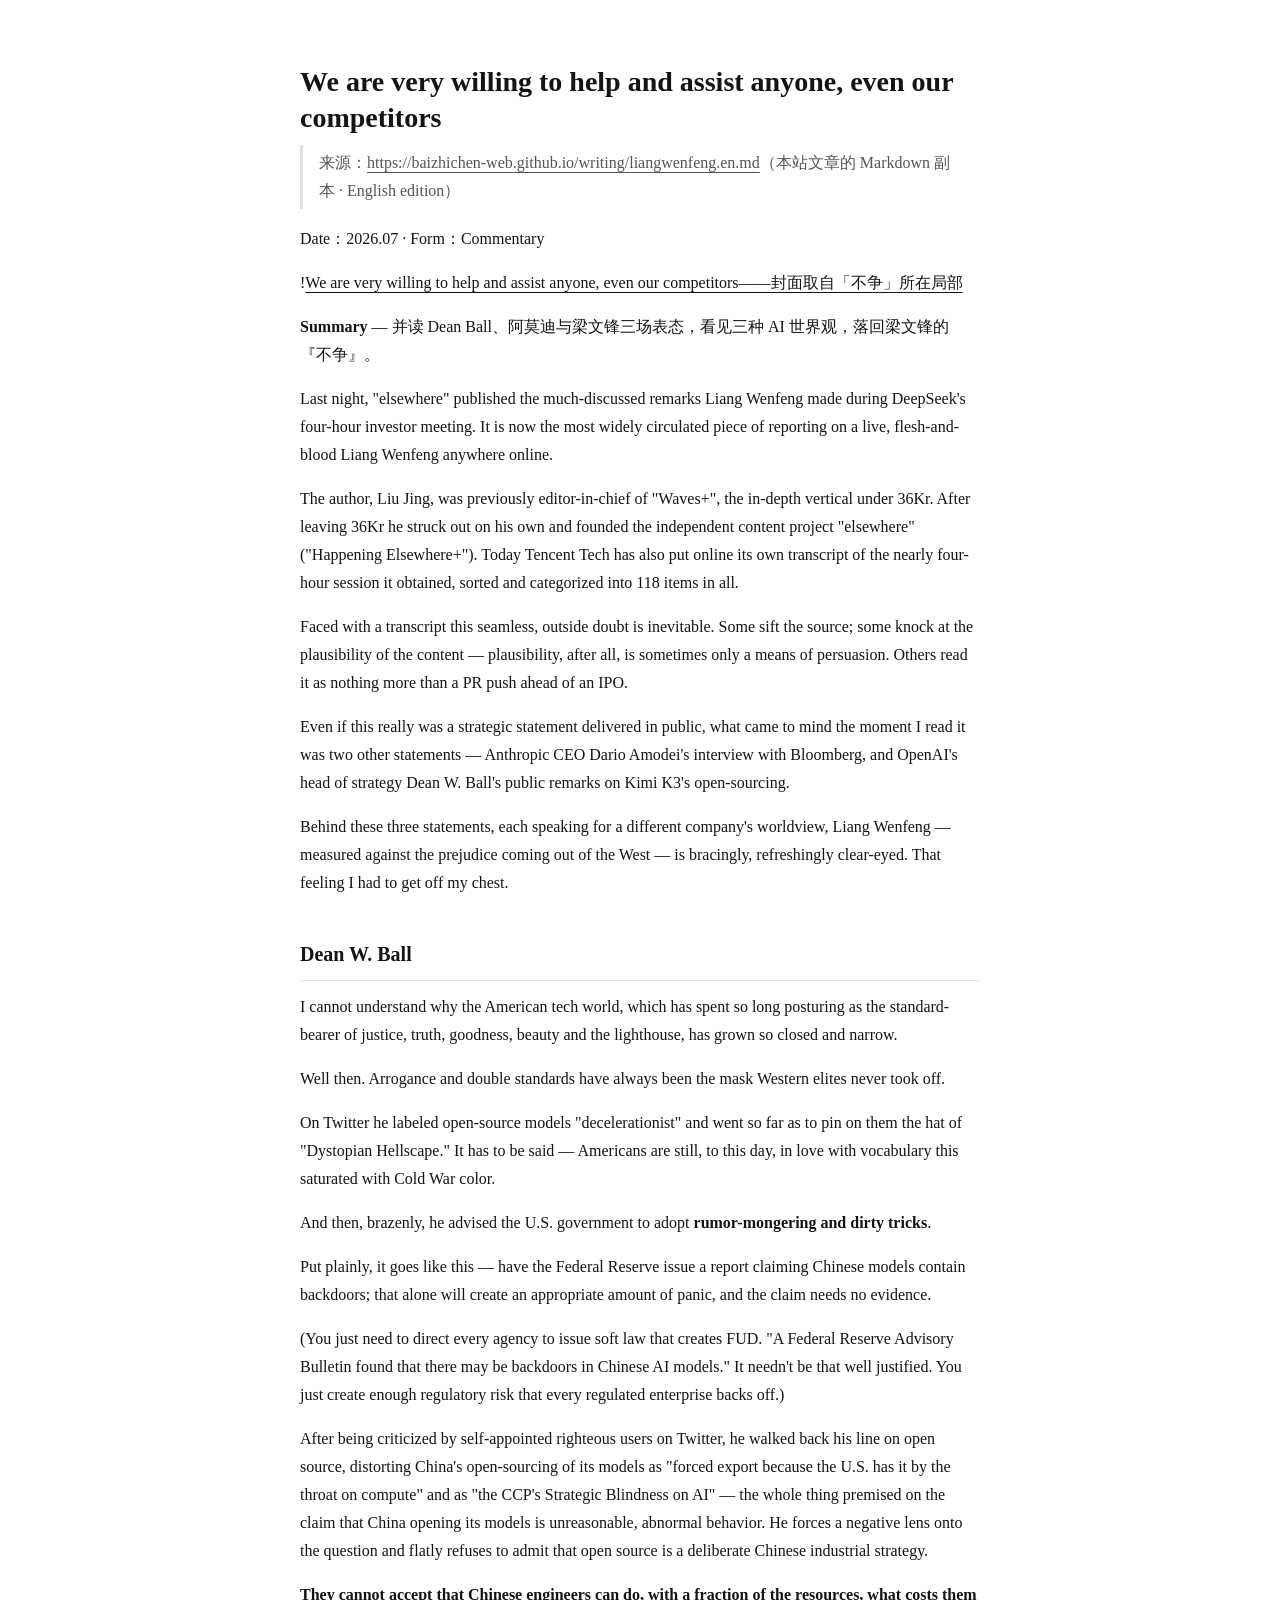
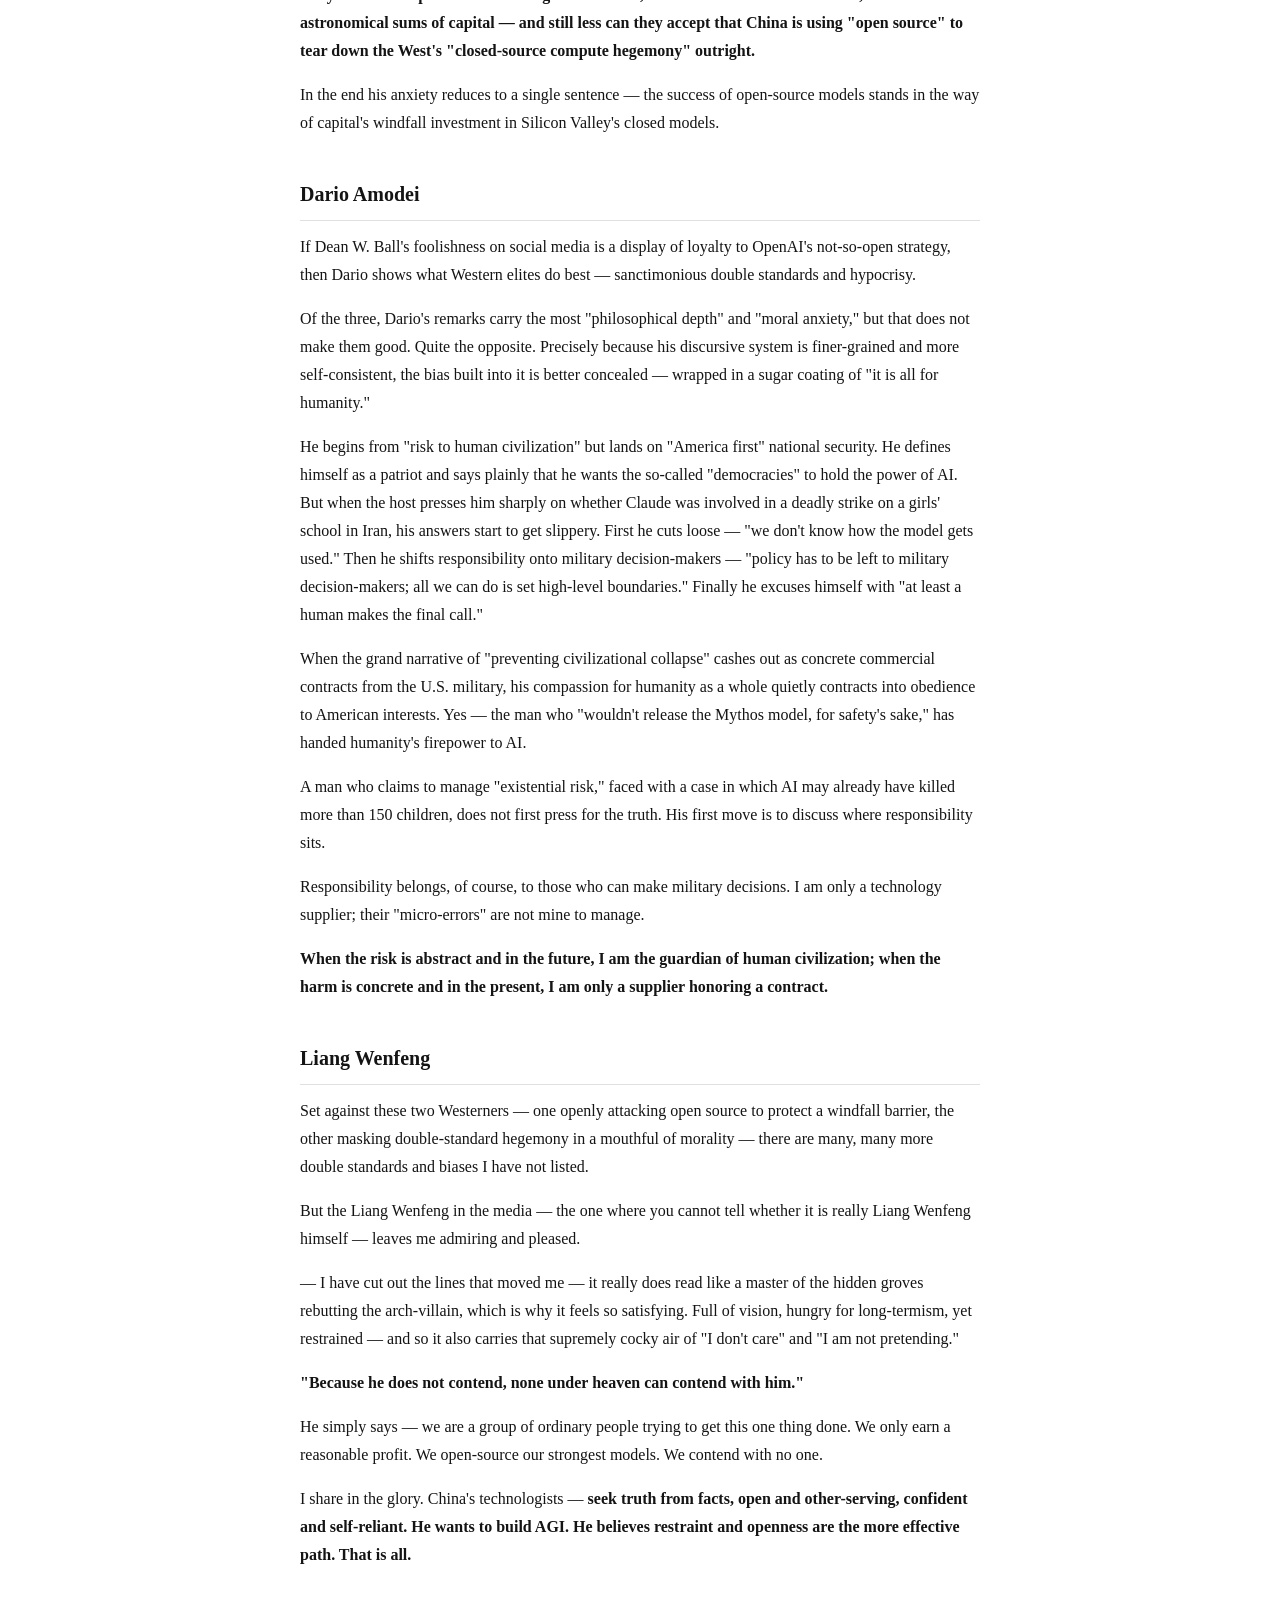
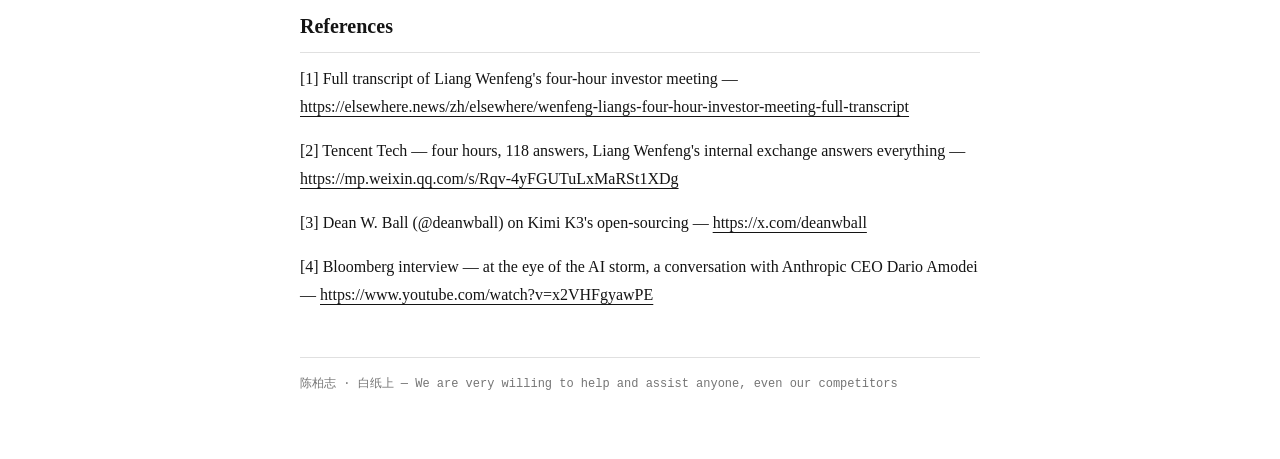
<file: writing/liangwenfeng.en.html>
<!DOCTYPE html>
<html lang="zh">
<head>
<meta charset="UTF-8" />
<meta name="viewport" content="width=device-width, initial-scale=1.0" />
<title>We are very willing to help and assist anyone, even our competitors</title>
<meta property="og:title" content="We are very willing to help and assist anyone, even our competitors" />
<meta property="og:image" content="https://baizhichen-web.github.io/media/og-card.jpg" />
<meta name="twitter:card" content="summary_large_image" />
<script type="application/ld+json">{"@context":"https://schema.org","@type":"Article","headline":"We are very willing to help and assist anyone, even our competitors","name":"We are very willing to help and assist anyone, even our competitors","inLanguage":"zh-CN","author":{"@type":"Person","name":"陈柏志","alternateName":"白纸上","url":"https://baizhichen-web.github.io"},"isPartOf":{"@type":"WebSite","name":"陈柏志 · 个人网站","url":"https://baizhichen-web.github.io"},"url":"https://baizhichen-web.github.io/?article=liangwenfeng","datePublished":"2026-07","abstract":"并读 Dean Ball、阿莫迪与梁文锋三场表态，看见三种 AI 世界观，落回梁文锋的『不争』。","genre":"Commentary","image":"https://baizhichen-web.github.io/media/writing/liangwenfeng/calli.webp"}</script>
<style>
  body { margin: 0; background: #ffffff; color: #141414; font-family: "Noto Serif SC","Source Han Serif SC",Georgia,"Times New Roman",serif; font-size: 16px; line-height: 1.75; }
  main { max-width: 680px; margin: 0 auto; padding: 64px 24px; }
  h1 { font-size: 28px; line-height: 1.3; margin: 0 0 8px; }
  h2 { font-size: 20px; margin: 40px 0 12px; padding-bottom: 8px; border-bottom: 1px solid #e0e0e0; }
  h3 { font-size: 17px; margin: 28px 0 10px; }
  p { margin: 0 0 16px; }
  ul, ol { margin: 0 0 16px; padding-left: 24px; }
  li { margin-bottom: 6px; }
  blockquote { margin: 0 0 16px; padding: 4px 16px; border-left: 3px solid #e0e0e0; color: #555555; }
  a { color: inherit; text-underline-offset: 4px; }
  code { font-family: ui-monospace, "JetBrains Mono", Consolas, monospace; font-size: 14px; background: #f3f3f3; padding: 1px 5px; border-radius: 3px; }
  hr { border: 0; border-top: 1px solid #e0e0e0; margin: 40px 0; }
  footer { margin-top: 48px; padding-top: 16px; border-top: 1px solid #e0e0e0; font-family: ui-monospace, Consolas, monospace; font-size: 12px; color: #757575; }
</style>
</head>
<body>
<main>
<h1>We are very willing to help and assist anyone, even our competitors</h1>
<blockquote>来源：<a href="https://baizhichen-web.github.io/writing/liangwenfeng.en.md">https://baizhichen-web.github.io/writing/liangwenfeng.en.md</a>（本站文章的 Markdown 副本 · English edition）</blockquote>
<p>Date：2026.07 · Form：Commentary</p>
<p>!<a href="https://baizhichen-web.github.io/media/writing/liangwenfeng/calli.webp">We are very willing to help and assist anyone, even our competitors——封面取自「不争」所在局部</a></p>
<p><strong>Summary</strong> — 并读 Dean Ball、阿莫迪与梁文锋三场表态，看见三种 AI 世界观，落回梁文锋的『不争』。</p>
<p>Last night, "elsewhere" published the much-discussed remarks Liang Wenfeng made during DeepSeek's four-hour investor meeting. It is now the most widely circulated piece of reporting on a live, flesh-and-blood Liang Wenfeng anywhere online.</p>
<p>The author, Liu Jing, was previously editor-in-chief of "Waves+", the in-depth vertical under 36Kr. After leaving 36Kr he struck out on his own and founded the independent content project "elsewhere" ("Happening Elsewhere+"). Today Tencent Tech has also put online its own transcript of the nearly four-hour session it obtained, sorted and categorized into 118 items in all.</p>
<p>Faced with a transcript this seamless, outside doubt is inevitable. Some sift the source; some knock at the plausibility of the content — plausibility, after all, is sometimes only a means of persuasion. Others read it as nothing more than a PR push ahead of an IPO.</p>
<p>Even if this really was a strategic statement delivered in public, what came to mind the moment I read it was two other statements — Anthropic CEO Dario Amodei's interview with Bloomberg, and OpenAI's head of strategy Dean W. Ball's public remarks on Kimi K3's open-sourcing.</p>
<p>Behind these three statements, each speaking for a different company's worldview, Liang Wenfeng — measured against the prejudice coming out of the West — is bracingly, refreshingly clear-eyed. That feeling I had to get off my chest.</p>
<h2>Dean W. Ball</h2>
<p>I cannot understand why the American tech world, which has spent so long posturing as the standard-bearer of justice, truth, goodness, beauty and the lighthouse, has grown so closed and narrow.</p>
<p>Well then. Arrogance and double standards have always been the mask Western elites never took off.</p>
<p>On Twitter he labeled open-source models "decelerationist" and went so far as to pin on them the hat of "Dystopian Hellscape." It has to be said — Americans are still, to this day, in love with vocabulary this saturated with Cold War color.</p>
<p>And then, brazenly, he advised the U.S. government to adopt <strong>rumor-mongering and dirty tricks</strong>.</p>
<p>Put plainly, it goes like this — have the Federal Reserve issue a report claiming Chinese models contain backdoors; that alone will create an appropriate amount of panic, and the claim needs no evidence.</p>
<p>(You just need to direct every agency to issue soft law that creates FUD. "A Federal Reserve Advisory Bulletin found that there may be backdoors in Chinese AI models." It needn't be that well justified. You just create enough regulatory risk that every regulated enterprise backs off.)</p>
<p>After being criticized by self-appointed righteous users on Twitter, he walked back his line on open source, distorting China's open-sourcing of its models as "forced export because the U.S. has it by the throat on compute" and as "the CCP's Strategic Blindness on AI" — the whole thing premised on the claim that China opening its models is unreasonable, abnormal behavior. He forces a negative lens onto the question and flatly refuses to admit that open source is a deliberate Chinese industrial strategy.</p>
<p><strong>They cannot accept that Chinese engineers can do, with a fraction of the resources, what costs them astronomical sums of capital — and still less can they accept that China is using "open source" to tear down the West's "closed-source compute hegemony" outright.</strong></p>
<p>In the end his anxiety reduces to a single sentence — the success of open-source models stands in the way of capital's windfall investment in Silicon Valley's closed models.</p>
<h2>Dario Amodei</h2>
<p>If Dean W. Ball's foolishness on social media is a display of loyalty to OpenAI's not-so-open strategy, then Dario shows what Western elites do best — sanctimonious double standards and hypocrisy.</p>
<p>Of the three, Dario's remarks carry the most "philosophical depth" and "moral anxiety," but that does not make them good. Quite the opposite. Precisely because his discursive system is finer-grained and more self-consistent, the bias built into it is better concealed — wrapped in a sugar coating of "it is all for humanity."</p>
<p>He begins from "risk to human civilization" but lands on "America first" national security. He defines himself as a patriot and says plainly that he wants the so-called "democracies" to hold the power of AI. But when the host presses him sharply on whether Claude was involved in a deadly strike on a girls' school in Iran, his answers start to get slippery. First he cuts loose — "we don't know how the model gets used." Then he shifts responsibility onto military decision-makers — "policy has to be left to military decision-makers; all we can do is set high-level boundaries." Finally he excuses himself with "at least a human makes the final call."</p>
<p>When the grand narrative of "preventing civilizational collapse" cashes out as concrete commercial contracts from the U.S. military, his compassion for humanity as a whole quietly contracts into obedience to American interests. Yes — the man who "wouldn't release the Mythos model, for safety's sake," has handed humanity's firepower to AI.</p>
<p>A man who claims to manage "existential risk," faced with a case in which AI may already have killed more than 150 children, does not first press for the truth. His first move is to discuss where responsibility sits.</p>
<p>Responsibility belongs, of course, to those who can make military decisions. I am only a technology supplier; their "micro-errors" are not mine to manage.</p>
<p><strong>When the risk is abstract and in the future, I am the guardian of human civilization; when the harm is concrete and in the present, I am only a supplier honoring a contract.</strong></p>
<h2>Liang Wenfeng</h2>
<p>Set against these two Westerners — one openly attacking open source to protect a windfall barrier, the other masking double-standard hegemony in a mouthful of morality — there are many, many more double standards and biases I have not listed.</p>
<p>But the Liang Wenfeng in the media — the one where you cannot tell whether it is really Liang Wenfeng himself — leaves me admiring and pleased.</p>
<p>— I have cut out the lines that moved me — it really does read like a master of the hidden groves rebutting the arch-villain, which is why it feels so satisfying. Full of vision, hungry for long-termism, yet restrained — and so it also carries that supremely cocky air of "I don't care" and "I am not pretending."</p>
<p><strong>"Because he does not contend, none under heaven can contend with him."</strong></p>
<p>He simply says — we are a group of ordinary people trying to get this one thing done. We only earn a reasonable profit. We open-source our strongest models. We contend with no one.</p>
<p>I share in the glory. China's technologists — <strong>seek truth from facts, open and other-serving, confident and self-reliant. He wants to build AGI. He believes restraint and openness are the more effective path. That is all.</strong></p>
<h2>References</h2>
<p>[1] Full transcript of Liang Wenfeng's four-hour investor meeting — <a href="https://elsewhere.news/zh/elsewhere/wenfeng-liangs-four-hour-investor-meeting-full-transcript">https://elsewhere.news/zh/elsewhere/wenfeng-liangs-four-hour-investor-meeting-full-transcript</a></p>
<p>[2] Tencent Tech — four hours, 118 answers, Liang Wenfeng's internal exchange answers everything — <a href="https://mp.weixin.qq.com/s/Rqv-4yFGUTuLxMaRSt1XDg">https://mp.weixin.qq.com/s/Rqv-4yFGUTuLxMaRSt1XDg</a></p>
<p>[3] Dean W. Ball (@deanwball) on Kimi K3's open-sourcing — <a href="https://x.com/deanwball">https://x.com/deanwball</a></p>
<p>[4] Bloomberg interview — at the eye of the AI storm, a conversation with Anthropic CEO Dario Amodei — <a href="https://www.youtube.com/watch?v=x2VHFgyawPE">https://www.youtube.com/watch?v=x2VHFgyawPE</a></p>
<footer>陈柏志 · 白纸上 — We are very willing to help and assist anyone, even our competitors</footer>
</main>
</body>
</html>
</file>
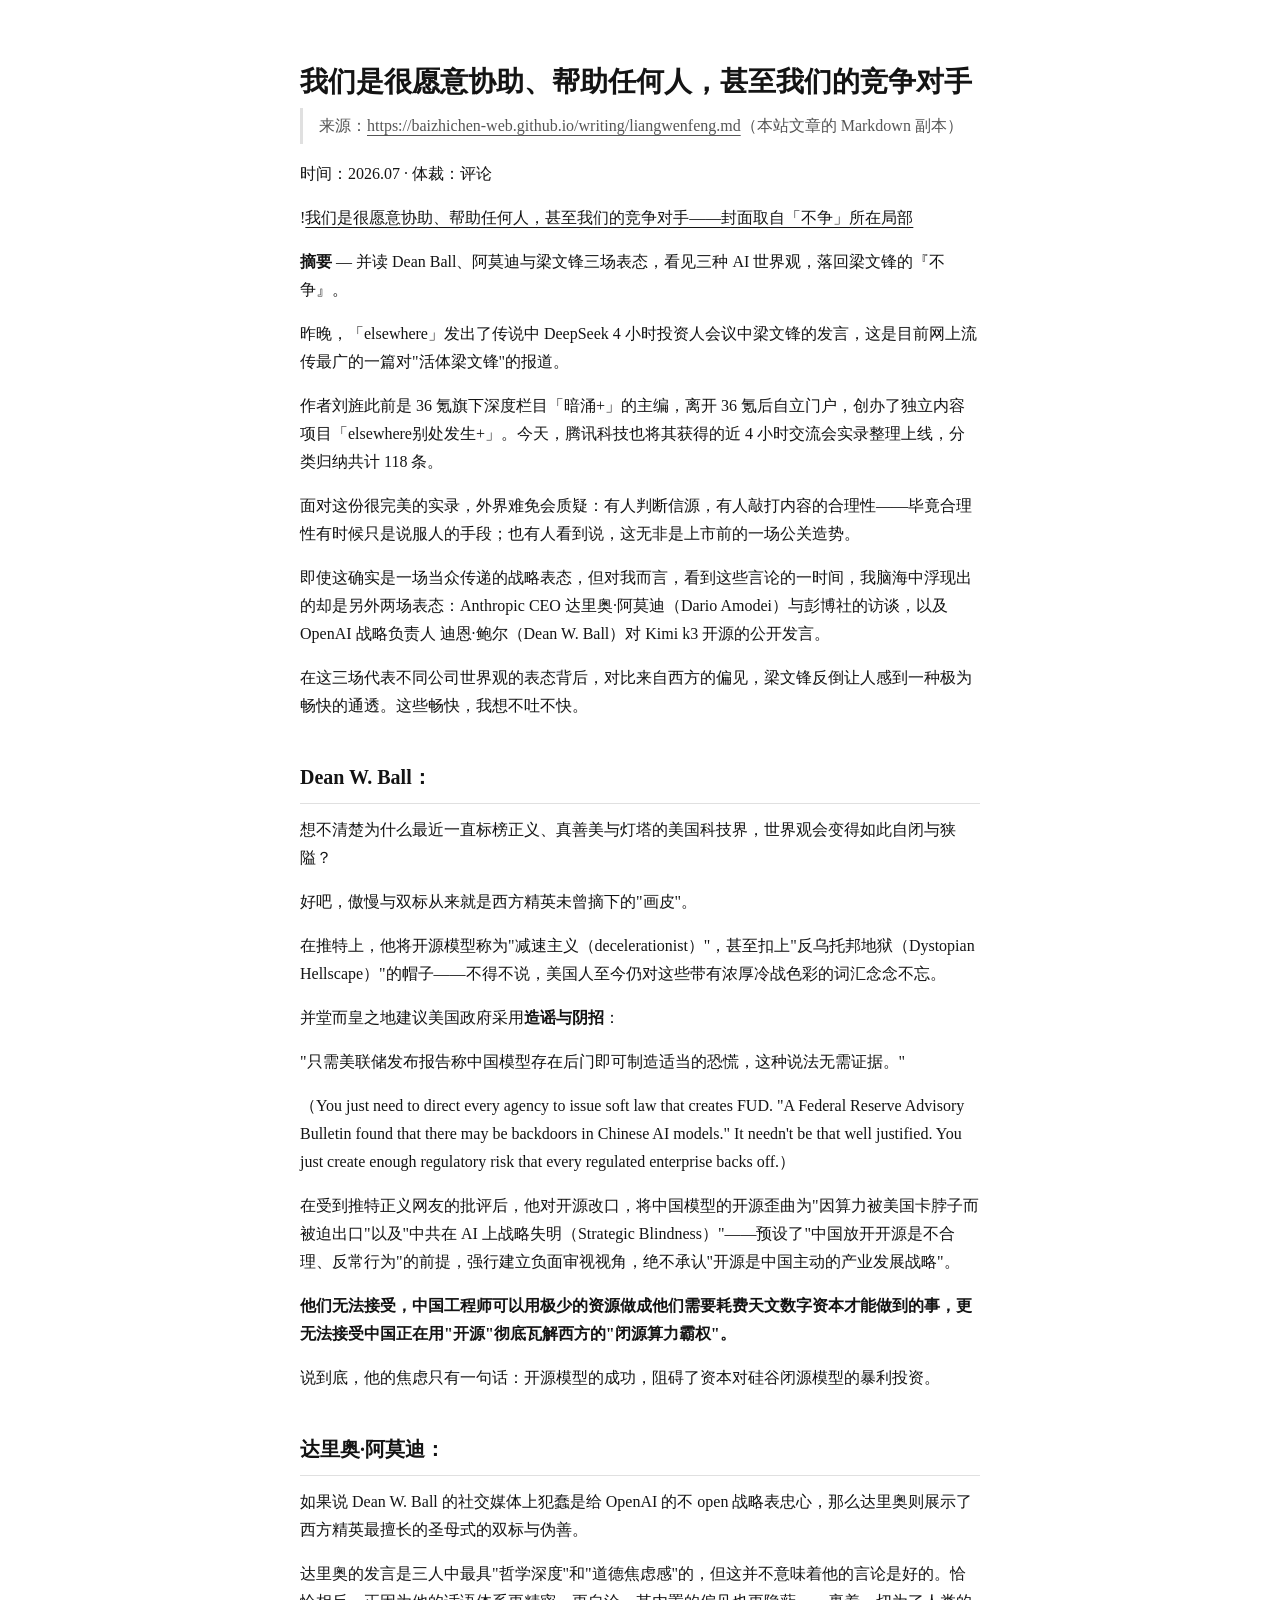
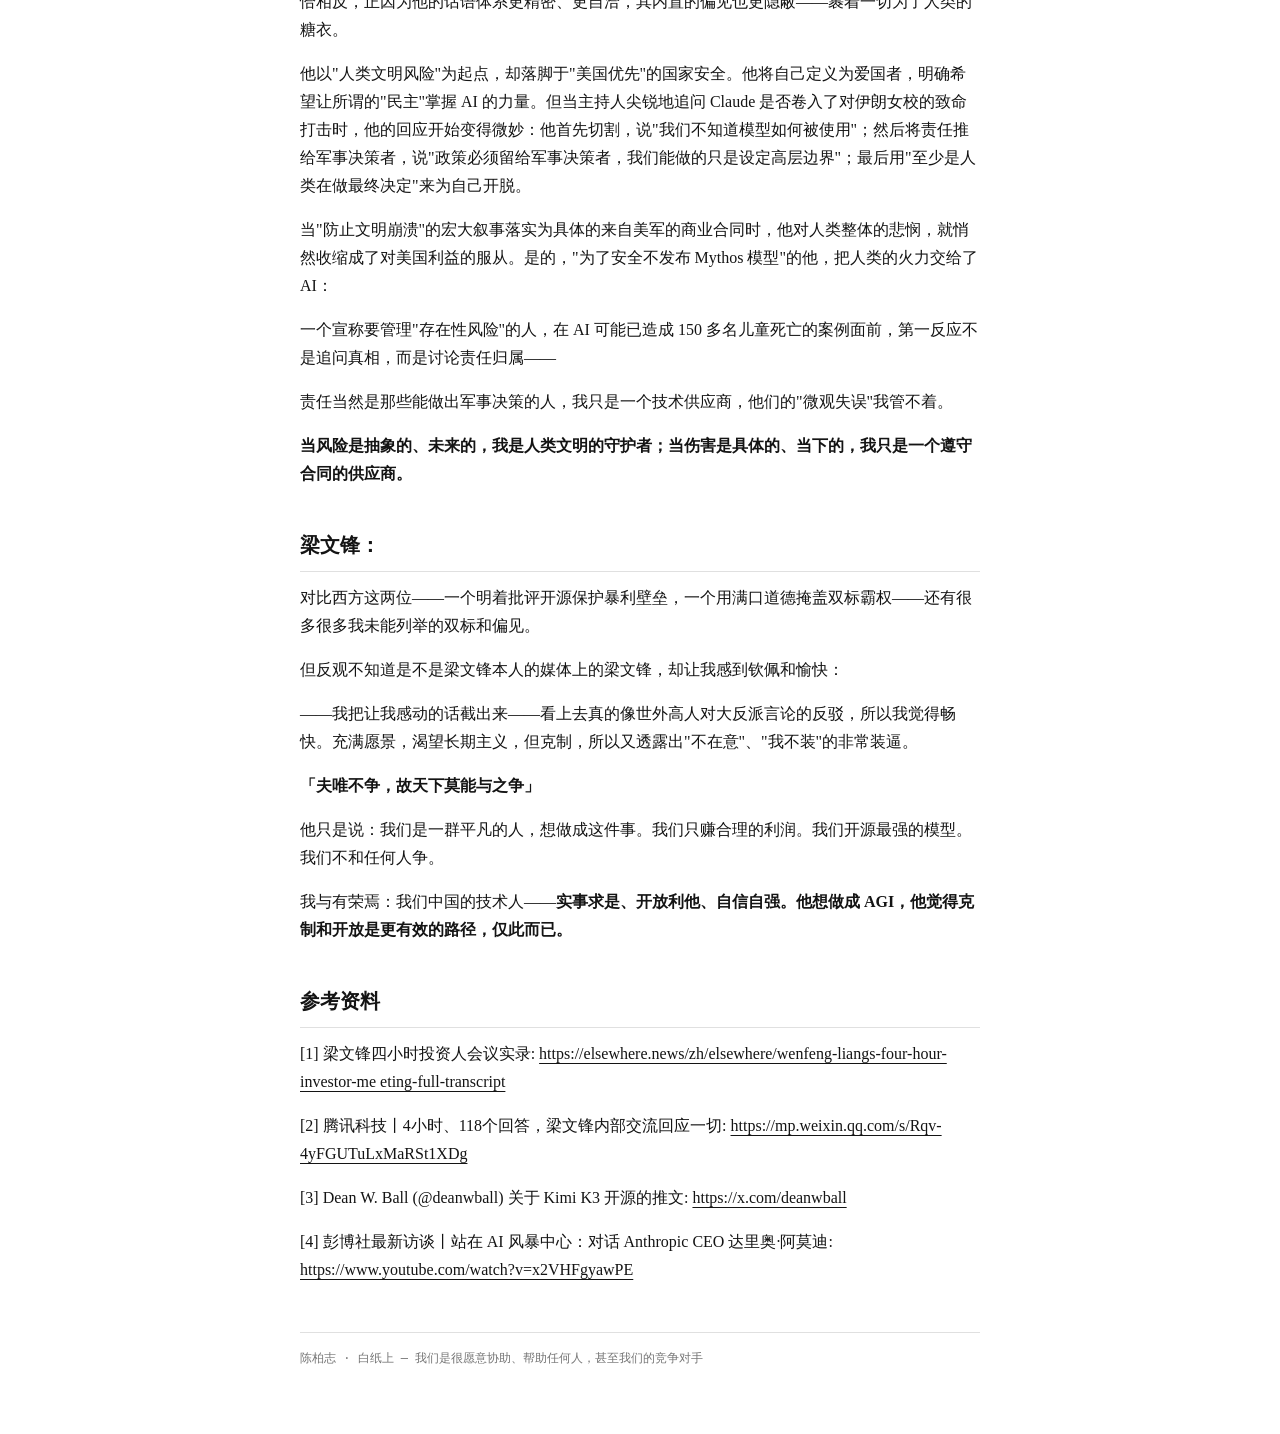
<file: writing/liangwenfeng.html>
<!DOCTYPE html>
<html lang="zh">
<head>
<meta charset="UTF-8" />
<meta name="viewport" content="width=device-width, initial-scale=1.0" />
<title>我们是很愿意协助、帮助任何人，甚至我们的竞争对手</title>
<meta property="og:title" content="我们是很愿意协助、帮助任何人，甚至我们的竞争对手" />
<meta property="og:image" content="https://baizhichen-web.github.io/media/og-card.jpg" />
<meta name="twitter:card" content="summary_large_image" />
<script type="application/ld+json">{"@context":"https://schema.org","@type":"Article","headline":"我们是很愿意协助、帮助任何人，甚至我们的竞争对手","name":"我们是很愿意协助、帮助任何人，甚至我们的竞争对手","inLanguage":"zh-CN","author":{"@type":"Person","name":"陈柏志","alternateName":"白纸上","url":"https://baizhichen-web.github.io"},"isPartOf":{"@type":"WebSite","name":"陈柏志 · 个人网站","url":"https://baizhichen-web.github.io"},"url":"https://baizhichen-web.github.io/?article=liangwenfeng","datePublished":"2026-07","abstract":"并读 Dean Ball、阿莫迪与梁文锋三场表态，看见三种 AI 世界观，落回梁文锋的『不争』。","genre":"评论","image":"https://baizhichen-web.github.io/media/writing/liangwenfeng/calli.webp"}</script>
<style>
  body { margin: 0; background: #ffffff; color: #141414; font-family: "Noto Serif SC","Source Han Serif SC",Georgia,"Times New Roman",serif; font-size: 16px; line-height: 1.75; }
  main { max-width: 680px; margin: 0 auto; padding: 64px 24px; }
  h1 { font-size: 28px; line-height: 1.3; margin: 0 0 8px; }
  h2 { font-size: 20px; margin: 40px 0 12px; padding-bottom: 8px; border-bottom: 1px solid #e0e0e0; }
  h3 { font-size: 17px; margin: 28px 0 10px; }
  p { margin: 0 0 16px; }
  ul, ol { margin: 0 0 16px; padding-left: 24px; }
  li { margin-bottom: 6px; }
  blockquote { margin: 0 0 16px; padding: 4px 16px; border-left: 3px solid #e0e0e0; color: #555555; }
  a { color: inherit; text-underline-offset: 4px; }
  code { font-family: ui-monospace, "JetBrains Mono", Consolas, monospace; font-size: 14px; background: #f3f3f3; padding: 1px 5px; border-radius: 3px; }
  hr { border: 0; border-top: 1px solid #e0e0e0; margin: 40px 0; }
  footer { margin-top: 48px; padding-top: 16px; border-top: 1px solid #e0e0e0; font-family: ui-monospace, Consolas, monospace; font-size: 12px; color: #757575; }
</style>
</head>
<body>
<main>
<h1>我们是很愿意协助、帮助任何人，甚至我们的竞争对手</h1>
<blockquote>来源：<a href="https://baizhichen-web.github.io/writing/liangwenfeng.md">https://baizhichen-web.github.io/writing/liangwenfeng.md</a>（本站文章的 Markdown 副本）</blockquote>
<p>时间：2026.07 · 体裁：评论</p>
<p>!<a href="https://baizhichen-web.github.io/media/writing/liangwenfeng/calli.webp">我们是很愿意协助、帮助任何人，甚至我们的竞争对手——封面取自「不争」所在局部</a></p>
<p><strong>摘要</strong> — 并读 Dean Ball、阿莫迪与梁文锋三场表态，看见三种 AI 世界观，落回梁文锋的『不争』。</p>
<p>昨晚，「elsewhere」发出了传说中 DeepSeek 4 小时投资人会议中梁文锋的发言，这是目前网上流传最广的一篇对"活体梁文锋"的报道。</p>
<p>作者刘旌此前是 36 氪旗下深度栏目「暗涌+」的主编，离开 36 氪后自立门户，创办了独立内容项目「elsewhere别处发生+」。今天，腾讯科技也将其获得的近 4 小时交流会实录整理上线，分类归纳共计 118 条。</p>
<p>面对这份很完美的实录，外界难免会质疑：有人判断信源，有人敲打内容的合理性——毕竟合理性有时候只是说服人的手段；也有人看到说，这无非是上市前的一场公关造势。</p>
<p>即使这确实是一场当众传递的战略表态，但对我而言，看到这些言论的一时间，我脑海中浮现出的却是另外两场表态：Anthropic CEO 达里奥·阿莫迪（Dario Amodei）与彭博社的访谈，以及 OpenAI 战略负责人 迪恩·鲍尔（Dean W. Ball）对 Kimi k3 开源的公开发言。</p>
<p>在这三场代表不同公司世界观的表态背后，对比来自西方的偏见，梁文锋反倒让人感到一种极为畅快的通透。这些畅快，我想不吐不快。</p>
<h2>Dean W. Ball：</h2>
<p>想不清楚为什么最近一直标榜正义、真善美与灯塔的美国科技界，世界观会变得如此自闭与狭隘？</p>
<p>好吧，傲慢与双标从来就是西方精英未曾摘下的"画皮"。</p>
<p>在推特上，他将开源模型称为"减速主义（decelerationist）"，甚至扣上"反乌托邦地狱（Dystopian Hellscape）"的帽子——不得不说，美国人至今仍对这些带有浓厚冷战色彩的词汇念念不忘。</p>
<p>并堂而皇之地建议美国政府采用<strong>造谣与阴招</strong>：</p>
<p>"只需美联储发布报告称中国模型存在后门即可制造适当的恐慌，这种说法无需证据。"</p>
<p>（You just need to direct every agency to issue soft law that creates FUD. "A Federal Reserve Advisory Bulletin found that there may be backdoors in Chinese AI models." It needn't be that well justified. You just create enough regulatory risk that every regulated enterprise backs off.）</p>
<p>在受到推特正义网友的批评后，他对开源改口，将中国模型的开源歪曲为"因算力被美国卡脖子而被迫出口"以及"中共在 AI 上战略失明（Strategic Blindness）"——预设了"中国放开开源是不合理、反常行为"的前提，强行建立负面审视视角，绝不承认"开源是中国主动的产业发展战略"。</p>
<p><strong>他们无法接受，中国工程师可以用极少的资源做成他们需要耗费天文数字资本才能做到的事，更无法接受中国正在用"开源"彻底瓦解西方的"闭源算力霸权"。</strong></p>
<p>说到底，他的焦虑只有一句话：开源模型的成功，阻碍了资本对硅谷闭源模型的暴利投资。</p>
<h2>达里奥·阿莫迪：</h2>
<p>如果说 Dean W. Ball 的社交媒体上犯蠢是给 OpenAI 的不 open 战略表忠心，那么达里奥则展示了西方精英最擅长的圣母式的双标与伪善。</p>
<p>达里奥的发言是三人中最具"哲学深度"和"道德焦虑感"的，但这并不意味着他的言论是好的。恰恰相反，正因为他的话语体系更精密、更自洽，其内置的偏见也更隐蔽——裹着一切为了人类的糖衣。</p>
<p>他以"人类文明风险"为起点，却落脚于"美国优先"的国家安全。他将自己定义为爱国者，明确希望让所谓的"民主"掌握 AI 的力量。但当主持人尖锐地追问 Claude 是否卷入了对伊朗女校的致命打击时，他的回应开始变得微妙：他首先切割，说"我们不知道模型如何被使用"；然后将责任推给军事决策者，说"政策必须留给军事决策者，我们能做的只是设定高层边界"；最后用"至少是人类在做最终决定"来为自己开脱。</p>
<p>当"防止文明崩溃"的宏大叙事落实为具体的来自美军的商业合同时，他对人类整体的悲悯，就悄然收缩成了对美国利益的服从。是的，"为了安全不发布 Mythos 模型"的他，把人类的火力交给了 AI：</p>
<p>一个宣称要管理"存在性风险"的人，在 AI 可能已造成 150 多名儿童死亡的案例面前，第一反应不是追问真相，而是讨论责任归属——</p>
<p>责任当然是那些能做出军事决策的人，我只是一个技术供应商，他们的"微观失误"我管不着。</p>
<p><strong>当风险是抽象的、未来的，我是人类文明的守护者；当伤害是具体的、当下的，我只是一个遵守合同的供应商。</strong></p>
<h2>梁文锋：</h2>
<p>对比西方这两位——一个明着批评开源保护暴利壁垒，一个用满口道德掩盖双标霸权——还有很多很多我未能列举的双标和偏见。</p>
<p>但反观不知道是不是梁文锋本人的媒体上的梁文锋，却让我感到钦佩和愉快：</p>
<p>——我把让我感动的话截出来——看上去真的像世外高人对大反派言论的反驳，所以我觉得畅快。充满愿景，渴望长期主义，但克制，所以又透露出"不在意"、"我不装"的非常装逼。</p>
<p><strong>「夫唯不争，故天下莫能与之争」</strong></p>
<p>他只是说：我们是一群平凡的人，想做成这件事。我们只赚合理的利润。我们开源最强的模型。我们不和任何人争。</p>
<p>我与有荣焉：我们中国的技术人——<strong>实事求是、开放利他、自信自强。他想做成 AGI，他觉得克制和开放是更有效的路径，仅此而已。</strong></p>
<h2>参考资料</h2>
<p>[1] 梁文锋四小时投资人会议实录: <a href="https://elsewhere.news/zh/elsewhere/wenfeng-liangs -four-hour-investor-meeting-full-transcript">https://elsewhere.news/zh/elsewhere/wenfeng-liangs-four-hour-investor-me eting-full-transcript</a></p>
<p>[2] 腾讯科技丨4小时、118个回答，梁文锋内部交流回应一切: <a href="https://mp.weixin.qq. com/s/Rqv-4yFGUTuLxMaRSt1XDg">https://mp.weixin.qq.com/s/Rqv-4yFGUTuLxMaRSt1XDg</a></p>
<p>[3] Dean W. Ball (@deanwball) 关于 Kimi K3 开源的推文: <a href="https://x.com/deanwball">https://x.com/deanwball</a></p>
<p>[4] 彭博社最新访谈丨站在 AI 风暴中心：对话 Anthropic CEO 达里奥·阿莫迪: <a href="https://www.youtube.com/wat ch?v=x2VHFgyawPE">https://www.youtube.com/watch?v=x2VHFgyawPE</a></p>
<footer>陈柏志 · 白纸上 — 我们是很愿意协助、帮助任何人，甚至我们的竞争对手</footer>
</main>
</body>
</html>
</file>
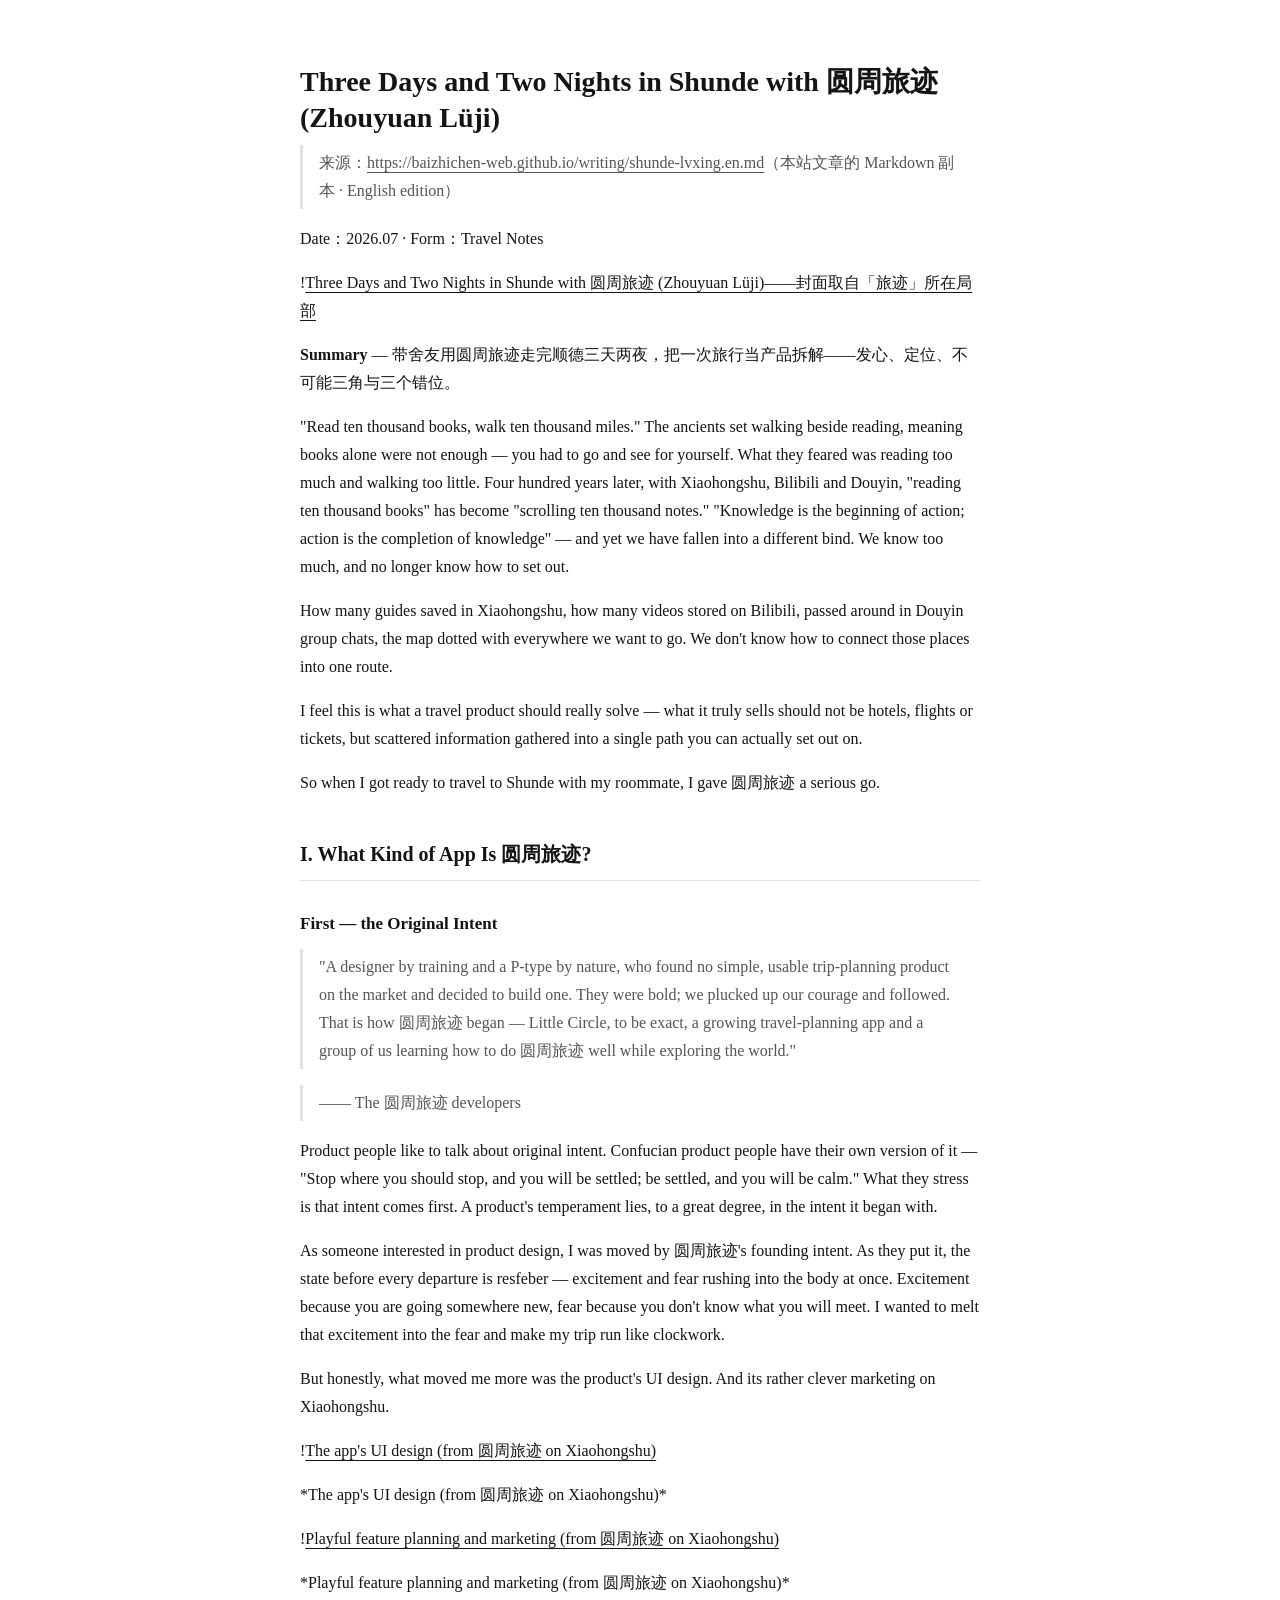
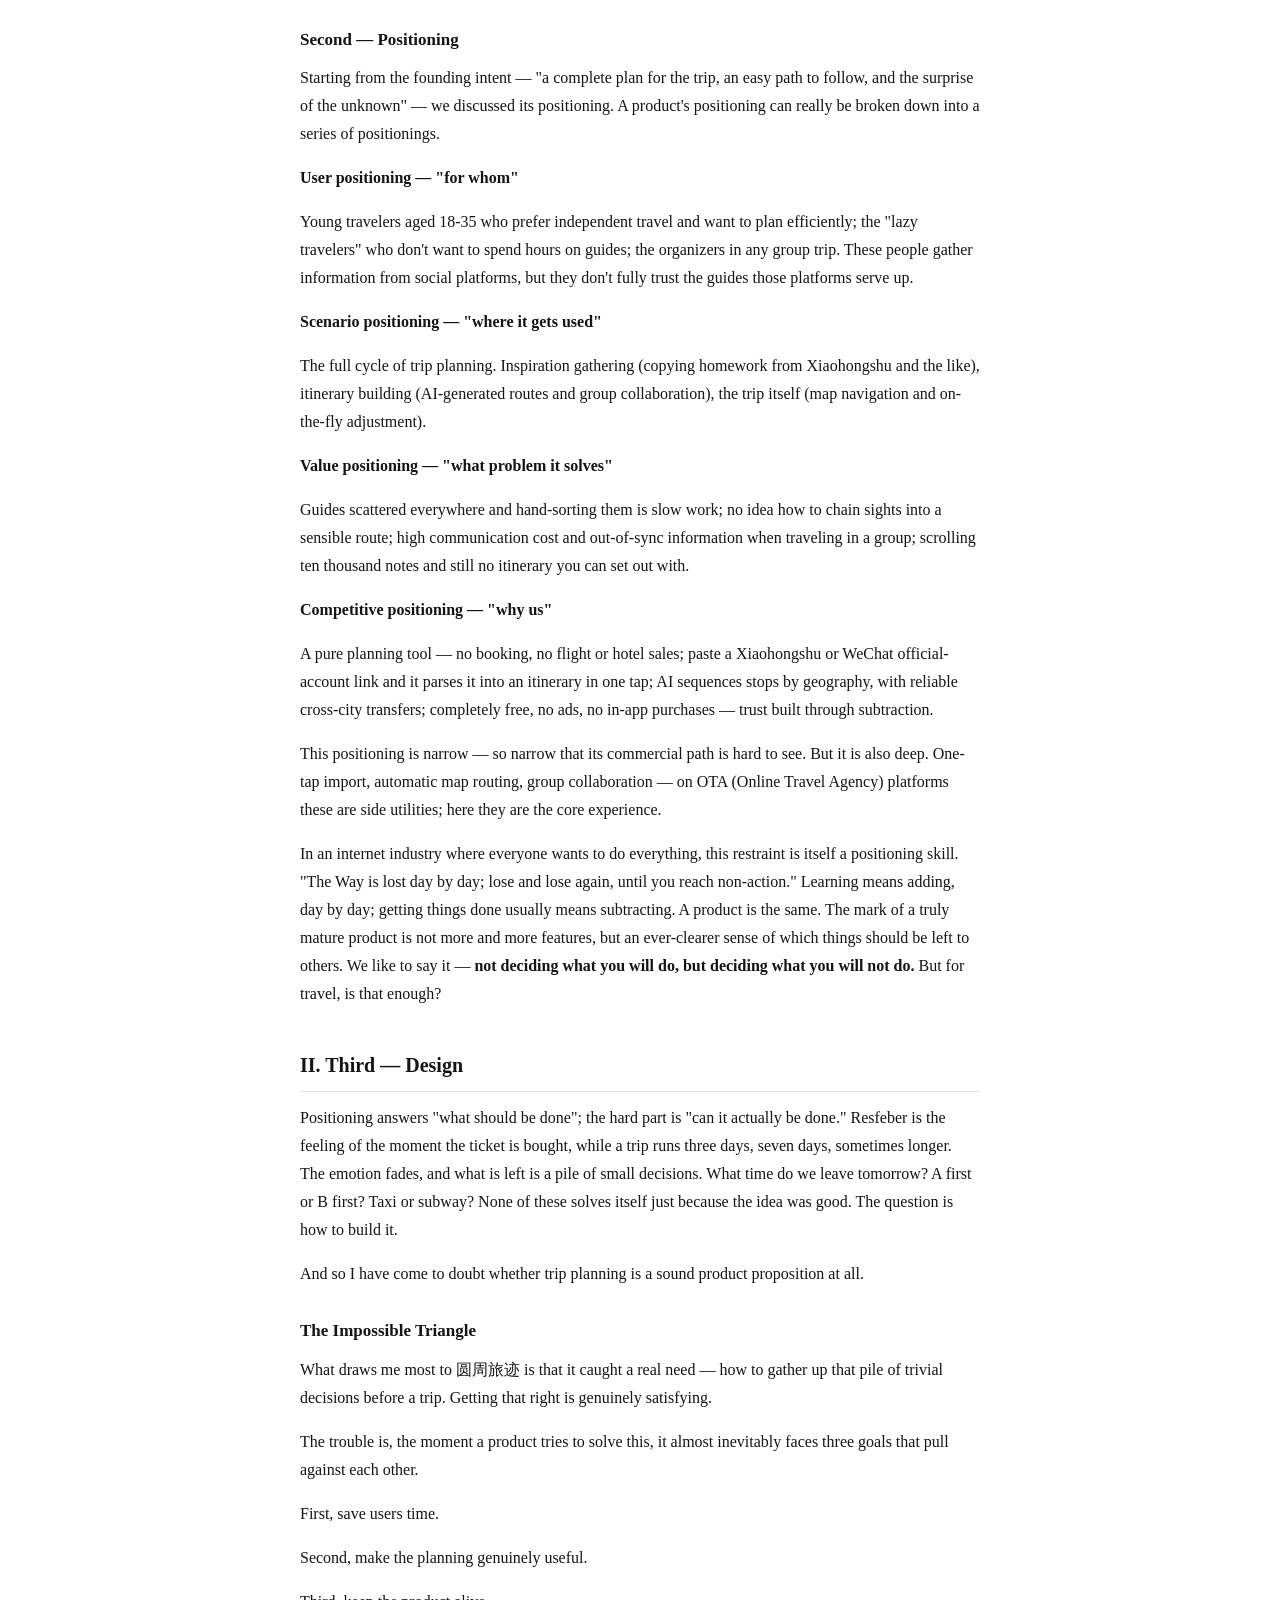
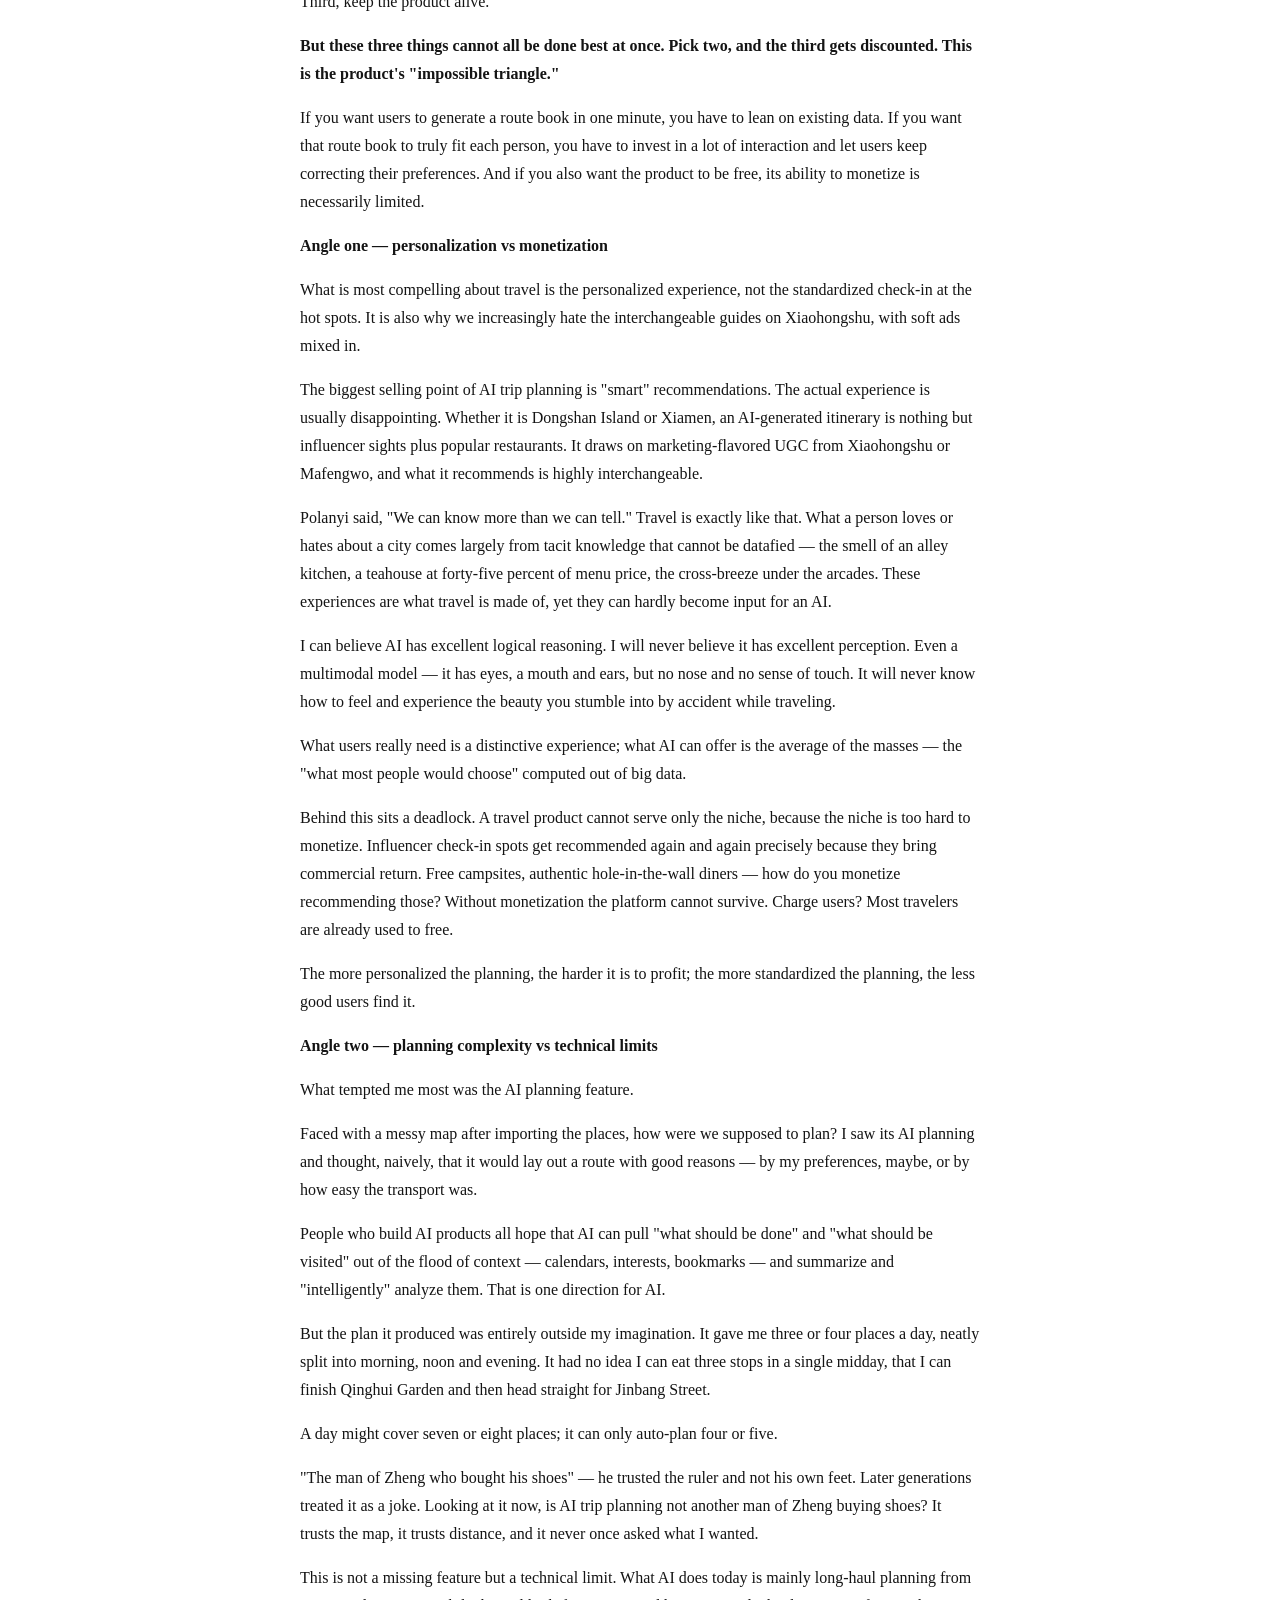
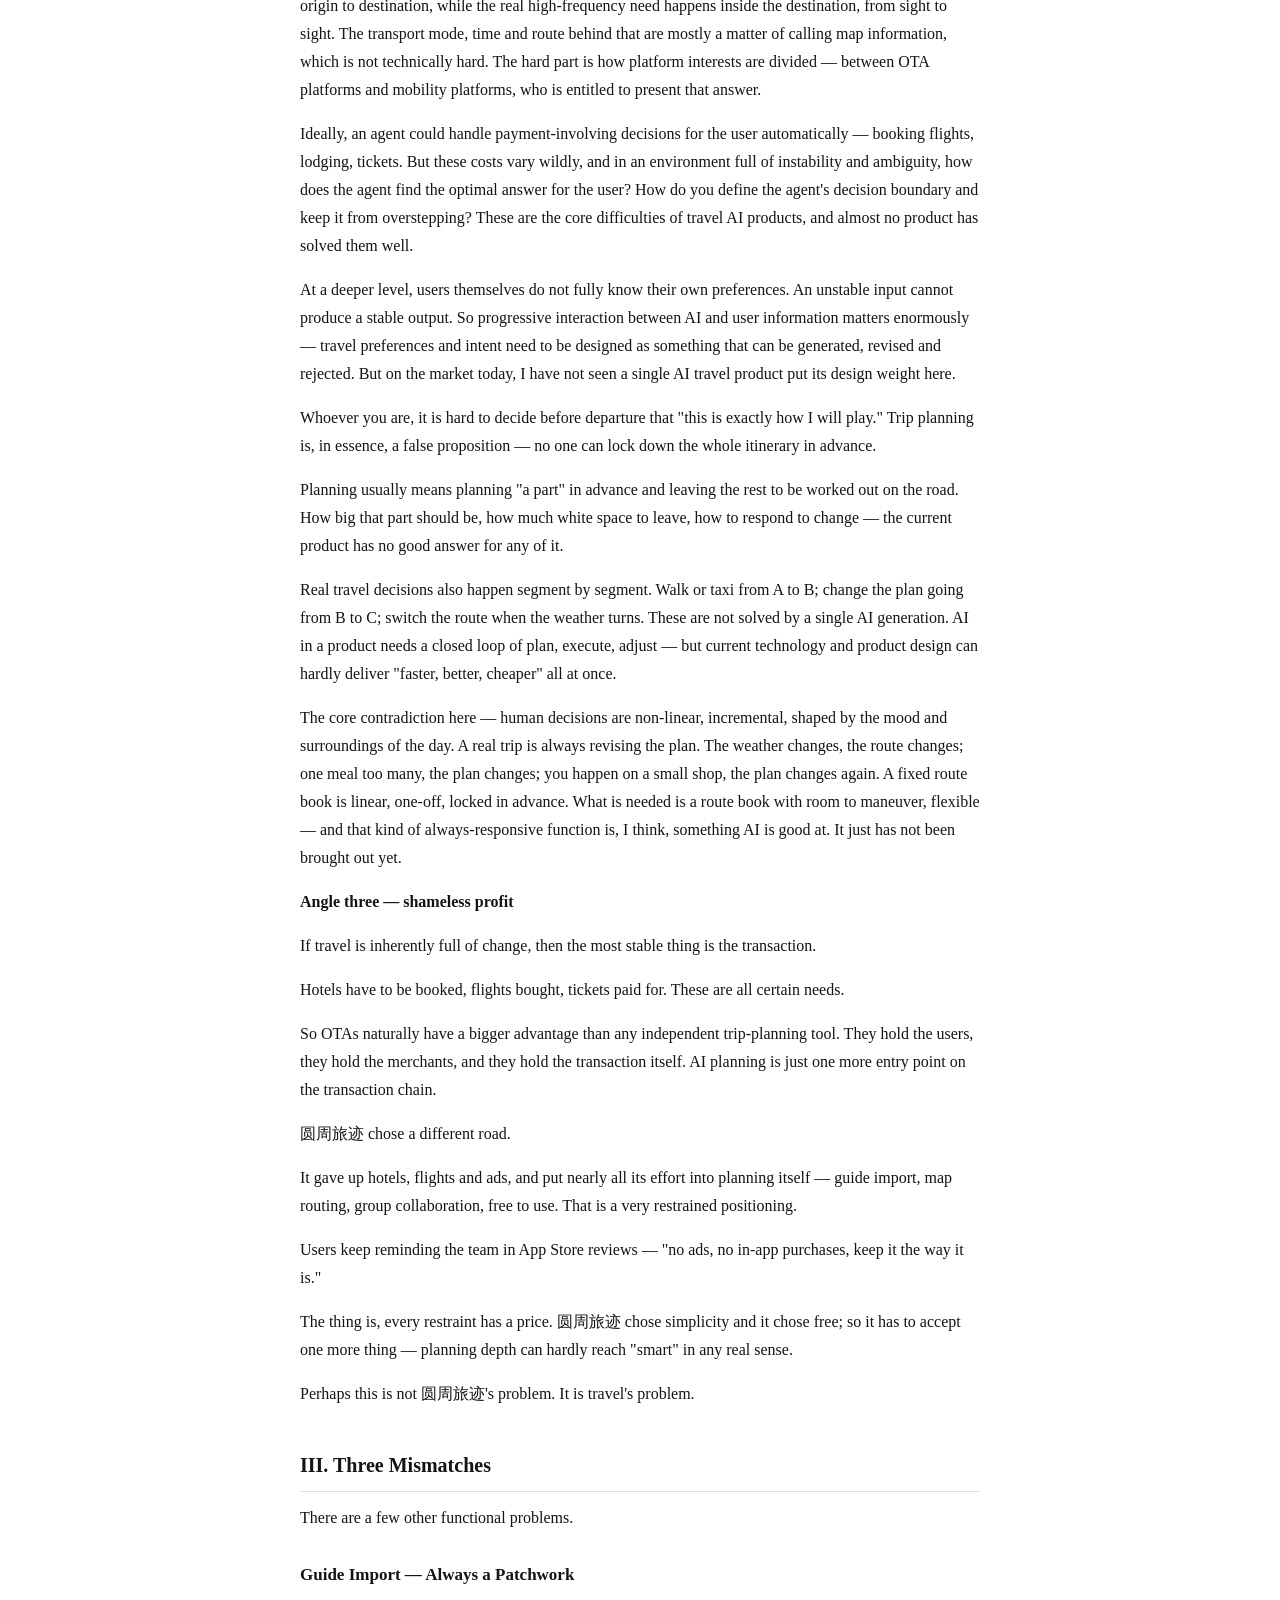
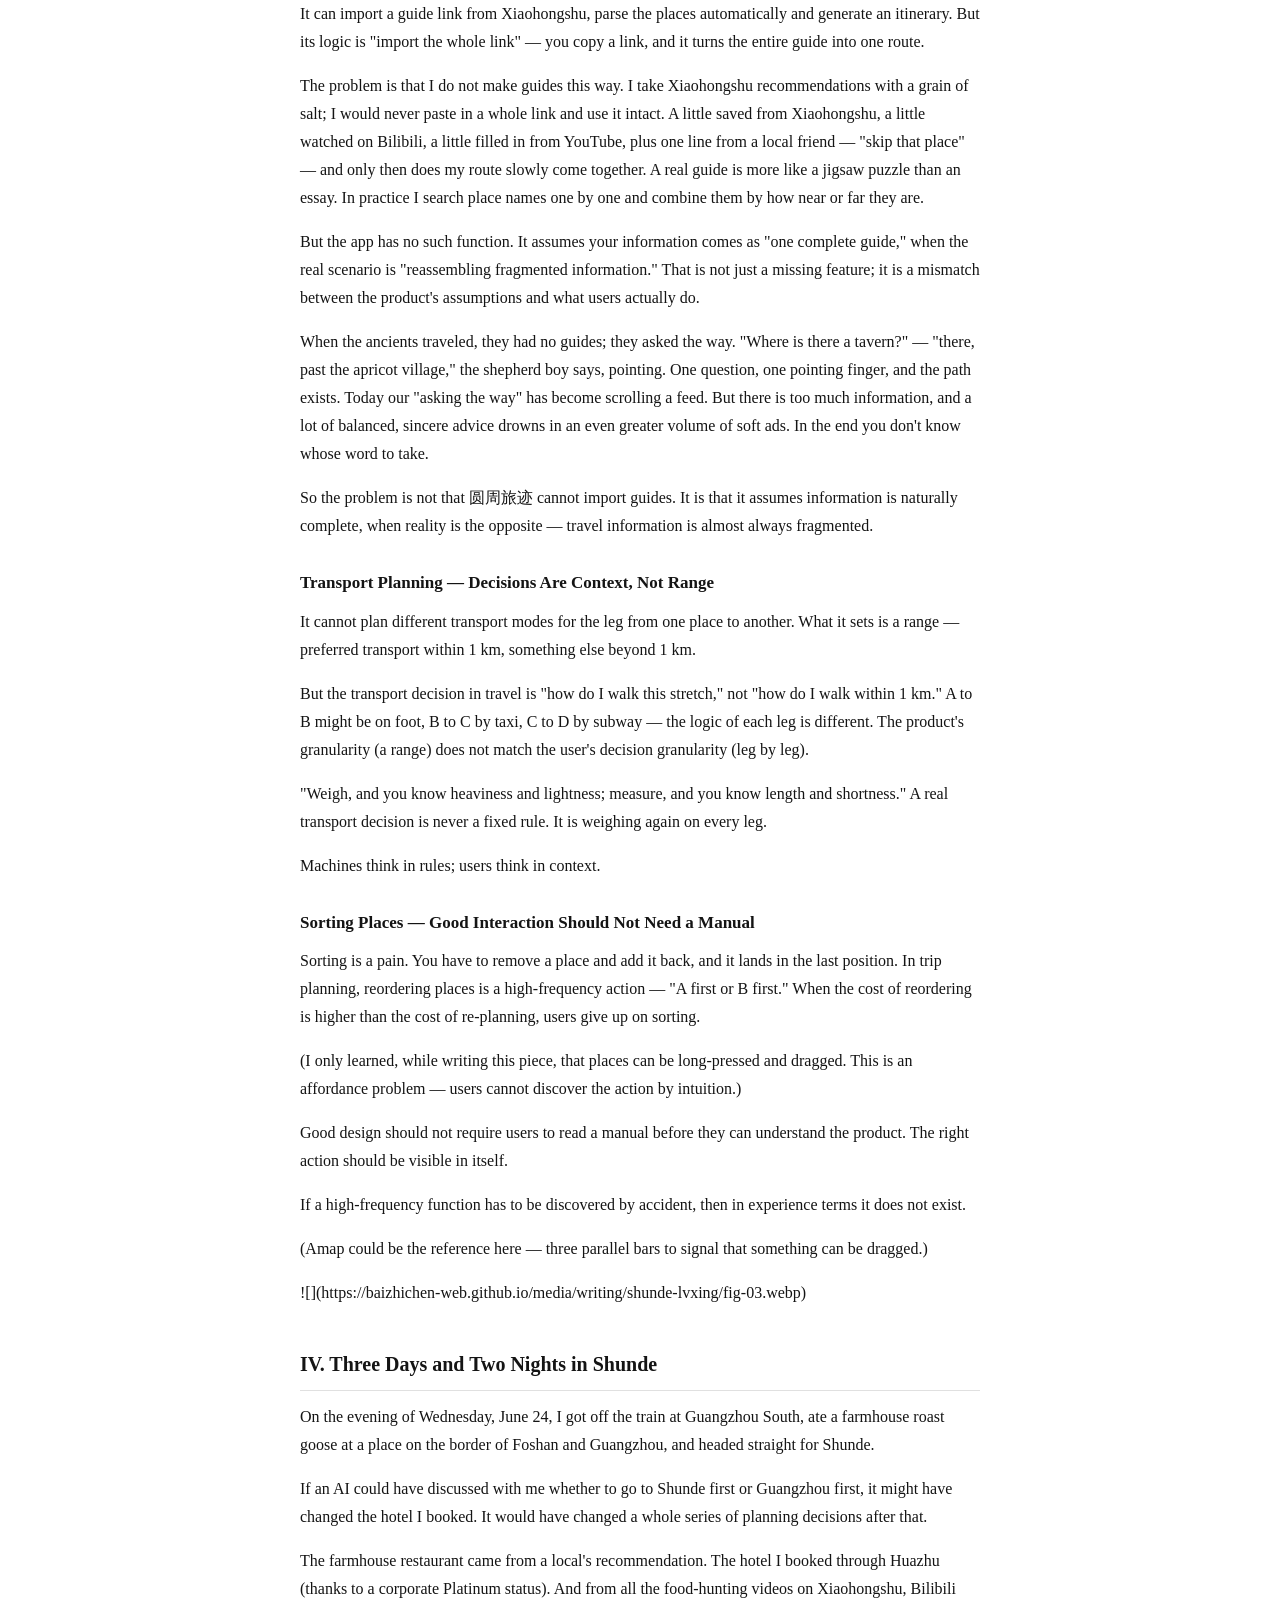
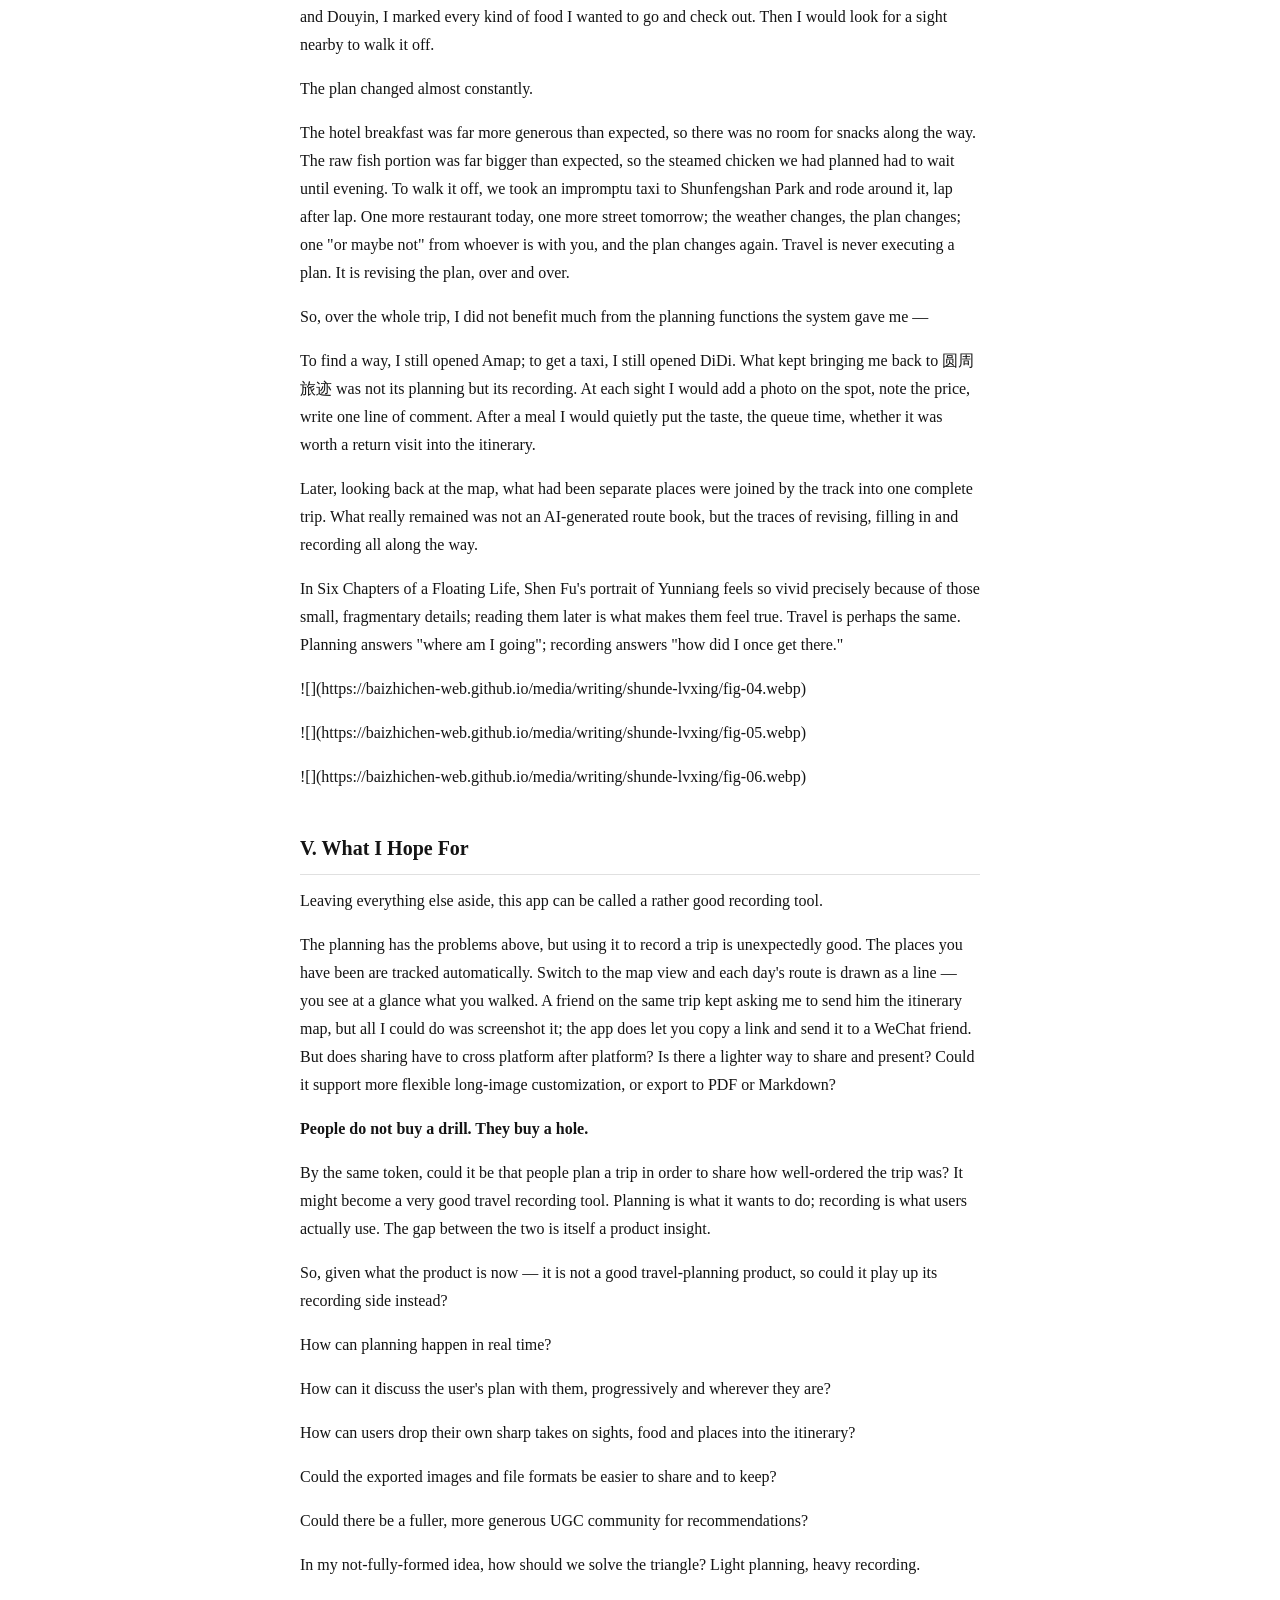
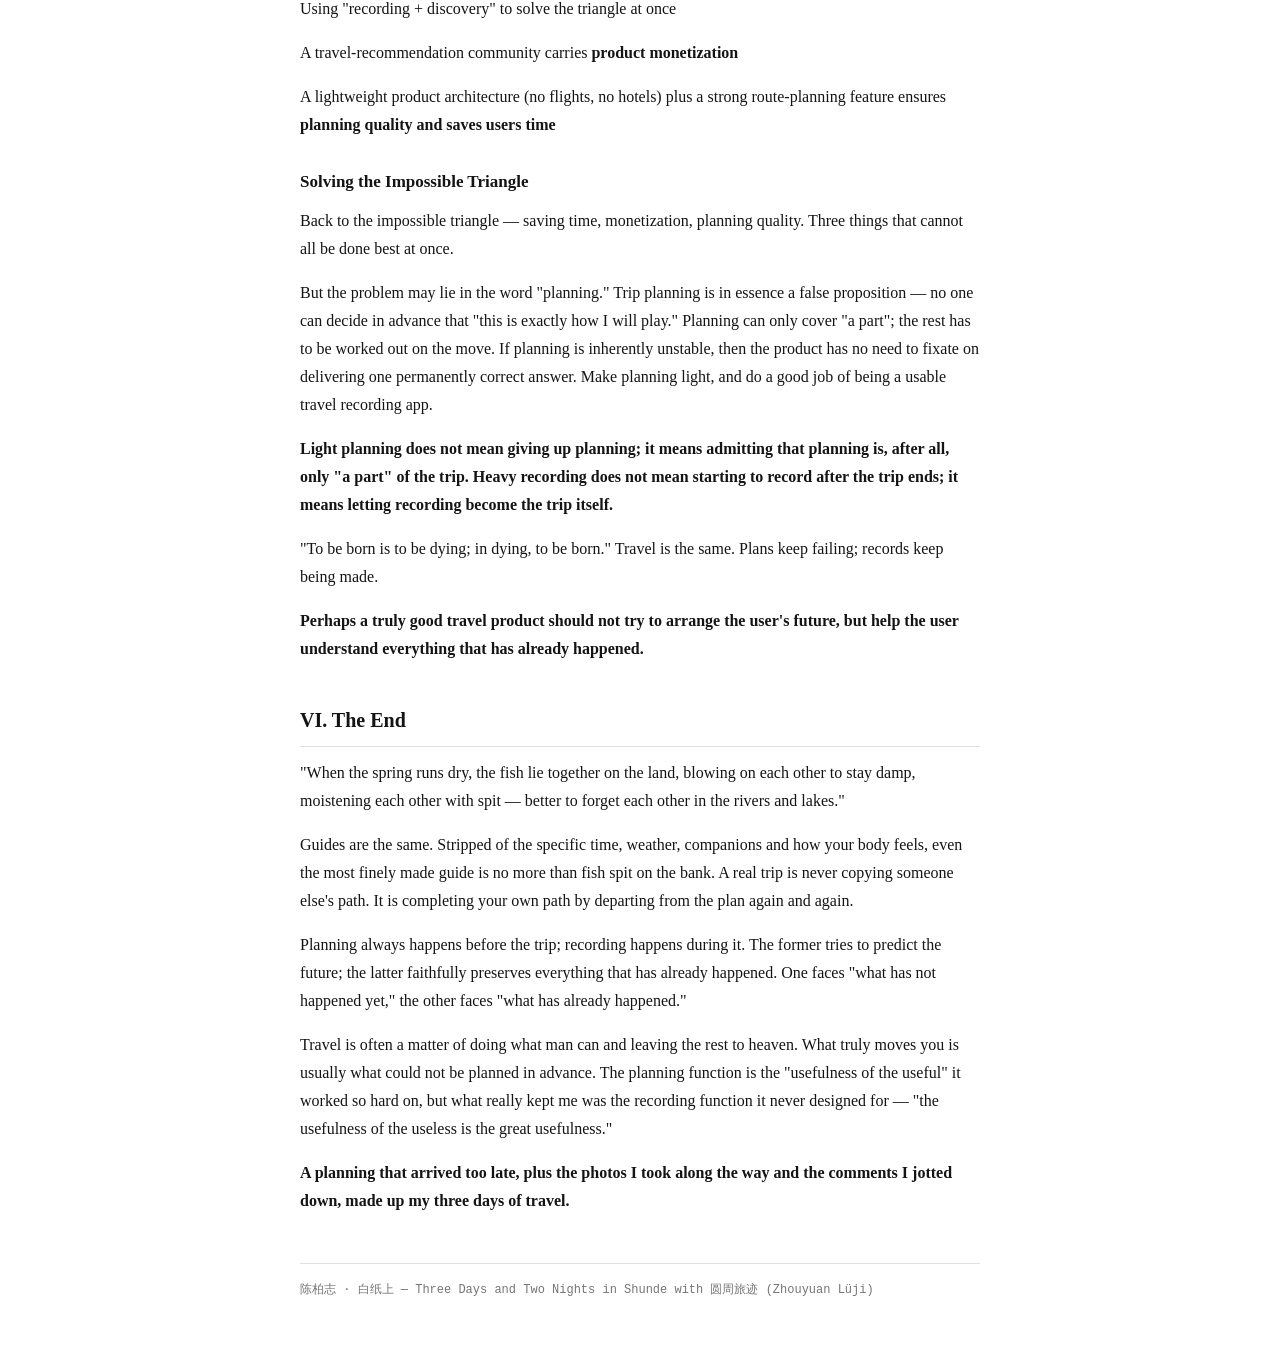
<file: writing/shunde-lvxing.en.html>
<!DOCTYPE html>
<html lang="zh">
<head>
<meta charset="UTF-8" />
<meta name="viewport" content="width=device-width, initial-scale=1.0" />
<title>Three Days and Two Nights in Shunde with 圆周旅迹 (Zhouyuan Lüji)</title>
<meta property="og:title" content="Three Days and Two Nights in Shunde with 圆周旅迹 (Zhouyuan Lüji)" />
<meta property="og:image" content="https://baizhichen-web.github.io/media/og-card.jpg" />
<meta name="twitter:card" content="summary_large_image" />
<script type="application/ld+json">{"@context":"https://schema.org","@type":"Article","headline":"Three Days and Two Nights in Shunde with 圆周旅迹 (Zhouyuan Lüji)","name":"Three Days and Two Nights in Shunde with 圆周旅迹 (Zhouyuan Lüji)","inLanguage":"zh-CN","author":{"@type":"Person","name":"陈柏志","alternateName":"白纸上","url":"https://baizhichen-web.github.io"},"isPartOf":{"@type":"WebSite","name":"陈柏志 · 个人网站","url":"https://baizhichen-web.github.io"},"url":"https://baizhichen-web.github.io/?article=shunde-lvxing","datePublished":"2026-07","abstract":"带舍友用圆周旅迹走完顺德三天两夜，把一次旅行当产品拆解——发心、定位、不可能三角与三个错位。","genre":"Travel Notes","image":"https://baizhichen-web.github.io/media/writing/shunde-lvxing/calli.webp"}</script>
<style>
  body { margin: 0; background: #ffffff; color: #141414; font-family: "Noto Serif SC","Source Han Serif SC",Georgia,"Times New Roman",serif; font-size: 16px; line-height: 1.75; }
  main { max-width: 680px; margin: 0 auto; padding: 64px 24px; }
  h1 { font-size: 28px; line-height: 1.3; margin: 0 0 8px; }
  h2 { font-size: 20px; margin: 40px 0 12px; padding-bottom: 8px; border-bottom: 1px solid #e0e0e0; }
  h3 { font-size: 17px; margin: 28px 0 10px; }
  p { margin: 0 0 16px; }
  ul, ol { margin: 0 0 16px; padding-left: 24px; }
  li { margin-bottom: 6px; }
  blockquote { margin: 0 0 16px; padding: 4px 16px; border-left: 3px solid #e0e0e0; color: #555555; }
  a { color: inherit; text-underline-offset: 4px; }
  code { font-family: ui-monospace, "JetBrains Mono", Consolas, monospace; font-size: 14px; background: #f3f3f3; padding: 1px 5px; border-radius: 3px; }
  hr { border: 0; border-top: 1px solid #e0e0e0; margin: 40px 0; }
  footer { margin-top: 48px; padding-top: 16px; border-top: 1px solid #e0e0e0; font-family: ui-monospace, Consolas, monospace; font-size: 12px; color: #757575; }
</style>
</head>
<body>
<main>
<h1>Three Days and Two Nights in Shunde with 圆周旅迹 (Zhouyuan Lüji)</h1>
<blockquote>来源：<a href="https://baizhichen-web.github.io/writing/shunde-lvxing.en.md">https://baizhichen-web.github.io/writing/shunde-lvxing.en.md</a>（本站文章的 Markdown 副本 · English edition）</blockquote>
<p>Date：2026.07 · Form：Travel Notes</p>
<p>!<a href="https://baizhichen-web.github.io/media/writing/shunde-lvxing/calli.webp">Three Days and Two Nights in Shunde with 圆周旅迹 (Zhouyuan Lüji)——封面取自「旅迹」所在局部</a></p>
<p><strong>Summary</strong> — 带舍友用圆周旅迹走完顺德三天两夜，把一次旅行当产品拆解——发心、定位、不可能三角与三个错位。</p>
<p>"Read ten thousand books, walk ten thousand miles." The ancients set walking beside reading, meaning books alone were not enough — you had to go and see for yourself. What they feared was reading too much and walking too little. Four hundred years later, with Xiaohongshu, Bilibili and Douyin, "reading ten thousand books" has become "scrolling ten thousand notes." "Knowledge is the beginning of action; action is the completion of knowledge" — and yet we have fallen into a different bind. We know too much, and no longer know how to set out.</p>
<p>How many guides saved in Xiaohongshu, how many videos stored on Bilibili, passed around in Douyin group chats, the map dotted with everywhere we want to go. We don't know how to connect those places into one route.</p>
<p>I feel this is what a travel product should really solve — what it truly sells should not be hotels, flights or tickets, but scattered information gathered into a single path you can actually set out on.</p>
<p>So when I got ready to travel to Shunde with my roommate, I gave 圆周旅迹 a serious go.</p>
<h2>I. What Kind of App Is 圆周旅迹?</h2>
<h3>First — the Original Intent</h3>
<blockquote>"A designer by training and a P-type by nature, who found no simple, usable trip-planning product on the market and decided to build one. They were bold; we plucked up our courage and followed. That is how 圆周旅迹 began — Little Circle, to be exact, a growing travel-planning app and a group of us learning how to do 圆周旅迹 well while exploring the world."</blockquote>
<blockquote>—— The 圆周旅迹 developers</blockquote>
<p>Product people like to talk about original intent. Confucian product people have their own version of it — "Stop where you should stop, and you will be settled; be settled, and you will be calm." What they stress is that intent comes first. A product's temperament lies, to a great degree, in the intent it began with.</p>
<p>As someone interested in product design, I was moved by 圆周旅迹's founding intent. As they put it, the state before every departure is resfeber — excitement and fear rushing into the body at once. Excitement because you are going somewhere new, fear because you don't know what you will meet. I wanted to melt that excitement into the fear and make my trip run like clockwork.</p>
<p>But honestly, what moved me more was the product's UI design. And its rather clever marketing on Xiaohongshu.</p>
<p>!<a href="https://baizhichen-web.github.io/media/writing/shunde-lvxing/fig-01.webp">The app's UI design (from 圆周旅迹 on Xiaohongshu)</a></p>
<p>*The app's UI design (from 圆周旅迹 on Xiaohongshu)*</p>
<p>!<a href="https://baizhichen-web.github.io/media/writing/shunde-lvxing/fig-02.webp">Playful feature planning and marketing (from 圆周旅迹 on Xiaohongshu)</a></p>
<p>*Playful feature planning and marketing (from 圆周旅迹 on Xiaohongshu)*</p>
<h3>Second — Positioning</h3>
<p>Starting from the founding intent — "a complete plan for the trip, an easy path to follow, and the surprise of the unknown" — we discussed its positioning. A product's positioning can really be broken down into a series of positionings.</p>
<p><strong>User positioning — "for whom"</strong></p>
<p>Young travelers aged 18-35 who prefer independent travel and want to plan efficiently; the "lazy travelers" who don't want to spend hours on guides; the organizers in any group trip. These people gather information from social platforms, but they don't fully trust the guides those platforms serve up.</p>
<p><strong>Scenario positioning — "where it gets used"</strong></p>
<p>The full cycle of trip planning. Inspiration gathering (copying homework from Xiaohongshu and the like), itinerary building (AI-generated routes and group collaboration), the trip itself (map navigation and on-the-fly adjustment).</p>
<p><strong>Value positioning — "what problem it solves"</strong></p>
<p>Guides scattered everywhere and hand-sorting them is slow work; no idea how to chain sights into a sensible route; high communication cost and out-of-sync information when traveling in a group; scrolling ten thousand notes and still no itinerary you can set out with.</p>
<p><strong>Competitive positioning — "why us"</strong></p>
<p>A pure planning tool — no booking, no flight or hotel sales; paste a Xiaohongshu or WeChat official-account link and it parses it into an itinerary in one tap; AI sequences stops by geography, with reliable cross-city transfers; completely free, no ads, no in-app purchases — trust built through subtraction.</p>
<p>This positioning is narrow — so narrow that its commercial path is hard to see. But it is also deep. One-tap import, automatic map routing, group collaboration — on OTA (Online Travel Agency) platforms these are side utilities; here they are the core experience.</p>
<p>In an internet industry where everyone wants to do everything, this restraint is itself a positioning skill. "The Way is lost day by day; lose and lose again, until you reach non-action." Learning means adding, day by day; getting things done usually means subtracting. A product is the same. The mark of a truly mature product is not more and more features, but an ever-clearer sense of which things should be left to others. We like to say it — <strong>not deciding what you will do, but deciding what you will not do.</strong> But for travel, is that enough?</p>
<h2>II. Third — Design</h2>
<p>Positioning answers "what should be done"; the hard part is "can it actually be done." Resfeber is the feeling of the moment the ticket is bought, while a trip runs three days, seven days, sometimes longer. The emotion fades, and what is left is a pile of small decisions. What time do we leave tomorrow? A first or B first? Taxi or subway? None of these solves itself just because the idea was good. The question is how to build it.</p>
<p>And so I have come to doubt whether trip planning is a sound product proposition at all.</p>
<h3>The Impossible Triangle</h3>
<p>What draws me most to 圆周旅迹 is that it caught a real need — how to gather up that pile of trivial decisions before a trip. Getting that right is genuinely satisfying.</p>
<p>The trouble is, the moment a product tries to solve this, it almost inevitably faces three goals that pull against each other.</p>
<p>First, save users time.</p>
<p>Second, make the planning genuinely useful.</p>
<p>Third, keep the product alive.</p>
<p><strong>But these three things cannot all be done best at once. Pick two, and the third gets discounted. This is the product's "impossible triangle."</strong></p>
<p>If you want users to generate a route book in one minute, you have to lean on existing data. If you want that route book to truly fit each person, you have to invest in a lot of interaction and let users keep correcting their preferences. And if you also want the product to be free, its ability to monetize is necessarily limited.</p>
<p><strong>Angle one — personalization vs monetization</strong></p>
<p>What is most compelling about travel is the personalized experience, not the standardized check-in at the hot spots. It is also why we increasingly hate the interchangeable guides on Xiaohongshu, with soft ads mixed in.</p>
<p>The biggest selling point of AI trip planning is "smart" recommendations. The actual experience is usually disappointing. Whether it is Dongshan Island or Xiamen, an AI-generated itinerary is nothing but influencer sights plus popular restaurants. It draws on marketing-flavored UGC from Xiaohongshu or Mafengwo, and what it recommends is highly interchangeable.</p>
<p>Polanyi said, "We can know more than we can tell." Travel is exactly like that. What a person loves or hates about a city comes largely from tacit knowledge that cannot be datafied — the smell of an alley kitchen, a teahouse at forty-five percent of menu price, the cross-breeze under the arcades. These experiences are what travel is made of, yet they can hardly become input for an AI.</p>
<p>I can believe AI has excellent logical reasoning. I will never believe it has excellent perception. Even a multimodal model — it has eyes, a mouth and ears, but no nose and no sense of touch. It will never know how to feel and experience the beauty you stumble into by accident while traveling.</p>
<p>What users really need is a distinctive experience; what AI can offer is the average of the masses — the "what most people would choose" computed out of big data.</p>
<p>Behind this sits a deadlock. A travel product cannot serve only the niche, because the niche is too hard to monetize. Influencer check-in spots get recommended again and again precisely because they bring commercial return. Free campsites, authentic hole-in-the-wall diners — how do you monetize recommending those? Without monetization the platform cannot survive. Charge users? Most travelers are already used to free.</p>
<p>The more personalized the planning, the harder it is to profit; the more standardized the planning, the less good users find it.</p>
<p><strong>Angle two — planning complexity vs technical limits</strong></p>
<p>What tempted me most was the AI planning feature.</p>
<p>Faced with a messy map after importing the places, how were we supposed to plan? I saw its AI planning and thought, naively, that it would lay out a route with good reasons — by my preferences, maybe, or by how easy the transport was.</p>
<p>People who build AI products all hope that AI can pull "what should be done" and "what should be visited" out of the flood of context — calendars, interests, bookmarks — and summarize and "intelligently" analyze them. That is one direction for AI.</p>
<p>But the plan it produced was entirely outside my imagination. It gave me three or four places a day, neatly split into morning, noon and evening. It had no idea I can eat three stops in a single midday, that I can finish Qinghui Garden and then head straight for Jinbang Street.</p>
<p>A day might cover seven or eight places; it can only auto-plan four or five.</p>
<p>"The man of Zheng who bought his shoes" — he trusted the ruler and not his own feet. Later generations treated it as a joke. Looking at it now, is AI trip planning not another man of Zheng buying shoes? It trusts the map, it trusts distance, and it never once asked what I wanted.</p>
<p>This is not a missing feature but a technical limit. What AI does today is mainly long-haul planning from origin to destination, while the real high-frequency need happens inside the destination, from sight to sight. The transport mode, time and route behind that are mostly a matter of calling map information, which is not technically hard. The hard part is how platform interests are divided — between OTA platforms and mobility platforms, who is entitled to present that answer.</p>
<p>Ideally, an agent could handle payment-involving decisions for the user automatically — booking flights, lodging, tickets. But these costs vary wildly, and in an environment full of instability and ambiguity, how does the agent find the optimal answer for the user? How do you define the agent's decision boundary and keep it from overstepping? These are the core difficulties of travel AI products, and almost no product has solved them well.</p>
<p>At a deeper level, users themselves do not fully know their own preferences. An unstable input cannot produce a stable output. So progressive interaction between AI and user information matters enormously — travel preferences and intent need to be designed as something that can be generated, revised and rejected. But on the market today, I have not seen a single AI travel product put its design weight here.</p>
<p>Whoever you are, it is hard to decide before departure that "this is exactly how I will play." Trip planning is, in essence, a false proposition — no one can lock down the whole itinerary in advance.</p>
<p>Planning usually means planning "a part" in advance and leaving the rest to be worked out on the road. How big that part should be, how much white space to leave, how to respond to change — the current product has no good answer for any of it.</p>
<p>Real travel decisions also happen segment by segment. Walk or taxi from A to B; change the plan going from B to C; switch the route when the weather turns. These are not solved by a single AI generation. AI in a product needs a closed loop of plan, execute, adjust — but current technology and product design can hardly deliver "faster, better, cheaper" all at once.</p>
<p>The core contradiction here — human decisions are non-linear, incremental, shaped by the mood and surroundings of the day. A real trip is always revising the plan. The weather changes, the route changes; one meal too many, the plan changes; you happen on a small shop, the plan changes again. A fixed route book is linear, one-off, locked in advance. What is needed is a route book with room to maneuver, flexible — and that kind of always-responsive function is, I think, something AI is good at. It just has not been brought out yet.</p>
<p><strong>Angle three — shameless profit</strong></p>
<p>If travel is inherently full of change, then the most stable thing is the transaction.</p>
<p>Hotels have to be booked, flights bought, tickets paid for. These are all certain needs.</p>
<p>So OTAs naturally have a bigger advantage than any independent trip-planning tool. They hold the users, they hold the merchants, and they hold the transaction itself. AI planning is just one more entry point on the transaction chain.</p>
<p>圆周旅迹 chose a different road.</p>
<p>It gave up hotels, flights and ads, and put nearly all its effort into planning itself — guide import, map routing, group collaboration, free to use. That is a very restrained positioning.</p>
<p>Users keep reminding the team in App Store reviews — "no ads, no in-app purchases, keep it the way it is."</p>
<p>The thing is, every restraint has a price. 圆周旅迹 chose simplicity and it chose free; so it has to accept one more thing — planning depth can hardly reach "smart" in any real sense.</p>
<p>Perhaps this is not 圆周旅迹's problem. It is travel's problem.</p>
<h2>III. Three Mismatches</h2>
<p>There are a few other functional problems.</p>
<h3>Guide Import — Always a Patchwork</h3>
<p>It can import a guide link from Xiaohongshu, parse the places automatically and generate an itinerary. But its logic is "import the whole link" — you copy a link, and it turns the entire guide into one route.</p>
<p>The problem is that I do not make guides this way. I take Xiaohongshu recommendations with a grain of salt; I would never paste in a whole link and use it intact. A little saved from Xiaohongshu, a little watched on Bilibili, a little filled in from YouTube, plus one line from a local friend — "skip that place" — and only then does my route slowly come together. A real guide is more like a jigsaw puzzle than an essay. In practice I search place names one by one and combine them by how near or far they are.</p>
<p>But the app has no such function. It assumes your information comes as "one complete guide," when the real scenario is "reassembling fragmented information." That is not just a missing feature; it is a mismatch between the product's assumptions and what users actually do.</p>
<p>When the ancients traveled, they had no guides; they asked the way. "Where is there a tavern?" — "there, past the apricot village," the shepherd boy says, pointing. One question, one pointing finger, and the path exists. Today our "asking the way" has become scrolling a feed. But there is too much information, and a lot of balanced, sincere advice drowns in an even greater volume of soft ads. In the end you don't know whose word to take.</p>
<p>So the problem is not that 圆周旅迹 cannot import guides. It is that it assumes information is naturally complete, when reality is the opposite — travel information is almost always fragmented.</p>
<h3>Transport Planning — Decisions Are Context, Not Range</h3>
<p>It cannot plan different transport modes for the leg from one place to another. What it sets is a range — preferred transport within 1 km, something else beyond 1 km.</p>
<p>But the transport decision in travel is "how do I walk this stretch," not "how do I walk within 1 km." A to B might be on foot, B to C by taxi, C to D by subway — the logic of each leg is different. The product's granularity (a range) does not match the user's decision granularity (leg by leg).</p>
<p>"Weigh, and you know heaviness and lightness; measure, and you know length and shortness." A real transport decision is never a fixed rule. It is weighing again on every leg.</p>
<p>Machines think in rules; users think in context.</p>
<h3>Sorting Places — Good Interaction Should Not Need a Manual</h3>
<p>Sorting is a pain. You have to remove a place and add it back, and it lands in the last position. In trip planning, reordering places is a high-frequency action — "A first or B first." When the cost of reordering is higher than the cost of re-planning, users give up on sorting.</p>
<p>(I only learned, while writing this piece, that places can be long-pressed and dragged. This is an affordance problem — users cannot discover the action by intuition.)</p>
<p>Good design should not require users to read a manual before they can understand the product. The right action should be visible in itself.</p>
<p>If a high-frequency function has to be discovered by accident, then in experience terms it does not exist.</p>
<p>(Amap could be the reference here — three parallel bars to signal that something can be dragged.)</p>
<p>![](https://baizhichen-web.github.io/media/writing/shunde-lvxing/fig-03.webp)</p>
<h2>IV. Three Days and Two Nights in Shunde</h2>
<p>On the evening of Wednesday, June 24, I got off the train at Guangzhou South, ate a farmhouse roast goose at a place on the border of Foshan and Guangzhou, and headed straight for Shunde.</p>
<p>If an AI could have discussed with me whether to go to Shunde first or Guangzhou first, it might have changed the hotel I booked. It would have changed a whole series of planning decisions after that.</p>
<p>The farmhouse restaurant came from a local's recommendation. The hotel I booked through Huazhu (thanks to a corporate Platinum status). And from all the food-hunting videos on Xiaohongshu, Bilibili and Douyin, I marked every kind of food I wanted to go and check out. Then I would look for a sight nearby to walk it off.</p>
<p>The plan changed almost constantly.</p>
<p>The hotel breakfast was far more generous than expected, so there was no room for snacks along the way. The raw fish portion was far bigger than expected, so the steamed chicken we had planned had to wait until evening. To walk it off, we took an impromptu taxi to Shunfengshan Park and rode around it, lap after lap. One more restaurant today, one more street tomorrow; the weather changes, the plan changes; one "or maybe not" from whoever is with you, and the plan changes again. Travel is never executing a plan. It is revising the plan, over and over.</p>
<p>So, over the whole trip, I did not benefit much from the planning functions the system gave me —</p>
<p>To find a way, I still opened Amap; to get a taxi, I still opened DiDi. What kept bringing me back to 圆周旅迹 was not its planning but its recording. At each sight I would add a photo on the spot, note the price, write one line of comment. After a meal I would quietly put the taste, the queue time, whether it was worth a return visit into the itinerary.</p>
<p>Later, looking back at the map, what had been separate places were joined by the track into one complete trip. What really remained was not an AI-generated route book, but the traces of revising, filling in and recording all along the way.</p>
<p>In Six Chapters of a Floating Life, Shen Fu's portrait of Yunniang feels so vivid precisely because of those small, fragmentary details; reading them later is what makes them feel true. Travel is perhaps the same. Planning answers "where am I going"; recording answers "how did I once get there."</p>
<p>![](https://baizhichen-web.github.io/media/writing/shunde-lvxing/fig-04.webp)</p>
<p>![](https://baizhichen-web.github.io/media/writing/shunde-lvxing/fig-05.webp)</p>
<p>![](https://baizhichen-web.github.io/media/writing/shunde-lvxing/fig-06.webp)</p>
<h2>V. What I Hope For</h2>
<p>Leaving everything else aside, this app can be called a rather good recording tool.</p>
<p>The planning has the problems above, but using it to record a trip is unexpectedly good. The places you have been are tracked automatically. Switch to the map view and each day's route is drawn as a line — you see at a glance what you walked. A friend on the same trip kept asking me to send him the itinerary map, but all I could do was screenshot it; the app does let you copy a link and send it to a WeChat friend. But does sharing have to cross platform after platform? Is there a lighter way to share and present? Could it support more flexible long-image customization, or export to PDF or Markdown?</p>
<p><strong>People do not buy a drill. They buy a hole.</strong></p>
<p>By the same token, could it be that people plan a trip in order to share how well-ordered the trip was? It might become a very good travel recording tool. Planning is what it wants to do; recording is what users actually use. The gap between the two is itself a product insight.</p>
<p>So, given what the product is now — it is not a good travel-planning product, so could it play up its recording side instead?</p>
<p>How can planning happen in real time?</p>
<p>How can it discuss the user's plan with them, progressively and wherever they are?</p>
<p>How can users drop their own sharp takes on sights, food and places into the itinerary?</p>
<p>Could the exported images and file formats be easier to share and to keep?</p>
<p>Could there be a fuller, more generous UGC community for recommendations?</p>
<p>In my not-fully-formed idea, how should we solve the triangle? Light planning, heavy recording.</p>
<p>Using "recording + discovery" to solve the triangle at once</p>
<p>A travel-recommendation community carries <strong>product monetization</strong></p>
<p>A lightweight product architecture (no flights, no hotels) plus a strong route-planning feature ensures <strong>planning quality and saves users time</strong></p>
<h3>Solving the Impossible Triangle</h3>
<p>Back to the impossible triangle — saving time, monetization, planning quality. Three things that cannot all be done best at once.</p>
<p>But the problem may lie in the word "planning." Trip planning is in essence a false proposition — no one can decide in advance that "this is exactly how I will play." Planning can only cover "a part"; the rest has to be worked out on the move. If planning is inherently unstable, then the product has no need to fixate on delivering one permanently correct answer. Make planning light, and do a good job of being a usable travel recording app.</p>
<p><strong>Light planning does not mean giving up planning; it means admitting that planning is, after all, only "a part" of the trip. Heavy recording does not mean starting to record after the trip ends; it means letting recording become the trip itself.</strong></p>
<p>"To be born is to be dying; in dying, to be born." Travel is the same. Plans keep failing; records keep being made.</p>
<p><strong>Perhaps a truly good travel product should not try to arrange the user's future, but help the user understand everything that has already happened.</strong></p>
<h2>VI. The End</h2>
<p>"When the spring runs dry, the fish lie together on the land, blowing on each other to stay damp, moistening each other with spit — better to forget each other in the rivers and lakes."</p>
<p>Guides are the same. Stripped of the specific time, weather, companions and how your body feels, even the most finely made guide is no more than fish spit on the bank. A real trip is never copying someone else's path. It is completing your own path by departing from the plan again and again.</p>
<p>Planning always happens before the trip; recording happens during it. The former tries to predict the future; the latter faithfully preserves everything that has already happened. One faces "what has not happened yet," the other faces "what has already happened."</p>
<p>Travel is often a matter of doing what man can and leaving the rest to heaven. What truly moves you is usually what could not be planned in advance. The planning function is the "usefulness of the useful" it worked so hard on, but what really kept me was the recording function it never designed for — "the usefulness of the useless is the great usefulness."</p>
<p><strong>A planning that arrived too late, plus the photos I took along the way and the comments I jotted down, made up my three days of travel.</strong></p>
<footer>陈柏志 · 白纸上 — Three Days and Two Nights in Shunde with 圆周旅迹 (Zhouyuan Lüji)</footer>
</main>
</body>
</html>
</file>
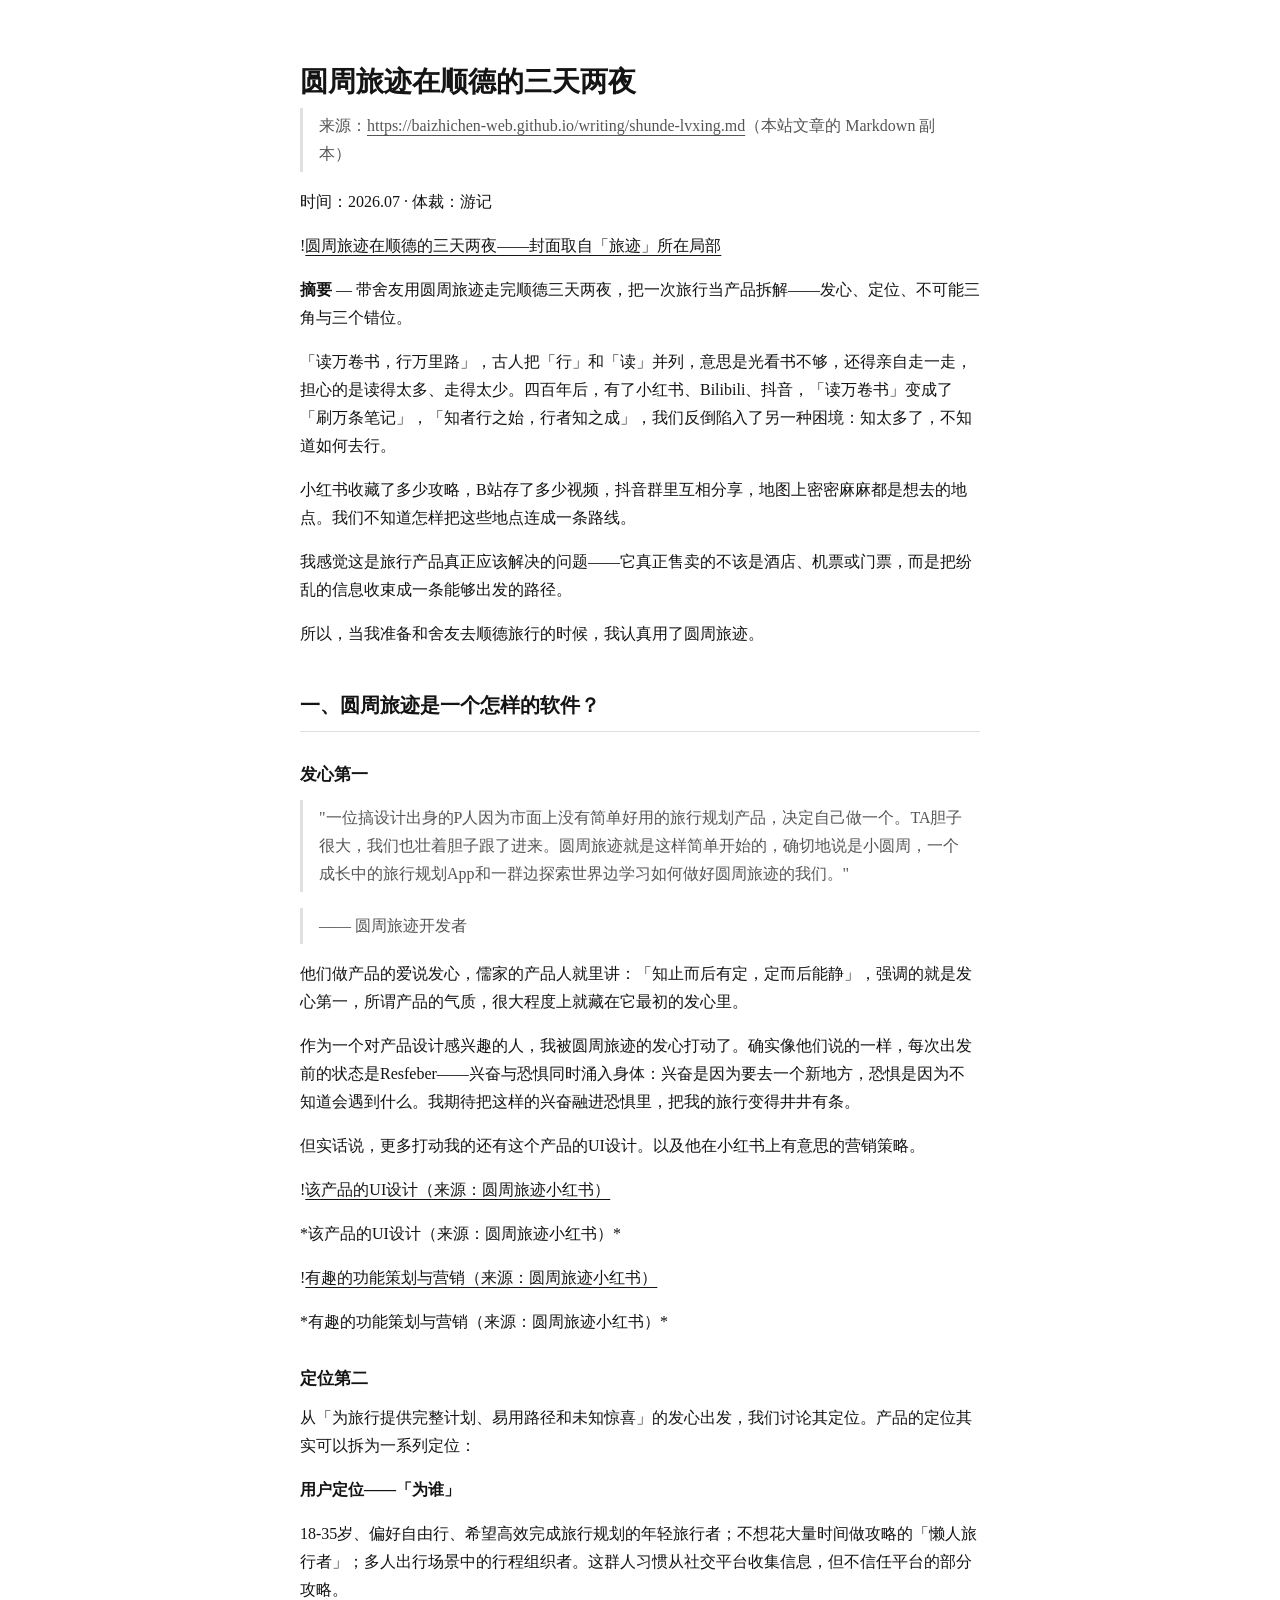
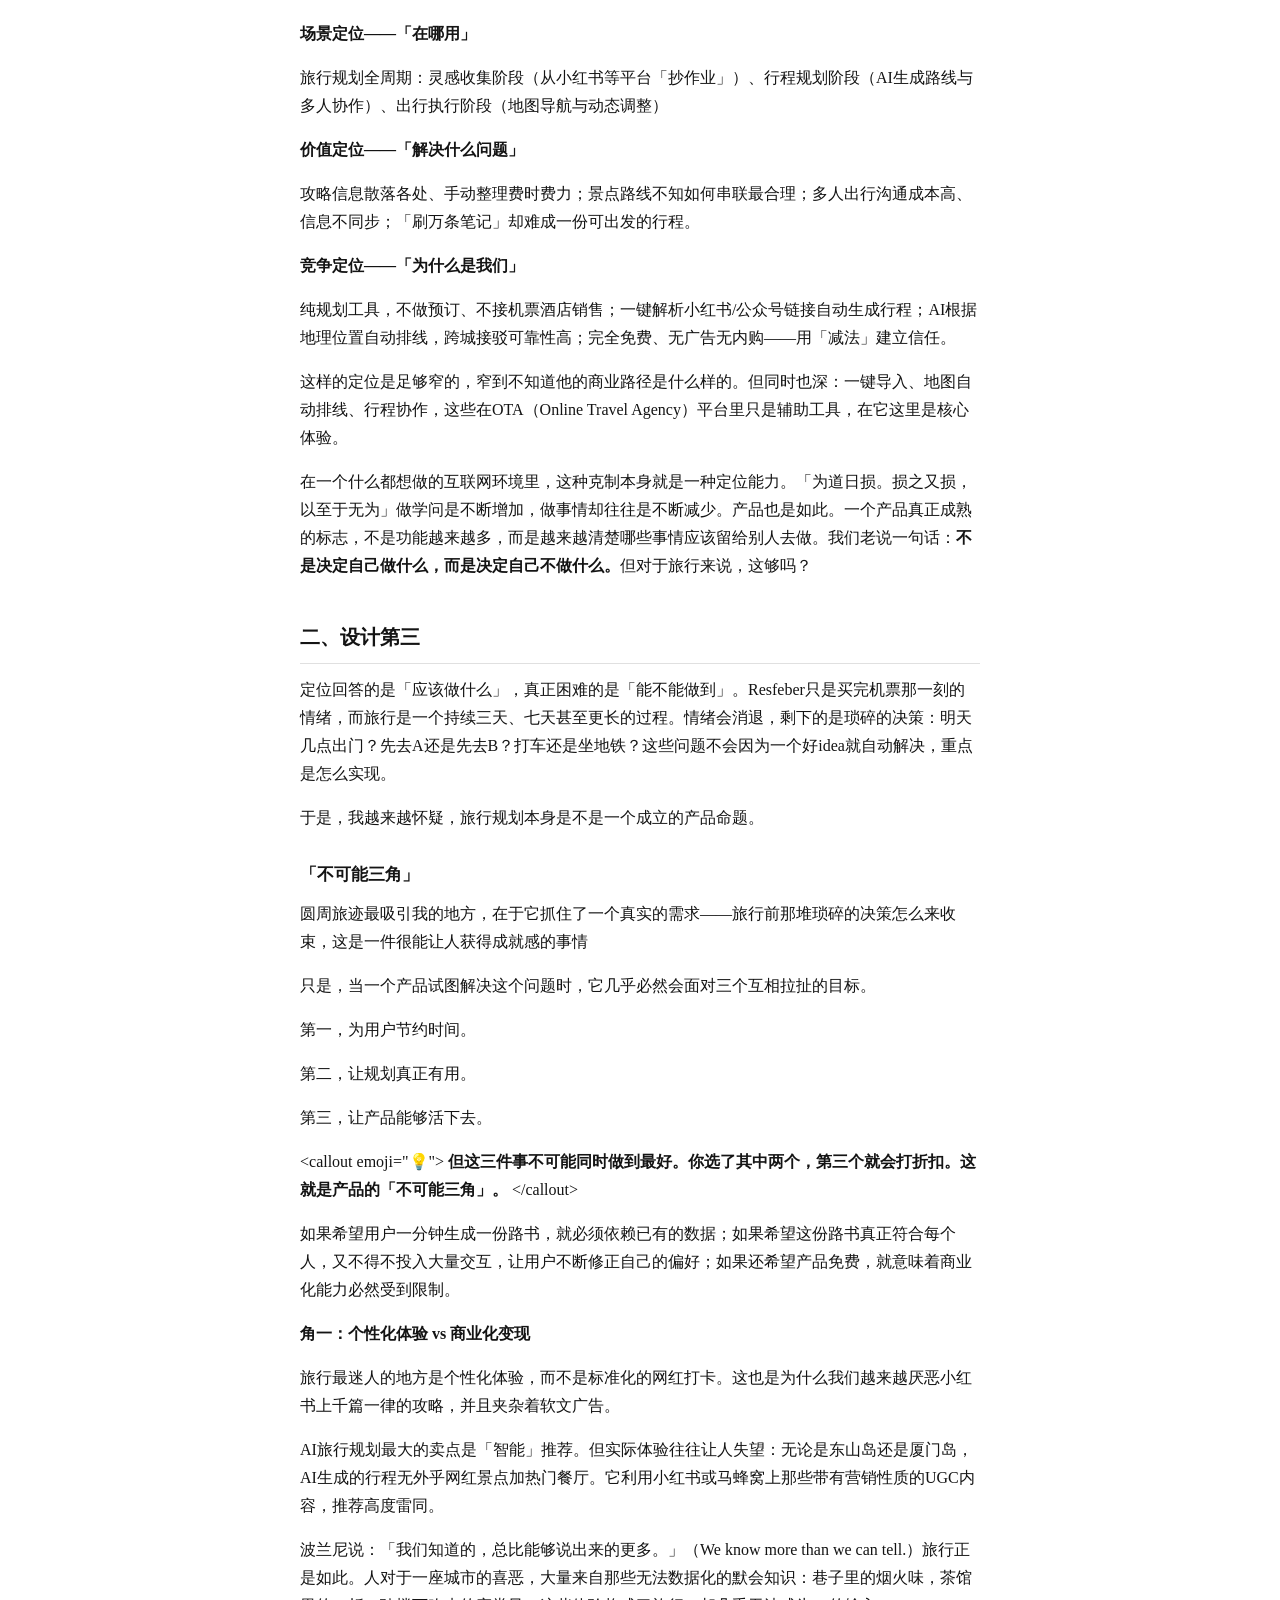
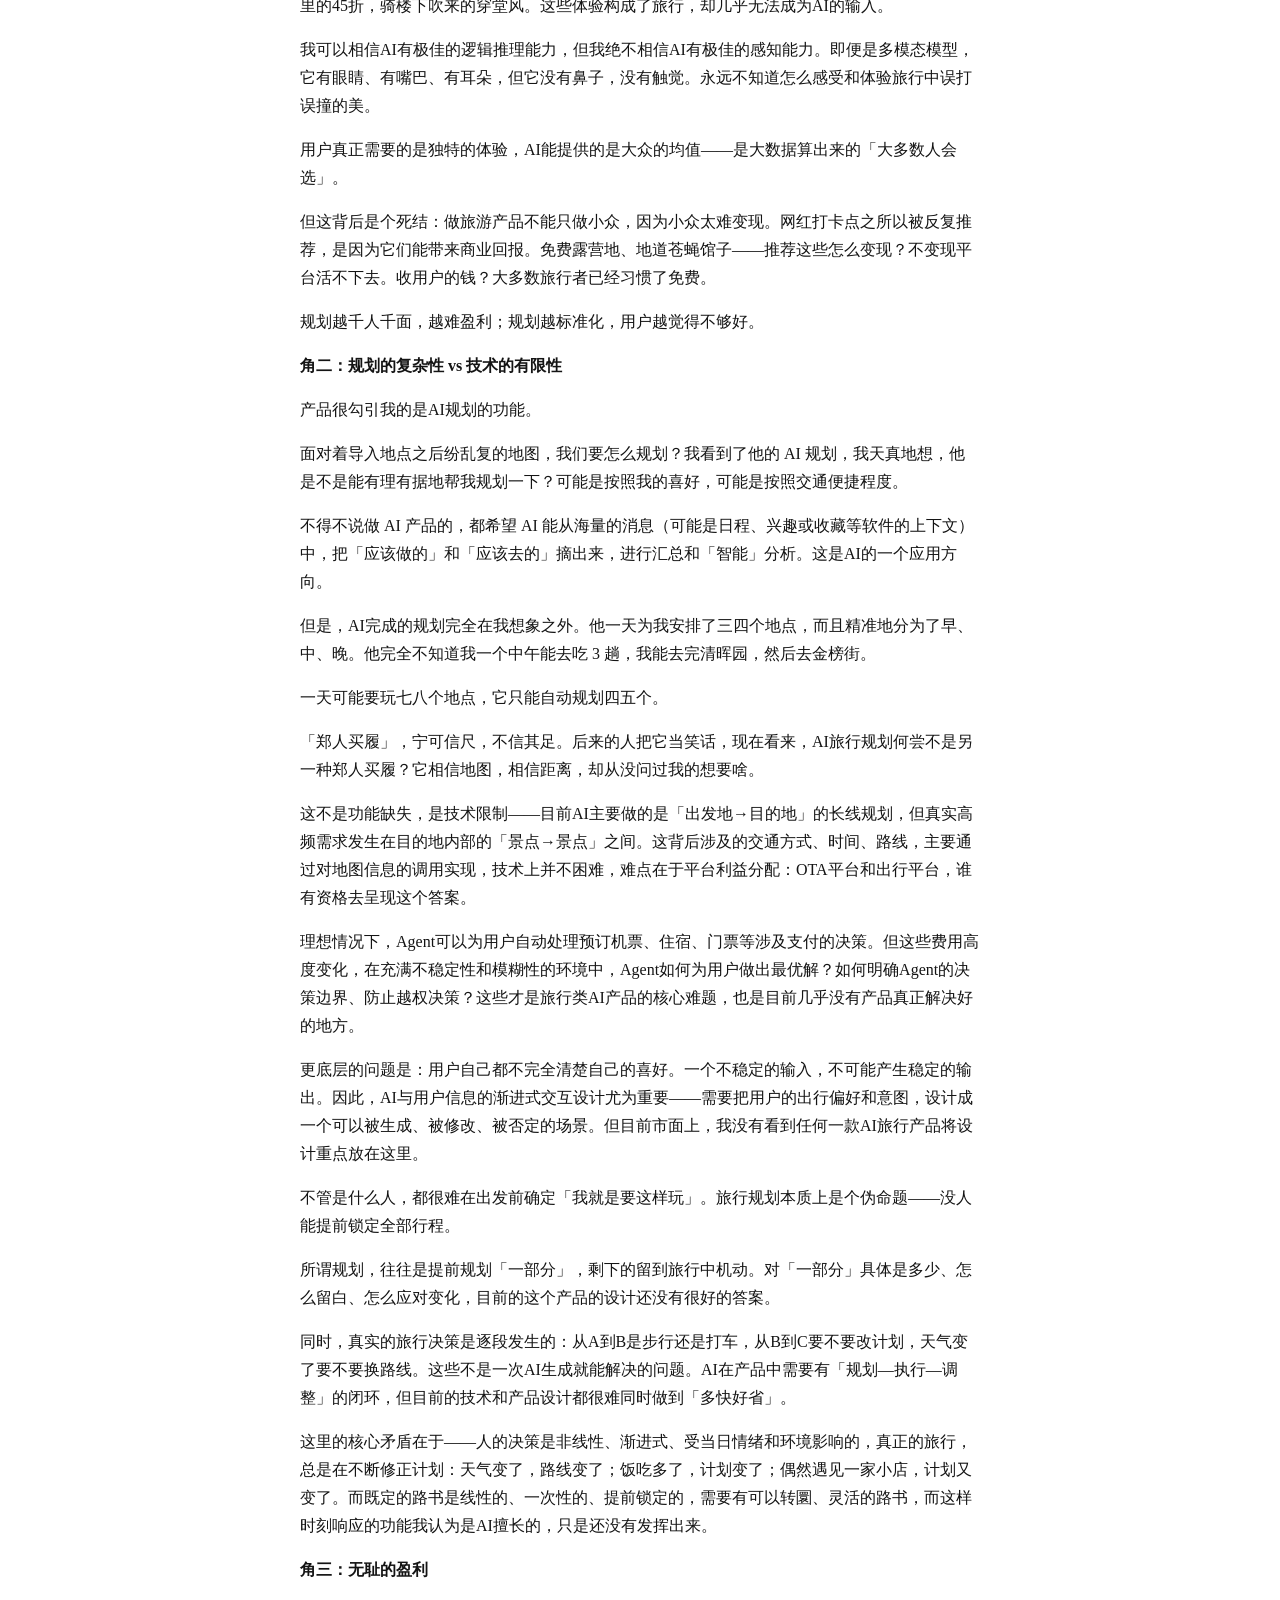
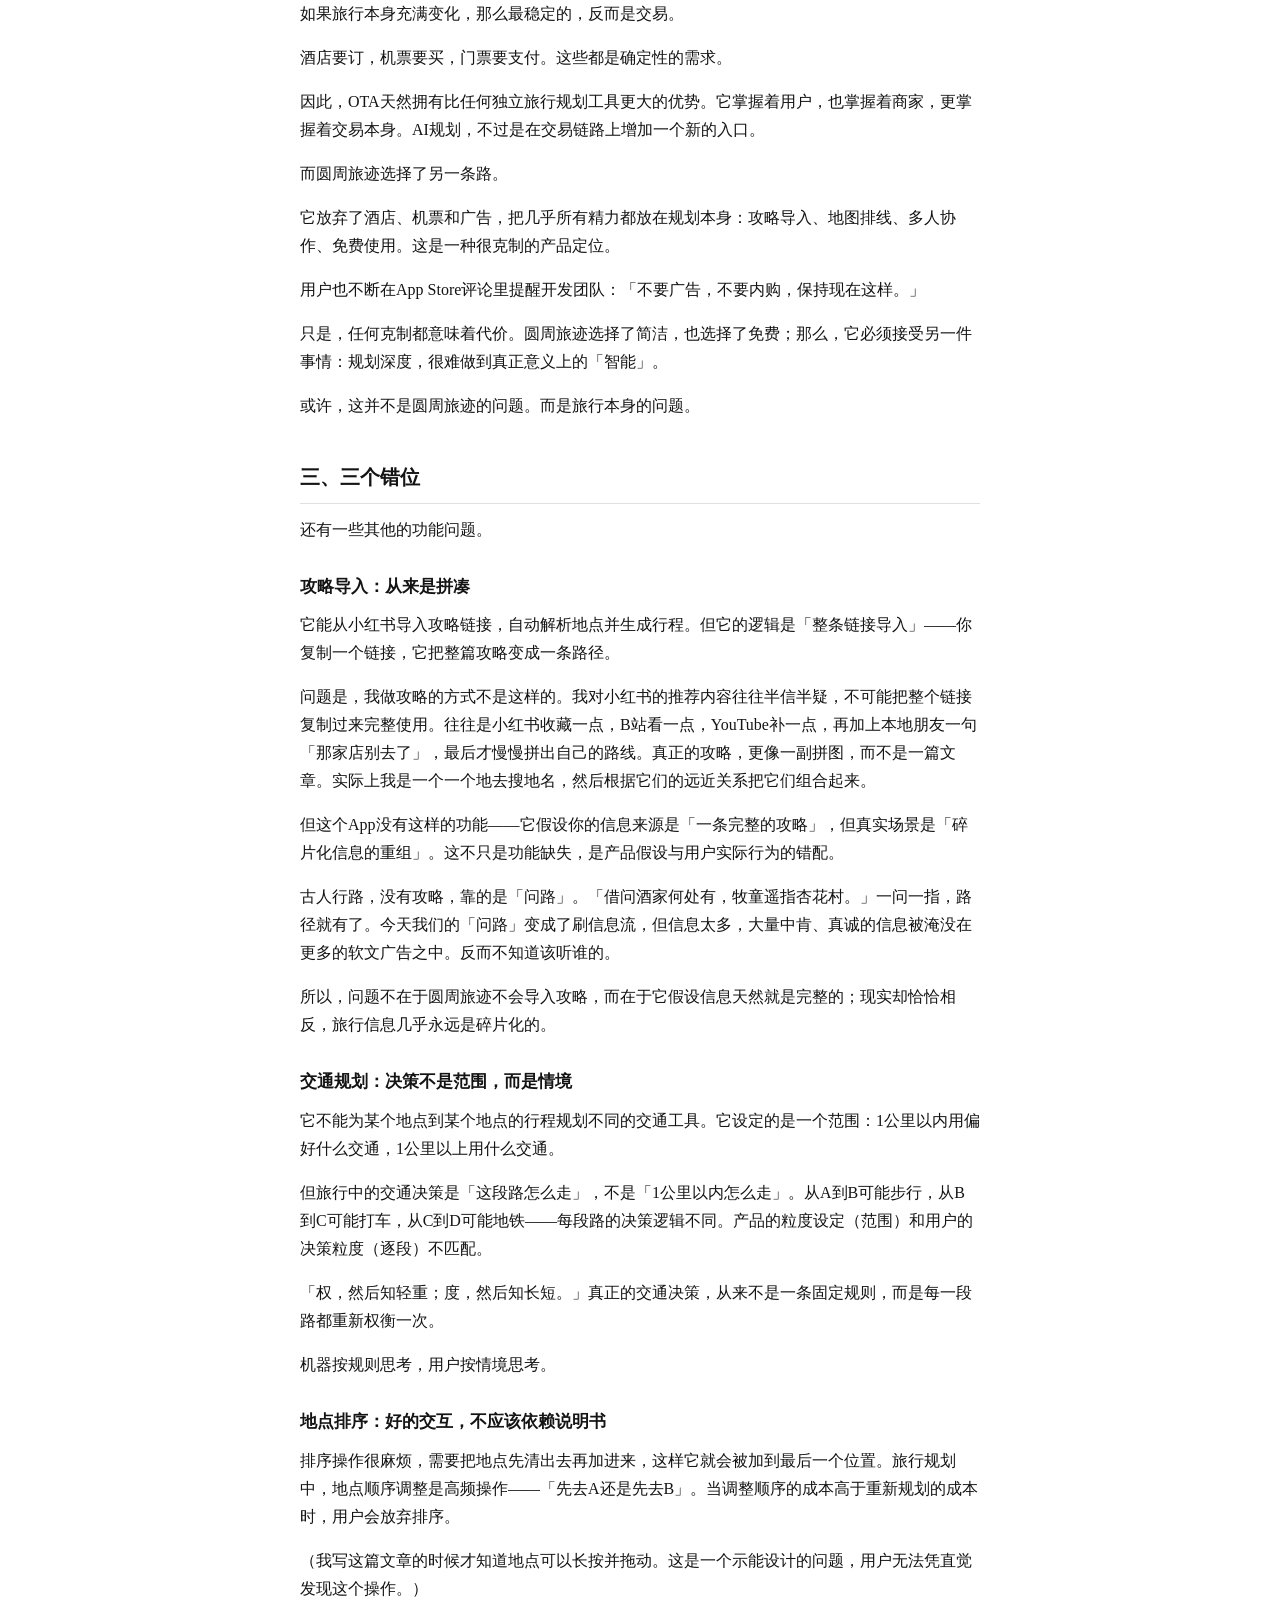
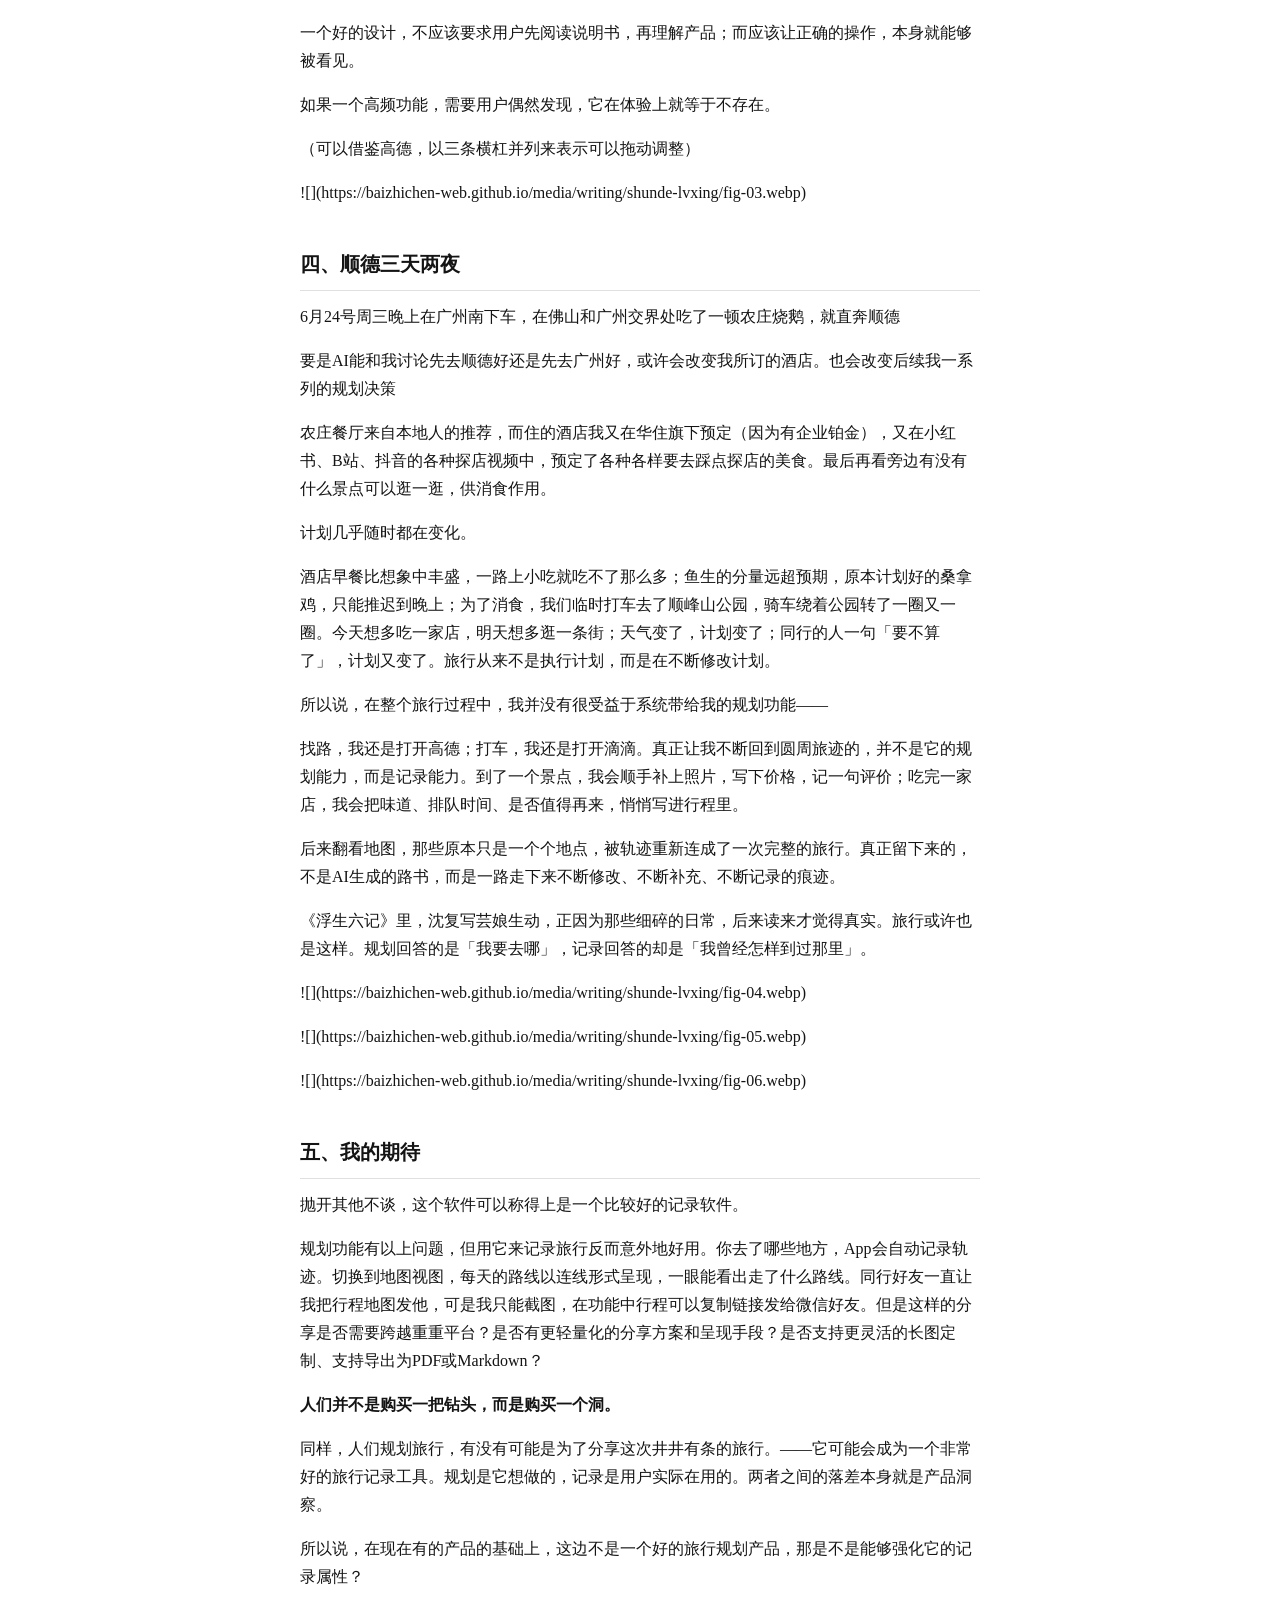
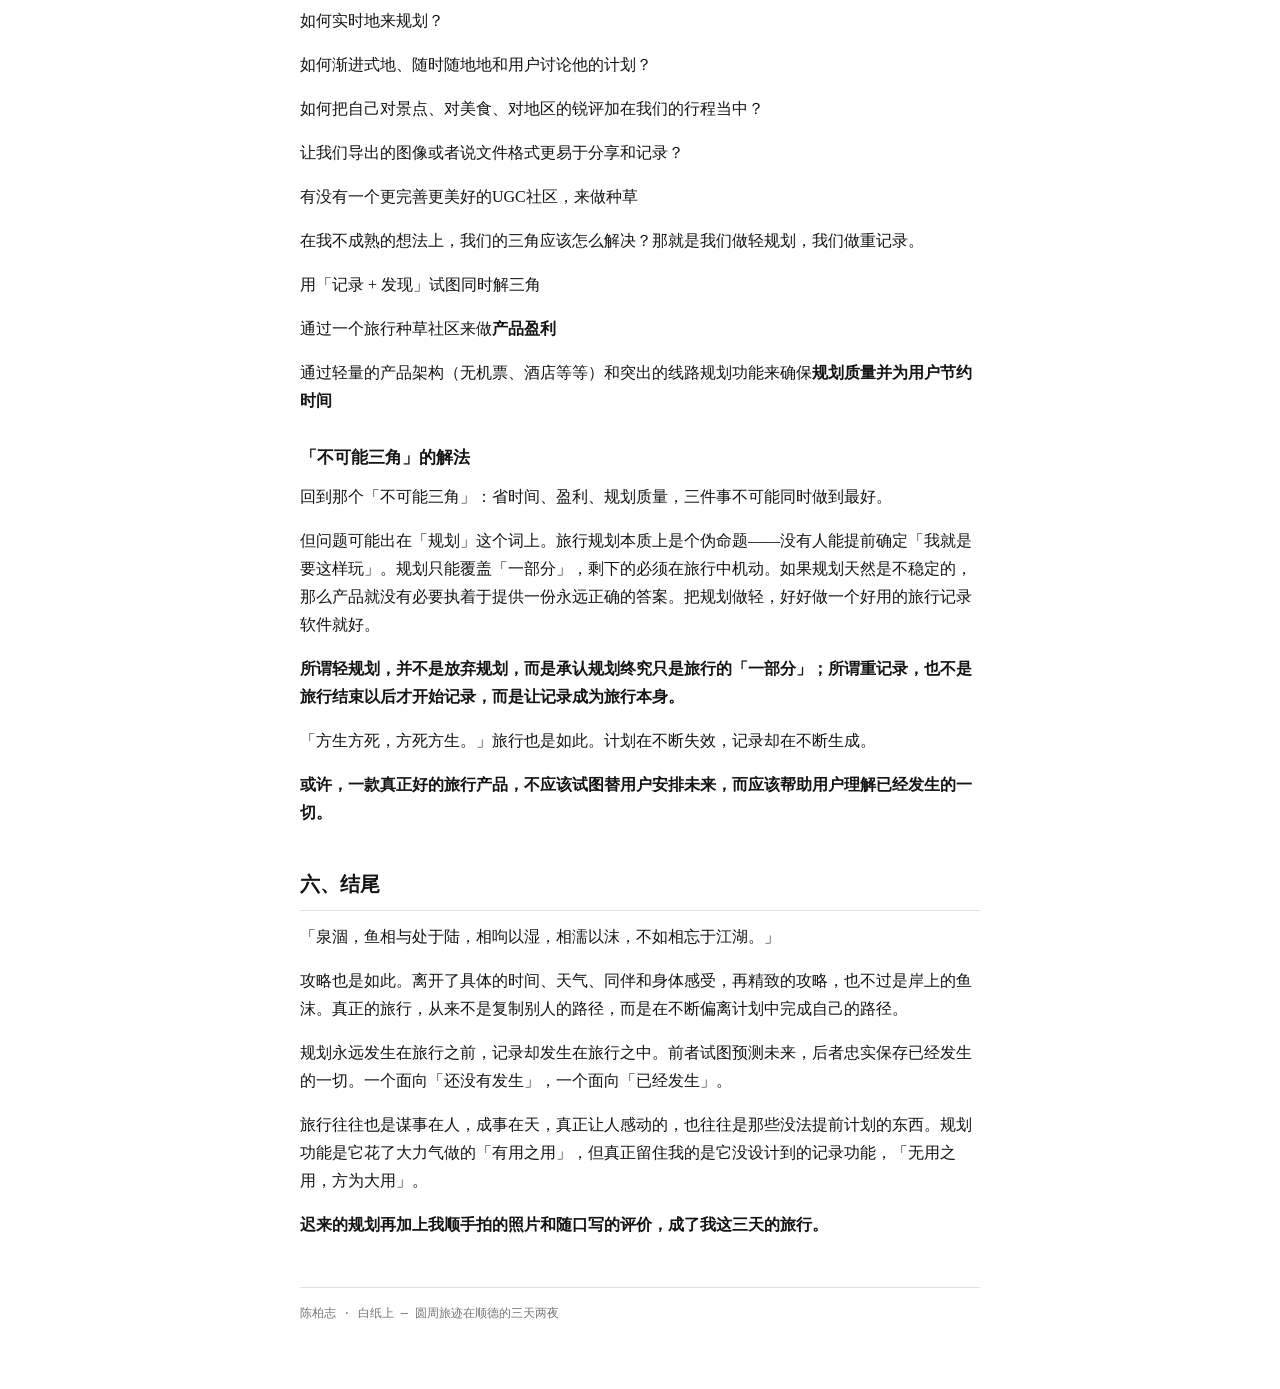
<file: writing/shunde-lvxing.html>
<!DOCTYPE html>
<html lang="zh">
<head>
<meta charset="UTF-8" />
<meta name="viewport" content="width=device-width, initial-scale=1.0" />
<title>圆周旅迹在顺德的三天两夜</title>
<meta property="og:title" content="圆周旅迹在顺德的三天两夜" />
<meta property="og:image" content="https://baizhichen-web.github.io/media/og-card.jpg" />
<meta name="twitter:card" content="summary_large_image" />
<script type="application/ld+json">{"@context":"https://schema.org","@type":"Article","headline":"圆周旅迹在顺德的三天两夜","name":"圆周旅迹在顺德的三天两夜","inLanguage":"zh-CN","author":{"@type":"Person","name":"陈柏志","alternateName":"白纸上","url":"https://baizhichen-web.github.io"},"isPartOf":{"@type":"WebSite","name":"陈柏志 · 个人网站","url":"https://baizhichen-web.github.io"},"url":"https://baizhichen-web.github.io/?article=shunde-lvxing","datePublished":"2026-07","abstract":"带舍友用圆周旅迹走完顺德三天两夜，把一次旅行当产品拆解——发心、定位、不可能三角与三个错位。","genre":"游记","image":"https://baizhichen-web.github.io/media/writing/shunde-lvxing/calli.webp"}</script>
<style>
  body { margin: 0; background: #ffffff; color: #141414; font-family: "Noto Serif SC","Source Han Serif SC",Georgia,"Times New Roman",serif; font-size: 16px; line-height: 1.75; }
  main { max-width: 680px; margin: 0 auto; padding: 64px 24px; }
  h1 { font-size: 28px; line-height: 1.3; margin: 0 0 8px; }
  h2 { font-size: 20px; margin: 40px 0 12px; padding-bottom: 8px; border-bottom: 1px solid #e0e0e0; }
  h3 { font-size: 17px; margin: 28px 0 10px; }
  p { margin: 0 0 16px; }
  ul, ol { margin: 0 0 16px; padding-left: 24px; }
  li { margin-bottom: 6px; }
  blockquote { margin: 0 0 16px; padding: 4px 16px; border-left: 3px solid #e0e0e0; color: #555555; }
  a { color: inherit; text-underline-offset: 4px; }
  code { font-family: ui-monospace, "JetBrains Mono", Consolas, monospace; font-size: 14px; background: #f3f3f3; padding: 1px 5px; border-radius: 3px; }
  hr { border: 0; border-top: 1px solid #e0e0e0; margin: 40px 0; }
  footer { margin-top: 48px; padding-top: 16px; border-top: 1px solid #e0e0e0; font-family: ui-monospace, Consolas, monospace; font-size: 12px; color: #757575; }
</style>
</head>
<body>
<main>
<h1>圆周旅迹在顺德的三天两夜</h1>
<blockquote>来源：<a href="https://baizhichen-web.github.io/writing/shunde-lvxing.md">https://baizhichen-web.github.io/writing/shunde-lvxing.md</a>（本站文章的 Markdown 副本）</blockquote>
<p>时间：2026.07 · 体裁：游记</p>
<p>!<a href="https://baizhichen-web.github.io/media/writing/shunde-lvxing/calli.webp">圆周旅迹在顺德的三天两夜——封面取自「旅迹」所在局部</a></p>
<p><strong>摘要</strong> — 带舍友用圆周旅迹走完顺德三天两夜，把一次旅行当产品拆解——发心、定位、不可能三角与三个错位。</p>
<p>「读万卷书，行万里路」，古人把「行」和「读」并列，意思是光看书不够，还得亲自走一走，担心的是读得太多、走得太少。四百年后，有了小红书、Bilibili、抖音，「读万卷书」变成了「刷万条笔记」，「知者行之始，行者知之成」，我们反倒陷入了另一种困境：知太多了，不知道如何去行。</p>
<p>小红书收藏了多少攻略，B站存了多少视频，抖音群里互相分享，地图上密密麻麻都是想去的地点。我们不知道怎样把这些地点连成一条路线。</p>
<p>我感觉这是旅行产品真正应该解决的问题——它真正售卖的不该是酒店、机票或门票，而是把纷乱的信息收束成一条能够出发的路径。</p>
<p>所以，当我准备和舍友去顺德旅行的时候，我认真用了圆周旅迹。</p>
<h2>一、圆周旅迹是一个怎样的软件？</h2>
<h3>发心第一</h3>
<blockquote>"一位搞设计出身的P人因为市面上没有简单好用的旅行规划产品，决定自己做一个。TA胆子很大，我们也壮着胆子跟了进来。圆周旅迹就是这样简单开始的，确切地说是小圆周，一个成长中的旅行规划App和一群边探索世界边学习如何做好圆周旅迹的我们。"</blockquote>
<blockquote>—— 圆周旅迹开发者</blockquote>
<p>他们做产品的爱说发心，儒家的产品人就里讲：「知止而后有定，定而后能静」，强调的就是发心第一，所谓产品的气质，很大程度上就藏在它最初的发心里。</p>
<p>作为一个对产品设计感兴趣的人，我被圆周旅迹的发心打动了。确实像他们说的一样，每次出发前的状态是Resfeber——兴奋与恐惧同时涌入身体：兴奋是因为要去一个新地方，恐惧是因为不知道会遇到什么。我期待把这样的兴奋融进恐惧里，把我的旅行变得井井有条。</p>
<p>但实话说，更多打动我的还有这个产品的UI设计。以及他在小红书上有意思的营销策略。</p>
<p>!<a href="https://baizhichen-web.github.io/media/writing/shunde-lvxing/fig-01.webp">该产品的UI设计（来源：圆周旅迹小红书）</a></p>
<p>*该产品的UI设计（来源：圆周旅迹小红书）*</p>
<p>!<a href="https://baizhichen-web.github.io/media/writing/shunde-lvxing/fig-02.webp">有趣的功能策划与营销（来源：圆周旅迹小红书）</a></p>
<p>*有趣的功能策划与营销（来源：圆周旅迹小红书）*</p>
<h3>定位第二</h3>
<p>从「为旅行提供完整计划、易用路径和未知惊喜」的发心出发，我们讨论其定位。产品的定位其实可以拆为一系列定位：</p>
<p><strong>用户定位——「为谁」</strong></p>
<p>18-35岁、偏好自由行、希望高效完成旅行规划的年轻旅行者；不想花大量时间做攻略的「懒人旅行者」；多人出行场景中的行程组织者。这群人习惯从社交平台收集信息，但不信任平台的部分攻略。</p>
<p><strong>场景定位——「在哪用」</strong></p>
<p>旅行规划全周期：灵感收集阶段（从小红书等平台「抄作业」）、行程规划阶段（AI生成路线与多人协作）、出行执行阶段（地图导航与动态调整）</p>
<p><strong>价值定位——「解决什么问题」</strong></p>
<p>攻略信息散落各处、手动整理费时费力；景点路线不知如何串联最合理；多人出行沟通成本高、信息不同步；「刷万条笔记」却难成一份可出发的行程。</p>
<p><strong>竞争定位——「为什么是我们」</strong></p>
<p>纯规划工具，不做预订、不接机票酒店销售；一键解析小红书/公众号链接自动生成行程；AI根据地理位置自动排线，跨城接驳可靠性高；完全免费、无广告无内购——用「减法」建立信任。</p>
<p>这样的定位是足够窄的，窄到不知道他的商业路径是什么样的。但同时也深：一键导入、地图自动排线、行程协作，这些在OTA（Online Travel Agency）平台里只是辅助工具，在它这里是核心体验。</p>
<p>在一个什么都想做的互联网环境里，这种克制本身就是一种定位能力。「为道日损。损之又损，以至于无为」做学问是不断增加，做事情却往往是不断减少。产品也是如此。一个产品真正成熟的标志，不是功能越来越多，而是越来越清楚哪些事情应该留给别人去做。我们老说一句话：<strong>不是决定自己做什么，而是决定自己不做什么。</strong>但对于旅行来说，这够吗？</p>
<h2>二、设计第三</h2>
<p>定位回答的是「应该做什么」，真正困难的是「能不能做到」。Resfeber只是买完机票那一刻的情绪，而旅行是一个持续三天、七天甚至更长的过程。情绪会消退，剩下的是琐碎的决策：明天几点出门？先去A还是先去B？打车还是坐地铁？这些问题不会因为一个好idea就自动解决，重点是怎么实现。</p>
<p>于是，我越来越怀疑，旅行规划本身是不是一个成立的产品命题。</p>
<h3>「不可能三角」</h3>
<p>圆周旅迹最吸引我的地方，在于它抓住了一个真实的需求——旅行前那堆琐碎的决策怎么来收束，这是一件很能让人获得成就感的事情</p>
<p>只是，当一个产品试图解决这个问题时，它几乎必然会面对三个互相拉扯的目标。</p>
<p>第一，为用户节约时间。</p>
<p>第二，让规划真正有用。</p>
<p>第三，让产品能够活下去。</p>
<p>&lt;callout emoji="💡"&gt; <strong>但这三件事不可能同时做到最好。你选了其中两个，第三个就会打折扣。这就是产品的「不可能三角」。</strong> &lt;/callout&gt;</p>
<p>如果希望用户一分钟生成一份路书，就必须依赖已有的数据；如果希望这份路书真正符合每个人，又不得不投入大量交互，让用户不断修正自己的偏好；如果还希望产品免费，就意味着商业化能力必然受到限制。</p>
<p><strong>角一：个性化体验 vs 商业化变现</strong></p>
<p>旅行最迷人的地方是个性化体验，而不是标准化的网红打卡。这也是为什么我们越来越厌恶小红书上千篇一律的攻略，并且夹杂着软文广告。</p>
<p>AI旅行规划最大的卖点是「智能」推荐。但实际体验往往让人失望：无论是东山岛还是厦门岛，AI生成的行程无外乎网红景点加热门餐厅。它利用小红书或马蜂窝上那些带有营销性质的UGC内容，推荐高度雷同。</p>
<p>波兰尼说：「我们知道的，总比能够说出来的更多。」（We know more than we can tell.）旅行正是如此。人对于一座城市的喜恶，大量来自那些无法数据化的默会知识：巷子里的烟火味，茶馆里的45折，骑楼下吹来的穿堂风。这些体验构成了旅行，却几乎无法成为AI的输入。</p>
<p>我可以相信AI有极佳的逻辑推理能力，但我绝不相信AI有极佳的感知能力。即便是多模态模型，它有眼睛、有嘴巴、有耳朵，但它没有鼻子，没有触觉。永远不知道怎么感受和体验旅行中误打误撞的美。</p>
<p>用户真正需要的是独特的体验，AI能提供的是大众的均值——是大数据算出来的「大多数人会选」。</p>
<p>但这背后是个死结：做旅游产品不能只做小众，因为小众太难变现。网红打卡点之所以被反复推荐，是因为它们能带来商业回报。免费露营地、地道苍蝇馆子——推荐这些怎么变现？不变现平台活不下去。收用户的钱？大多数旅行者已经习惯了免费。</p>
<p>规划越千人千面，越难盈利；规划越标准化，用户越觉得不够好。</p>
<p><strong>角二：规划的复杂性 vs 技术的有限性</strong></p>
<p>产品很勾引我的是AI规划的功能。</p>
<p>面对着导入地点之后纷乱复的地图，我们要怎么规划？我看到了他的 AI 规划，我天真地想，他是不是能有理有据地帮我规划一下？可能是按照我的喜好，可能是按照交通便捷程度。</p>
<p>不得不说做 AI 产品的，都希望 AI 能从海量的消息（可能是日程、兴趣或收藏等软件的上下文）中，把「应该做的」和「应该去的」摘出来，进行汇总和「智能」分析。这是AI的一个应用方向。</p>
<p>但是，AI完成的规划完全在我想象之外。他一天为我安排了三四个地点，而且精准地分为了早、中、晚。他完全不知道我一个中午能去吃 3 趟，我能去完清晖园，然后去金榜街。</p>
<p>一天可能要玩七八个地点，它只能自动规划四五个。</p>
<p>「郑人买履」，宁可信尺，不信其足。后来的人把它当笑话，现在看来，AI旅行规划何尝不是另一种郑人买履？它相信地图，相信距离，却从没问过我的想要啥。</p>
<p>这不是功能缺失，是技术限制——目前AI主要做的是「出发地→目的地」的长线规划，但真实高频需求发生在目的地内部的「景点→景点」之间。这背后涉及的交通方式、时间、路线，主要通过对地图信息的调用实现，技术上并不困难，难点在于平台利益分配：OTA平台和出行平台，谁有资格去呈现这个答案。</p>
<p>理想情况下，Agent可以为用户自动处理预订机票、住宿、门票等涉及支付的决策。但这些费用高度变化，在充满不稳定性和模糊性的环境中，Agent如何为用户做出最优解？如何明确Agent的决策边界、防止越权决策？这些才是旅行类AI产品的核心难题，也是目前几乎没有产品真正解决好的地方。</p>
<p>更底层的问题是：用户自己都不完全清楚自己的喜好。一个不稳定的输入，不可能产生稳定的输出。因此，AI与用户信息的渐进式交互设计尤为重要——需要把用户的出行偏好和意图，设计成一个可以被生成、被修改、被否定的场景。但目前市面上，我没有看到任何一款AI旅行产品将设计重点放在这里。</p>
<p>不管是什么人，都很难在出发前确定「我就是要这样玩」。旅行规划本质上是个伪命题——没人能提前锁定全部行程。</p>
<p>所谓规划，往往是提前规划「一部分」，剩下的留到旅行中机动。对「一部分」具体是多少、怎么留白、怎么应对变化，目前的这个产品的设计还没有很好的答案。</p>
<p>同时，真实的旅行决策是逐段发生的：从A到B是步行还是打车，从B到C要不要改计划，天气变了要不要换路线。这些不是一次AI生成就能解决的问题。AI在产品中需要有「规划—执行—调整」的闭环，但目前的技术和产品设计都很难同时做到「多快好省」。</p>
<p>这里的核心矛盾在于——人的决策是非线性、渐进式、受当日情绪和环境影响的，真正的旅行，总是在不断修正计划：天气变了，路线变了；饭吃多了，计划变了；偶然遇见一家小店，计划又变了。而既定的路书是线性的、一次性的、提前锁定的，需要有可以转圜、灵活的路书，而这样时刻响应的功能我认为是AI擅长的，只是还没有发挥出来。</p>
<p><strong>角三：无耻的盈利</strong></p>
<p>如果旅行本身充满变化，那么最稳定的，反而是交易。</p>
<p>酒店要订，机票要买，门票要支付。这些都是确定性的需求。</p>
<p>因此，OTA天然拥有比任何独立旅行规划工具更大的优势。它掌握着用户，也掌握着商家，更掌握着交易本身。AI规划，不过是在交易链路上增加一个新的入口。</p>
<p>而圆周旅迹选择了另一条路。</p>
<p>它放弃了酒店、机票和广告，把几乎所有精力都放在规划本身：攻略导入、地图排线、多人协作、免费使用。这是一种很克制的产品定位。</p>
<p>用户也不断在App Store评论里提醒开发团队：「不要广告，不要内购，保持现在这样。」</p>
<p>只是，任何克制都意味着代价。圆周旅迹选择了简洁，也选择了免费；那么，它必须接受另一件事情：规划深度，很难做到真正意义上的「智能」。</p>
<p>或许，这并不是圆周旅迹的问题。而是旅行本身的问题。</p>
<h2>三、三个错位</h2>
<p>还有一些其他的功能问题。</p>
<h3>攻略导入：从来是拼凑</h3>
<p>它能从小红书导入攻略链接，自动解析地点并生成行程。但它的逻辑是「整条链接导入」——你复制一个链接，它把整篇攻略变成一条路径。</p>
<p>问题是，我做攻略的方式不是这样的。我对小红书的推荐内容往往半信半疑，不可能把整个链接复制过来完整使用。往往是小红书收藏一点，B站看一点，YouTube补一点，再加上本地朋友一句「那家店别去了」，最后才慢慢拼出自己的路线。真正的攻略，更像一副拼图，而不是一篇文章。实际上我是一个一个地去搜地名，然后根据它们的远近关系把它们组合起来。</p>
<p>但这个App没有这样的功能——它假设你的信息来源是「一条完整的攻略」，但真实场景是「碎片化信息的重组」。这不只是功能缺失，是产品假设与用户实际行为的错配。</p>
<p>古人行路，没有攻略，靠的是「问路」。「借问酒家何处有，牧童遥指杏花村。」一问一指，路径就有了。今天我们的「问路」变成了刷信息流，但信息太多，大量中肯、真诚的信息被淹没在更多的软文广告之中。反而不知道该听谁的。</p>
<p>所以，问题不在于圆周旅迹不会导入攻略，而在于它假设信息天然就是完整的；现实却恰恰相反，旅行信息几乎永远是碎片化的。</p>
<h3>交通规划：决策不是范围，而是情境</h3>
<p>它不能为某个地点到某个地点的行程规划不同的交通工具。它设定的是一个范围：1公里以内用偏好什么交通，1公里以上用什么交通。</p>
<p>但旅行中的交通决策是「这段路怎么走」，不是「1公里以内怎么走」。从A到B可能步行，从B到C可能打车，从C到D可能地铁——每段路的决策逻辑不同。产品的粒度设定（范围）和用户的决策粒度（逐段）不匹配。</p>
<p>「权，然后知轻重；度，然后知长短。」真正的交通决策，从来不是一条固定规则，而是每一段路都重新权衡一次。</p>
<p>机器按规则思考，用户按情境思考。</p>
<h3>地点排序：好的交互，不应该依赖说明书</h3>
<p>排序操作很麻烦，需要把地点先清出去再加进来，这样它就会被加到最后一个位置。旅行规划中，地点顺序调整是高频操作——「先去A还是先去B」。当调整顺序的成本高于重新规划的成本时，用户会放弃排序。</p>
<p>（我写这篇文章的时候才知道地点可以长按并拖动。这是一个示能设计的问题，用户无法凭直觉发现这个操作。）</p>
<p>一个好的设计，不应该要求用户先阅读说明书，再理解产品；而应该让正确的操作，本身就能够被看见。</p>
<p>如果一个高频功能，需要用户偶然发现，它在体验上就等于不存在。</p>
<p>（可以借鉴高德，以三条横杠并列来表示可以拖动调整）</p>
<p>![](https://baizhichen-web.github.io/media/writing/shunde-lvxing/fig-03.webp)</p>
<h2>四、顺德三天两夜</h2>
<p>6月24号周三晚上在广州南下车，在佛山和广州交界处吃了一顿农庄烧鹅，就直奔顺德</p>
<p>要是AI能和我讨论先去顺德好还是先去广州好，或许会改变我所订的酒店。也会改变后续我一系列的规划决策</p>
<p>农庄餐厅来自本地人的推荐，而住的酒店我又在华住旗下预定（因为有企业铂金），又在小红书、B站、抖音的各种探店视频中，预定了各种各样要去踩点探店的美食。最后再看旁边有没有什么景点可以逛一逛，供消食作用。</p>
<p>计划几乎随时都在变化。</p>
<p>酒店早餐比想象中丰盛，一路上小吃就吃不了那么多；鱼生的分量远超预期，原本计划好的桑拿鸡，只能推迟到晚上；为了消食，我们临时打车去了顺峰山公园，骑车绕着公园转了一圈又一圈。今天想多吃一家店，明天想多逛一条街；天气变了，计划变了；同行的人一句「要不算了」，计划又变了。旅行从来不是执行计划，而是在不断修改计划。</p>
<p>所以说，在整个旅行过程中，我并没有很受益于系统带给我的规划功能——</p>
<p>找路，我还是打开高德；打车，我还是打开滴滴。真正让我不断回到圆周旅迹的，并不是它的规划能力，而是记录能力。到了一个景点，我会顺手补上照片，写下价格，记一句评价；吃完一家店，我会把味道、排队时间、是否值得再来，悄悄写进行程里。</p>
<p>后来翻看地图，那些原本只是一个个地点，被轨迹重新连成了一次完整的旅行。真正留下来的，不是AI生成的路书，而是一路走下来不断修改、不断补充、不断记录的痕迹。</p>
<p>《浮生六记》里，沈复写芸娘生动，正因为那些细碎的日常，后来读来才觉得真实。旅行或许也是这样。规划回答的是「我要去哪」，记录回答的却是「我曾经怎样到过那里」。</p>
<p>![](https://baizhichen-web.github.io/media/writing/shunde-lvxing/fig-04.webp)</p>
<p>![](https://baizhichen-web.github.io/media/writing/shunde-lvxing/fig-05.webp)</p>
<p>![](https://baizhichen-web.github.io/media/writing/shunde-lvxing/fig-06.webp)</p>
<h2>五、我的期待</h2>
<p>抛开其他不谈，这个软件可以称得上是一个比较好的记录软件。</p>
<p>规划功能有以上问题，但用它来记录旅行反而意外地好用。你去了哪些地方，App会自动记录轨迹。切换到地图视图，每天的路线以连线形式呈现，一眼能看出走了什么路线。同行好友一直让我把行程地图发他，可是我只能截图，在功能中行程可以复制链接发给微信好友。但是这样的分享是否需要跨越重重平台？是否有更轻量化的分享方案和呈现手段？是否支持更灵活的长图定制、支持导出为PDF或Markdown？</p>
<p><strong>人们并不是购买一把钻头，而是购买一个洞。</strong></p>
<p>同样，人们规划旅行，有没有可能是为了分享这次井井有条的旅行。——它可能会成为一个非常好的旅行记录工具。规划是它想做的，记录是用户实际在用的。两者之间的落差本身就是产品洞察。</p>
<p>所以说，在现在有的产品的基础上，这边不是一个好的旅行规划产品，那是不是能够强化它的记录属性？</p>
<p>如何实时地来规划？</p>
<p>如何渐进式地、随时随地地和用户讨论他的计划？</p>
<p>如何把自己对景点、对美食、对地区的锐评加在我们的行程当中？</p>
<p>让我们导出的图像或者说文件格式更易于分享和记录？</p>
<p>有没有一个更完善更美好的UGC社区，来做种草</p>
<p>在我不成熟的想法上，我们的三角应该怎么解决？那就是我们做轻规划，我们做重记录。</p>
<p>用「记录 + 发现」试图同时解三角</p>
<p>通过一个旅行种草社区来做<strong>产品盈利</strong></p>
<p>通过轻量的产品架构（无机票、酒店等等）和突出的线路规划功能来确保<strong>规划质量并为用户节约时间</strong></p>
<h3>「不可能三角」的解法</h3>
<p>回到那个「不可能三角」：省时间、盈利、规划质量，三件事不可能同时做到最好。</p>
<p>但问题可能出在「规划」这个词上。旅行规划本质上是个伪命题——没有人能提前确定「我就是要这样玩」。规划只能覆盖「一部分」，剩下的必须在旅行中机动。如果规划天然是不稳定的，那么产品就没有必要执着于提供一份永远正确的答案。把规划做轻，好好做一个好用的旅行记录软件就好。</p>
<p><strong>所谓轻规划，并不是放弃规划，而是承认规划终究只是旅行的「一部分」；所谓重记录，也不是旅行结束以后才开始记录，而是让记录成为旅行本身。</strong></p>
<p>「方生方死，方死方生。」旅行也是如此。计划在不断失效，记录却在不断生成。</p>
<p><strong>或许，一款真正好的旅行产品，不应该试图替用户安排未来，而应该帮助用户理解已经发生的一切。</strong></p>
<h2>六、结尾</h2>
<p>「泉涸，鱼相与处于陆，相呴以湿，相濡以沫，不如相忘于江湖。」</p>
<p>攻略也是如此。离开了具体的时间、天气、同伴和身体感受，再精致的攻略，也不过是岸上的鱼沫。真正的旅行，从来不是复制别人的路径，而是在不断偏离计划中完成自己的路径。</p>
<p>规划永远发生在旅行之前，记录却发生在旅行之中。前者试图预测未来，后者忠实保存已经发生的一切。一个面向「还没有发生」，一个面向「已经发生」。</p>
<p>旅行往往也是谋事在人，成事在天，真正让人感动的，也往往是那些没法提前计划的东西。规划功能是它花了大力气做的「有用之用」，但真正留住我的是它没设计到的记录功能，「无用之用，方为大用」。</p>
<p> <strong>迟来的规划再加上我顺手拍的照片和随口写的评价，成了我这三天的旅行。</strong></p>
<footer>陈柏志 · 白纸上 — 圆周旅迹在顺德的三天两夜</footer>
</main>
</body>
</html>
</file>
<file: assets/index-jA3xjpha.css>
.cl{position:absolute;top:0;right:0;bottom:0;left:0;display:flex;align-items:center;justify-content:center;overflow:hidden}.cl-frame{position:absolute;top:0;right:0;bottom:0;left:0;display:flex;align-items:center;justify-content:center;will-change:transform}.cl-img{width:100%;height:100%;object-fit:cover;display:block}.cl-ph{width:100%;height:100%;display:flex;align-items:center;justify-content:center;background:var(--surface-card)}.cl-ph-label{font-family:var(--font-mono);font-size:var(--fs-l2);letter-spacing:.08em;color:var(--color-faint);border:1px dashed var(--border-hairline);border-radius:var(--radius-xs);padding:6px 12px}.fb-root{position:relative;height:100vh;background:var(--bg-page);color:var(--color-ink);font-family:var(--font-sans);overflow:hidden}.fb-loader{position:fixed;top:0;left:0;right:0;bottom:0;z-index:50;background:var(--bg-page);display:flex;flex-direction:column;align-items:center;justify-content:center;gap:var(--space-7);cursor:pointer}.fb-loader-title{font-family:var(--font-serif);font-size:clamp(38px,6.2vw,96px);font-weight:var(--weight-normal);line-height:.95;letter-spacing:-.034em;text-align:center;max-width:14em;margin:0;padding:0 var(--space-6);color:var(--color-ink)}.fb-loader-word{display:inline-block;margin-right:.24em;transform-origin:50% 60%;opacity:0;transform:scale(.965);animation:fb-loader-stamp .16s cubic-bezier(0,0,.58,1) both;will-change:opacity,transform}.fb-loader-word:last-child{margin-right:0}@keyframes fb-loader-stamp{0%{opacity:0;transform:scale(.965)}34%{opacity:1}to{opacity:1;transform:scale(1)}}.fb-loader-attr{font-family:var(--font-mono);font-size:var(--fs-l2);color:var(--color-faint);margin:0;opacity:0;animation:fb-loader-attr-in .4s ease both}@keyframes fb-loader-attr-in{0%{opacity:0;transform:translateY(4px)}to{opacity:1;transform:none}}.fb-loader-hint{font-family:var(--font-mono);font-size:var(--fs-l2);letter-spacing:.08em;color:var(--color-muted);margin:var(--space-5) 0 0;opacity:0;animation:fb-loader-attr-in .4s ease both}.fb-loader-hint:after{content:"";display:inline-block;width:5px;height:5px;margin-left:10px;border-radius:50%;background:currentColor;vertical-align:middle;animation:fb-hint-pulse 1.6s ease-in-out infinite}@keyframes fb-hint-pulse{0%,to{opacity:.25}50%{opacity:1}}@media(prefers-reduced-motion:reduce){.fb-loader-word,.fb-loader-attr{animation:none;opacity:1;transform:none}.fb-loader-hint{animation:none;opacity:1}.fb-loader-hint:after{animation:none}}.fb-loader{transition:opacity var(--dur-slow) cubic-bezier(.22,1,.36,1),transform var(--dur-slow) cubic-bezier(.22,1,.36,1)}.fb-loader.is-leaving{opacity:0;transform:translateY(-8px);pointer-events:none}.fb-header{position:fixed;top:0;left:0;right:0;z-index:42;display:flex;align-items:center;justify-content:space-between;padding:var(--space-4) var(--space-6);background:var(--bg-page);border-bottom:1px solid var(--border-hairline)}.fb-header-id{display:flex;align-items:baseline;gap:var(--space-4)}.fb-header-name{font-size:var(--fs-t1);font-weight:var(--weight-heading)}.fb-header-tag{font-family:var(--font-mono);font-size:var(--fs-l2);letter-spacing:.08em;color:var(--color-muted);text-transform:uppercase}.fb-header-nav{display:flex;gap:var(--space-5);align-items:center}.fb-header-nav a{font-family:var(--font-mono);font-size:var(--fs-l1);color:var(--color-ink);text-decoration:none}.fb-header-nav a:hover{text-decoration:underline;text-underline-offset:4px}.fb-backlink{display:inline-flex;align-items:center;gap:7px}.fb-backarrow{transform:translateY(-1px)}.fb-langbtn{display:inline-flex;align-items:center;gap:2px;border:1px solid var(--border-hairline);border-radius:var(--radius-pill);background:transparent;padding:3px;cursor:pointer;transition:border-color var(--dur-fast) ease}.fb-langbtn:hover{border-color:var(--color-faint)}.fb-langbtn .seg{font-family:var(--font-mono);font-size:var(--fs-l2);line-height:1;color:var(--color-muted);padding:4px 8px;border-radius:var(--radius-pill);transition:color var(--dur-fast) ease,background var(--dur-fast) ease}.fb-langbtn .seg.on{color:var(--bg-page);background:var(--color-ink)}.fb-iconbtn{position:relative;width:30px;height:30px;display:inline-flex;align-items:center;justify-content:center;border:1px solid var(--border-hairline);border-radius:var(--radius-pill);background:transparent;cursor:pointer;color:var(--color-ink);transition:background var(--dur-fast) ease,transform var(--dur-fast) ease}.fb-iconbtn:hover{background:var(--surface-card)}.fb-iconbtn:active{transform:scale(.9)}.fb-iconbtn svg{position:absolute;width:15px;height:15px;transition:transform var(--dur-base) cubic-bezier(.4,0,.2,1),opacity var(--dur-base) ease}.fb-iconbtn .icon-sun{opacity:1;transform:rotate(0) scale(1)}.fb-iconbtn .icon-moon{opacity:0;transform:rotate(90deg) scale(.4)}[data-theme=dark] .fb-iconbtn .icon-sun{opacity:0;transform:rotate(-90deg) scale(.4)}[data-theme=dark] .fb-iconbtn .icon-moon{opacity:1;transform:rotate(0) scale(1)}.fb-md{position:relative}.fb-mdbtn{font-family:var(--font-mono);font-size:var(--fs-l2);line-height:1;color:var(--color-muted);letter-spacing:.04em;border:1px solid var(--border-hairline);border-radius:var(--radius-pill);background:transparent;padding:7px 9px;cursor:pointer;transition:color var(--dur-fast) ease,border-color var(--dur-fast) ease}.fb-mdbtn:hover,.fb-mdbtn[aria-expanded=true]{color:var(--color-ink);border-color:var(--color-faint)}.fb-mdmenu{position:absolute;right:0;top:calc(100% + 10px);z-index:60;min-width:176px;display:flex;flex-direction:column;background:var(--bg-page);border:1px solid var(--border-hairline);border-radius:var(--radius-md);padding:6px;animation:fb-md-in var(--dur-fast) ease both}@keyframes fb-md-in{0%{opacity:0;transform:translateY(-4px)}to{opacity:1;transform:none}}.fb-mdmenu-title{font-family:var(--font-mono);font-size:var(--fs-l1, 11px);color:var(--color-faint);letter-spacing:.06em;padding:6px 8px 4px}.fb-mdmenu-item{font-family:var(--font-mono);font-size:var(--fs-l2);color:var(--color-muted);text-align:left;text-decoration:none;background:transparent;border:0;border-radius:var(--radius-xs);padding:7px 8px;cursor:pointer;transition:color var(--dur-fast) ease,background var(--dur-fast) ease}.fb-mdmenu-item:hover{color:var(--color-ink);background:var(--surface-card)}@media(prefers-reduced-motion:reduce){.fb-mdmenu{animation:none}}::view-transition-old(root),::view-transition-new(root){animation-duration:.28s;animation-timing-function:ease}.fb-indicator{position:fixed;top:calc(var(--header-h, 56px) + var(--space-4));left:50%;transform:translate(-50%);z-index:40;display:flex;align-items:baseline;gap:var(--space-2);font-family:var(--font-mono);font-size:var(--fs-l2);letter-spacing:.08em;color:var(--color-muted);padding:6px 16px;border-radius:var(--radius-pill);background:var(--bg-page);-webkit-backdrop-filter:blur(var(--float-blur)) saturate(1.9);backdrop-filter:blur(var(--float-blur)) saturate(1.9)}@supports (backdrop-filter: blur(1px)) or (-webkit-backdrop-filter: blur(1px)){.fb-indicator{background-color:var(--float-bg);background-image:var(--float-sheen);box-shadow:inset 0 1px 0 var(--float-edge),0 2px 12px #0000000a}}@media(prefers-reduced-transparency:reduce){.fb-indicator{background:var(--bg-page);-webkit-backdrop-filter:none;backdrop-filter:none}}.fb-indicator-page{color:var(--color-ink);font-weight:var(--weight-heading)}@keyframes fb-fadein{0%{opacity:0;transform:translateY(4px)}to{opacity:1;transform:none}}.fb-indicator-name{color:var(--color-ink);animation:fb-fadein var(--dur-fast) ease-out}.fb-indicator-divider{color:var(--gray-700)}.fb-indicator-total{color:var(--color-muted)}.fb-viewport{height:100vh;width:100%;display:flex;overflow-x:auto;overflow-y:hidden;scroll-snap-type:x mandatory;scrollbar-width:none}.fb-viewport::-webkit-scrollbar{display:none}.fb-page{flex:0 0 100%;scroll-snap-align:start;height:100vh;display:flex;align-items:center;justify-content:center;padding:calc(var(--header-h, 56px) + var(--space-8)) var(--space-9) var(--space-8);box-sizing:border-box;overflow-y:auto;scrollbar-width:none}.fb-page::-webkit-scrollbar{display:none}.fb-col{width:min(760px,100%);margin-top:auto;margin-bottom:auto}.fb-page--wall{display:block;padding:0;height:100vh;overflow-y:auto;padding-top:var(--header-h, 56px)}.fb-wallstack{display:flex;flex-direction:column;gap:1px;background:var(--border-hairline)}.fb-poster-collapse{overflow:hidden}.fb-poster{position:relative;height:72vh;overflow:hidden;background:var(--bg-page);cursor:pointer;--ppad-from: var(--space-6);--ppad-to: var(--space-8);--ptfs-from: min(var(--fs-display), calc(var(--poster-h, 72vh) * .14));--meta-rise-bias: 27px}.fb-poster-art{position:absolute;left:auto;right:0;top:0;bottom:0;display:flex;flex-wrap:wrap;align-items:center;justify-content:center;background:var(--surface-card)}.fb-poster-art-no{position:absolute;left:var(--space-6);top:var(--space-4);font-family:var(--font-mono);font-size:9em;letter-spacing:.02em;line-height:1}.fb-poster-art-word{position:absolute;right:var(--space-6);bottom:25%;font-size:var(--fs-d1);font-weight:var(--weight-normal);writing-mode:vertical-rl;letter-spacing:.35em}.fb-poster-art-mark{position:absolute;right:var(--space-6);top:var(--space-4);font-family:var(--font-mono);font-size:var(--fs-l2);letter-spacing:.05em}.fb-poster-meta{position:absolute;left:0;right:0;bottom:0;padding:var(--space-7) var(--space-6) var(--space-5);padding-left:calc(var(--ppad-from) + var(--pr, 0) * (var(--ppad-to) - var(--ppad-from)));padding-right:calc(var(--pr, 0) * 27%);padding-bottom:calc(var(--space-5) + var(--meta-lift, 0px));--meta-lift: calc(var(--pr, 0) * (var(--poster-h, 72vh) / 2 - var(--space-5) - var(--meta-rise-bias)))}.fb-poster-meta:before{content:"";position:absolute;left:0;right:0;bottom:0;height:calc(var(--meta-lift, 0px) + max(var(--poster-h, 72vh) * .26,118px));background:var(--meta-scrim-dark);opacity:var(--scrim-op, 1);pointer-events:none}.fb-poster-head{position:relative}.fb-poster-extra{position:absolute;top:100%;left:0;right:0}.fb-poster-title{margin:0 0 var(--space-2);font-size:calc(var(--ptfs-from) + var(--pr, 0) * (var(--fs-d1) - var(--ptfs-from)));font-weight:var(--weight-normal);line-height:var(--leading-tight);color:var(--color-ink)}.fb-poster-date{margin:0;font-family:var(--font-mono);font-size:var(--fs-l2);color:var(--color-muted)}.fb-poster-plus{position:absolute;right:var(--space-6);bottom:var(--space-5);font-family:var(--font-mono);font-size:var(--fs-t1);color:var(--color-muted)}.fb-poster:focus-visible{outline:2px solid var(--color-ink);outline-offset:-4px}.fb-poster{transform:translateY(-8px);transition:opacity var(--dur-page) cubic-bezier(.16,1,.3,1),transform var(--dur-page) cubic-bezier(.16,1,.3,1)}.fb-poster.is-in{opacity:1;transform:none}@keyframes fb-slide-down{0%{clip-path:inset(0 0 100% 0);opacity:0}to{clip-path:inset(0 0 0 0);opacity:1}}.fb-poster-details{clip-path:inset(0 0 0 0);opacity:1;background:var(--bg-page)}@keyframes fb-slide-in{0%{opacity:0;transform:translateY(18px)}to{opacity:1;transform:none}}.fb-poster-body{max-width:var(--content-width);margin:0 auto;padding:var(--space-6) var(--mobile-padding) var(--space-9)}.fb-poster-desc{font-size:var(--fs-t1);line-height:var(--leading-loose);color:var(--color-muted);margin:0 0 var(--space-5)}.fb-poster-tobefilled{color:var(--color-faint);font-family:var(--font-mono);font-size:var(--fs-l2)}#fb-1 .fb-col{width:min(660px,100%);font-family:var(--font-serif)}#fb-2 .fb-col{font-family:var(--font-serif)}.fb-resume-headline{font-size:var(--fs-d1);line-height:var(--leading-snug);color:var(--color-ink);margin:0;max-width:24em}.fb-strong{font-weight:var(--weight-emphasis)}.fb-sec{display:flex;align-items:baseline;gap:var(--space-3);font-family:var(--font-serif);font-size:var(--fs-t1);font-weight:var(--weight-normal);color:var(--color-ink);margin:var(--space-8) 0 var(--space-5);padding-bottom:var(--space-3);border-bottom:1px solid var(--border-hairline)}.fb-sec:first-of-type{margin-top:var(--space-6)}.fb-sec-no{color:var(--color-faint);font-size:var(--fs-b2);letter-spacing:.02em}.fb-row{padding:var(--space-3) 0}.fb-row-head{display:flex;align-items:baseline;gap:var(--space-3);flex-wrap:wrap;row-gap:2px}.fb-row-note{flex:1 1 auto;min-width:0}.fb-row-period{margin-left:auto;font-family:var(--font-mono);font-size:var(--fs-l2);font-variant-numeric:tabular-nums;color:var(--color-faint);letter-spacing:.04em;white-space:nowrap;flex-shrink:0}.fb-row-title{font-size:var(--fs-b1);font-weight:var(--weight-heading);color:var(--color-ink)}.fb-row-note{font-size:var(--fs-b2);color:var(--color-muted);min-width:0}.fb-row-desc{margin:var(--space-2) 0 0;font-size:var(--fs-b2);line-height:var(--leading-loose);color:var(--color-muted);max-width:46em}.fb-numrow{display:flex;align-items:baseline;gap:var(--space-4);padding:var(--space-3) 0;border-bottom:1px solid var(--border-hairline)}.fb-numrow:last-child{border-bottom:none}.fb-numrow-no{font-family:var(--font-mono);font-size:var(--fs-l2);color:var(--color-faint);flex-shrink:0}.fb-numrow-title{font-size:var(--fs-b1);font-weight:var(--weight-heading);color:var(--color-ink)}.fb-numrow-note{font-size:var(--fs-b2);color:var(--color-muted);min-width:0}.fb-docrow{display:flex;align-items:center;gap:var(--space-3);padding:11px 0;border-bottom:1px solid var(--border-hairline);text-decoration:none;color:var(--color-ink)}.fb-docrow:last-child{border-bottom:none}.fb-docrow .fb-pdfcard-icon{width:16px;height:16px;color:var(--color-faint);flex-shrink:0}.fb-docrow-title{font-size:var(--fs-b1);color:var(--color-ink);font-weight:var(--weight-heading)}.fb-docrow-meta{margin-left:auto;font-family:var(--font-mono);font-size:var(--fs-l2);color:var(--color-faint);white-space:nowrap;flex-shrink:0}.fb-docrow:hover .fb-docrow-title{text-decoration:underline;text-underline-offset:4px}.fb-docrow.is-pending{opacity:.62;cursor:default}.fb-docrow.is-pending:hover .fb-docrow-title{text-decoration:none}.fb-compact{padding:0}.fb-crow{display:flex;align-items:baseline;gap:var(--space-3);padding:6px 0;font-size:var(--fs-b2);border-bottom:1px solid var(--border-hairline)}.fb-inlink{color:var(--color-ink);text-decoration:underline;text-underline-offset:4px;text-decoration-color:var(--color-faint);transition:color .12s ease,text-decoration-color .12s ease}.fb-inlink:visited{color:var(--color-ink)}.fb-inlink:hover{text-decoration-color:var(--color-ink)}.fb-crow:last-child{border-bottom:none}.fb-crow:before{content:"";align-self:center;width:4px;height:4px;border-radius:50%;background:var(--color-faint);flex-shrink:0}.fb-crow-t{color:var(--color-ink);min-width:0;overflow:hidden;text-overflow:ellipsis;white-space:nowrap}.fb-crow-n{color:var(--color-muted);min-width:0;flex:1 1 auto;overflow:hidden;text-overflow:ellipsis;white-space:nowrap}.fb-crow-p{margin-left:auto;font-family:var(--font-mono);font-size:var(--fs-l2);font-variant-numeric:tabular-nums;color:var(--color-faint);white-space:nowrap;flex-shrink:0}.fb-chips{display:flex;flex-wrap:wrap;gap:var(--space-3) var(--space-3)}.fb-chip{font-family:var(--font-mono);font-size:var(--fs-l2);color:var(--color-muted);border:1px solid var(--border-hairline);border-radius:var(--radius-pill);padding:3px 10px}.fb-awardrow{display:flex;align-items:baseline;gap:var(--space-3);padding:7px 0;border-bottom:1px solid var(--border-hairline)}.fb-awardrow:last-child{border-bottom:none}.fb-awardrow-y{width:4.6em;flex-shrink:0;font-family:var(--font-mono);font-size:var(--fs-l2);font-variant-numeric:tabular-nums;color:var(--color-faint)}.fb-awardrow-n{color:var(--color-ink);font-size:var(--fs-b2)}.fb-awardrow-d{color:var(--color-muted);font-size:var(--fs-b2);min-width:0}.fb-coursegrid{display:grid;grid-template-columns:repeat(3,minmax(0,1fr));column-gap:var(--space-6);row-gap:0}.fb-cgitem{display:flex;align-items:baseline;gap:var(--space-2);font-size:var(--fs-b2);min-width:0;padding:5px 0;border-bottom:1px solid var(--border-hairline)}.fb-cgname{color:var(--color-ink);min-width:0;overflow:hidden;text-overflow:ellipsis;white-space:nowrap}.fb-cgscore{margin-left:auto;font-family:var(--font-mono);font-size:var(--fs-l3);font-variant-numeric:tabular-nums;color:var(--color-faint)}@media(max-width:768px){.fb-awardgrid,.fb-coursegrid{grid-template-columns:1fr}}.fb-sec-action{margin-left:auto;display:inline-flex;align-items:center;gap:6px;min-height:24px;padding:4px 0;font-family:var(--font-mono);font-size:var(--fs-l2);letter-spacing:.06em;color:var(--color-muted);background:none;border:none;cursor:pointer;transition:color var(--dur-fast) ease}.fb-sec-action:hover{color:var(--color-ink)}.fb-sec-action-ico{width:12px;height:12px;transition:transform var(--dur-fast) cubic-bezier(.22,1,.36,1)}.fb-sec-action[aria-expanded=true] .fb-sec-action-ico{transform:rotate(180deg)}@keyframes fb-swap-in{0%{opacity:0;transform:translateY(4px)}to{opacity:1;transform:none}}.fb-swap{animation:fb-swap-in var(--dur-base) cubic-bezier(.22,1,.36,1)}.fb-reveal{overflow:hidden}.fb-identity{display:flex;flex-direction:column;gap:var(--space-5)}.fb-avatar{position:relative;width:90px;height:90px;border-radius:50%;overflow:hidden;border:1px solid var(--border-hairline);display:flex;align-items:center;justify-content:center;background:var(--surface-card)}.fb-avatar-fallback{font-family:var(--font-sans);font-size:26px;font-weight:var(--weight-heading);color:var(--color-faint)}.fb-avatar img{position:absolute;width:198.5%;height:auto;left:-76.5%;top:0}.fb-identity-name{margin:0;font-size:var(--fs-d1);font-weight:var(--weight-emphasis);line-height:var(--leading-tight);color:var(--color-ink)}.fb-identity-role{margin:0;font-size:var(--fs-b1);color:var(--gray-500)}.fb-identity-meta{list-style:none;margin:0;padding:0;display:flex;flex-direction:column;gap:0;font-size:var(--fs-b1);line-height:1.5;color:var(--gray-300)}.gh-heat{display:block;margin:0;text-decoration:none;color:inherit}.gh-heat-fig{margin:0}.gh-heat:hover .gh-heat-label{text-decoration:underline;text-underline-offset:4px}.gh-heat:hover .gh-cell{filter:brightness(.94)}.gh-heat-cap{display:flex;flex-wrap:wrap;align-items:baseline;gap:var(--space-3) var(--space-5);margin-bottom:var(--space-3)}.gh-heat-label{font-family:var(--font-mono);font-size:var(--fs-l2);letter-spacing:.08em;color:var(--color-ink)}.gh-heat-meta{font-family:var(--font-mono);font-size:var(--fs-l2);color:var(--color-faint)}.gh-heat-scroll{overflow-x:auto}.gh-heat-inner{width:100%}.gh-heat-months{display:flex;gap:2px;margin-bottom:4px}.gh-heat-m{flex:1;min-width:9px;font-family:var(--font-mono);font-size:var(--fs-l3);color:var(--color-faint);white-space:nowrap}.gh-heat-grid{display:flex;gap:2px}.gh-heat-col{flex:1;display:flex;flex-direction:column;gap:2px}.gh-cell{display:block;width:100%;aspect-ratio:1 / 1;height:auto;border-radius:2px;background:var(--heatmap-1)}.gh-cell.l1{background:var(--heatmap-2)}.gh-cell.l2{background:var(--heatmap-3)}.gh-cell.l3{background:var(--heatmap-4)}.gh-cell.l4{background:var(--heatmap-5)}.gh-heat-grid.is-in .gh-cell{animation:gh-cell-in .5s ease both;animation-delay:calc(var(--wi) * 14ms + var(--ri) * 5ms)}@keyframes gh-cell-in{0%{opacity:0;transform:scale(.4)}to{opacity:1;transform:none}}@media(prefers-reduced-motion:reduce){.gh-heat-grid.is-in .gh-cell{animation:none}}.gh-heat-legend{display:flex;align-items:center;gap:var(--space-2);margin-top:var(--space-3);font-family:var(--font-mono);font-size:var(--fs-l3);color:var(--color-faint)}.gh-heat-legend .gh-cell{display:inline-block;width:9px;height:9px}@media(max-width:768px){.gh-heat-legend .gh-cell{width:7px;height:7px}.gh-heat-m{min-width:7px;font-size:var(--fs-l3)}}.gh-heat-recent{display:none}@media(max-width:768px){.gh-heat-months{display:none}.gh-heat-col:nth-child(-n+27){display:none}.gh-heat-recent{display:inline}}.fb-identity-line{margin:0;font-size:var(--fs-t1);line-height:1.75;color:var(--color-ink)}.fb-identity-line.is-secondary{color:var(--gray-600)}.fb-subsec{margin:var(--space-5) 0 var(--space-3);font-family:var(--font-mono);font-size:var(--fs-l1);letter-spacing:.06em;color:var(--color-faint)}.fb-coursegroup{padding:var(--space-3) 0}.fb-coursegroup-title{margin:0 0 var(--space-3);font-size:var(--fs-b1);font-weight:var(--weight-heading);color:var(--color-ink)}.fb-courselist{list-style:none;margin:0;padding:0;display:flex;flex-wrap:wrap;gap:var(--space-2) var(--space-5)}.fb-courselist li{display:flex;align-items:baseline;gap:var(--space-2);font-size:var(--fs-b2);color:var(--color-muted)}.fb-course-name{color:var(--color-ink)}.fb-course-score{font-family:var(--font-mono);font-size:var(--fs-l2);color:var(--color-faint)}.fb-selfquote{margin:var(--space-5) 0 var(--space-4);padding:2px 0 2px var(--space-4);border-left:2px solid var(--border-hairline);font-size:var(--fs-b2);line-height:var(--leading-loose);color:var(--color-muted)}.fb-doclist{display:flex;flex-direction:column}.fb-doclist--under{margin-top:var(--space-4)}.fb-dl{margin:var(--space-8) 0 0;padding-top:var(--space-5);border-top:1px solid var(--border-hairline)}.fb-dl-label{margin:0 0 var(--space-3);font-family:var(--font-mono);font-size:var(--fs-l1);letter-spacing:.08em;text-transform:uppercase;color:var(--color-faint)}.fb-dl-row{display:flex;flex-wrap:wrap;gap:var(--space-2) var(--space-3)}.fb-dl-btn{display:inline-flex;align-items:center;min-height:44px;padding:var(--space-2) var(--space-4);border:1px solid var(--border-hairline);border-radius:999px;font-size:var(--fs-b2);color:var(--color-ink);text-decoration:none;transition:background var(--dur-fast) ease-out,border-color var(--dur-fast) ease-out}.fb-dl-btn:hover{background:var(--surface-card);border-color:var(--color-muted)}.fb-prose{margin:0 0 var(--space-5)}.fb-prose p{margin:0 0 var(--space-4);font-size:var(--fs-b1);line-height:var(--leading-loose);color:var(--color-ink)}.fb-prose p:last-child{margin-bottom:0}.fb-list{display:flex;flex-direction:column}.fb-tobefilled{font-family:var(--font-mono);font-size:var(--fs-l2);color:var(--color-faint);margin-top:var(--space-6)}.fb-hello{font-size:var(--fs-d1);font-weight:var(--weight-heading);line-height:var(--leading-snug);max-width:18em;margin:0 auto var(--space-5)}.fb-mail{font-family:var(--font-mono);font-size:var(--fs-b1);color:var(--color-ink);background:none;border:none;padding:0;cursor:pointer;display:block;margin:0 auto var(--space-3)}.fb-mail:hover{text-decoration:underline;text-underline-offset:4px}.fb-tel{font-family:var(--font-mono);font-size:var(--fs-b1);color:var(--color-ink);text-decoration:none;display:block;margin:0 auto var(--space-3);width:fit-content}.fb-tel:hover{text-decoration:underline;text-underline-offset:4px}.fb-toast{position:fixed;bottom:var(--space-6);left:50%;transform:translate(-50%);background:var(--color-ink);color:var(--bg-page);font-family:var(--font-mono);font-size:var(--fs-l2);letter-spacing:.04em;padding:8px 16px;border-radius:var(--radius-pill);z-index:60;animation:fb-toast-in var(--dur-fast) ease-out}@keyframes fb-toast-in{0%{opacity:0;transform:translate(-50%,8px)}to{opacity:1;transform:translate(-50%)}}.fb-status{font-family:var(--font-mono);font-size:var(--fs-l2);color:var(--color-faint);margin:0}.fb-prose .fb-mail,.fb-prose .fb-tel{margin:0 0 var(--space-2)}.fb-prose .fb-status{margin:var(--space-2) 0 0}@media(max-width:768px){.fb-header{padding:var(--space-4) var(--space-3)}.fb-header-tag,.fb-poster-plus{display:none}.fb-header-nav{gap:var(--space-3)}.fb-langbtn,.fb-iconbtn,.fb-mdbtn{flex-shrink:0}.fb-header-nav a,.fb-poster-titlelink,.fb-langbtn,.fb-iconbtn,.fb-mdbtn{position:relative}.fb-header-nav a:after{content:"";position:absolute;left:0;right:0;top:-12px;bottom:-12px}.fb-langbtn:after,.fb-iconbtn:after,.fb-mdbtn:after{content:"";position:absolute;left:0;right:0;top:-8px;bottom:-8px}.fb-poster-titlelink:after{content:"";position:absolute;left:0;right:0;top:-8px;bottom:-8px}.fb-sec-action{min-height:44px}.fb-header-nav a{white-space:nowrap}.fb-page{padding-top:calc(var(--header-h, 64px) + var(--space-6));padding-left:var(--space-5);padding-right:var(--space-5)}.fb-page--wall{padding-top:var(--header-h, 64px);padding-left:0;padding-right:0}.fb-poster{--ppad-from: var(--space-5);--ptfs-from: min(22px, calc(var(--poster-h, 72vh) * .12))}.fb-row-head{flex-wrap:wrap;row-gap:2px}.fb-poster-art-mark{display:none}.fb-indicator{padding:5px 11px}}@media(prefers-reduced-motion:reduce){.fb-poster{opacity:1;transform:none;transition:none}.fb-poster-expand,.fb-poster-plus,.fb-header-nav a,.fb-mail{transition:none}.fb-indicator-name{animation:none}.fb-langbtn .seg,.fb-iconbtn,.fb-iconbtn svg{transition:none}.fb-swap{animation:none}.fb-loader{transition:none}.fb-reveal-inner{transform:none!important}.fb-sec-action-ico{transition:none}.fb-toast{animation:none}::view-transition-old(root),::view-transition-new(root){animation:none}}::view-transition-group(*){animation-duration:var(--dur-slow);animation-timing-function:cubic-bezier(.22,1,.36,1)}@media(prefers-reduced-motion:reduce){::view-transition-group(*),::view-transition-old(*),::view-transition-new(*){animation:none}}.fb-poster-titlelink{color:inherit;text-decoration:none}.fb-poster-titlelink:hover{text-decoration:underline;text-decoration-thickness:.04em;text-underline-offset:.15em}.fb-tobuild{background:var(--surface-card);border-top:1px solid var(--border-hairline);border-bottom:1px solid var(--border-hairline);padding:var(--space-9) var(--space-6) var(--space-8)}.fb-tobuild-eyebrow{font-family:var(--font-mono);font-size:var(--fs-l2);letter-spacing:.22em;color:var(--color-faint)}.fb-tobuild-title{font-family:var(--font-serif);font-size:var(--fs-display);font-weight:var(--weight-normal);line-height:var(--leading-tight);margin:var(--space-3) 0 var(--space-4)}.fb-tobuild-note{max-width:40em;font-size:var(--fs-b2);line-height:var(--leading-loose);color:var(--color-muted)}.fb-poster-summary{margin:var(--space-4) 0 0;max-width:30em;font-size:var(--fs-b2);line-height:var(--leading-loose);color:var(--color-muted)}.fb-poster-tags{margin-top:var(--space-3);font-family:var(--font-mono);font-size:var(--fs-l2);color:var(--color-faint)}.cl-img--win{position:absolute;will-change:transform;transform:translateZ(0);object-fit:cover}.fb-toc{display:flex;flex-direction:column}.fb-toc-link{display:block;padding:6px 0 6px var(--space-3);border-left:1px solid var(--border-hairline);font-family:var(--font-mono);font-size:var(--fs-l2);line-height:1.45;color:var(--color-muted);text-decoration:none;transition:color var(--dur-fast) ease,border-left-color var(--dur-fast) ease}.fb-toc-link:hover{color:var(--color-ink)}.fb-toc-link.is-active{color:var(--color-ink);border-left-color:var(--color-ink)}.fb-toc-link.is-sub{padding-left:var(--space-5);font-size:var(--fs-l3)}.fb-toc-rail{display:none}@media(min-width:1280px){.fb-toc-rail{display:block;position:fixed;z-index:12;top:calc(var(--header-h, 56px) + var(--space-8));left:calc(50% + var(--content-width) / 2 + var(--space-6));width:200px}}.fb-toc-m{margin:0 0 var(--space-6);border:1px solid var(--border-hairline);border-radius:var(--radius-sm);padding:var(--space-3) var(--space-4)}.fb-toc-m summary{cursor:pointer;list-style:none;font-family:var(--font-mono);font-size:var(--fs-l1);color:var(--color-muted)}.fb-toc-m-list{padding-top:var(--space-2)}.fb-toc-m-list .fb-toc-link{border-left:none;padding:6px 0}@media(min-width:1280px){.fb-toc-m{display:none}}.fb-root :focus-visible{outline:2px solid var(--color-ink);outline-offset:2px}.fb-tabs{display:flex;gap:var(--space-2);margin:0 0 var(--space-4);flex-wrap:wrap}.fb-tab{font-family:var(--font-mono);font-size:var(--fs-l2);letter-spacing:.06em;color:var(--color-muted);background:none;border:1px solid var(--border-hairline);border-radius:var(--radius-pill);padding:5px 14px;cursor:pointer;transition:color var(--dur-fast) ease,border-color var(--dur-fast) ease}.fb-tab:hover{color:var(--color-ink)}.fb-tab.is-on{color:var(--color-ink);border-color:var(--color-ink)}.fb-tab--solid{border-color:var(--color-ink);color:var(--color-ink)}.fb-intent{display:flex;flex-direction:column;gap:var(--space-4)}.fb-jd-wrap{display:flex;flex-direction:column}.fb-jd{width:100%;min-height:84px;resize:vertical;box-sizing:border-box;border:none;border-bottom:1px solid var(--border-hairline);background:transparent;padding:var(--space-2) 0;font:inherit;font-size:var(--fs-b2);line-height:1.6;color:var(--color-ink)}.fb-jd:focus{outline:none;border-bottom-color:var(--color-ink)}.fb-jd::placeholder{color:var(--color-faint)}.fb-jd-actions{display:flex;align-items:center;gap:var(--space-3);margin-top:var(--space-3);flex-wrap:wrap}.fb-jd-run{font-family:var(--font-mono);font-size:var(--fs-b2);letter-spacing:.06em;color:var(--color-ink);background:none;border:none;min-height:44px;padding:0 12px 0 0;margin:-10px 0;align-self:flex-start;cursor:pointer;transition:color var(--dur-fast) ease}.fb-jd-run:hover:not(:disabled){text-decoration:underline;text-underline-offset:5px}.fb-jd-run:disabled{color:var(--color-faint);cursor:default}.fb-intent-note{margin:var(--space-2) 0 0;font-size:var(--fs-l2);color:var(--color-faint);max-width:52em}.fb-ai-err{margin:var(--space-2) 0 0;font-size:var(--fs-b2);color:var(--color-ink);overflow-wrap:anywhere}.fb-m3{border-top:1px solid var(--border-hairline);padding-top:var(--space-5);display:flex;flex-direction:column;gap:var(--space-5)}.fb-m3-top{display:flex;align-items:baseline;gap:var(--space-2);flex-wrap:wrap}.fb-m3-num{font-family:var(--font-serif);font-size:calc(var(--fs-display) * .82);line-height:1;color:#b3402e;font-weight:var(--weight-heading, 600)}.fb-m3-den{font-family:var(--font-mono);font-size:var(--fs-b2);color:var(--color-faint)}.fb-m3-verdict{margin:0;flex:1 1 100%;min-width:0;font-size:var(--fs-b1);line-height:var(--leading-loose);color:var(--color-ink);max-width:46em}.fb-m3-reasons{margin:0;padding:0 0 0 1.4em;display:flex;flex-direction:column;gap:var(--space-2);max-width:46em}.fb-m3-reasons li{font-size:var(--fs-b2);line-height:var(--leading-loose);color:var(--color-muted)}.fb-m3-reasons li::marker{font-family:var(--font-mono);color:var(--color-faint)}.fb-m3-block{display:flex;flex-direction:column;gap:var(--space-2)}.fb-m3-label{margin:0;font-family:var(--font-mono);font-size:var(--fs-l1);letter-spacing:.06em;color:var(--color-faint);display:flex;align-items:center;gap:var(--space-3);flex-wrap:wrap}.fb-m3-pin{display:flex;flex-direction:column;gap:2px}.fb-m3-pin-go{display:flex;align-items:baseline;gap:var(--space-3);text-align:left;background:none;border:none;padding:2px 0;cursor:pointer;font:inherit}.fb-m3-pin-no{font-family:var(--font-mono);font-size:var(--fs-l2);color:#b3402e;flex-shrink:0}.fb-m3-pin-title{font-size:var(--fs-b1);font-weight:var(--weight-heading);color:var(--color-ink);text-decoration:underline;text-underline-offset:4px;text-decoration-thickness:1px}.fb-m3-pin-go:hover .fb-m3-pin-title{text-decoration-style:dotted}.fb-m3-pin-arrow{font-family:var(--font-mono);color:var(--color-faint)}.fb-m3-pin-why{margin:0 0 4px;padding-left:calc(2em + var(--space-3));font-size:var(--fs-b2);line-height:var(--leading-loose);color:var(--color-muted);max-width:46em}.fb-ai-out{white-space:pre-wrap;overflow-wrap:anywhere;font-size:var(--fs-b2);line-height:1.7;color:var(--color-ink);border:1px solid var(--border-hairline);border-radius:2mm;padding:var(--space-3);max-width:100%;box-sizing:border-box}.fb-jd-report{border-top:1px solid var(--border-hairline);padding-top:var(--space-3);display:flex;flex-direction:column;gap:var(--space-4)}.fb-jd-best{margin:0;font-size:var(--fs-b2);color:var(--color-muted)}.fb-jd-best strong{color:var(--color-ink);font-weight:var(--weight-heading)}.fb-jd-nohit{margin:0;font-size:var(--fs-b2);color:var(--color-muted)}.fb-jd-row{display:flex;flex-direction:column;gap:6px}.fb-jd-rowhead{display:flex;align-items:baseline;gap:var(--space-3)}.fb-jd-dir{font-size:var(--fs-b1);font-weight:var(--weight-heading);color:var(--color-ink)}.fb-jd-score{margin-left:auto;font-family:var(--font-mono);font-size:var(--fs-l2);color:var(--color-faint)}.fb-jd-bar{height:3px;background:var(--gray-1000);border-radius:2px;overflow:hidden}.fb-jd-bar i{display:block;height:100%;background:var(--color-ink)}.fb-jd-hits{margin:0;font-size:var(--fs-b2);color:var(--color-muted);overflow-wrap:anywhere}.fb-jd-ev{margin:0;font-size:var(--fs-l2);line-height:1.6;color:var(--color-faint);max-width:52em}.fb-row.is-pinned,.fb-crow.is-pinned{background:color-mix(in srgb,#b3402e 5%,transparent);border-radius:2px;scroll-margin-top:calc(var(--header-h, 56px) + 24px)}.fb-sec--aim{background:color-mix(in srgb,var(--color-ink) 5%,transparent);box-shadow:inset 3px 0 0 0 var(--color-ink);border-radius:2px}.fb-sec{scroll-margin-top:calc(var(--header-h, 56px) + 16px)}.fb-sec-flash{animation:fbSecFlash 1.8s ease}@keyframes fbSecFlash{0%,30%{background:color-mix(in srgb,var(--color-ink) 9%,transparent)}to{background:transparent}}@media(prefers-reduced-motion:reduce){.fb-sec-flash{animation:none}}.fb-inlink-btn{font:inherit;background:none;border:none;cursor:pointer;padding:0;text-decoration:underline;text-underline-offset:3px}.fb-backreport{align-self:flex-start;margin:0 0 var(--space-4);font-family:var(--font-mono);font-size:var(--fs-l2);letter-spacing:.06em;color:var(--color-muted);background:none;border:1px solid var(--border-hairline);border-radius:var(--radius-pill);padding:5px 14px;cursor:pointer;transition:color var(--dur-fast) ease,border-color var(--dur-fast) ease}.fb-backreport:hover{color:var(--color-ink);border-color:var(--color-ink)}.fb-jd-wait{margin:var(--space-2) 0 0;font-family:var(--font-mono);font-size:var(--fs-l2);color:var(--color-faint);font-variant-numeric:tabular-nums}.f2-root{height:100vh;background:var(--bg-page);color:var(--color-ink);font-family:var(--font-sans);overflow:hidden}.f2-grid{height:100vh;display:grid;grid-template-columns:1.15fr .85fr;align-items:center;gap:var(--space-9);padding:var(--space-9) var(--space-9) var(--space-9) clamp(var(--space-8),8vw,160px);box-sizing:border-box}.f2-prose{max-width:34em}.f2-para{font-size:var(--fs-d1);line-height:var(--leading-normal);color:var(--color-faint);margin:0 0 var(--space-6)}.f2-strong{color:var(--color-ink);font-weight:var(--weight-heading)}.f2-em{color:var(--color-muted)}.f2-link{font:inherit;border:none;background:none;padding:0;color:var(--color-ink);font-weight:var(--weight-emphasis);text-decoration:underline;text-underline-offset:4px;cursor:pointer;transition:color var(--dur-micro) ease-out}.f2-link:hover{color:var(--gray-300)}.f2-status{font-family:var(--font-mono);font-size:var(--fs-l1);color:var(--color-muted);letter-spacing:.04em;margin-top:var(--space-8)}.f2-deck{position:relative;height:74vh}.f2-card{position:absolute;left:0;right:0;border:none;background:none;padding:0;cursor:pointer;text-align:left;transition:transform var(--dur-page) cubic-bezier(.16,1,.3,1),opacity var(--dur-base) ease-out}.f2-card-art{display:flex;align-items:center;justify-content:center;width:100%;aspect-ratio:16 / 10;background:repeating-linear-gradient(135deg,var(--surface-card),var(--surface-card) 22px,var(--gray-1000) 22px,var(--gray-1000) 44px);border-radius:var(--radius-lg);box-shadow:0 2px 8px #0000000f,0 12px 32px #00000014}.f2-card-hint{font-family:var(--font-mono);font-size:var(--fs-l2);color:var(--color-faint);background:var(--bg-page);padding:var(--space-1) var(--space-3);border-radius:var(--radius-pill)}.f2-card-meta{display:flex;align-items:baseline;gap:var(--space-3);margin-top:var(--space-3)}.f2-card-title{font-size:var(--fs-b1);font-weight:var(--weight-heading);color:var(--color-ink)}.f2-card-date{font-family:var(--font-mono);font-size:var(--fs-l3);color:var(--color-faint)}.f2-card.is-top{top:0;transform:none;opacity:1;z-index:3}.f2-card.is-second{top:46%;transform:scale(.86) translate(6%);opacity:.75;z-index:2}.f2-card.is-third{top:72%;transform:scale(.74) translate(12%);opacity:.45;z-index:1}.f2-card.is-hidden{top:86%;transform:scale(.6) translate(16%);opacity:0;z-index:0;pointer-events:none}.f2-card:focus-visible{outline:2px solid var(--color-ink);outline-offset:4px}.f2-modal-scrim{position:fixed;top:0;right:0;bottom:0;left:0;z-index:60;background:#14141459;display:flex;align-items:center;justify-content:center;padding:var(--space-8);box-sizing:border-box}.f2-modal{position:relative;width:min(560px,92vw);max-height:80svh;overflow-y:auto;background:var(--bg-page);border-radius:var(--radius-xl);padding:var(--space-8);box-shadow:0 24px 80px #0000003d;animation:f2-pop var(--dur-slow) cubic-bezier(.16,1,.3,1)}@keyframes f2-pop{0%{opacity:0;transform:translateY(12px) scale(.98)}to{opacity:1;transform:none}}.f2-modal-close{position:absolute;top:var(--space-5);right:var(--space-5);border:none;background:none;font-size:var(--fs-t1);color:var(--color-muted);cursor:pointer;line-height:1}.f2-modal-close:hover{color:var(--color-ink)}.f2-modal-title{font-size:var(--fs-d1);font-weight:var(--weight-heading);margin:0 0 var(--space-2)}.f2-modal-date{font-family:var(--font-mono);font-size:var(--fs-l2);color:var(--color-faint);margin:0 0 var(--space-5)}.f2-modal-body{font-size:var(--fs-b1);line-height:var(--leading-loose);color:var(--color-muted);margin:0 0 var(--space-4)}.f2-modal-slot{font-family:var(--font-mono);font-size:var(--fs-l2);color:var(--color-faint);border:1.5px dashed var(--color-faint);border-radius:var(--radius-md);padding:var(--space-5);text-align:center;margin:var(--space-5) 0 0}@media(prefers-reduced-motion:reduce){.f2-card{transition:none}.f2-modal{animation:none}}@media(max-width:900px){.f2-grid{grid-template-columns:1fr;align-content:center;gap:var(--space-7);padding:var(--space-8) var(--space-6)}.f2-para{font-size:var(--fs-t1)}.f2-deck{height:auto;display:flex;gap:var(--space-4);overflow-x:auto;scroll-snap-type:x mandatory}.f2-card{position:static;flex:0 0 72%;transform:none!important;opacity:1!important;scroll-snap-align:start}.f2-card.is-hidden{display:none}}.pj-page{min-height:100vh;background:var(--bg-page);color:var(--color-ink)}.pj-main{padding-top:var(--header-h, 56px)}.pj-band{position:relative;height:72vh;min-height:420px;overflow:hidden;margin:0}.pj-band-art{position:absolute;top:0;right:0;bottom:0;width:var(--pj-art-w, 27vw);display:flex;align-items:center;justify-content:center;background:var(--surface-card)}.pj-band-art.is-calli{background:var(--bg-page)}.pj-band-art img{width:100%;height:100%;object-fit:cover;display:block}.pj-band-mark{font-family:var(--font-mono);font-size:var(--fs-l2);letter-spacing:.05em;color:var(--color-muted)}.pj-band-cap{position:relative;height:100%;display:flex;flex-direction:column;justify-content:center;padding:var(--space-8) calc(27vw + var(--space-6)) var(--space-8) var(--space-8)}.pj-band-cap>*{max-width:640px}.pj-band-cap .pj-metrics{margin:var(--space-5) 0 0}.pj-back{position:absolute;left:var(--space-8);bottom:var(--space-6);font-size:var(--fs-d1);line-height:1;color:var(--color-ink);text-decoration:none;transform:rotate(45deg)}.pj-body{overflow-wrap:break-word;max-width:var(--content-width);margin:0 auto;padding:var(--space-8) var(--mobile-padding) var(--space-9)}.pj-status{display:inline-block;font-family:var(--font-mono);font-size:var(--fs-l3);letter-spacing:.12em;color:var(--color-faint);border:1px solid var(--border-hairline);border-radius:var(--radius-pill);padding:3px 12px}.pj-title{font-family:var(--font-serif);font-size:clamp(34px,5vw,46px);font-weight:var(--weight-heading);line-height:var(--leading-snug);letter-spacing:.01em;margin:var(--space-4) 0 var(--space-3)}.pj-meta{font-family:var(--font-mono);font-size:var(--fs-l2);color:var(--color-muted)}.pj-standfirst{font-family:var(--font-serif);font-size:var(--fs-t1);line-height:var(--leading-loose);color:var(--color-muted);margin-top:var(--space-4)}.pj-tags{font-family:var(--font-mono);font-size:var(--fs-l2);color:var(--color-faint);margin-top:var(--space-4)}.pj-p{margin:0 0 var(--space-4);font-size:var(--fs-b1);line-height:var(--leading-loose)}.pj-p.is-pending{font-family:var(--font-mono);font-size:var(--fs-l2);color:var(--color-faint)}.pj-sec{scroll-margin-top:96px}.pj-h3{font-family:var(--font-serif);font-size:var(--fs-b1);font-weight:var(--weight-heading);margin:var(--space-6) 0 var(--space-3)}.pj-figure{margin:var(--space-6) 0}.pj-figure img,.pj-video{width:100%;display:block;border:1px solid var(--border-hairline)}.pj-figure img{cursor:zoom-in}.pj-cap{font-family:var(--font-mono);font-size:var(--fs-l2);color:var(--color-muted);margin-top:var(--space-2)}.pj-gallery{display:grid;grid-template-columns:1fr 1fr;gap:var(--space-3);margin:var(--space-6) 0}.pj-gallery.is-three{grid-template-columns:repeat(3,1fr)}.pj-gallery .pj-figure{margin:0}.pj-quote{border-left:2px solid var(--pj-accent, var(--color-ink));padding-left:var(--space-4);margin:var(--space-6) 0;font-family:var(--font-serif);font-size:var(--fs-t1);line-height:var(--leading-loose)}.pj-quote-src{display:block;font-style:normal;font-family:var(--font-mono);font-size:var(--fs-l2);color:var(--color-muted);margin-top:var(--space-2)}.pj-process{display:grid;grid-template-columns:1fr 1fr;gap:1px;background:var(--border-hairline);border:1px solid var(--border-hairline);margin:var(--space-6) 0}.pj-process-item{background:var(--bg-page);padding:var(--space-4) var(--space-5)}.pj-process-no{font-family:var(--font-mono);font-size:var(--fs-b2);color:var(--pj-accent, var(--color-ink))}.pj-process-label{font-family:var(--font-mono);font-size:var(--fs-l2);color:var(--color-muted);margin-left:var(--space-2)}.pj-process-text{margin-top:var(--space-2);font-size:var(--fs-b2);line-height:var(--leading-normal)}.pj-metrics{display:flex;flex-wrap:wrap;gap:var(--space-5) var(--space-7);margin:var(--space-6) 0}.pj-metric-v{display:block;font-family:var(--font-serif);font-size:var(--fs-d1);font-weight:var(--weight-heading)}.pj-metric-l{font-family:var(--font-mono);font-size:var(--fs-l2);color:var(--color-muted)}.pj-video-card{position:relative;display:block}.pj-video-mark{position:absolute;left:var(--space-3);bottom:var(--space-3);font-family:var(--font-mono);font-size:var(--fs-l1);color:#fff;background:#1414149e;padding:4px 12px;border-radius:var(--radius-pill)}.pj-compare{display:grid;grid-template-columns:1fr 1fr;gap:var(--space-3);margin:var(--space-6) 0}.pj-compare .pj-figure{margin:0}.pj-toc-rail{display:none}@media(min-width:1280px){.pj-toc-rail{display:block;position:fixed;top:120px;left:calc((100vw - var(--content-width)) / 2 - 236px);width:200px;z-index:10;opacity:0;transform:translateY(6px);pointer-events:none;transition:opacity var(--dur-base) ease-out,transform var(--dur-base) cubic-bezier(.22,1,.36,1)}.pj-toc-rail.is-on{opacity:1;transform:none;pointer-events:auto}}.pj-toc-label{font-family:var(--font-mono);font-size:var(--fs-l3);letter-spacing:.14em;color:var(--color-faint);margin-bottom:var(--space-3)}.pj-toc a{display:block;padding:var(--space-2) 0 var(--space-2) var(--space-3);border-left:1px solid var(--border-hairline);font-family:var(--font-mono);font-size:var(--fs-l2);color:var(--color-muted);text-decoration:none}.pj-toc a:hover{color:var(--color-ink)}.pj-toc a.is-active{color:var(--color-ink);border-left-color:var(--pj-accent, var(--color-ink))}.pj-toc-m{display:none}@media(max-width:1279px){.pj-toc-m{display:block;margin:0 0 var(--space-6);border:1px solid var(--border-hairline);border-radius:var(--radius-sm);padding:var(--space-3) var(--space-4)}}.pj-toc-m summary{cursor:pointer;font-family:var(--font-mono);font-size:var(--fs-l1);color:var(--color-muted);list-style:none}.pj-toc-m-list a{display:block;padding:var(--space-2) 0;font-size:var(--fs-b2);color:var(--color-ink);text-decoration:none}.pj-foot{margin-top:var(--space-9);padding-top:var(--space-4);border-top:1px solid var(--border-hairline)}.pj-foot a{font-family:var(--font-mono);font-size:var(--fs-l1);color:var(--color-muted);text-decoration:none}.pj-foot a:hover{color:var(--color-ink);text-decoration:underline;text-underline-offset:4px}.pj-lightbox{position:fixed;top:0;right:0;bottom:0;left:0;width:100vw;height:100vh;max-width:none;max-height:none;border:none;padding:var(--space-7);background:#141414f0;cursor:zoom-out;z-index:60}.pj-lightbox img{width:100%;height:100%;object-fit:contain}@media(max-width:768px){.pj-band{height:auto;min-height:34vh}.pj-band-art{position:absolute;top:0;right:0;bottom:0;width:32vw}.pj-band-cap{height:auto;min-height:34vh;display:flex;flex-direction:column;justify-content:center;padding:var(--space-5) calc(32vw + var(--space-4)) var(--space-5) var(--mobile-padding)}.pj-standfirst,.pj-back{display:none}.pj-title{font-size:clamp(24px,6.8vw,32px);overflow-wrap:break-word}.pj-band-cap>*{max-width:none}.pj-body{padding-top:var(--space-7)}.pj-gallery,.pj-process,.pj-compare{grid-template-columns:1fr}.pj-metrics{gap:var(--space-4) var(--space-5)}.pj-toc-m summary{min-height:44px;display:flex;align-items:center}.pj-toc-m-list a{padding:var(--space-3) 0}.pj-foot a{position:relative}.pj-foot a:after{content:"";position:absolute;left:0;right:0;top:-15px;bottom:-15px}}@media(prefers-reduced-motion:reduce){.pj-page{scroll-behavior:auto}}:root{--gray-100: #0a0a0a;--gray-200: #151515;--gray-300: #3f3f3f;--gray-400: #595959;--gray-500: #757575;--gray-600: #959595;--gray-700: #b2b2b2;--gray-800: #d2d2d2;--gray-900: #e0e0e0;--gray-1000: #ededed;--gray-1100: #f3f3f3;--gray-1200: #f9f9f9;--white: #ffffff;--ink: #141414;--bg-page: var(--white);--color-ink: var(--ink);--color-muted: var(--gray-400);--color-faint: var(--gray-500);--border-hairline: var(--gray-900);--surface-card: var(--gray-1100);--accent-project: var(--ink);--meta-scrim: linear-gradient(to top, rgba(255, 255, 255, .94), rgba(255, 255, 255, 0));--meta-scrim-dark: linear-gradient(to top, rgba(0, 0, 0, .72), rgba(0, 0, 0, 0));--float-bg: rgba(255, 255, 255, .04);--float-sheen: linear-gradient(180deg, rgba(255, 255, 255, .1), rgba(255, 255, 255, 0));--float-edge: rgba(255, 255, 255, .32);--float-blur: 40px;--heatmap-1: var(--gray-1100);--heatmap-2: var(--gray-800);--heatmap-3: var(--gray-600);--heatmap-4: var(--gray-400);--heatmap-5: var(--ink);--era-trae: #5a7d9a;--era-cc: #8a6d3b;--era-codex: #6b6b6b;--era-code: #7a5a8a;--era-dsh: #3e7c46;--space-1: 4px;--space-2: 8px;--space-3: 12px;--space-4: 16px;--space-5: 24px;--space-6: 32px;--space-7: 48px;--space-8: 64px;--space-9: 96px;--space-10: 128px;--space-11: 192px;--content-width: 720px;--mobile-padding: 24px;--measure: 544px;--radius-xs: 2px;--radius-sm: 4px;--radius-md: 8px;--radius-lg: 12px;--radius-xl: 20px;--radius-pill: 999px;--fs-display: 56px;--fs-d1: 26px;--fs-t1: 18px;--fs-b1: 16px;--fs-b2: 14px;--fs-l1: 12.5px;--fs-l2: 12px;--fs-l3: 10.5px;--leading-tight: 1;--leading-snug: 1.25;--leading-normal: 1.5;--leading-loose: 1.75;--weight-normal: 400;--weight-heading: 600;--weight-emphasis: 700;--weight-strong: 800;--dur-micro: 80ms;--dur-fast: .16s;--dur-base: .24s;--dur-slow: .32s;--dur-page: .6s;--bp-s: 390px;--bp-m: 768px;--bp-l: 1280px;--bp-xl: 1920px;--font-sans: "Inter", "Source Han Sans SC", "Noto Sans SC", "PingFang SC", "Microsoft YaHei", system-ui, sans-serif;--font-mono: "JetBrains Mono", ui-monospace, "SF Mono", Consolas, "Source Han Sans SC", "Noto Sans SC", "PingFang SC", "Microsoft YaHei", monospace;--font-serif: "Noto Serif SC", "Source Han Serif SC", Georgia, "Times New Roman", "SimSun", serif;--bg: var(--bg-page);--muted: var(--color-muted);--faint: var(--color-faint);--hairline: var(--border-hairline);--surface: var(--surface-card);--moss: var(--color-ink);--moss-soft: var(--gray-1000);--heat-1: var(--heatmap-1);--heat-2: var(--heatmap-2);--heat-3: var(--heatmap-3);--amber: #8a6d1a;--amber-line: #d9c26a;--amber-bg: #faf5e0;--pad-x: 56px;--max-w: 1440px}[data-theme=dark]{--bg-page: var(--gray-100);--color-ink: var(--gray-1200);--color-muted: var(--gray-700);--color-faint: var(--gray-600);--border-hairline: var(--gray-300);--surface-card: var(--gray-200);--meta-scrim: linear-gradient(to top, rgba(10, 10, 10, .94), rgba(10, 10, 10, 0));--meta-scrim-dark: linear-gradient(to top, rgba(0, 0, 0, .72), rgba(0, 0, 0, 0));--float-bg: rgba(18, 18, 18, .18);--float-sheen: linear-gradient(180deg, rgba(255, 255, 255, .16), rgba(255, 255, 255, .03));--float-edge: rgba(255, 255, 255, .18);--heatmap-1: var(--gray-300);--heatmap-2: var(--gray-500);--heatmap-3: var(--gray-700);--heatmap-4: var(--gray-900);--heatmap-5: var(--color-ink)}*{box-sizing:border-box;margin:0;padding:0}html{scroll-behavior:smooth}body{background:var(--bg);color:var(--ink);font-family:var(--sans);font-size:15px;line-height:1.7;-webkit-font-smoothing:antialiased}::selection{background:var(--moss-soft)}.reveal{opacity:0;transform:translateY(18px);transition:opacity .6s ease,transform .6s cubic-bezier(.22,.61,.36,1)}.reveal.is-in{opacity:1;transform:none}.nav{display:flex;justify-content:space-between;align-items:center;padding:30px var(--pad-x) 0;font-family:var(--mono);font-size:12px}.nav .who{color:var(--ink)}.menu-chip{background:var(--moss-soft);color:var(--moss);padding:6px 14px;border-radius:50px;text-decoration:none;font-family:var(--mono);font-size:12px;transition:background .15s ease,color .15s ease}.menu-chip:hover{background:var(--moss);color:#fff}.hero-root{position:relative}.signal-field{position:absolute;top:0;right:0;bottom:0;left:0;z-index:0;width:100%;height:100%;pointer-events:none;opacity:.6;-webkit-mask-image:linear-gradient(to bottom,#000 62%,transparent);mask-image:linear-gradient(to bottom,#000 62%,transparent)}.hero-root>*:not(.signal-field){position:relative;z-index:1}.hero{padding:36px var(--pad-x) 0}.hero-eyebrow{text-align:center;font-family:var(--mono);font-size:13px;letter-spacing:.42em;line-height:2;margin-bottom:8px}.hero-word{font-weight:400;font-size:25vw;line-height:.84;letter-spacing:-.01em;white-space:nowrap;margin-left:-1.2%}.hero-strip{display:flex;justify-content:space-between;align-items:flex-end;gap:48px;border-bottom:1px solid var(--hairline);padding:32px 0}.hero-bio{max-width:500px}.hero-bio .alias{font-family:var(--mono);font-size:11.5px;color:var(--faint);letter-spacing:.14em;display:block;margin-bottom:8px}.social-row{font-family:var(--mono);font-size:13px;white-space:nowrap}.social-row a{color:var(--ink);text-decoration:underline;text-underline-offset:4px;text-decoration-color:var(--faint);transition:color .12s ease,text-decoration-color .12s ease}.social-row a:hover{color:var(--moss);text-decoration-color:var(--moss)}.social-row .dot{color:var(--faint);margin:0 10px}.diptych{padding:104px var(--pad-x) 112px}.diptych-eyebrow{font-family:var(--mono);font-size:12.5px;color:var(--muted);letter-spacing:.08em;margin-bottom:42px}.dip-row{display:flex;justify-content:space-between;align-items:baseline}.dip-row.right{flex-direction:row-reverse}.dip-row .cn{font-size:clamp(46px,6.2vw,90px);font-weight:400;line-height:1.2;letter-spacing:.01em}.dip-row.right .cn{color:var(--faint)}.dip-row .echo{font-family:var(--mono);font-size:12px;color:var(--faint);letter-spacing:.22em}.sec-head{display:flex;justify-content:space-between;align-items:center;border-top:3px solid var(--ink);padding:16px var(--pad-x) 0;margin:96px var(--pad-x) 30px;margin-left:0;margin-right:0;padding-left:var(--pad-x);padding-right:var(--pad-x)}.sec-title{font-family:var(--mono);font-size:13.5px}.sec-title .arrow{margin-right:12px}.sec-title .en{color:var(--faint);margin-left:12px}.chip{font-family:var(--mono);font-size:11.5px;color:var(--ink);text-decoration:none;background:var(--surface);border:1px solid var(--ink);border-radius:50px;padding:5px 16px;transition:background .2s ease,color .2s ease,border-color .2s ease}.chip:hover{background:var(--moss);border-color:var(--moss);color:#fff}.board{position:relative;height:760px;margin:0 var(--pad-x)}.fig-heat{position:absolute;left:0;top:20px;width:min(680px,58%)}.fig-cap{font-family:var(--mono);font-size:12px;color:var(--muted);margin-bottom:14px}.heatmap-badge{display:inline-block;font-family:var(--mono);font-size:11px;color:var(--moss);border:1px dashed var(--moss);border-radius:4px;padding:1px 8px;margin-left:12px;vertical-align:1px}.heatmap{display:grid;grid-auto-flow:column;grid-template-rows:repeat(7,10px);gap:3px;margin-bottom:10px}.hm-cell{width:10px;height:10px;border-radius:2px;background:var(--surface);opacity:0;transform:scale(.3);transition:opacity .4s ease,transform .4s cubic-bezier(.22,.61,.36,1),background-color .4s ease}.board.is-in .hm-cell{opacity:1;transform:none}.hm-cell.l0{background:var(--surface)}.hm-cell.l1{background:var(--heat-1)}.hm-cell.l2{background:var(--heat-2)}.hm-cell.l3{background:var(--heat-3)}.hm-cell.l4{background:var(--moss)}.heat-meta{display:flex;justify-content:space-between;font-family:var(--mono);font-size:11px;color:var(--faint)}.heat-meta .legend{display:inline-flex;align-items:center;gap:3px}.heat-meta .legend i{display:inline-block;width:10px;height:10px;border-radius:2px;background:var(--surface)}.heat-meta .legend .l1{background:var(--heat-1)}.heat-meta .legend .l2{background:var(--heat-2)}.heat-meta .legend .l3{background:var(--heat-3)}.heat-meta .legend .l4{background:var(--moss)}.era-bar{display:flex;height:20px;margin-top:16px;border-radius:4px;overflow:hidden;font-family:var(--mono);font-size:10px}.era{display:flex;align-items:center;justify-content:center;color:#fff;white-space:nowrap;overflow:hidden}.era-note{font-family:var(--mono);font-size:11px;color:var(--faint);margin-top:8px}.specimen{position:absolute;background:#fff;border:1px solid var(--hairline);padding:16px 18px;width:280px;opacity:0;transform:translateY(14px) rotate(var(--rot, 0deg));transition:opacity .55s ease,transform .55s cubic-bezier(.22,.61,.36,1)}.board.is-in .specimen{opacity:1;transform:translateY(0) rotate(var(--rot, 0deg))}.specimen .spec-id{font-family:var(--mono);font-size:11px;color:var(--faint);display:flex;justify-content:space-between;margin-bottom:10px}.specimen .spec-label{font-family:var(--mono);font-size:11.5px;margin-top:10px;line-height:1.6}.specimen .spec-sub{font-family:var(--mono);font-size:10.5px;color:var(--faint)}.spec-a{right:36px;top:0;--rot: 1.6deg}.spec-b{right:150px;top:256px;--rot: -2.4deg;transition-delay:.15s}.spec-c{right:10px;top:526px;--rot: .8deg;transition-delay:.3s}.board-note{position:absolute;left:0;bottom:0;font-family:var(--mono);font-size:11px;color:var(--faint);max-width:360px;line-height:1.8}.tiles{display:grid;grid-template-columns:1fr 1fr;gap:32px;margin:0 var(--pad-x)}.tile .media-light,.tile .media-dark{aspect-ratio:4 / 3;display:flex;align-items:center;justify-content:center}.media-light{border:1.5px dashed var(--hairline);background:var(--surface);font-family:var(--mono);font-size:11.5px;color:var(--faint)}.media-dark{background:#101010;flex-direction:column;gap:10px}.strip-slot{width:64%;height:42px;border:1.5px dashed #3a3a3a;border-radius:6px;display:flex;align-items:center;justify-content:center;font-family:var(--mono);font-size:10.5px;color:#6f6f6f}.strip-note{font-family:var(--mono);font-size:10.5px;color:#6f6f6f;margin-top:6px}.tile .caption{font-family:var(--mono);font-size:13.5px;margin-top:14px}.tile .caption .tag{margin-left:10px}.tile .caption-desc{font-size:12.5px;color:var(--muted);margin-top:2px;max-width:90%}.rows-band{background:var(--surface);margin-top:64px;padding:10px var(--pad-x) 18px}.row-item{display:flex;align-items:baseline;gap:20px;padding:17px 0;border-bottom:1px solid var(--hairline);transition:border-color .12s ease}.row-item:last-child{border-bottom:none}.row-item:hover{border-bottom-color:var(--moss)}.row-item .no{font-family:var(--mono);font-size:12px;color:var(--faint);min-width:28px}.row-item .t{font-weight:400;font-size:16px}.row-item .t a{color:var(--ink);text-decoration:underline;text-underline-offset:4px;text-decoration-color:var(--faint);transition:color .12s ease,text-decoration-color .12s ease}.row-item .t a:hover{color:var(--moss);text-decoration-color:var(--moss)}.row-item .d{font-size:12.5px;color:var(--muted);flex:1}.tag{display:inline-block;font-family:var(--mono);font-size:10.5px;line-height:1;padding:3px 8px;border-radius:999px;vertical-align:2px;border:1px solid var(--hairline);color:var(--muted);background:#fff}.tag.latest,.tag.ongoing{color:var(--moss);border-color:var(--moss);background:var(--moss-soft)}.tag.archived{color:var(--faint)}.tag.wip{color:var(--amber);border-color:var(--amber-line);background:var(--amber-bg)}.plain{margin:0 var(--pad-x)}.item{padding:18px 0;border-bottom:1px solid var(--hairline);transition:border-color .12s ease}.item:last-child{border-bottom:none}.item:hover{border-bottom-color:var(--moss)}.item .title-line{display:flex;justify-content:space-between;align-items:baseline;gap:14px}.item .title{font-weight:400;font-size:16px}.item .title .org{color:var(--muted);margin-left:12px;font-size:14px}.item .meta{font-family:var(--mono);font-size:11.5px;color:var(--faint);white-space:nowrap}.item .desc{margin-top:4px;color:var(--muted);font-size:13.5px;max-width:86%}.footer-band{background:var(--moss);color:#fff;margin-top:120px}.footer-inner{padding:70px var(--pad-x) 44px}.footer-contact{font-family:var(--mono);font-size:13px}.footer-contact a{color:#fff;text-decoration:none;border-bottom:1px solid rgba(255,255,255,.5);padding-bottom:2px;transition:border-color .12s ease}.footer-contact a:hover{border-color:#fff}.footer-word{font-weight:400;font-size:clamp(72px,10.5vw,152px);line-height:.98;letter-spacing:.02em;margin:60px 0 10px}.footer-word-sub{font-family:var(--mono);font-size:12px;letter-spacing:.46em;color:#ffffffa6;margin-bottom:66px}.footer-links{display:flex;gap:32px;font-family:var(--mono);font-size:13px;padding:20px 0;border-top:1px solid rgba(255,255,255,.35)}.footer-links a{color:#fff;text-decoration:none}.footer-links a:hover{text-decoration:underline;text-underline-offset:4px}.footer-base{display:flex;justify-content:space-between;flex-wrap:wrap;gap:8px;font-family:var(--mono);font-size:12px;color:#ffffffb8;padding-top:14px}.footer-base .live{display:inline-flex;align-items:center;gap:8px}.footer-base .live .dot{width:7px;height:7px;border-radius:50%;background:#cde5cf;box-shadow:0 0 0 3px #ffffff26}@media(max-width:900px){:root{--pad-x: 20px}.signal-field{opacity:.4}.hero-word{font-size:27vw}.hero-strip{flex-direction:column;align-items:flex-start;gap:18px}.dip-row .cn{font-size:11vw}.tiles{grid-template-columns:1fr}.board{height:auto}.fig-heat{position:static;width:100%}.specimen{position:static;width:100%;margin-top:16px}.board-note{position:static;margin-top:16px}.row-item{flex-wrap:wrap;gap:8px 20px}.item .title-line{flex-direction:column;gap:2px}.item .desc{max-width:100%}}@media(prefers-reduced-motion:reduce){html{scroll-behavior:auto}.signal-field{opacity:.35}.reveal,.hm-cell,.specimen{transition:none!important;opacity:1!important;transform:none!important}.loader{transition-duration:0ms!important}.loader-mark,.loader-fill{animation-duration:.01ms!important;animation-delay:0ms!important}.clip-inner{transition:none!important;transform:none!important;opacity:1!important}.ghost-percent,.ghost-badge-card,.ghost-card,.menu-panel,.menu-link,.hero-card{transition:none!important;opacity:1!important;transform:none!important}}html.scroll-locked{position:relative;overflow:hidden;height:100%}.loader{position:fixed;top:0;right:0;bottom:0;left:0;z-index:200;background:var(--ink-deep, #0a0a0a);color:#fff;display:flex;flex-direction:column;align-items:center;justify-content:center;gap:2rem;transition:transform .85s cubic-bezier(.65,0,.35,1)}.loader.is-exit{transform:translateY(-105%);pointer-events:none}.loader-mark{display:flex;flex-direction:column;align-items:center;gap:.75rem;animation:loader-in .7s cubic-bezier(.22,.61,.36,1) both}@keyframes loader-in{0%{opacity:0;transform:translateY(16px)}to{opacity:1;transform:none}}.loader-word{font-size:1.5rem;font-weight:500;letter-spacing:.35em;text-indent:.35em}.loader-sub{font-family:var(--mono);font-size:10px;letter-spacing:.3em;color:#ffffff80}.loader-track{width:10rem;height:1px;border-radius:999px;background:#fff3;overflow:hidden}.loader-fill{width:100%;height:100%;background:#fff;transform:scaleX(0);transform-origin:left;transition:transform 1.28s ease-in-out;animation:loader-fill-in 1.4s cubic-bezier(.65,0,.35,1) .12s both}@keyframes loader-fill-in{0%{transform:scaleX(0)}to{transform:scaleX(1)}}.loader-caption{font-size:.75rem;color:#ffffff8c;max-width:24rem;text-align:center;padding:0 1.5rem}.clip-text{display:inline-flex;flex-direction:row;flex-wrap:wrap}.clip-text.as-column{flex-direction:column}.clip{display:inline-block;overflow:hidden;padding-bottom:.12em;vertical-align:top}.clip-inner{display:inline-block;transform:translateY(115%);opacity:0;transition-property:transform,opacity;transition-timing-function:cubic-bezier(.16,1,.3,1)}.clip-text.is-in .clip-inner{transform:translateY(0);opacity:1}.hero-root.dark{background:#0a0a0a;color:#fff;border-radius:2rem;margin:.75rem;min-height:calc(100svh - 1.5rem);position:relative;overflow:hidden;display:flex;flex-direction:column}.hero-root.dark .signal-field{opacity:.5;-webkit-mask-image:linear-gradient(to bottom,#000 55%,transparent 92%);mask-image:linear-gradient(to bottom,#000 55%,transparent 92%)}.hero-root.dark .nav{padding:1.75rem var(--pad-x) 0}.nav-right{display:inline-flex;align-items:center;gap:1rem}.nav-link{color:#ffffffe6;text-decoration:none;font-family:var(--mono);font-size:12px;border-bottom:1px solid transparent;transition:color .12s ease,border-color .12s ease}.nav-link:hover{color:#fff;border-color:#fff9}.hero-root.dark .hero{flex:1;display:flex;flex-direction:column;width:100%}.hero-root.dark .hero-eyebrow{color:#ffffffbf}.hero-word{margin:auto 0 0}.hero-tagline{font-size:clamp(1.75rem,3vw,2.6rem);font-weight:500;line-height:1.05;letter-spacing:.02em;color:#ffffffd9}.hero-strip{margin-top:auto;align-items:flex-end}.hero-root.dark .hero-strip{border-bottom-color:#ffffff2e}.hero-root.dark .social-row a{color:#fff;text-decoration-color:#fff6}.hero-root.dark .social-row a:hover{color:#8fc795;text-decoration-color:#8fc795}.hero-root.dark .social-row .dot{color:#ffffff73}.hero-side{display:flex;flex-direction:column;align-items:flex-end;gap:1.25rem}.hero-card{display:flex;gap:1rem;align-items:stretch;width:17rem;border:1px solid rgba(255,255,255,.15);background:#ffffff14;border-radius:1.5rem;padding:.85rem;-webkit-backdrop-filter:blur(8px);backdrop-filter:blur(8px);transition:opacity .6s cubic-bezier(.22,.61,.36,1),transform .6s cubic-bezier(.22,.61,.36,1)}.hero-card-left{display:flex;flex-direction:column;justify-content:space-between;gap:.5rem}.hero-card-value{font-size:1.6rem;font-weight:500;line-height:1}.hero-card-dots{display:flex}.hero-card-dots i{width:1.1rem;height:1.1rem;border-radius:50%;border:1px solid rgba(0,0,0,.35);margin-left:-.3rem}.hero-card-dots i:first-child{margin-left:0}.hero-card-cap{font-family:var(--mono);font-size:.62rem;color:#ffffffbf}.hero-card-note{font-family:var(--mono);font-size:.62rem;line-height:1.8;color:#fff9;align-self:center;text-align:right}.ghost-sec{position:relative;isolation:isolate;overflow:hidden;padding:5rem var(--pad-x);background:var(--bg)}.ghost-badges{position:relative;z-index:2;display:flex;flex-wrap:wrap;gap:1.25rem;justify-content:space-between;align-items:flex-start}.ghost-percent{width:7.5rem;height:7.5rem;border-radius:50%;background:var(--surface);display:flex;flex-direction:column;align-items:center;justify-content:center;gap:.35rem;text-align:center;padding:.75rem;opacity:0;transform:scale(.9);transition:opacity .5s ease,transform .6s cubic-bezier(.22,.61,.36,1)}.ghost-percent.is-in{opacity:1;transform:none}.ghost-percent-value{font-size:1.4rem;font-weight:500}.ghost-percent-cap{font-family:var(--mono);font-size:.6rem;color:var(--muted);line-height:1.6}.ghost-badge-card{display:flex;gap:1rem;align-items:flex-start;max-width:26rem;border-radius:1.5rem;background:var(--surface);padding:1.25rem 1.5rem;opacity:0;transform:translateY(24px);transition:opacity .5s ease .12s,transform .6s cubic-bezier(.22,.61,.36,1) .12s}.ghost-badge-card.is-in{opacity:1;transform:none}.ghost-chip{font-family:var(--mono);font-size:1rem;font-weight:500;background:var(--bg);border-radius:.75rem;padding:.5rem 1rem}.ghost-badge-card strong{font-size:1.05rem;font-weight:500;display:block;margin-bottom:.35rem}.ghost-badge-card p{font-size:.75rem;color:var(--muted);line-height:1.7}.ghost-title{position:relative;z-index:0;pointer-events:none;-webkit-user-select:none;user-select:none;max-width:88rem;margin:3rem auto 0;font-weight:500;text-transform:uppercase;line-height:1.05;letter-spacing:-.02em;font-size:clamp(3rem,8.2vw,9.5rem)}.ghost-row{display:flex;justify-content:space-between;gap:1rem}.ghost-word{display:inline-block;color:#e8e8e4}.ghost-word.is-ink{color:var(--ink)}.ghost-card{position:absolute;z-index:2;left:50%;top:50%;translate:-50% -50%;rotate:6deg;width:15rem;background:var(--moss);border-radius:1.5rem;padding:1rem;color:#fff;box-shadow:0 24px 60px #0a0a0a40;animation:ghost-card-in .7s cubic-bezier(.22,.61,.36,1) both}@keyframes ghost-card-in{0%{opacity:0;transform:translateY(48px) scale(.94)}to{opacity:1;transform:none}}.ghost-card-cap{display:flex;flex-direction:column;gap:.2rem;margin-top:.6rem}.ghost-card-cap strong{font-size:.85rem;font-weight:500}.ghost-card-cap span{font-family:var(--mono);font-size:.62rem;opacity:.8}.carousel-controls{position:relative;z-index:2;display:flex;justify-content:space-between;align-items:center;margin-top:5rem}.arrow-btn{width:3rem;height:3rem;border-radius:50%;display:grid;place-items:center;cursor:pointer;transition:background .15s ease,border-color .15s ease,color .15s ease}.arrow-btn svg{width:1.25rem;height:1.25rem;transition:transform .3s cubic-bezier(.22,.61,.36,1)}.arrow-btn:hover svg{transform:translate(3px)}.arrow-btn:hover svg[style*=scaleX]{transform:scaleX(-1) translate(3px)}.arrow-btn.outline{border:1px solid var(--hairline);background:transparent;color:var(--ink)}.arrow-btn.outline:hover{border-color:var(--ink)}.arrow-btn.solid{border:1px solid var(--ink);background:var(--ink);color:#fff}.arrow-btn.solid:hover{background:var(--moss);border-color:var(--moss)}.dots{display:flex;gap:.5rem}.dot-btn{padding:.375rem;cursor:pointer;background:none;border:none;display:grid;place-items:center}.dot-btn:before{content:"";display:block;height:.375rem;width:.375rem;border-radius:999px;background:#d7d7d2;transition:width .3s cubic-bezier(.22,.61,.36,1),background .3s ease}.dot-btn.active:before{width:1.25rem;background:var(--ink)}.stats-band{background:#0a0a0a;color:#fff;border-radius:2rem;margin:.75rem;padding:5rem var(--pad-x)}.stats-band .sec-title,.stats-band .sec-title .arrow{color:#fff}.stats-band .sec-head{border-top-color:#ffffffe6;margin-left:0;margin-right:0}.stats-grid{display:grid;grid-template-columns:repeat(2,1fr);gap:3rem 2rem;margin-top:4rem}@media(min-width:1024px){.stats-grid{grid-template-columns:repeat(4,1fr)}}.stat-cell{border-top:1px solid rgba(255,255,255,.2);padding-top:1.25rem}.stat-value{font-size:clamp(3rem,5.5vw,4.5rem);font-weight:500;line-height:1;letter-spacing:-.02em;margin-top:.5rem}.stat-label{font-size:.85rem;color:#ffffffa6}.voice-sec{padding:5rem var(--pad-x) 6rem}.voice-grid{list-style:none;display:grid;grid-template-columns:1fr;gap:1.25rem;margin-top:3rem}.voice-card{display:flex;flex-direction:column;justify-content:space-between;height:100%;border-radius:1.5rem;background:var(--surface);padding:1.75rem}.voice-quote{font-size:2.25rem;line-height:.5;color:var(--moss)}.voice-slot{margin:1.5rem 0 0;border:1.5px dashed var(--hairline);border-radius:.75rem;background:var(--bg);padding:2.5rem 1rem;text-align:center;font-family:var(--mono);font-size:.7rem;color:var(--faint)}.voice-meta{border-top:1px solid var(--hairline);margin-top:1.5rem;padding-top:1rem;display:flex;flex-direction:column;gap:.15rem}.voice-meta strong{font-weight:500;font-size:.9rem}.voice-meta span{font-size:.8rem;color:var(--muted)}.menu-overlay{position:fixed;top:0;right:0;bottom:0;left:0;z-index:70;display:flex;flex-direction:column;pointer-events:none}.menu-overlay.is-open{pointer-events:auto}.menu-backdrop{position:absolute;top:0;right:0;bottom:0;left:0;background:#0a0a0a;opacity:0;transition:opacity .45s ease}.menu-overlay.is-open .menu-backdrop{opacity:1}.menu-panel{position:relative;flex:1;display:flex;flex-direction:column;padding:1.5rem;opacity:0;transform:translateY(-24px);transition:opacity .4s ease,transform .5s cubic-bezier(.22,.61,.36,1)}.menu-overlay.is-open .menu-panel{opacity:1;transform:none}.menu-top{display:flex;justify-content:space-between;align-items:center}.menu-brand{color:#fff;font-weight:500;letter-spacing:.3em}.menu-close{width:2.5rem;height:2.5rem;border-radius:50%;border:none;background:#ffffff26;color:#fff;cursor:pointer;transition:background .15s ease,transform .3s cubic-bezier(.22,.61,.36,1)}.menu-close:hover{background:#ffffff47;transform:rotate(90deg)}.menu-nav{flex:1;display:flex;flex-direction:column;justify-content:center;gap:.5rem}.menu-link{color:#fff;text-decoration:none;font-size:clamp(2.5rem,6vw,4.5rem);font-weight:500;line-height:1.1;letter-spacing:-.02em;width:fit-content;opacity:0;transform:translateY(28px);transition:opacity .45s ease,transform .55s cubic-bezier(.22,.61,.36,1),color .15s ease}.menu-overlay.is-open .menu-link{opacity:1;transform:none}.menu-link:hover{color:#6fa267}.menu-bottom{border-top:1px solid rgba(255,255,255,.15);padding-top:2rem;display:flex;justify-content:space-between;align-items:center;color:#ffffffb3;font-family:var(--mono);font-size:.8rem}.menu-contact{color:#fff;text-decoration:none;border-bottom:1px solid rgba(255,255,255,.4);padding-bottom:2px}.menu-contact:hover{border-color:#fff}@media(max-width:900px){.hero-card{width:100%}.hero-side{align-items:stretch;width:100%}.ghost-card{position:static;translate:none;rotate:-2deg;width:min(15rem,80%);margin:2.5rem auto 0}.carousel-controls{margin-top:2.5rem}.stats-grid{grid-template-columns:1fr;gap:2rem}.voice-grid{grid-template-columns:1fr}}
</file>
